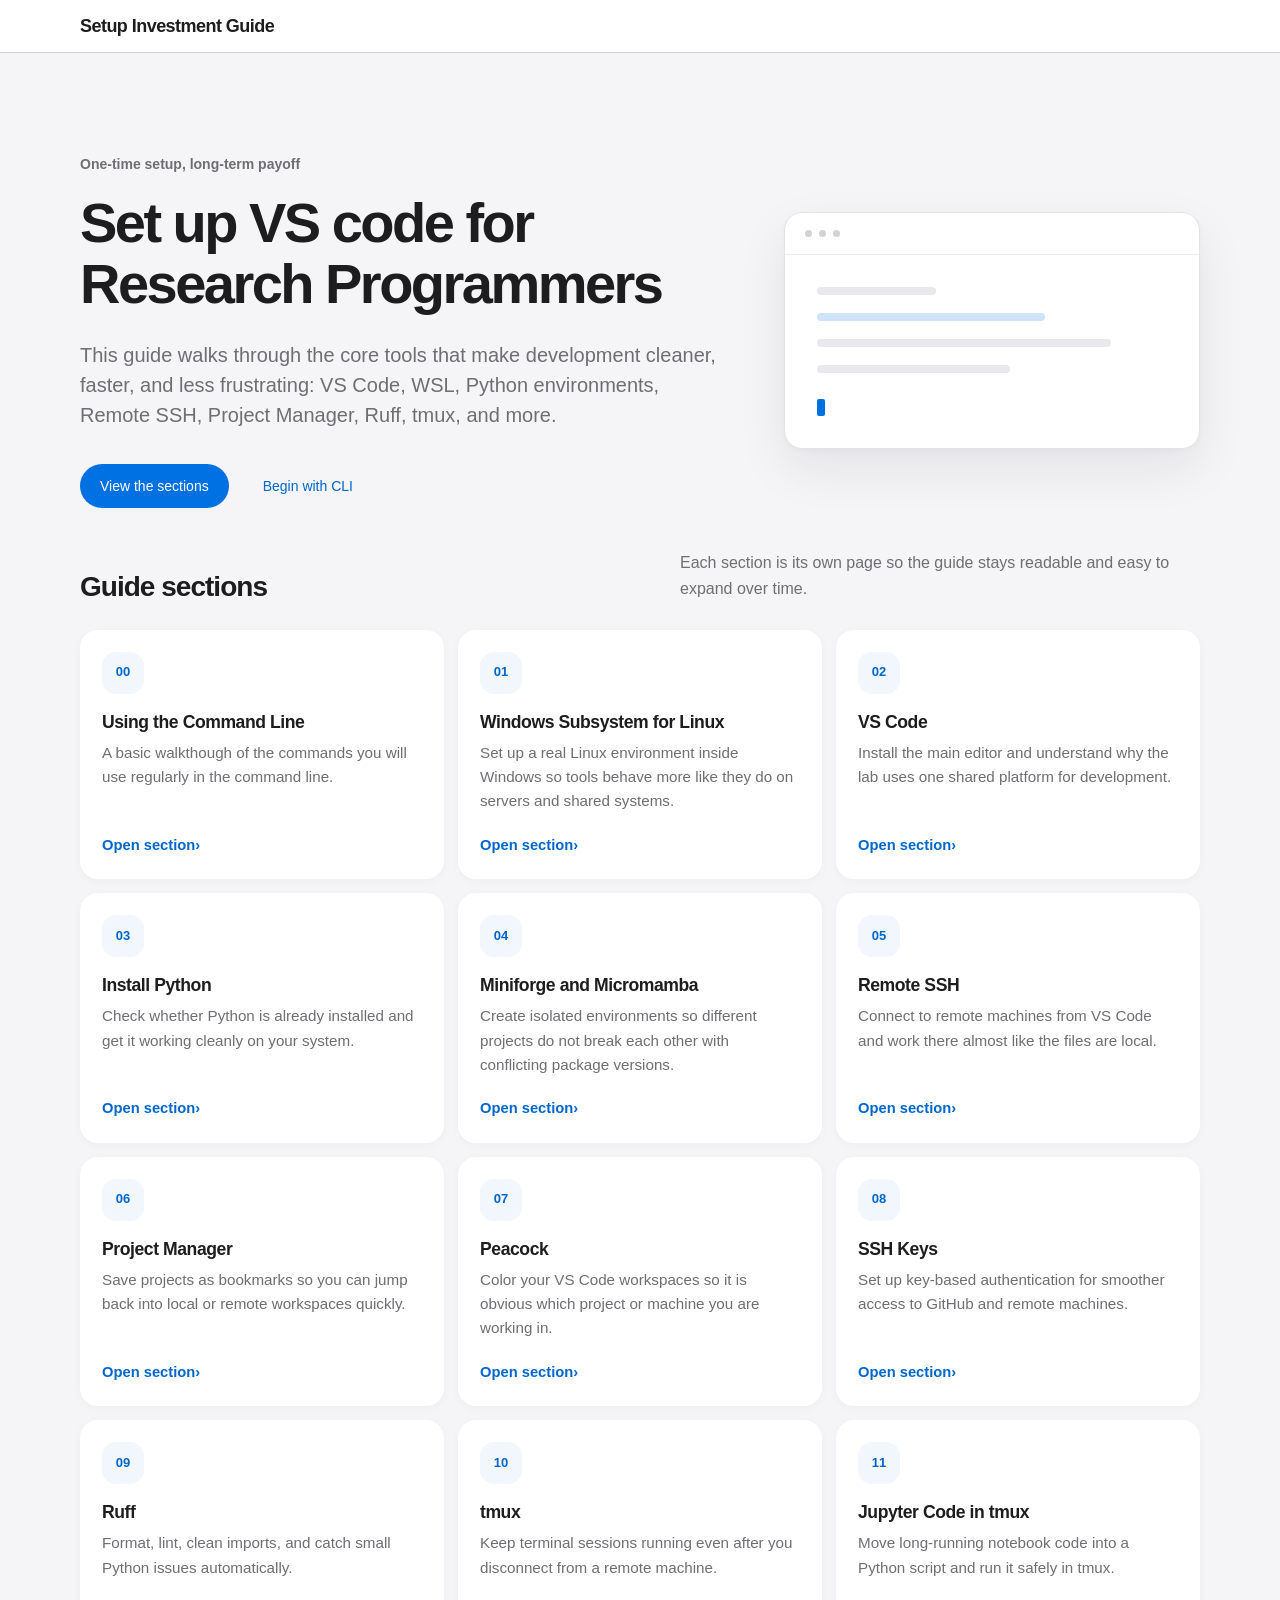
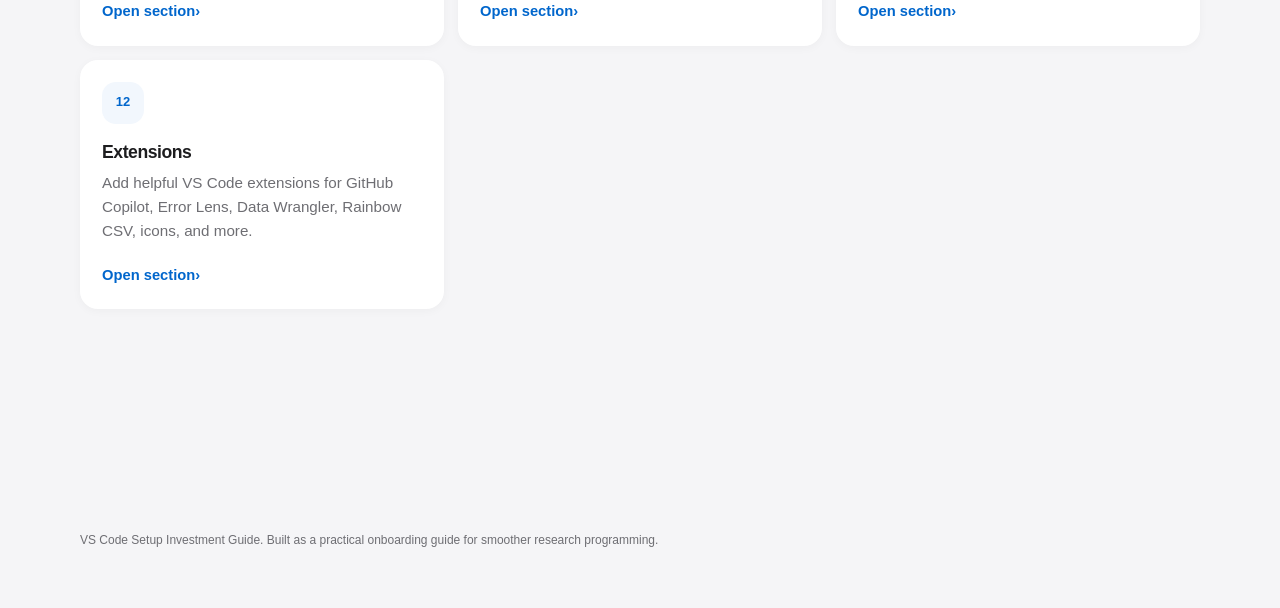
<file: index.html>
<!DOCTYPE html>
<html lang="en">

<head>
  <meta charset="UTF-8" />
  <meta name="viewport" content="width=device-width, initial-scale=1.0" />
  <title>VS Code Setup Investment Guide</title>
  <meta name="description"
    content="A practical setup guide for VS Code, WSL, Python environments, Remote SSH, Ruff, tmux, and other tools that make programming smoother." />

  <style>
    :root {
      --bg: #0f172a;
      --bg-soft: #111827;
      --card: #ffffff;
      --card-soft: #f8fafc;
      --text: #0f172a;
      --muted: #64748b;
      --white: #ffffff;
      --accent: #38bdf8;
      --accent-dark: #0284c7;
      --accent-soft: #e0f2fe;
      --border: #e2e8f0;
      --shadow: 0 20px 50px rgba(15, 23, 42, 0.16);
      --radius: 22px;
      --max-width: 1120px;
    }

    * {
      box-sizing: border-box;
    }

    html {
      scroll-behavior: smooth;
    }

    body {
      margin: 0;
      font-family:
        Inter, ui-sans-serif, system-ui, -apple-system, BlinkMacSystemFont,
        "Segoe UI", sans-serif;
      background: #f8fafc;
      color: var(--text);
      line-height: 1.6;
    }

    a {
      color: inherit;
      text-decoration: none;
    }

    .page {
      min-height: 100vh;
      background:
        radial-gradient(circle at top left, rgba(56, 189, 248, 0.28), transparent 32rem),
        linear-gradient(180deg, #0f172a 0%, #111827 42%, #f8fafc 42%, #f8fafc 100%);
    }

    .container {
      width: min(100% - 32px, var(--max-width));
      margin: 0 auto;
    }

    .site-header {
      padding: 24px 0;
      color: var(--white);
    }

    .nav {
      display: flex;
      align-items: center;
      justify-content: space-between;
      gap: 24px;
    }

    .brand {
      display: flex;
      align-items: center;
      gap: 12px;
      font-weight: 800;
      letter-spacing: -0.03em;
    }

    .brand-mark {
      width: 42px;
      height: 42px;
      display: grid;
      place-items: center;
      border-radius: 14px;
      background: rgba(255, 255, 255, 0.12);
      border: 1px solid rgba(255, 255, 255, 0.22);
      color: var(--accent);
      font-weight: 900;
    }

    .nav-links {
      display: flex;
      align-items: center;
      gap: 18px;
      font-size: 0.95rem;
      color: rgba(255, 255, 255, 0.78);
    }

    .nav-links a:hover {
      color: var(--white);
    }

    .hero {
      color: var(--white);
      padding: 64px 0 84px;
    }

    .hero-grid {
      display: grid;
      grid-template-columns: minmax(0, 1.35fr) minmax(320px, 0.65fr);
      gap: 36px;
      align-items: center;
    }

    .eyebrow {
      display: inline-flex;
      align-items: center;
      gap: 10px;
      padding: 8px 12px;
      margin-bottom: 20px;
      border-radius: 999px;
      color: #bae6fd;
      background: rgba(14, 165, 233, 0.12);
      border: 1px solid rgba(186, 230, 253, 0.22);
      font-size: 0.9rem;
      font-weight: 700;
    }

    .eyebrow-dot {
      width: 9px;
      height: 9px;
      border-radius: 999px;
      background: var(--accent);
      box-shadow: 0 0 18px rgba(56, 189, 248, 0.8);
    }

    h1 {
      margin: 0;
      font-size: clamp(2.6rem, 7vw, 5.6rem);
      line-height: 0.95;
      letter-spacing: -0.075em;
      max-width: 850px;
    }

    .hero p {
      max-width: 720px;
      margin: 26px 0 0;
      color: rgba(255, 255, 255, 0.76);
      font-size: clamp(1.05rem, 2vw, 1.25rem);
    }

    .hero-actions {
      display: flex;
      flex-wrap: wrap;
      gap: 14px;
      margin-top: 34px;
    }

    .button {
      display: inline-flex;
      align-items: center;
      justify-content: center;
      min-height: 48px;
      padding: 0 20px;
      border-radius: 999px;
      font-weight: 800;
      transition:
        transform 160ms ease,
        box-shadow 160ms ease,
        background 160ms ease;
    }

    .button:hover {
      transform: translateY(-2px);
    }

    .button-primary {
      background: var(--accent);
      color: #082f49;
      box-shadow: 0 14px 32px rgba(56, 189, 248, 0.28);
    }

    .button-primary:hover {
      background: #7dd3fc;
    }

    .button-secondary {
      color: var(--white);
      background: rgba(255, 255, 255, 0.08);
      border: 1px solid rgba(255, 255, 255, 0.2);
    }

    .hero-card {
      background: rgba(255, 255, 255, 0.08);
      border: 1px solid rgba(255, 255, 255, 0.16);
      border-radius: var(--radius);
      padding: 24px;
      box-shadow: 0 22px 60px rgba(0, 0, 0, 0.22);
      backdrop-filter: blur(16px);
    }

    .hero-card h2 {
      margin: 0 0 16px;
      color: var(--white);
      font-size: 1.2rem;
      letter-spacing: -0.03em;
    }

    .setup-list {
      display: grid;
      gap: 12px;
      margin: 0;
      padding: 0;
      list-style: none;
    }

    .setup-list li {
      display: flex;
      align-items: center;
      gap: 12px;
      color: rgba(255, 255, 255, 0.78);
      font-size: 0.95rem;
    }

    .check {
      width: 24px;
      height: 24px;
      flex: 0 0 24px;
      display: grid;
      place-items: center;
      border-radius: 999px;
      background: rgba(56, 189, 248, 0.16);
      color: #7dd3fc;
      font-weight: 900;
      font-size: 0.82rem;
    }

    main {
      padding-bottom: 72px;
    }

    .section {
      margin-top: -38px;
      position: relative;
      z-index: 5;
    }

    .panel {
      background: var(--card);
      border: 1px solid var(--border);
      border-radius: var(--radius);
      box-shadow: var(--shadow);
      padding: clamp(24px, 4vw, 42px);
    }

    .section-heading {
      display: flex;
      justify-content: space-between;
      align-items: end;
      gap: 24px;
      margin-bottom: 28px;
    }

    .section-heading h2 {
      margin: 0;
      font-size: clamp(1.7rem, 3vw, 2.4rem);
      letter-spacing: -0.055em;
      line-height: 1.05;
    }

    .section-heading p {
      max-width: 520px;
      margin: 0;
      color: var(--muted);
    }

    .cards {
      display: grid;
      grid-template-columns: repeat(3, minmax(0, 1fr));
      gap: 18px;
    }

    .card {
      display: flex;
      flex-direction: column;
      min-height: 220px;
      padding: 22px;
      border: 1px solid var(--border);
      border-radius: 18px;
      background:
        linear-gradient(180deg, #ffffff 0%, #f8fafc 100%);
      transition:
        transform 160ms ease,
        box-shadow 160ms ease,
        border-color 160ms ease;
    }

    .card:hover {
      transform: translateY(-4px);
      border-color: #bae6fd;
      box-shadow: 0 16px 34px rgba(15, 23, 42, 0.1);
    }

    .card-number {
      width: 42px;
      height: 42px;
      display: grid;
      place-items: center;
      margin-bottom: 18px;
      border-radius: 14px;
      background: var(--accent-soft);
      color: var(--accent-dark);
      font-weight: 900;
    }

    .card h3 {
      margin: 0 0 8px;
      font-size: 1.1rem;
      letter-spacing: -0.025em;
      line-height: 1.2;
    }

    .card p {
      margin: 0;
      color: var(--muted);
      font-size: 0.95rem;
    }

    .card-link {
      margin-top: auto;
      padding-top: 20px;
      color: var(--accent-dark);
      font-weight: 800;
      font-size: 0.92rem;
    }

    .note {
      margin-top: 28px;
      padding: 18px 20px;
      border-radius: 18px;
      background: #ecfeff;
      border: 1px solid #a5f3fc;
      color: #155e75;
    }

    .note strong {
      color: #164e63;
    }

    .why {
      margin-top: 36px;
      display: grid;
      grid-template-columns: repeat(3, minmax(0, 1fr));
      gap: 18px;
    }

    .why-item {
      padding: 22px;
      border-radius: 18px;
      background: var(--card-soft);
      border: 1px solid var(--border);
    }

    .why-item h3 {
      margin: 0 0 8px;
      font-size: 1rem;
      letter-spacing: -0.025em;
    }

    .why-item p {
      margin: 0;
      color: var(--muted);
      font-size: 0.95rem;
    }

    .footer {
      padding: 38px 0 46px;
      color: #64748b;
      text-align: center;
      font-size: 0.95rem;
    }

    @media (max-width: 900px) {
      .hero-grid {
        grid-template-columns: 1fr;
      }

      .cards,
      .why {
        grid-template-columns: repeat(2, minmax(0, 1fr));
      }

      .section-heading {
        align-items: start;
        flex-direction: column;
      }
    }

    @media (max-width: 640px) {
      .nav {
        align-items: flex-start;
        flex-direction: column;
      }

      .nav-links {
        flex-wrap: wrap;
      }

      .hero {
        padding-top: 42px;
      }

      .cards,
      .why {
        grid-template-columns: 1fr;
      }

      .card {
        min-height: auto;
      }
    }
  </style>
  <link rel="stylesheet" href="style.css" />
</head>

<body>
  <div class="page">
    <header class="site-header">
      <div class="container nav">
        <a href="index.html" class="brand" aria-label="VS Code Setup Guide home">
          <span class="brand-mark">VS</span>
          <span>Setup Investment Guide</span>
        </a>

        <nav class="nav-links" aria-label="Main navigation">
          <a href="#sections">Sections</a>
          <a href="sections/01-wsl.html">Start guide</a>
        </nav>
      </div>
    </header>

    <section class="hero">
      <div class="container hero-grid">
        <div>
          <div class="eyebrow">
            <span class="eyebrow-dot"></span>
            One-time setup, long-term payoff
          </div>

          <h1>Set up VS code for Research Programmers</h1>

          <p>
            This guide walks through the core tools that make development cleaner,
            faster, and less frustrating: VS Code, WSL, Python environments,
            Remote SSH, Project Manager, Ruff, tmux, and more.
          </p>

          <div class="hero-actions">
            <a class="button button-primary" href="#sections">View the sections</a>
            <a class="button button-secondary" href="sections/00-command-line.html">Begin with CLI</a>
          </div>
        </div>

        <div class="hero-visual" aria-hidden="true">
          <div class="visual-header"><span></span><span></span><span></span></div>
          <div class="visual-body">
            <div class="visual-line visual-line-short"></div>
            <div class="visual-line visual-line-blue"></div>
            <div class="visual-line visual-line-long"></div>
            <div class="visual-line visual-line-medium"></div>
            <div class="visual-cursor"></div>
          </div>
        </div>
      </div>
    </section>

    <main>
      <section class="section" id="sections">
        <div class="container">
          <div class="panel">
            <div class="section-heading">
              <div>
                <h2>Guide sections</h2>
              </div>
              <p>
                Each section is its own page so the guide stays readable and easy
                to expand over time.
              </p>
            </div>

            <div class="cards">
              <a class="card" href="sections/00-command-line.html">
                <span class="card-number">00</span>
                <h3>Using the Command Line</h3>
                <p>
                  A basic walkthough of the commands you will use regularly in the command line.
                </p>
                <span class="card-link">Open section</span>
              </a>

              <a class="card" href="sections/01-wsl.html">
                <span class="card-number">01</span>
                <h3>Windows Subsystem for Linux</h3>
                <p>
                  Set up a real Linux environment inside Windows so tools behave
                  more like they do on servers and shared systems.
                </p>
                <span class="card-link">Open section</span>
              </a>

              <a class="card" href="sections/02-vscode.html">
                <span class="card-number">02</span>
                <h3>VS Code</h3>
                <p>
                  Install the main editor and understand why the lab uses one
                  shared platform for development.
                </p>
                <span class="card-link">Open section</span>
              </a>

              <a class="card" href="sections/03-python.html">
                <span class="card-number">03</span>
                <h3>Install Python</h3>
                <p>
                  Check whether Python is already installed and get it working
                  cleanly on your system.
                </p>
                <span class="card-link">Open section</span>
              </a>

              <a class="card" href="sections/04-environments.html">
                <span class="card-number">04</span>
                <h3>Miniforge and Micromamba</h3>
                <p>
                  Create isolated environments so different projects do not break
                  each other with conflicting package versions.
                </p>
                <span class="card-link">Open section</span>
              </a>

              <a class="card" href="sections/05-remote-ssh.html">
                <span class="card-number">05</span>
                <h3>Remote SSH</h3>
                <p>
                  Connect to remote machines from VS Code and work there almost
                  like the files are local.
                </p>
                <span class="card-link">Open section</span>
              </a>

              <a class="card" href="sections/06-project-manager.html">
                <span class="card-number">06</span>
                <h3>Project Manager</h3>
                <p>
                  Save projects as bookmarks so you can jump back into local or
                  remote workspaces quickly.
                </p>
                <span class="card-link">Open section</span>
              </a>

              <a class="card" href="sections/07-peacock.html">
                <span class="card-number">07</span>
                <h3>Peacock</h3>
                <p>
                  Color your VS Code workspaces so it is obvious which project or
                  machine you are working in.
                </p>
                <span class="card-link">Open section</span>
              </a>

              <a class="card" href="sections/08-ssh-keys.html">
                <span class="card-number">08</span>
                <h3>SSH Keys</h3>
                <p>
                  Set up key-based authentication for smoother access to GitHub
                  and remote machines.
                </p>
                <span class="card-link">Open section</span>
              </a>

              <a class="card" href="sections/09-ruff.html">
                <span class="card-number">09</span>
                <h3>Ruff</h3>
                <p>
                  Format, lint, clean imports, and catch small Python issues
                  automatically.
                </p>
                <span class="card-link">Open section</span>
              </a>

              <a class="card" href="sections/10-tmux.html">
                <span class="card-number">10</span>
                <h3>tmux</h3>
                <p>
                  Keep terminal sessions running even after you disconnect from a
                  remote machine.
                </p>
                <span class="card-link">Open section</span>
              </a>

              <a class="card" href="sections/11-jupyter-tmux.html">
                <span class="card-number">11</span>
                <h3>Jupyter Code in tmux</h3>
                <p>
                  Move long-running notebook code into a Python script and run it
                  safely in tmux.
                </p>
                <span class="card-link">Open section</span>
              </a>

              <a class="card" href="sections/12-extensions.html">
                <span class="card-number">12</span>
                <h3>Extensions</h3>
                <p>
                  Add helpful VS Code extensions for GitHub Copilot, Error Lens,
                  Data Wrangler, Rainbow CSV, icons, and more.
                </p>
                <span class="card-link">Open section</span>
              </a>
            </div>
          </div>
        </div>
      </section>

    </main>

    <footer class="footer">
      <div class="container">
        <p>
          VS Code Setup Investment Guide. Built as a practical onboarding guide
          for smoother research programming.
        </p>
      </div>
    </footer>
  </div>
</body>

</html>
</file>
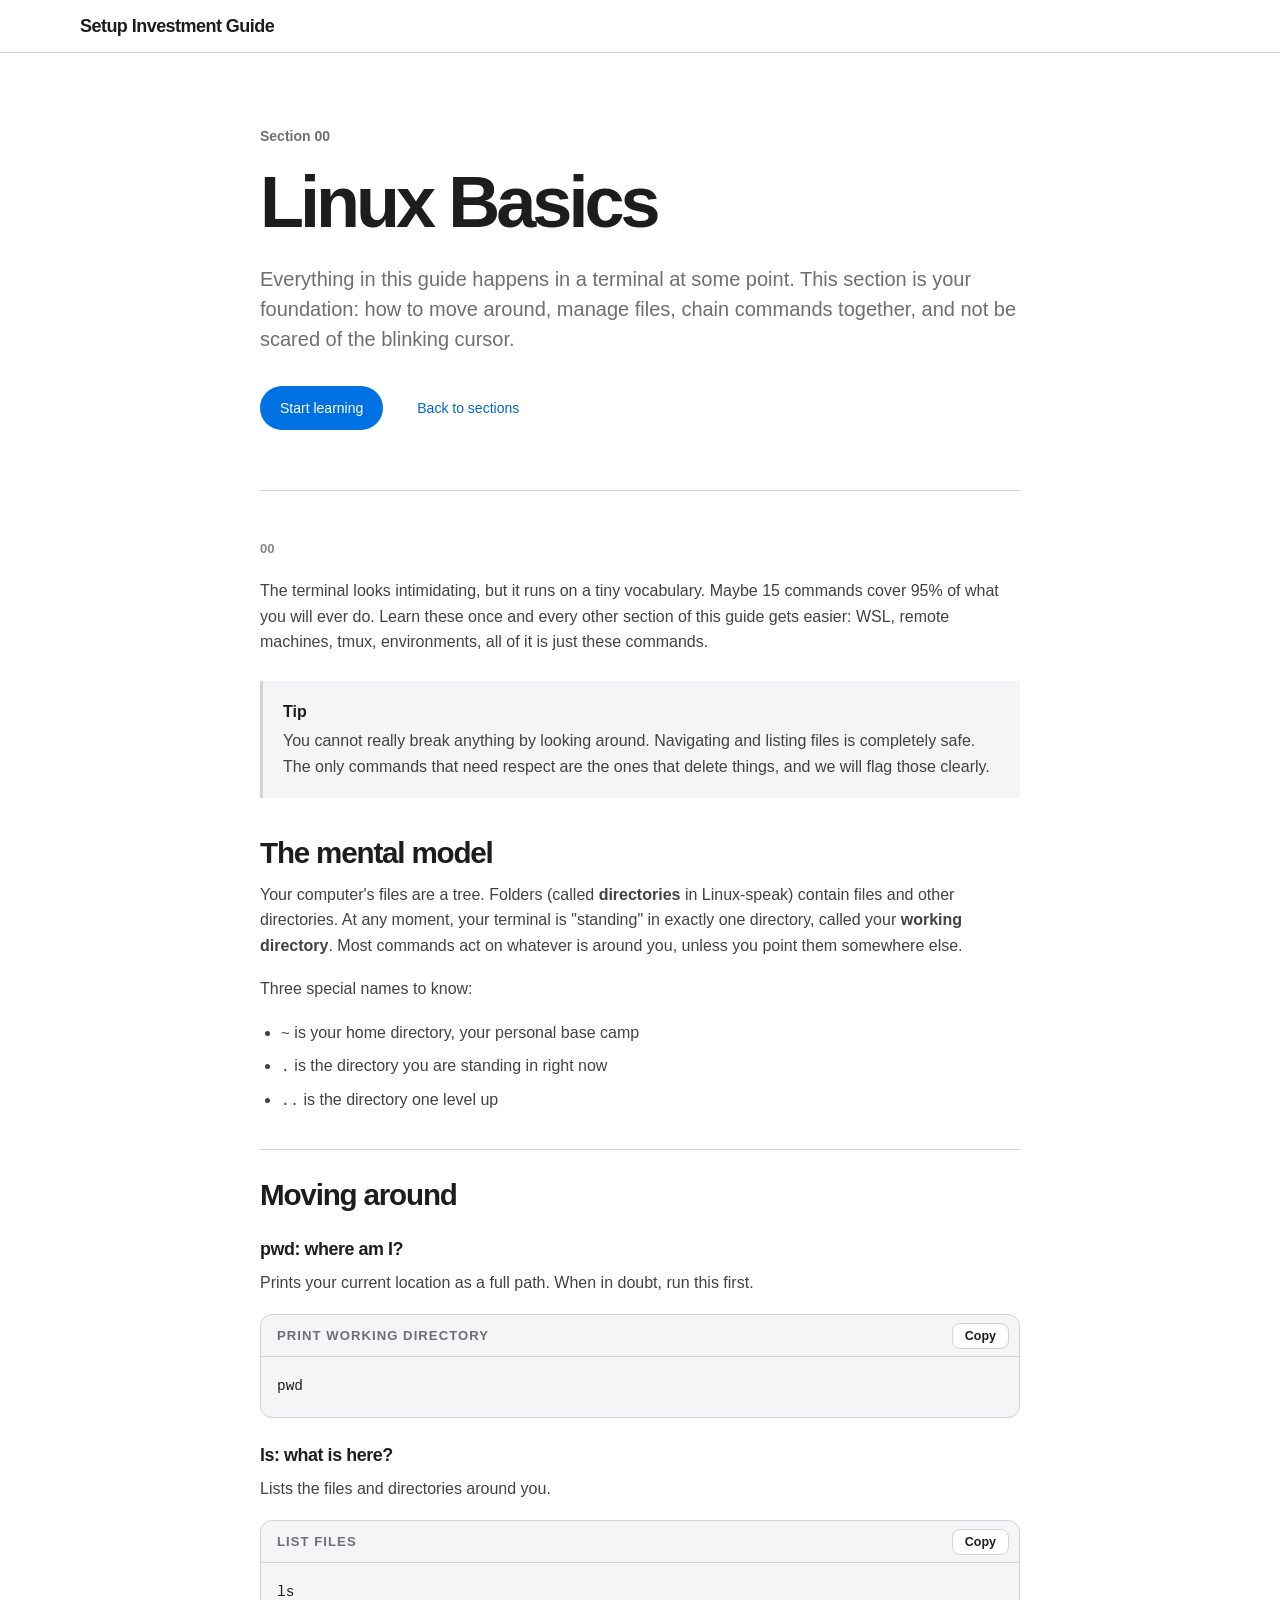
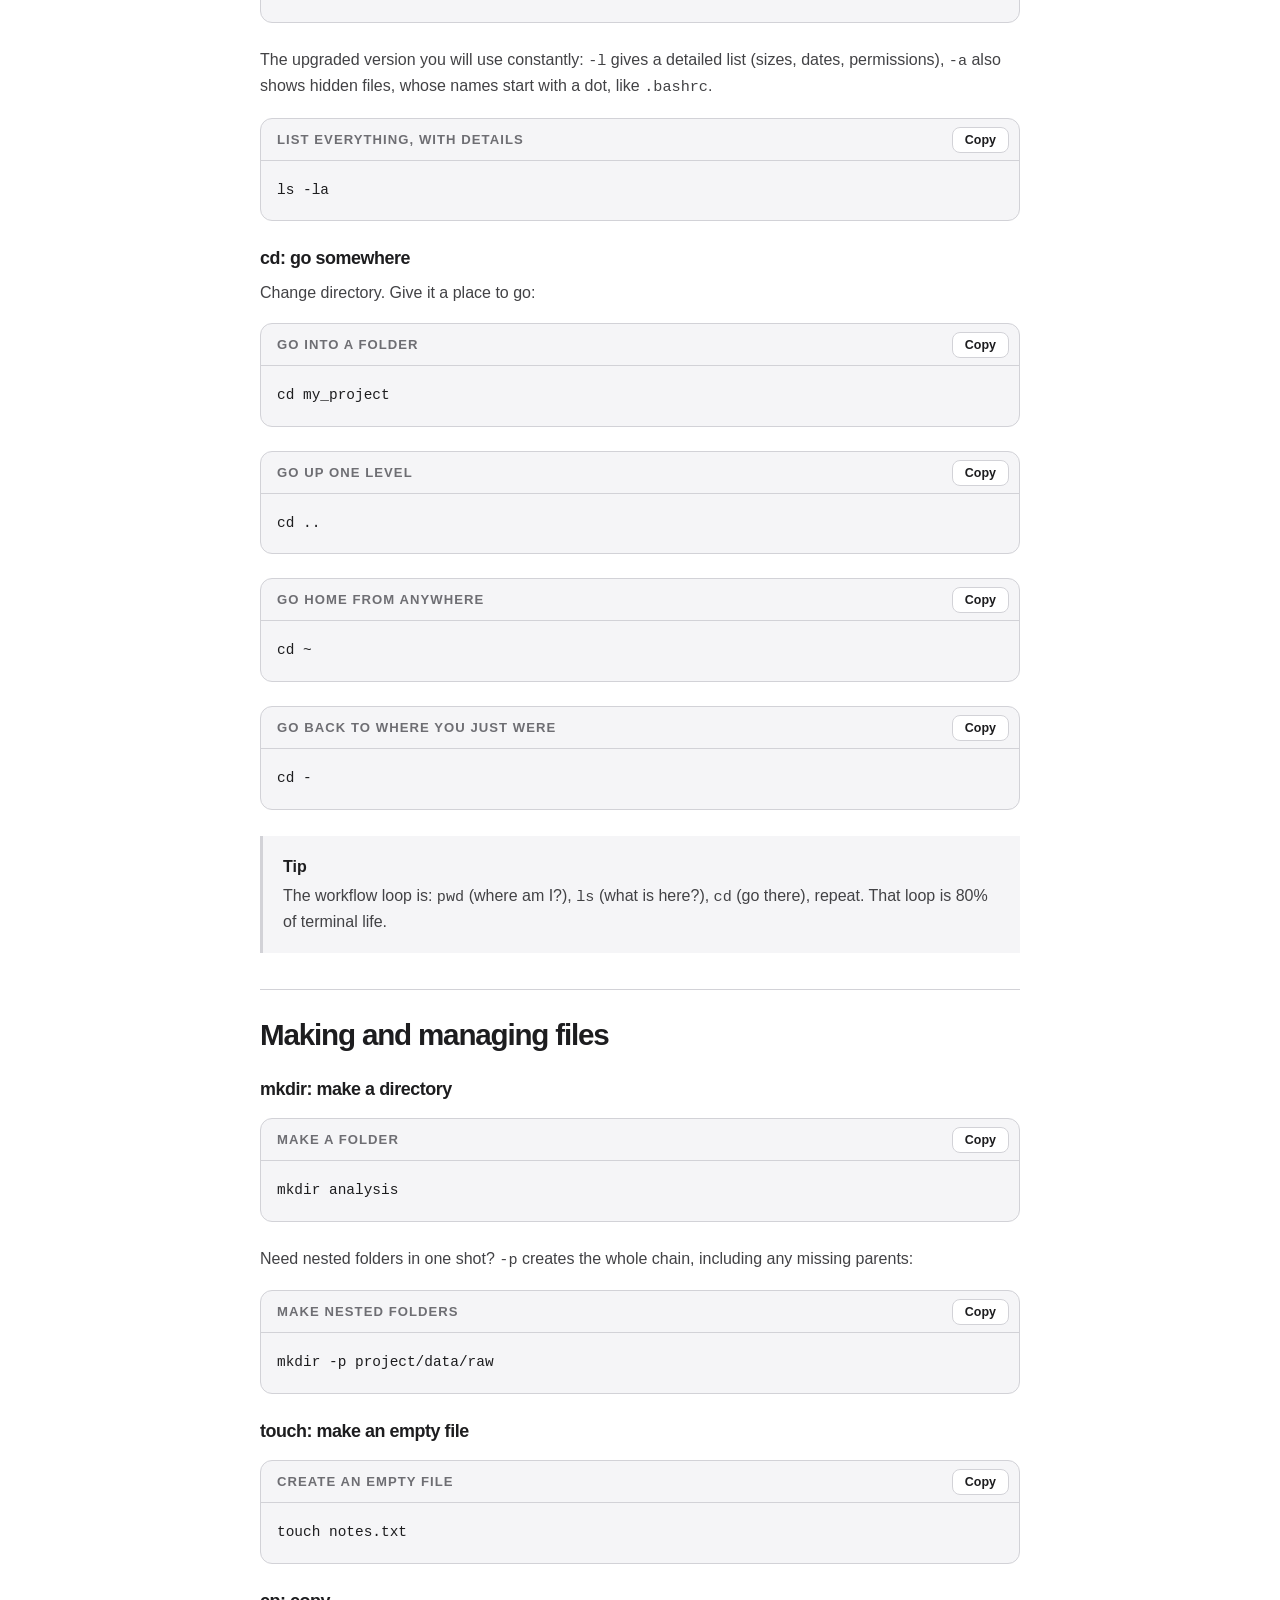
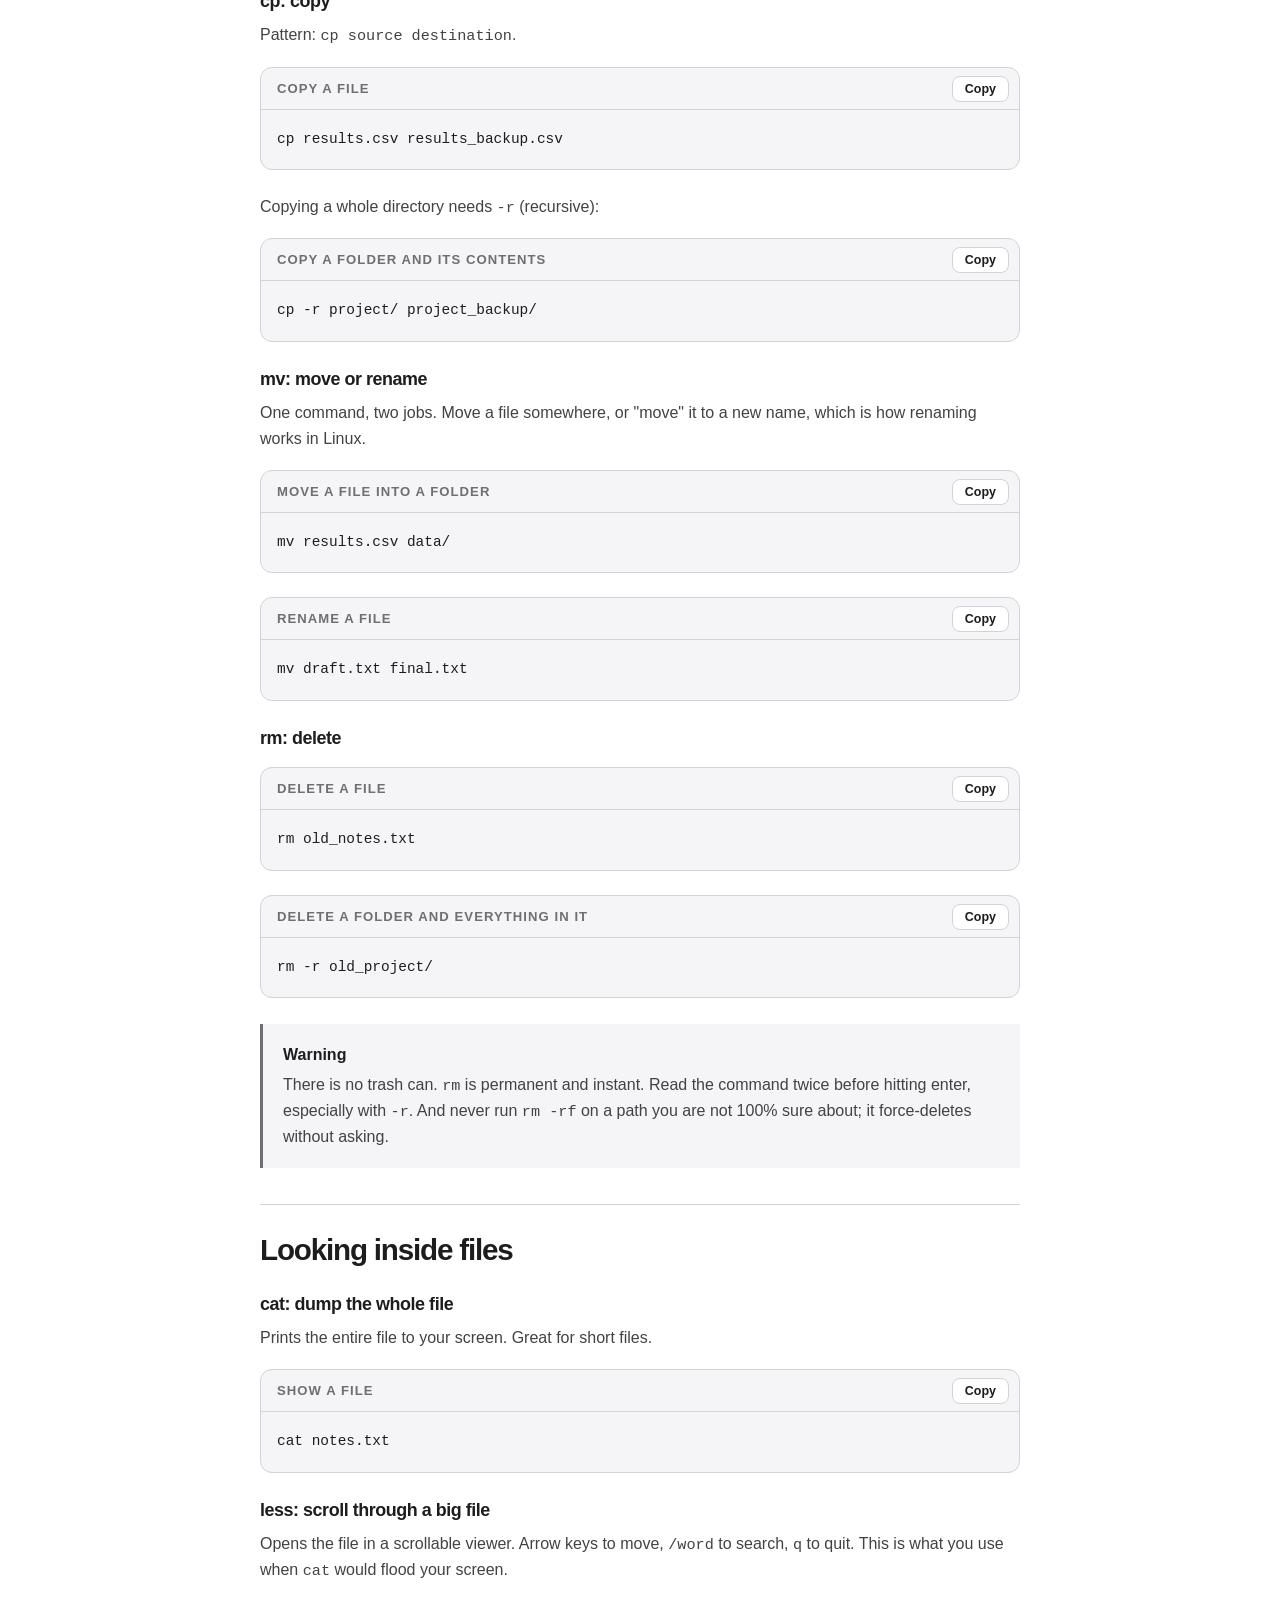
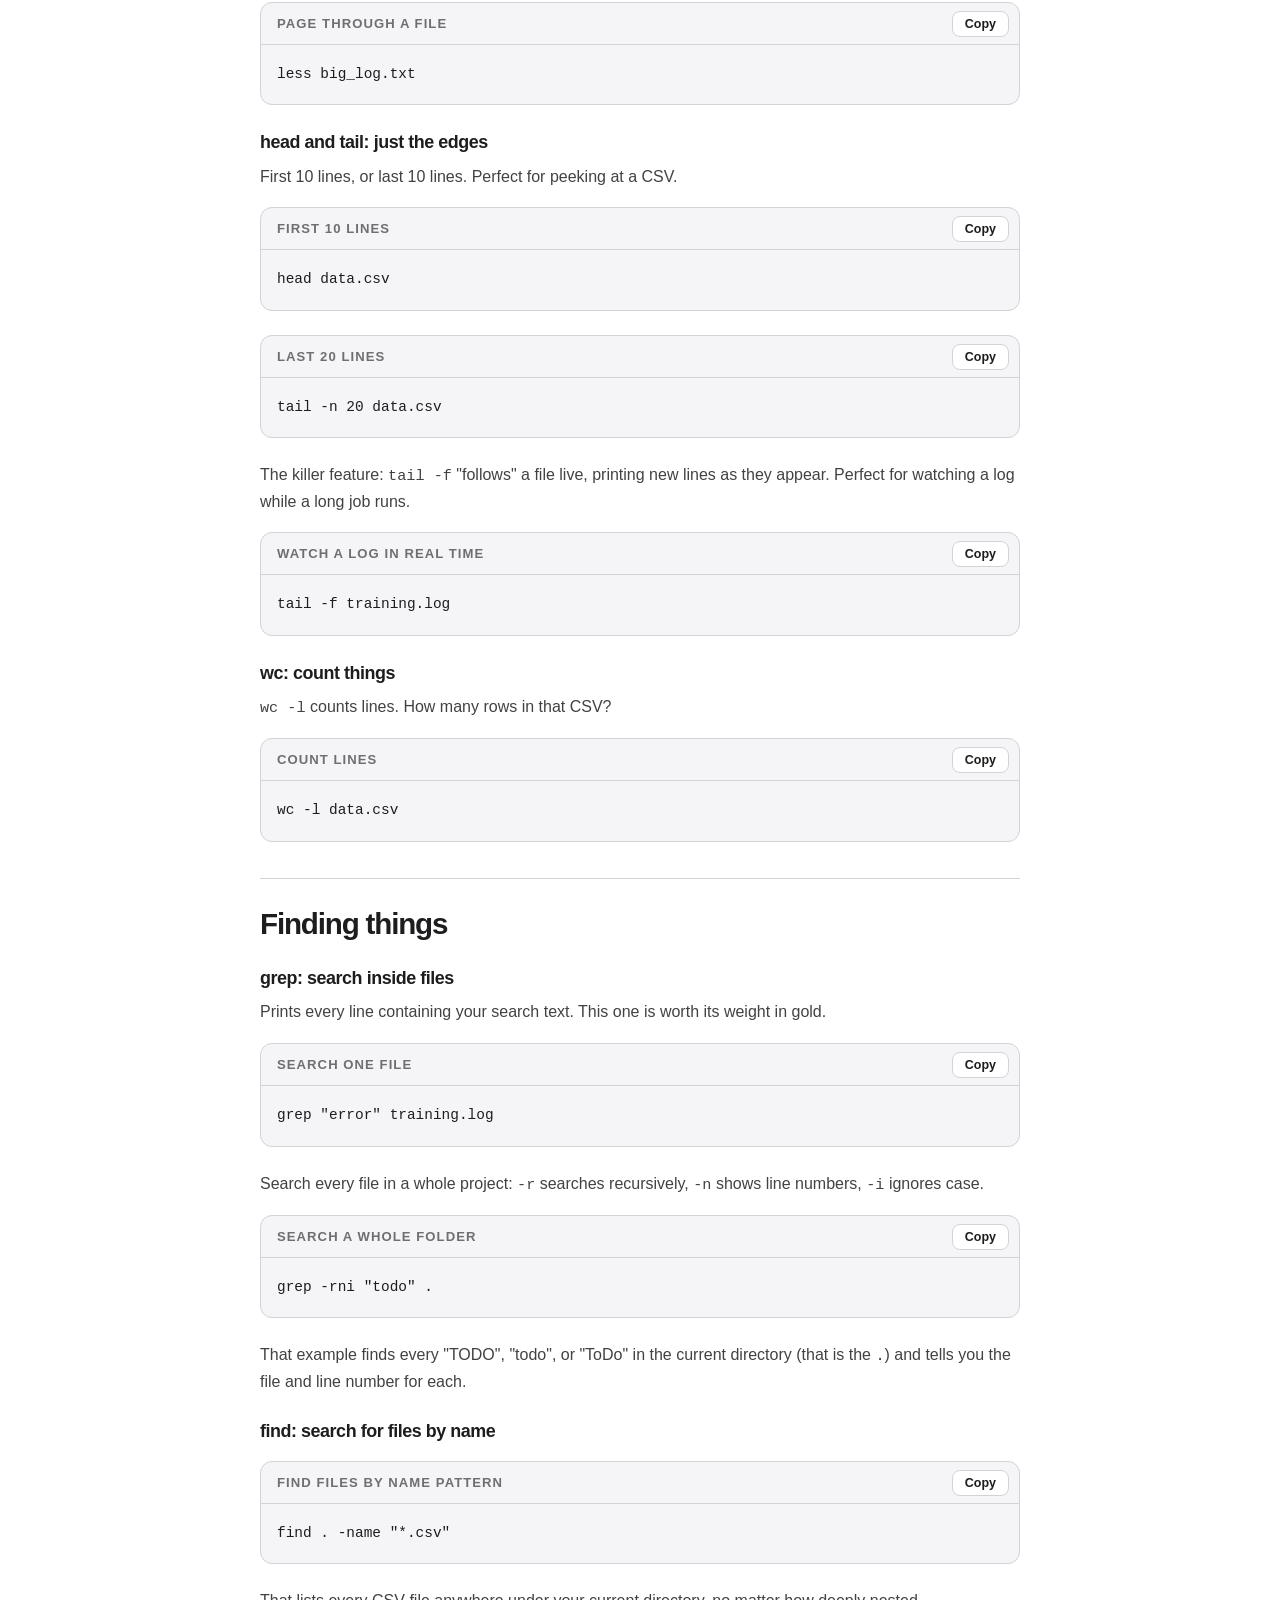
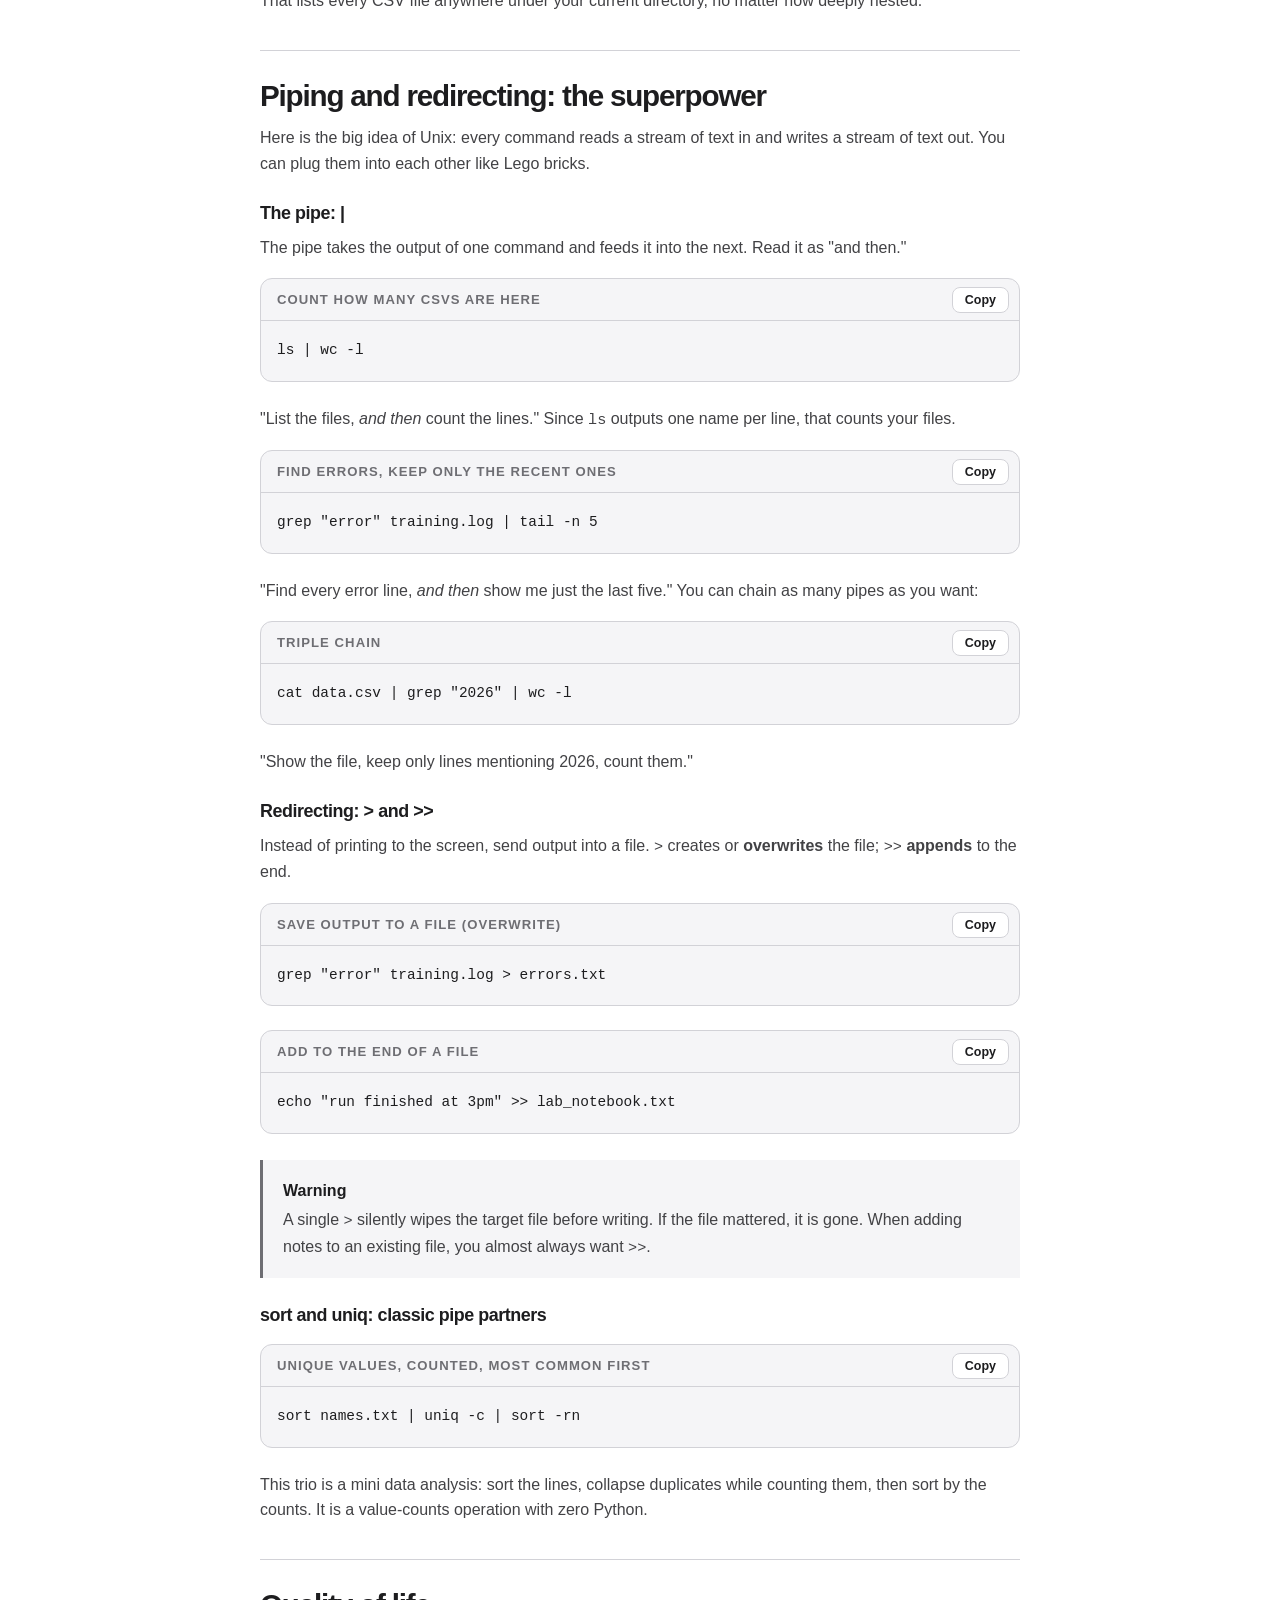
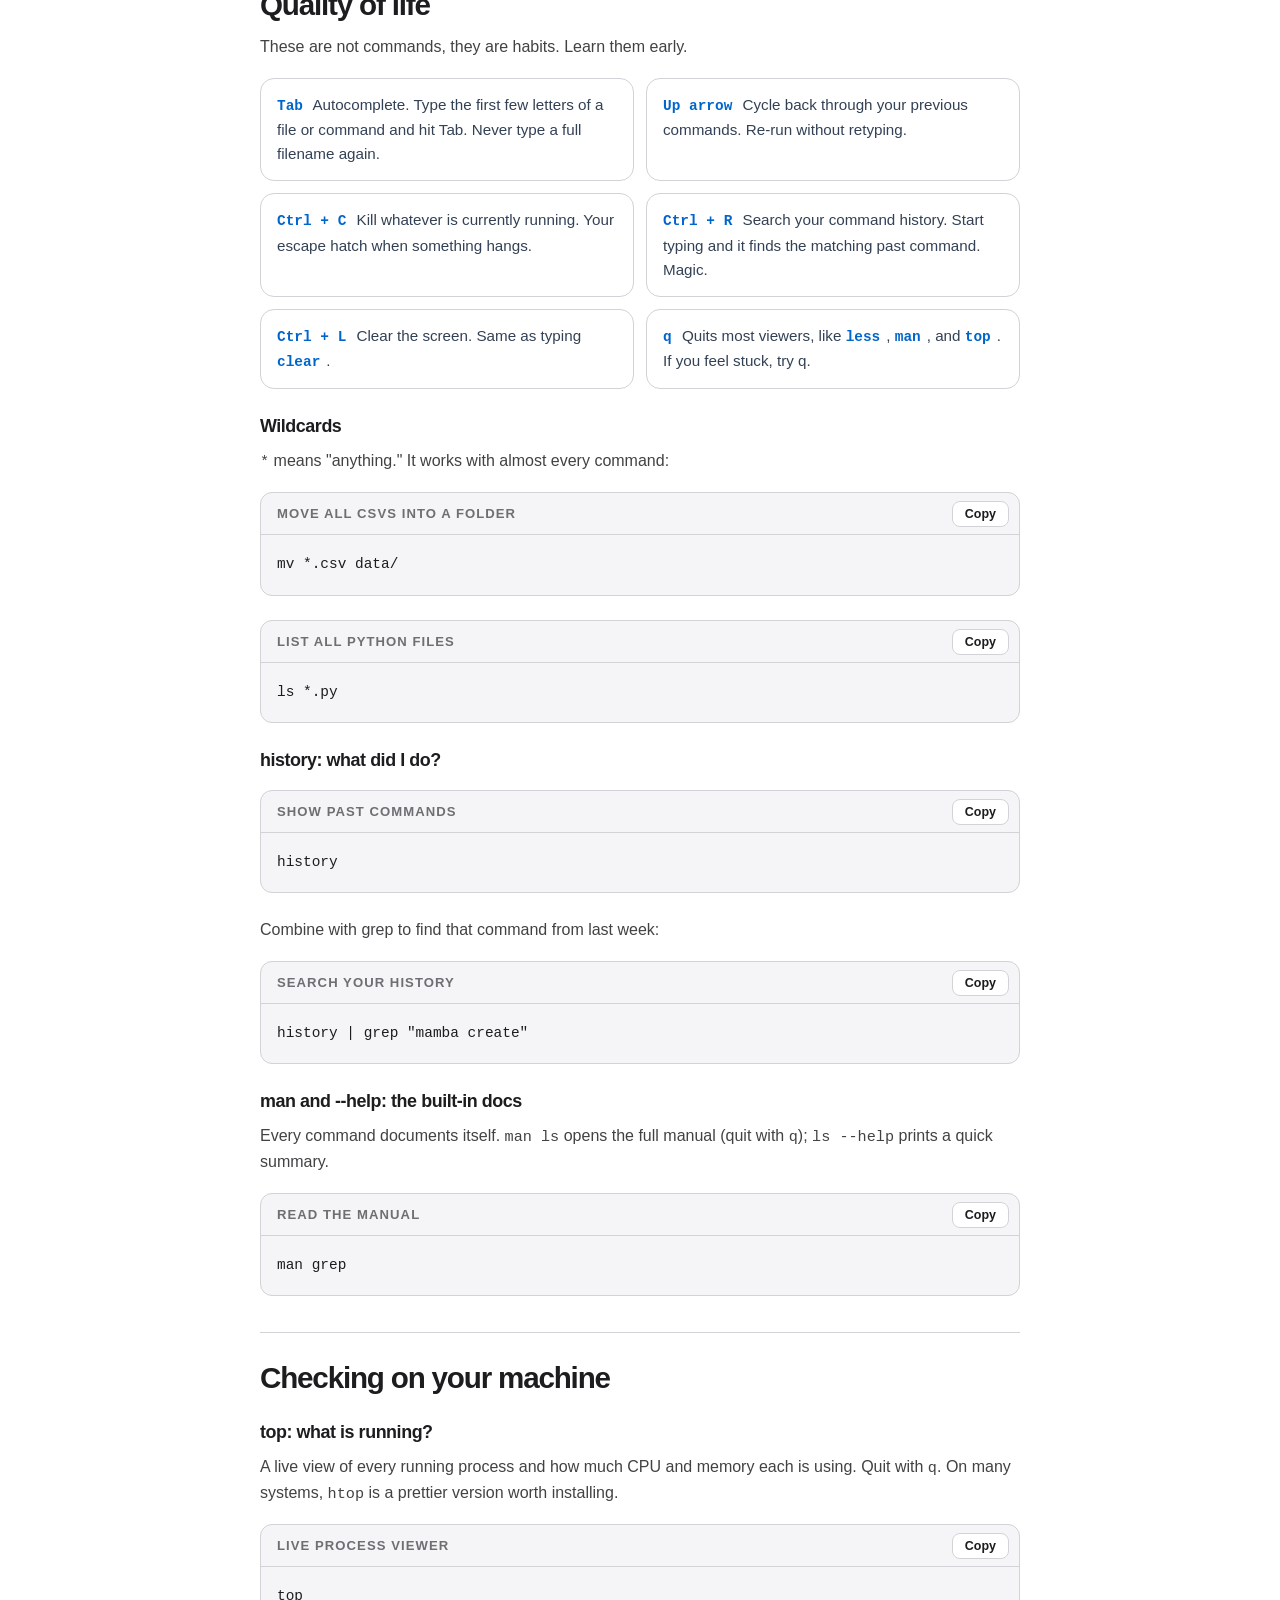
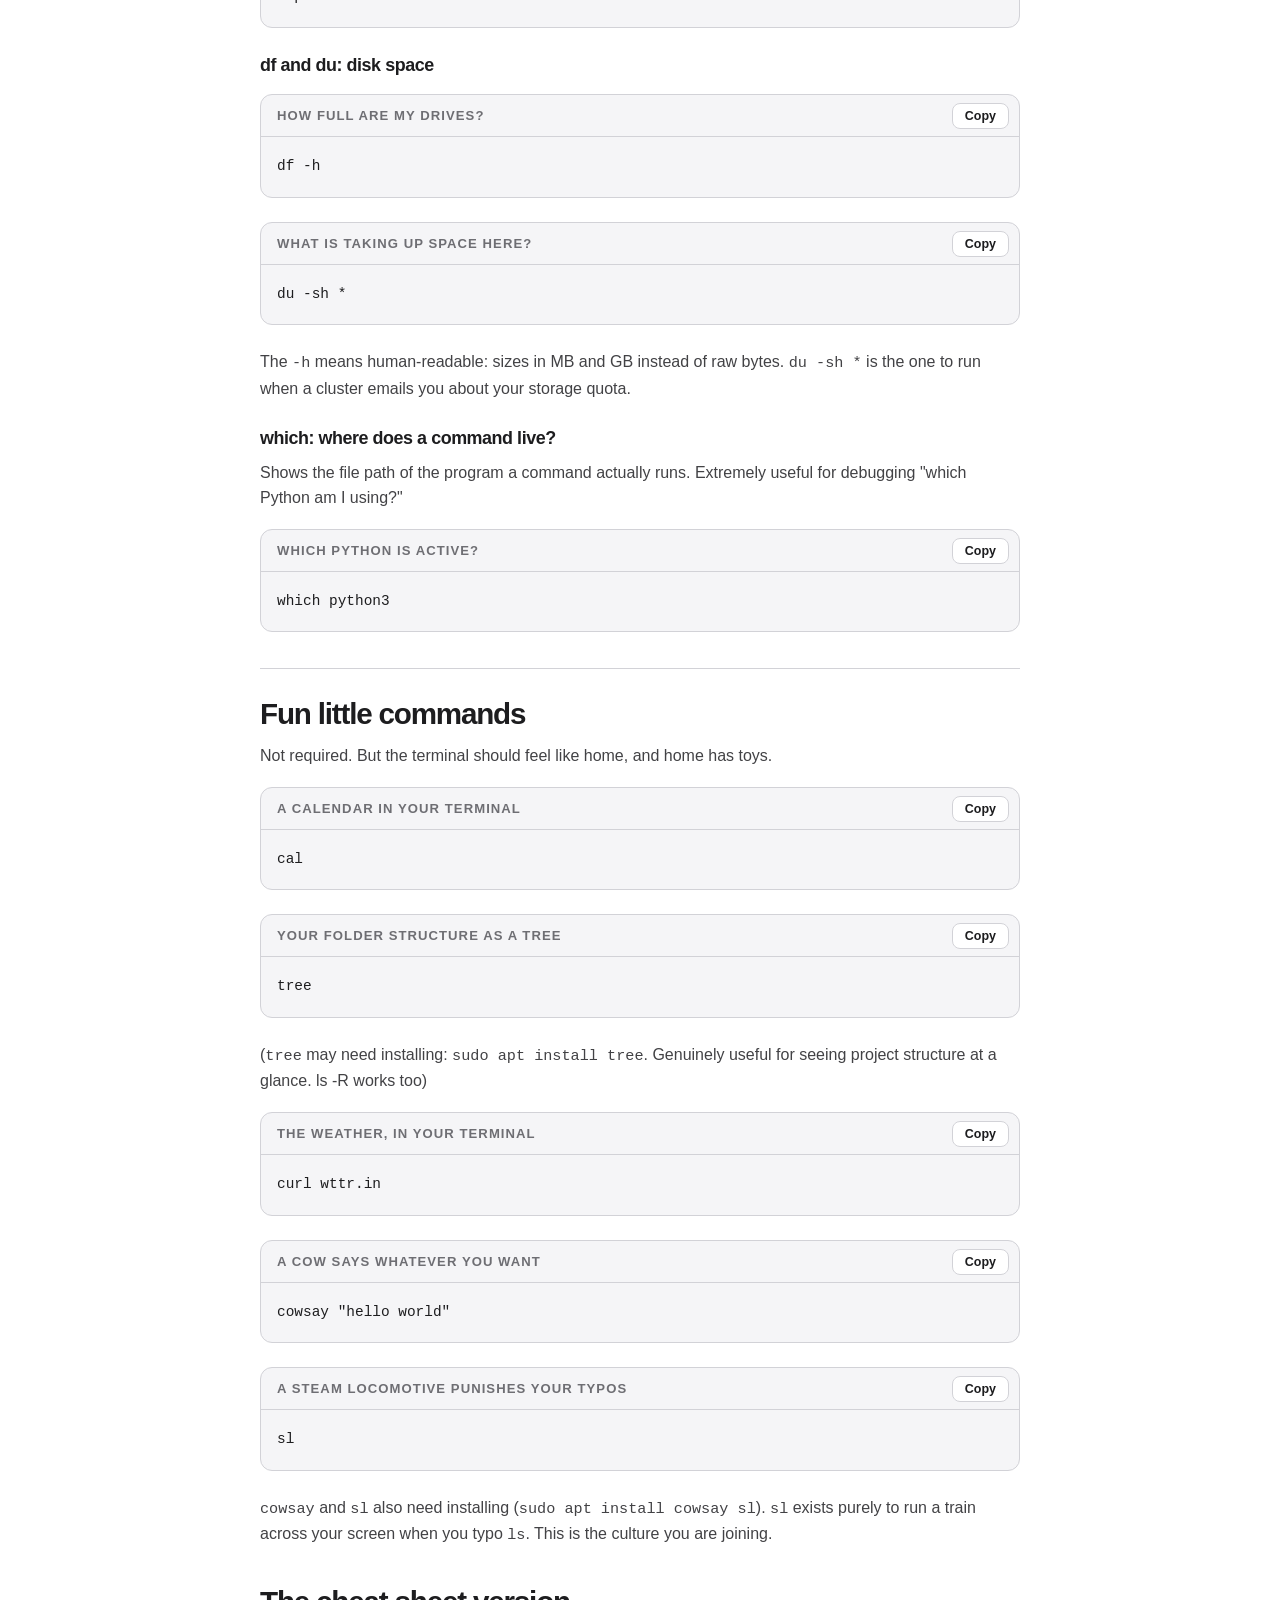
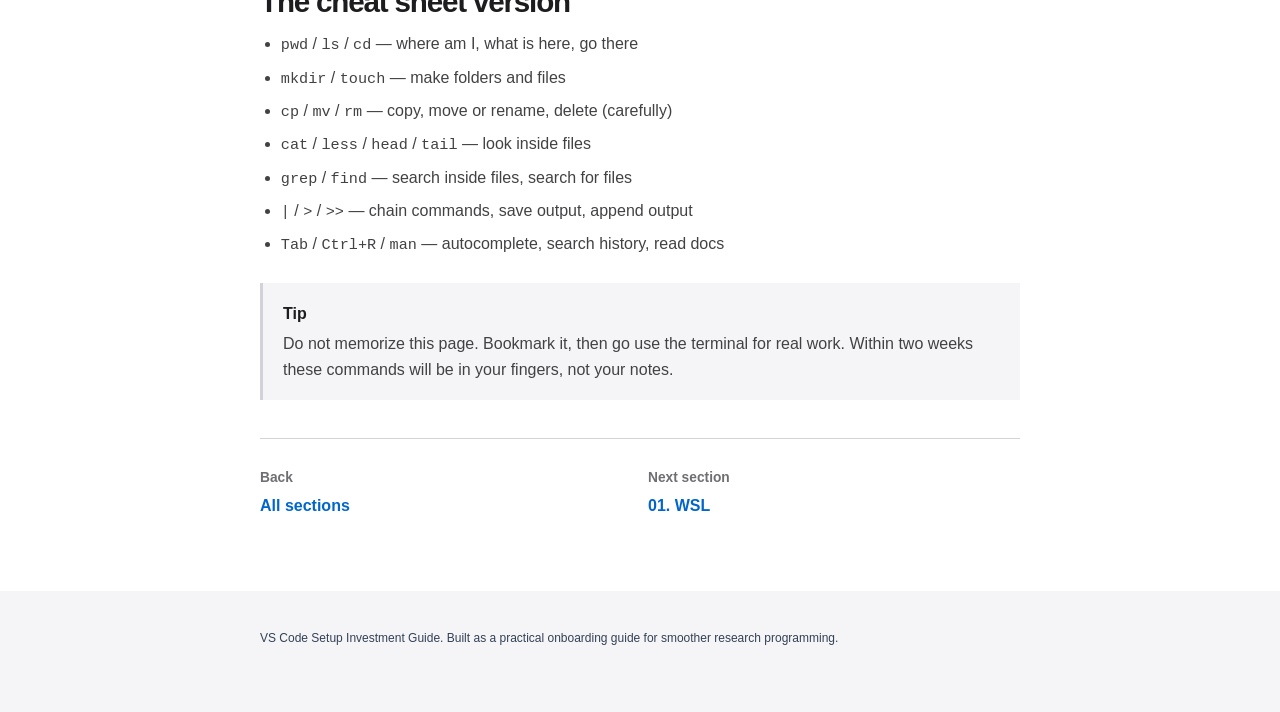
<file: sections/00-command-line.html>
<!DOCTYPE html>
<html lang="en">

<head>
  <meta charset="UTF-8" />
  <meta name="viewport" content="width=device-width, initial-scale=1.0" />
  <title>Linux Basics | VS Code Setup Investment Guide</title>
  <meta name="description"
    content="The essential Linux and Unix terminal commands: navigating, managing files, piping, redirecting, and a few fun ones." />

  <style>
    :root {
      --bg: #0f172a;
      --bg-soft: #111827;
      --card: #ffffff;
      --card-soft: #f8fafc;
      --text: #0f172a;
      --muted: #64748b;
      --white: #ffffff;
      --accent: #38bdf8;
      --accent-dark: #0284c7;
      --accent-soft: #e0f2fe;
      --border: #e2e8f0;
      --tip-bg: #ecfeff;
      --tip-border: #67e8f9;
      --tip-text: #155e75;
      --warning-bg: #fff7ed;
      --warning-border: #fdba74;
      --warning-text: #9a3412;
      --code-bg: #0f172a;
      --code-text: #e2e8f0;
      --shadow: 0 20px 50px rgba(15, 23, 42, 0.14);
      --radius: 22px;
      --max-width: 980px;
    }

    * {
      box-sizing: border-box;
    }

    html {
      scroll-behavior: smooth;
    }

    body {
      margin: 0;
      font-family:
        Inter, ui-sans-serif, system-ui, -apple-system, BlinkMacSystemFont,
        "Segoe UI", sans-serif;
      background: #f8fafc;
      color: var(--text);
      line-height: 1.65;
    }

    a {
      color: inherit;
      text-decoration: none;
    }

    code {
      font-family:
        "SFMono-Regular", Consolas, "Liberation Mono", Menlo, monospace;
      font-size: 0.95em;
    }

    .page {
      min-height: 100vh;
      background:
        radial-gradient(circle at top left, rgba(56, 189, 248, 0.28), transparent 30rem),
        linear-gradient(180deg, #0f172a 0%, #111827 34%, #f8fafc 34%, #f8fafc 100%);
    }

    .container {
      width: min(100% - 32px, var(--max-width));
      margin: 0 auto;
    }

    .site-header {
      padding: 24px 0;
      color: var(--white);
    }

    .nav {
      display: flex;
      align-items: center;
      justify-content: space-between;
      gap: 24px;
    }

    .brand {
      display: flex;
      align-items: center;
      gap: 12px;
      font-weight: 800;
      letter-spacing: -0.03em;
    }

    .brand-mark {
      width: 42px;
      height: 42px;
      display: grid;
      place-items: center;
      border-radius: 14px;
      background: rgba(255, 255, 255, 0.12);
      border: 1px solid rgba(255, 255, 255, 0.22);
      color: var(--accent);
      font-weight: 900;
    }

    .nav-links {
      display: flex;
      align-items: center;
      gap: 18px;
      font-size: 0.95rem;
      color: rgba(255, 255, 255, 0.78);
    }

    .nav-links a:hover {
      color: var(--white);
    }

    .hero {
      color: var(--white);
      padding: 56px 0 72px;
    }

    .eyebrow {
      display: inline-flex;
      align-items: center;
      gap: 10px;
      padding: 8px 12px;
      margin-bottom: 20px;
      border-radius: 999px;
      color: #bae6fd;
      background: rgba(14, 165, 233, 0.12);
      border: 1px solid rgba(186, 230, 253, 0.22);
      font-size: 0.9rem;
      font-weight: 700;
    }

    .eyebrow-dot {
      width: 9px;
      height: 9px;
      border-radius: 999px;
      background: var(--accent);
      box-shadow: 0 0 18px rgba(56, 189, 248, 0.8);
    }

    h1 {
      margin: 0;
      max-width: 860px;
      font-size: clamp(2.4rem, 6vw, 4.8rem);
      line-height: 0.98;
      letter-spacing: -0.07em;
    }

    .hero p {
      max-width: 780px;
      margin: 24px 0 0;
      color: rgba(255, 255, 255, 0.76);
      font-size: clamp(1.05rem, 2vw, 1.22rem);
    }

    .hero-actions {
      display: flex;
      flex-wrap: wrap;
      gap: 14px;
      margin-top: 32px;
    }

    .button {
      display: inline-flex;
      align-items: center;
      justify-content: center;
      min-height: 48px;
      padding: 0 20px;
      border-radius: 999px;
      font-weight: 800;
      transition:
        transform 160ms ease,
        box-shadow 160ms ease,
        background 160ms ease;
    }

    .button:hover {
      transform: translateY(-2px);
    }

    .button-primary {
      background: var(--accent);
      color: #082f49;
      box-shadow: 0 14px 32px rgba(56, 189, 248, 0.28);
    }

    .button-primary:hover {
      background: #7dd3fc;
    }

    .button-secondary {
      color: var(--white);
      background: rgba(255, 255, 255, 0.08);
      border: 1px solid rgba(255, 255, 255, 0.2);
    }

    main {
      padding-bottom: 72px;
    }

    .content-panel {
      margin-top: -38px;
      position: relative;
      z-index: 5;
      background: var(--card);
      border: 1px solid var(--border);
      border-radius: var(--radius);
      box-shadow: var(--shadow);
      padding: clamp(24px, 4vw, 46px);
    }

    .section-number {
      width: 48px;
      height: 48px;
      display: grid;
      place-items: center;
      margin-bottom: 18px;
      border-radius: 16px;
      background: var(--accent-soft);
      color: var(--accent-dark);
      font-weight: 900;
    }

    h2 {
      margin: 38px 0 12px;
      font-size: clamp(1.35rem, 3vw, 1.85rem);
      line-height: 1.15;
      letter-spacing: -0.04em;
    }

    h3 {
      margin: 30px 0 10px;
      font-size: 1.12rem;
      line-height: 1.25;
      letter-spacing: -0.025em;
    }

    p {
      margin: 0 0 18px;
      color: #334155;
    }

    ul {
      margin: 0 0 24px;
      padding-left: 1.3rem;
      color: #334155;
    }

    li {
      margin: 7px 0;
    }

    .tip,
    .warning {
      margin: 26px 0;
      padding: 18px 20px;
      border-radius: 18px;
    }

    .tip {
      background: var(--tip-bg);
      border: 1px solid var(--tip-border);
      color: var(--tip-text);
    }

    .warning {
      background: var(--warning-bg);
      border: 1px solid var(--warning-border);
      color: var(--warning-text);
    }

    .tip strong,
    .warning strong {
      display: block;
      margin-bottom: 4px;
    }

    .tip strong {
      color: #164e63;
    }

    .warning strong {
      color: #7c2d12;
    }

    .code-block {
      position: relative;
      margin: 18px 0 24px;
      border-radius: 18px;
      overflow: hidden;
      background: var(--code-bg);
      border: 1px solid rgba(148, 163, 184, 0.28);
    }

    .code-label {
      padding: 10px 16px;
      color: #94a3b8;
      font-size: 0.82rem;
      font-weight: 800;
      text-transform: uppercase;
      letter-spacing: 0.08em;
      border-bottom: 1px solid rgba(148, 163, 184, 0.18);
    }

    pre {
      margin: 0;
      padding: 18px 16px;
      overflow-x: auto;
      color: var(--code-text);
      font-size: 0.95rem;
      line-height: 1.55;
    }

    .step {
      margin-top: 28px;
      padding: 22px;
      border: 1px solid var(--border);
      border-radius: 20px;
      background: var(--card-soft);
    }

    .step h2,
    .step h3 {
      margin-top: 0;
    }

    .step h3 {
      margin-top: 26px;
    }

    .keys-grid {
      display: grid;
      grid-template-columns: repeat(2, minmax(0, 1fr));
      gap: 12px;
      margin: 18px 0 26px;
    }

    .key-card {
      padding: 14px 16px;
      border-radius: 14px;
      border: 1px solid var(--border);
      background: #ffffff;
      color: #334155;
      font-size: 0.95rem;
    }

    .key-card code {
      display: inline-block;
      margin-right: 6px;
      color: var(--accent-dark);
      font-weight: 800;
    }

    .next-section {
      display: flex;
      justify-content: space-between;
      gap: 16px;
      margin-top: 38px;
      padding-top: 28px;
      border-top: 1px solid var(--border);
    }

    .next-card {
      flex: 1;
      padding: 18px 20px;
      border-radius: 18px;
      border: 1px solid var(--border);
      background: var(--card-soft);
      transition:
        transform 160ms ease,
        box-shadow 160ms ease,
        border-color 160ms ease;
    }

    .next-card:hover {
      transform: translateY(-3px);
      border-color: #bae6fd;
      box-shadow: 0 12px 28px rgba(15, 23, 42, 0.08);
    }

    .next-card span {
      display: block;
      margin-bottom: 4px;
      color: var(--muted);
      font-size: 0.86rem;
      font-weight: 700;
    }

    .next-card strong {
      color: var(--accent-dark);
      font-size: 1rem;
    }

    .footer {
      padding: 38px 0 46px;
      color: #64748b;
      text-align: center;
      font-size: 0.95rem;
    }

    @media (max-width: 700px) {
      .nav {
        align-items: flex-start;
        flex-direction: column;
      }

      .nav-links {
        flex-wrap: wrap;
      }

      .hero {
        padding-top: 42px;
      }

      .keys-grid {
        grid-template-columns: 1fr;
      }

      .next-section {
        flex-direction: column;
      }
    }

    .copy-btn {
      position: absolute;
      top: 8px;
      right: 10px;
      padding: 5px 12px;
      border: 1px solid rgba(148, 163, 184, 0.35);
      border-radius: 8px;
      background: rgba(148, 163, 184, 0.12);
      color: #94a3b8;
      font-size: 0.78rem;
      font-weight: 700;
      cursor: pointer;
      transition: background 120ms ease, color 120ms ease;
    }

    .copy-btn:hover {
      background: rgba(56, 189, 248, 0.18);
      color: #7dd3fc;
    }

    .copy-btn.copied {
      color: #34d399;
      border-color: rgba(52, 211, 153, 0.4);
    }
  </style>
  <link rel="stylesheet" href="../style.css" />
</head>

<body>
  <div class="page">
    <header class="site-header">
      <div class="container nav">
        <a href="../index.html" class="brand" aria-label="VS Code Setup Guide home">
          <span class="brand-mark">VS</span>
          <span>Setup Investment Guide</span>
        </a>

        <nav class="nav-links" aria-label="Main navigation">
          <a href="../index.html">Home</a>
          <a href="../index.html#sections">Sections</a>
          <a href="01-wsl.html">Next</a>
        </nav>
      </div>
    </header>

    <section class="hero">
      <div class="container">
        <div class="eyebrow">
          <span class="eyebrow-dot"></span>
          Section 00
        </div>

        <h1>Linux Basics</h1>

        <p>
          Everything in this guide happens in a terminal at some point. This
          section is your foundation: how to move around, manage files, chain
          commands together, and not be scared of the blinking cursor.
        </p>

        <div class="hero-actions">
          <a class="button button-primary" href="#start">Start learning</a>
          <a class="button button-secondary" href="../index.html#sections">Back to sections</a>
        </div>
      </div>
    </section>

    <main>
      <div class="container">
        <article class="content-panel" id="start">
          <div class="section-number">00</div>

          <p>
            The terminal looks intimidating, but it runs on a tiny vocabulary.
            Maybe 15 commands cover 95% of what you will ever do. Learn these
            once and every other section of this guide gets easier: WSL, remote
            machines, tmux, environments, all of it is just these commands.
          </p>

          <div class="tip">
            <strong>Tip</strong>
            You cannot really break anything by looking around. Navigating and
            listing files is completely safe. The only commands that need
            respect are the ones that delete things, and we will flag those
            clearly.
          </div>

          <h2>The mental model</h2>

          <p>
            Your computer's files are a tree. Folders (called
            <strong>directories</strong> in Linux-speak) contain files and other
            directories. At any moment, your terminal is "standing" in exactly
            one directory, called your <strong>working directory</strong>. Most
            commands act on whatever is around you, unless you point them
            somewhere else.
          </p>

          <p>Three special names to know:</p>

          <ul>
            <li><code>~</code> is your home directory, your personal base camp</li>
            <li><code>.</code> is the directory you are standing in right now</li>
            <li><code>..</code> is the directory one level up</li>
          </ul>

          <section class="step">
            <h2>Moving around</h2>

            <h3>pwd: where am I?</h3>

            <p>
              Prints your current location as a full path. When in doubt, run
              this first.
            </p>

            <div class="code-block">
              <div class="code-label">Print working directory</div>
              <pre><code>pwd</code></pre>
            </div>

            <h3>ls: what is here?</h3>

            <p>Lists the files and directories around you.</p>

            <div class="code-block">
              <div class="code-label">List files</div>
              <pre><code>ls</code></pre>
            </div>

            <p>
              The upgraded version you will use constantly: <code>-l</code>
              gives a detailed list (sizes, dates, permissions),
              <code>-a</code> also shows hidden files, whose names start with a
              dot, like <code>.bashrc</code>.
            </p>

            <div class="code-block">
              <div class="code-label">List everything, with details</div>
              <pre><code>ls -la</code></pre>
            </div>

            <h3>cd: go somewhere</h3>

            <p>Change directory. Give it a place to go:</p>

            <div class="code-block">
              <div class="code-label">Go into a folder</div>
              <pre><code>cd my_project</code></pre>
            </div>

            <div class="code-block">
              <div class="code-label">Go up one level</div>
              <pre><code>cd ..</code></pre>
            </div>

            <div class="code-block">
              <div class="code-label">Go home from anywhere</div>
              <pre><code>cd ~</code></pre>
            </div>

            <div class="code-block">
              <div class="code-label">Go back to where you just were</div>
              <pre><code>cd -</code></pre>
            </div>

            <div class="tip">
              <strong>Tip</strong>
              The workflow loop is: <code>pwd</code> (where am I?),
              <code>ls</code> (what is here?), <code>cd</code> (go there),
              repeat. That loop is 80% of terminal life.
            </div>
          </section>

          <section class="step">
            <h2>Making and managing files</h2>

            <h3>mkdir: make a directory</h3>

            <div class="code-block">
              <div class="code-label">Make a folder</div>
              <pre><code>mkdir analysis</code></pre>
            </div>

            <p>
              Need nested folders in one shot? <code>-p</code> creates the whole
              chain, including any missing parents:
            </p>

            <div class="code-block">
              <div class="code-label">Make nested folders</div>
              <pre><code>mkdir -p project/data/raw</code></pre>
            </div>

            <h3>touch: make an empty file</h3>

            <div class="code-block">
              <div class="code-label">Create an empty file</div>
              <pre><code>touch notes.txt</code></pre>
            </div>

            <h3>cp: copy</h3>

            <p>Pattern: <code>cp source destination</code>.</p>

            <div class="code-block">
              <div class="code-label">Copy a file</div>
              <pre><code>cp results.csv results_backup.csv</code></pre>
            </div>

            <p>Copying a whole directory needs <code>-r</code> (recursive):</p>

            <div class="code-block">
              <div class="code-label">Copy a folder and its contents</div>
              <pre><code>cp -r project/ project_backup/</code></pre>
            </div>

            <h3>mv: move or rename</h3>

            <p>
              One command, two jobs. Move a file somewhere, or "move" it to a
              new name, which is how renaming works in Linux.
            </p>

            <div class="code-block">
              <div class="code-label">Move a file into a folder</div>
              <pre><code>mv results.csv data/</code></pre>
            </div>

            <div class="code-block">
              <div class="code-label">Rename a file</div>
              <pre><code>mv draft.txt final.txt</code></pre>
            </div>

            <h3>rm: delete</h3>

            <div class="code-block">
              <div class="code-label">Delete a file</div>
              <pre><code>rm old_notes.txt</code></pre>
            </div>

            <div class="code-block">
              <div class="code-label">Delete a folder and everything in it</div>
              <pre><code>rm -r old_project/</code></pre>
            </div>

            <div class="warning">
              <strong>Warning</strong>
              There is no trash can. <code>rm</code> is permanent and instant.
              Read the command twice before hitting enter, especially with
              <code>-r</code>. And never run <code>rm -rf</code> on a path you
              are not 100% sure about; it force-deletes without asking.
            </div>
          </section>

          <section class="step">
            <h2>Looking inside files</h2>

            <h3>cat: dump the whole file</h3>

            <p>Prints the entire file to your screen. Great for short files.</p>

            <div class="code-block">
              <div class="code-label">Show a file</div>
              <pre><code>cat notes.txt</code></pre>
            </div>

            <h3>less: scroll through a big file</h3>

            <p>
              Opens the file in a scrollable viewer. Arrow keys to move,
              <code>/word</code> to search, <code>q</code> to quit. This is what
              you use when <code>cat</code> would flood your screen.
            </p>

            <div class="code-block">
              <div class="code-label">Page through a file</div>
              <pre><code>less big_log.txt</code></pre>
            </div>

            <h3>head and tail: just the edges</h3>

            <p>First 10 lines, or last 10 lines. Perfect for peeking at a CSV.</p>

            <div class="code-block">
              <div class="code-label">First 10 lines</div>
              <pre><code>head data.csv</code></pre>
            </div>

            <div class="code-block">
              <div class="code-label">Last 20 lines</div>
              <pre><code>tail -n 20 data.csv</code></pre>
            </div>

            <p>
              The killer feature: <code>tail -f</code> "follows" a file live,
              printing new lines as they appear. Perfect for watching a log
              while a long job runs.
            </p>

            <div class="code-block">
              <div class="code-label">Watch a log in real time</div>
              <pre><code>tail -f training.log</code></pre>
            </div>

            <h3>wc: count things</h3>

            <p><code>wc -l</code> counts lines. How many rows in that CSV?</p>

            <div class="code-block">
              <div class="code-label">Count lines</div>
              <pre><code>wc -l data.csv</code></pre>
            </div>
          </section>

          <section class="step">
            <h2>Finding things</h2>

            <h3>grep: search inside files</h3>

            <p>
              Prints every line containing your search text. This one is worth
              its weight in gold.
            </p>

            <div class="code-block">
              <div class="code-label">Search one file</div>
              <pre><code>grep "error" training.log</code></pre>
            </div>

            <p>
              Search every file in a whole project: <code>-r</code> searches
              recursively, <code>-n</code> shows line numbers, <code>-i</code>
              ignores case.
            </p>

            <div class="code-block">
              <div class="code-label">Search a whole folder</div>
              <pre><code>grep -rni "todo" .</code></pre>
            </div>

            <p>
              That example finds every "TODO", "todo", or "ToDo" in the current
              directory (that is the <code>.</code>) and tells you the file and
              line number for each.
            </p>

            <h3>find: search for files by name</h3>

            <div class="code-block">
              <div class="code-label">Find files by name pattern</div>
              <pre><code>find . -name "*.csv"</code></pre>
            </div>

            <p>
              That lists every CSV file anywhere under your current directory,
              no matter how deeply nested.
            </p>
          </section>

          <section class="step">
            <h2>Piping and redirecting: the superpower</h2>

            <p>
              Here is the big idea of Unix: every command reads a stream of text
              in and writes a stream of text out. You can plug them into each
              other like Lego bricks.
            </p>

            <h3>The pipe: |</h3>

            <p>
              The pipe takes the output of one command and feeds it into the
              next. Read it as "and then."
            </p>

            <div class="code-block">
              <div class="code-label">Count how many CSVs are here</div>
              <pre><code>ls | wc -l</code></pre>
            </div>

            <p>
              "List the files, <em>and then</em> count the lines." Since
              <code>ls</code> outputs one name per line, that counts your files.
            </p>

            <div class="code-block">
              <div class="code-label">Find errors, keep only the recent ones</div>
              <pre><code>grep "error" training.log | tail -n 5</code></pre>
            </div>

            <p>
              "Find every error line, <em>and then</em> show me just the last
              five." You can chain as many pipes as you want:
            </p>

            <div class="code-block">
              <div class="code-label">Triple chain</div>
              <pre><code>cat data.csv | grep "2026" | wc -l</code></pre>
            </div>

            <p>"Show the file, keep only lines mentioning 2026, count them."</p>

            <h3>Redirecting: &gt; and &gt;&gt;</h3>

            <p>
              Instead of printing to the screen, send output into a file.
              <code>&gt;</code> creates or <strong>overwrites</strong> the file;
              <code>&gt;&gt;</code> <strong>appends</strong> to the end.
            </p>

            <div class="code-block">
              <div class="code-label">Save output to a file (overwrite)</div>
              <pre><code>grep "error" training.log &gt; errors.txt</code></pre>
            </div>

            <div class="code-block">
              <div class="code-label">Add to the end of a file</div>
              <pre><code>echo "run finished at 3pm" &gt;&gt; lab_notebook.txt</code></pre>
            </div>

            <div class="warning">
              <strong>Warning</strong>
              A single <code>&gt;</code> silently wipes the target file before
              writing. If the file mattered, it is gone. When adding notes to an
              existing file, you almost always want <code>&gt;&gt;</code>.
            </div>

            <h3>sort and uniq: classic pipe partners</h3>

            <div class="code-block">
              <div class="code-label">Unique values, counted, most common first</div>
              <pre><code>sort names.txt | uniq -c | sort -rn</code></pre>
            </div>

            <p>
              This trio is a mini data analysis: sort the lines, collapse
              duplicates while counting them, then sort by the counts. It is a
              value-counts operation with zero Python.
            </p>
          </section>

          <section class="step">
            <h2>Quality of life</h2>

            <p>These are not commands, they are habits. Learn them early.</p>

            <div class="keys-grid">
              <div class="key-card">
                <code>Tab</code>
                Autocomplete. Type the first few letters of a file or command
                and hit Tab. Never type a full filename again.
              </div>

              <div class="key-card">
                <code>Up arrow</code>
                Cycle back through your previous commands. Re-run without
                retyping.
              </div>

              <div class="key-card">
                <code>Ctrl + C</code>
                Kill whatever is currently running. Your escape hatch when
                something hangs.
              </div>

              <div class="key-card">
                <code>Ctrl + R</code>
                Search your command history. Start typing and it finds the
                matching past command. Magic.
              </div>

              <div class="key-card">
                <code>Ctrl + L</code>
                Clear the screen. Same as typing <code>clear</code>.
              </div>

              <div class="key-card">
                <code>q</code>
                Quits most viewers, like <code>less</code>, <code>man</code>,
                and <code>top</code>. If you feel stuck, try q.
              </div>
            </div>

            <h3>Wildcards</h3>

            <p>
              <code>*</code> means "anything." It works with almost every
              command:
            </p>

            <div class="code-block">
              <div class="code-label">Move all CSVs into a folder</div>
              <pre><code>mv *.csv data/</code></pre>
            </div>

            <div class="code-block">
              <div class="code-label">List all Python files</div>
              <pre><code>ls *.py</code></pre>
            </div>

            <h3>history: what did I do?</h3>

            <div class="code-block">
              <div class="code-label">Show past commands</div>
              <pre><code>history</code></pre>
            </div>

            <p>Combine with grep to find that command from last week:</p>

            <div class="code-block">
              <div class="code-label">Search your history</div>
              <pre><code>history | grep "mamba create"</code></pre>
            </div>

            <h3>man and --help: the built-in docs</h3>

            <p>
              Every command documents itself. <code>man ls</code> opens the full
              manual (quit with <code>q</code>); <code>ls --help</code> prints a
              quick summary.
            </p>

            <div class="code-block">
              <div class="code-label">Read the manual</div>
              <pre><code>man grep</code></pre>
            </div>
          </section>

          <section class="step">
            <h2>Checking on your machine</h2>

            <h3>top: what is running?</h3>

            <p>
              A live view of every running process and how much CPU and memory
              each is using. Quit with <code>q</code>. On many systems,
              <code>htop</code> is a prettier version worth installing.
            </p>

            <div class="code-block">
              <div class="code-label">Live process viewer</div>
              <pre><code>top</code></pre>
            </div>

            <h3>df and du: disk space</h3>

            <div class="code-block">
              <div class="code-label">How full are my drives?</div>
              <pre><code>df -h</code></pre>
            </div>

            <div class="code-block">
              <div class="code-label">What is taking up space here?</div>
              <pre><code>du -sh *</code></pre>
            </div>

            <p>
              The <code>-h</code> means human-readable: sizes in MB and GB
              instead of raw bytes. <code>du -sh *</code> is the one to run when
              a cluster emails you about your storage quota.
            </p>

            <h3>which: where does a command live?</h3>

            <p>
              Shows the file path of the program a command actually runs.
              Extremely useful for debugging "which Python am I using?"
            </p>

            <div class="code-block">
              <div class="code-label">Which python is active?</div>
              <pre><code>which python3</code></pre>
            </div>
          </section>

          <section class="step">
            <h2>Fun little commands</h2>

            <p>
              Not required. But the terminal should feel like home, and home has
              toys.
            </p>

            <div class="code-block">
              <div class="code-label">A calendar in your terminal</div>
              <pre><code>cal</code></pre>
            </div>

            <div class="code-block">
              <div class="code-label">Your folder structure as a tree</div>
              <pre><code>tree</code></pre>
            </div>

            <p>
              (<code>tree</code> may need installing: <code>sudo apt install
              tree</code>. Genuinely useful for seeing project structure at a
              glance. ls -R works too)
            </p>

            <div class="code-block">
              <div class="code-label">The weather, in your terminal</div>
              <pre><code>curl wttr.in</code></pre>
            </div>

            <div class="code-block">
              <div class="code-label">A cow says whatever you want</div>
              <pre><code>cowsay "hello world"</code></pre>
            </div>

            <div class="code-block">
              <div class="code-label">A steam locomotive punishes your typos</div>
              <pre><code>sl</code></pre>
            </div>

            <p>
              <code>cowsay</code> and <code>sl</code> also need installing
              (<code>sudo apt install cowsay sl</code>). <code>sl</code> exists
              purely to run a train across your screen when you typo
              <code>ls</code>. This is the culture you are joining.
            </p>
          </section>

          <h2>The cheat sheet version</h2>

          <ul>
            <li><code>pwd</code> / <code>ls</code> / <code>cd</code> — where am I, what is here, go there</li>
            <li><code>mkdir</code> / <code>touch</code> — make folders and files</li>
            <li><code>cp</code> / <code>mv</code> / <code>rm</code> — copy, move or rename, delete (carefully)</li>
            <li><code>cat</code> / <code>less</code> / <code>head</code> / <code>tail</code> — look inside files</li>
            <li><code>grep</code> / <code>find</code> — search inside files, search for files</li>
            <li><code>|</code> / <code>&gt;</code> / <code>&gt;&gt;</code> — chain commands, save output, append output
            </li>
            <li><code>Tab</code> / <code>Ctrl+R</code> / <code>man</code> — autocomplete, search history, read docs</li>
          </ul>

          <div class="tip">
            <strong>Tip</strong>
            Do not memorize this page. Bookmark it, then go use the terminal for
            real work. Within two weeks these commands will be in your fingers,
            not your notes.
          </div>

          <div class="next-section">
            <a class="next-card" href="../index.html#sections">
              <span>Back</span>
              <strong>All sections</strong>
            </a>

            <a class="next-card" href="01-wsl.html">
              <span>Next section</span>
              <strong>01. WSL</strong>
            </a>
          </div>
        </article>
      </div>
    </main>

    <footer class="footer">
      <div class="container">
        <p>
          VS Code Setup Investment Guide. Built as a practical onboarding guide
          for smoother research programming.
        </p>
      </div>
    </footer>
  </div>

  <script>
    document.querySelectorAll(".code-block").forEach((block) => {
      const btn = document.createElement("button");
      btn.className = "copy-btn";
      btn.textContent = "Copy";
      btn.addEventListener("click", () => {
        const code = block.querySelector("pre").innerText;
        navigator.clipboard.writeText(code).then(() => {
          btn.textContent = "Copied!";
          btn.classList.add("copied");
          setTimeout(() => {
            btn.textContent = "Copy";
            btn.classList.remove("copied");
          }, 1600);
        });
      });
      block.appendChild(btn);
    });
  </script>
</body>

</html>
</file>
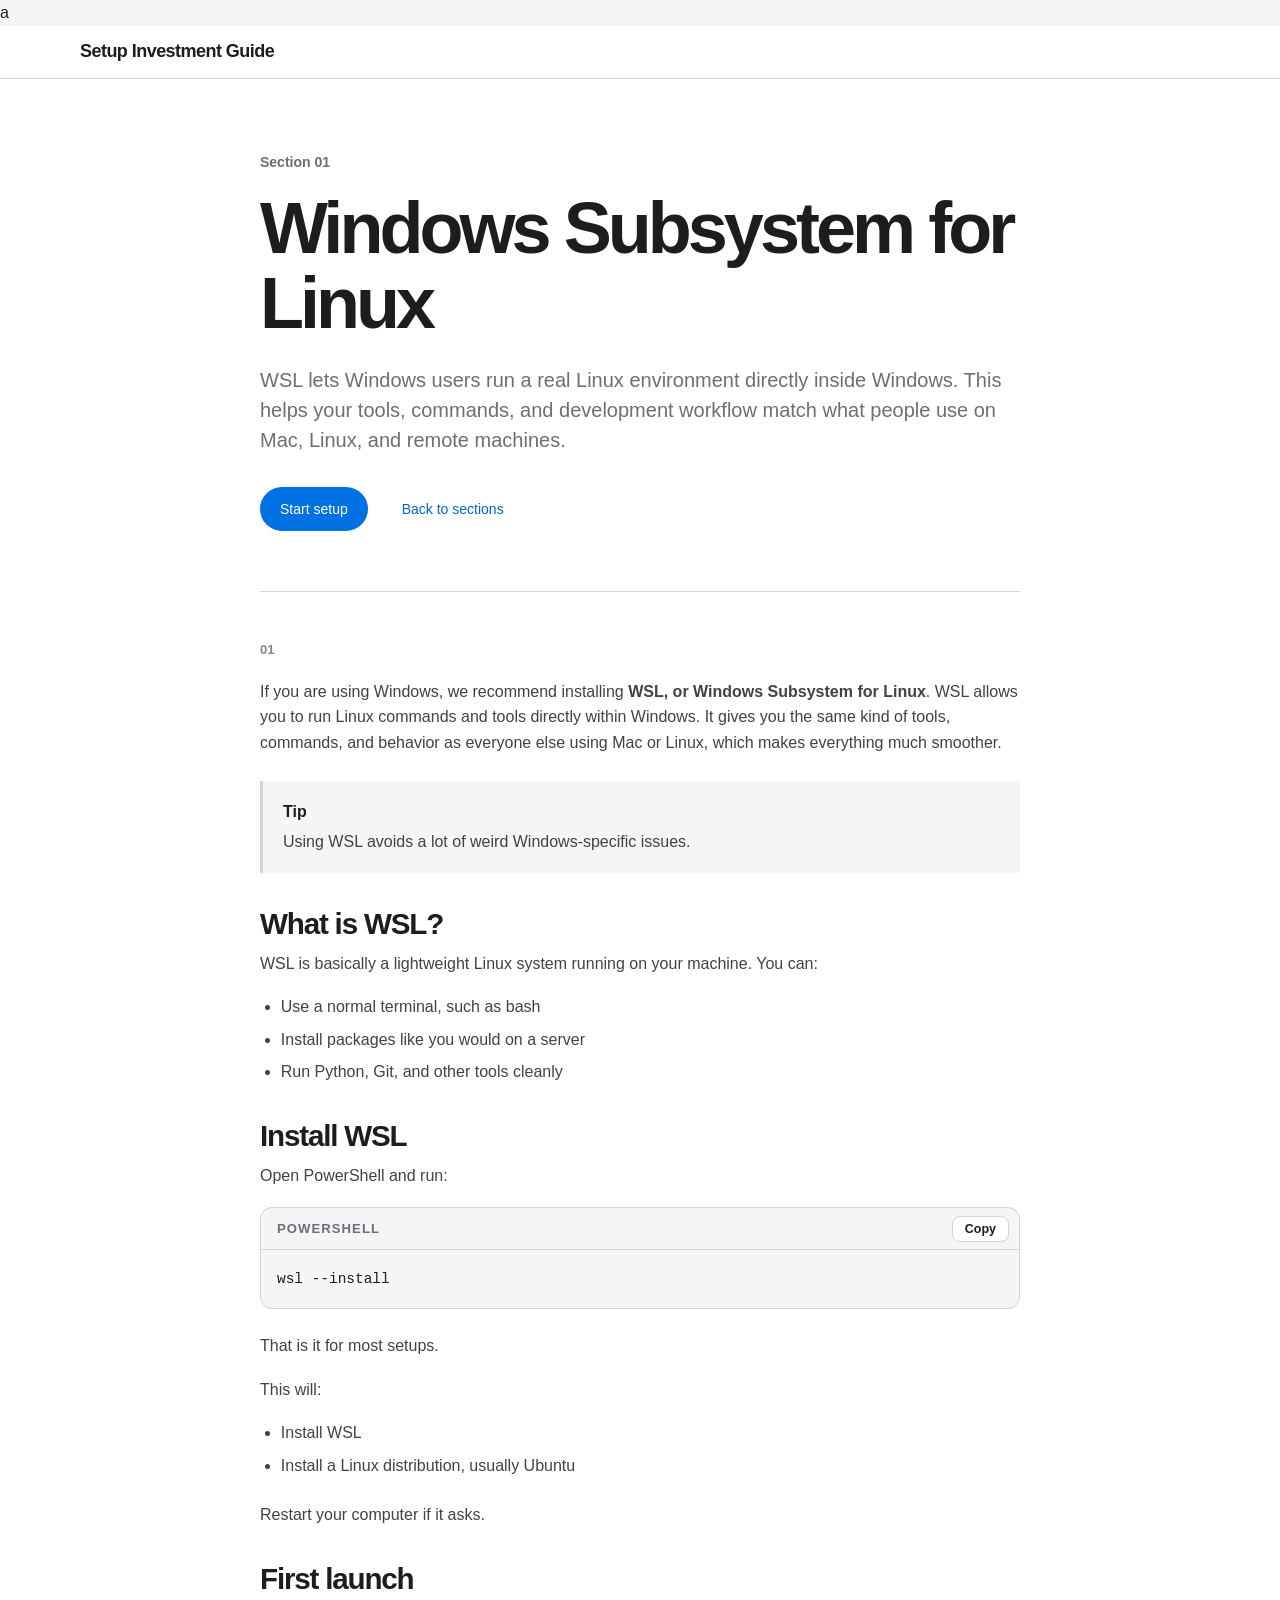
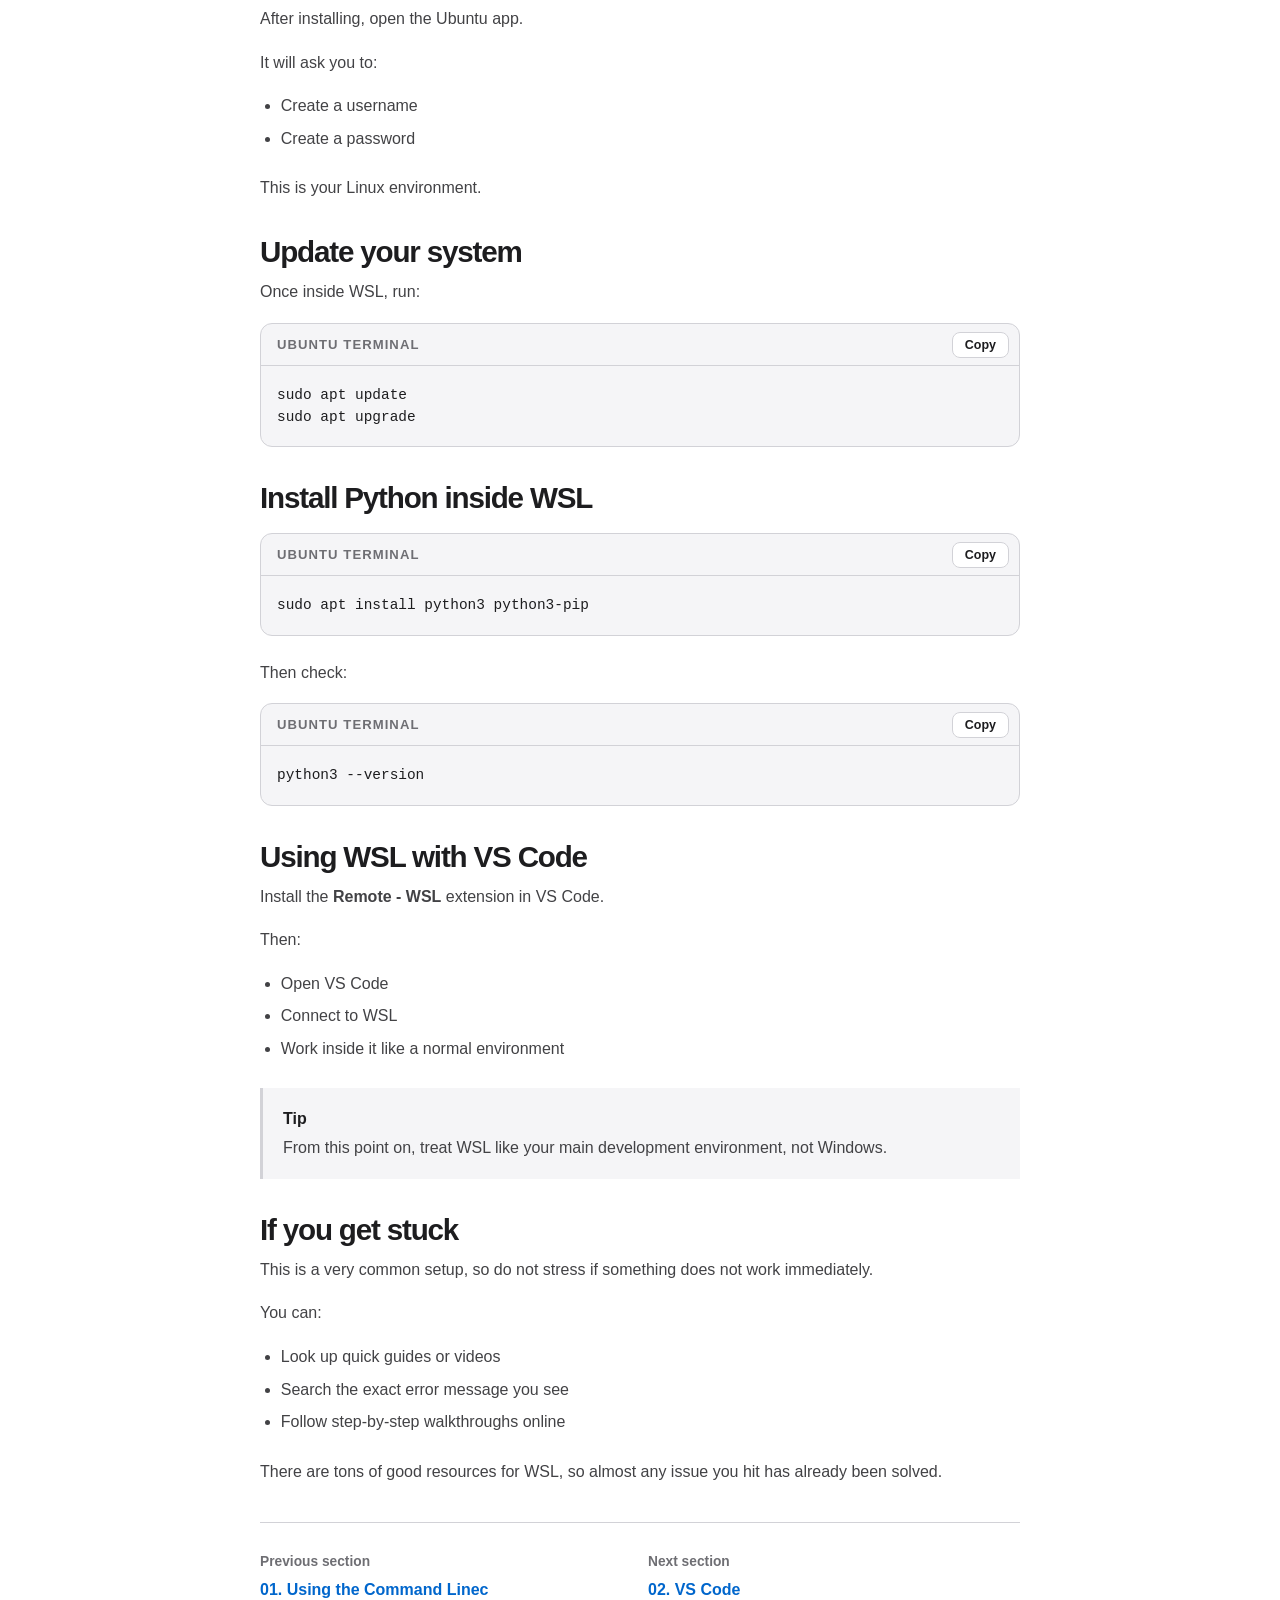
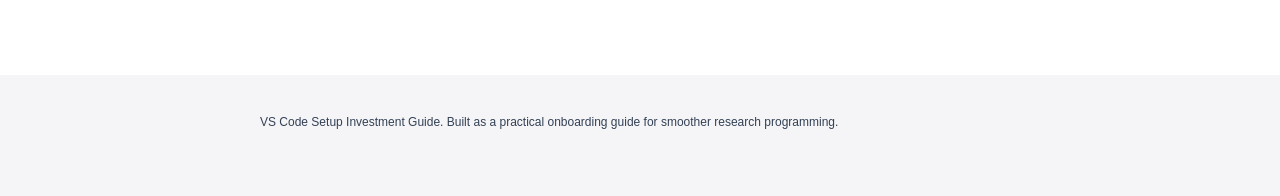
<file: sections/01-wsl.html>
a<!DOCTYPE html>
<html lang="en">
<head>
  <meta charset="UTF-8" />
  <meta name="viewport" content="width=device-width, initial-scale=1.0" />
  <title>WSL | VS Code Setup Investment Guide</title>
  <meta
    name="description"
    content="Install and use Windows Subsystem for Linux as part of a smoother VS Code development setup."
  />

  <style>
    :root {
      --bg: #0f172a;
      --bg-soft: #111827;
      --card: #ffffff;
      --card-soft: #f8fafc;
      --text: #0f172a;
      --muted: #64748b;
      --white: #ffffff;
      --accent: #38bdf8;
      --accent-dark: #0284c7;
      --accent-soft: #e0f2fe;
      --border: #e2e8f0;
      --tip-bg: #ecfeff;
      --tip-border: #67e8f9;
      --tip-text: #155e75;
      --code-bg: #0f172a;
      --code-text: #e2e8f0;
      --shadow: 0 20px 50px rgba(15, 23, 42, 0.14);
      --radius: 22px;
      --max-width: 980px;
    }

    * {
      box-sizing: border-box;
    }

    html {
      scroll-behavior: smooth;
    }

    body {
      margin: 0;
      font-family:
        Inter, ui-sans-serif, system-ui, -apple-system, BlinkMacSystemFont,
        "Segoe UI", sans-serif;
      background: #f8fafc;
      color: var(--text);
      line-height: 1.65;
    }

    a {
      color: inherit;
      text-decoration: none;
    }

    code {
      font-family:
        "SFMono-Regular", Consolas, "Liberation Mono", Menlo, monospace;
      font-size: 0.95em;
    }

    .page {
      min-height: 100vh;
      background:
        radial-gradient(circle at top left, rgba(56, 189, 248, 0.28), transparent 30rem),
        linear-gradient(180deg, #0f172a 0%, #111827 34%, #f8fafc 34%, #f8fafc 100%);
    }

    .container {
      width: min(100% - 32px, var(--max-width));
      margin: 0 auto;
    }

    .site-header {
      padding: 24px 0;
      color: var(--white);
    }

    .nav {
      display: flex;
      align-items: center;
      justify-content: space-between;
      gap: 24px;
    }

    .brand {
      display: flex;
      align-items: center;
      gap: 12px;
      font-weight: 800;
      letter-spacing: -0.03em;
    }

    .brand-mark {
      width: 42px;
      height: 42px;
      display: grid;
      place-items: center;
      border-radius: 14px;
      background: rgba(255, 255, 255, 0.12);
      border: 1px solid rgba(255, 255, 255, 0.22);
      color: var(--accent);
      font-weight: 900;
    }

    .nav-links {
      display: flex;
      align-items: center;
      gap: 18px;
      font-size: 0.95rem;
      color: rgba(255, 255, 255, 0.78);
    }

    .nav-links a:hover {
      color: var(--white);
    }

    .hero {
      color: var(--white);
      padding: 56px 0 72px;
    }

    .eyebrow {
      display: inline-flex;
      align-items: center;
      gap: 10px;
      padding: 8px 12px;
      margin-bottom: 20px;
      border-radius: 999px;
      color: #bae6fd;
      background: rgba(14, 165, 233, 0.12);
      border: 1px solid rgba(186, 230, 253, 0.22);
      font-size: 0.9rem;
      font-weight: 700;
    }

    .eyebrow-dot {
      width: 9px;
      height: 9px;
      border-radius: 999px;
      background: var(--accent);
      box-shadow: 0 0 18px rgba(56, 189, 248, 0.8);
    }

    h1 {
      margin: 0;
      max-width: 820px;
      font-size: clamp(2.4rem, 6vw, 4.8rem);
      line-height: 0.98;
      letter-spacing: -0.07em;
    }

    .hero p {
      max-width: 760px;
      margin: 24px 0 0;
      color: rgba(255, 255, 255, 0.76);
      font-size: clamp(1.05rem, 2vw, 1.22rem);
    }

    .hero-actions {
      display: flex;
      flex-wrap: wrap;
      gap: 14px;
      margin-top: 32px;
    }

    .button {
      display: inline-flex;
      align-items: center;
      justify-content: center;
      min-height: 48px;
      padding: 0 20px;
      border-radius: 999px;
      font-weight: 800;
      transition:
        transform 160ms ease,
        box-shadow 160ms ease,
        background 160ms ease;
    }

    .button:hover {
      transform: translateY(-2px);
    }

    .button-primary {
      background: var(--accent);
      color: #082f49;
      box-shadow: 0 14px 32px rgba(56, 189, 248, 0.28);
    }

    .button-primary:hover {
      background: #7dd3fc;
    }

    .button-secondary {
      color: var(--white);
      background: rgba(255, 255, 255, 0.08);
      border: 1px solid rgba(255, 255, 255, 0.2);
    }

    main {
      padding-bottom: 72px;
    }

    .content-panel {
      margin-top: -38px;
      position: relative;
      z-index: 5;
      background: var(--card);
      border: 1px solid var(--border);
      border-radius: var(--radius);
      box-shadow: var(--shadow);
      padding: clamp(24px, 4vw, 46px);
    }

    .section-number {
      width: 48px;
      height: 48px;
      display: grid;
      place-items: center;
      margin-bottom: 18px;
      border-radius: 16px;
      background: var(--accent-soft);
      color: var(--accent-dark);
      font-weight: 900;
    }

    h2 {
      margin: 34px 0 10px;
      font-size: clamp(1.35rem, 3vw, 1.85rem);
      line-height: 1.15;
      letter-spacing: -0.04em;
    }

    p {
      margin: 0 0 18px;
      color: #334155;
    }

    ul {
      margin: 0 0 24px;
      padding-left: 1.3rem;
      color: #334155;
    }

    li {
      margin: 7px 0;
    }

    .tip {
      margin: 26px 0;
      padding: 18px 20px;
      border-radius: 18px;
      background: var(--tip-bg);
      border: 1px solid var(--tip-border);
      color: var(--tip-text);
    }

    .tip strong {
      display: block;
      margin-bottom: 4px;
      color: #164e63;
    }

    .code-block {
      position: relative;
      margin: 18px 0 24px;
      border-radius: 18px;
      overflow: hidden;
      background: var(--code-bg);
      border: 1px solid rgba(148, 163, 184, 0.28);
    }

    .code-label {
      padding: 10px 16px;
      color: #94a3b8;
      font-size: 0.82rem;
      font-weight: 800;
      text-transform: uppercase;
      letter-spacing: 0.08em;
      border-bottom: 1px solid rgba(148, 163, 184, 0.18);
    }

    pre {
      margin: 0;
      padding: 18px 16px;
      overflow-x: auto;
      color: var(--code-text);
      font-size: 0.95rem;
      line-height: 1.55;
    }

    .next-section {
      display: flex;
      justify-content: space-between;
      gap: 16px;
      margin-top: 38px;
      padding-top: 28px;
      border-top: 1px solid var(--border);
    }

    .next-card {
      flex: 1;
      padding: 18px 20px;
      border-radius: 18px;
      border: 1px solid var(--border);
      background: var(--card-soft);
      transition:
        transform 160ms ease,
        box-shadow 160ms ease,
        border-color 160ms ease;
    }

    .next-card:hover {
      transform: translateY(-3px);
      border-color: #bae6fd;
      box-shadow: 0 12px 28px rgba(15, 23, 42, 0.08);
    }

    .next-card span {
      display: block;
      margin-bottom: 4px;
      color: var(--muted);
      font-size: 0.86rem;
      font-weight: 700;
    }

    .next-card strong {
      color: var(--accent-dark);
      font-size: 1rem;
    }

    .footer {
      padding: 38px 0 46px;
      color: #64748b;
      text-align: center;
      font-size: 0.95rem;
    }

    @media (max-width: 700px) {
      .nav {
        align-items: flex-start;
        flex-direction: column;
      }

      .nav-links {
        flex-wrap: wrap;
      }

      .hero {
        padding-top: 42px;
      }

      .next-section {
        flex-direction: column;
      }
    }
    .copy-btn {
    position: absolute;
    top: 8px;
    right: 10px;
    padding: 5px 12px;
    border: 1px solid rgba(148, 163, 184, 0.35);
    border-radius: 8px;
    background: rgba(148, 163, 184, 0.12);
    color: #94a3b8;
    font-size: 0.78rem;
    font-weight: 700;
    cursor: pointer;
    transition: background 120ms ease, color 120ms ease;
  }

  .copy-btn:hover {
    background: rgba(56, 189, 248, 0.18);
    color: #7dd3fc;
  }

  .copy-btn.copied {
    color: #34d399;
    border-color: rgba(52, 211, 153, 0.4);
  }
  </style>
  <link rel="stylesheet" href="../style.css" />
</head>

<body>
  <div class="page">
    <header class="site-header">
      <div class="container nav">
        <a href="../index.html" class="brand" aria-label="VS Code Setup Guide home">
          <span class="brand-mark">VS</span>
          <span>Setup Investment Guide</span>
        </a>

        <nav class="nav-links" aria-label="Main navigation">
          <a href="../index.html">Home</a>
          <a href="../index.html#sections">Sections</a>
          <a href="02-vscode.html">Next</a>
        </nav>
      </div>
    </header>

    <section class="hero">
      <div class="container">
        <div class="eyebrow">
          <span class="eyebrow-dot"></span>
          Section 01
        </div>

        <h1>Windows Subsystem for Linux</h1>

        <p>
          WSL lets Windows users run a real Linux environment directly inside
          Windows. This helps your tools, commands, and development workflow
          match what people use on Mac, Linux, and remote machines.
        </p>

        <div class="hero-actions">
          <a class="button button-primary" href="#start">Start setup</a>
          <a class="button button-secondary" href="../index.html#sections">Back to sections</a>
        </div>
      </div>
    </section>

    <main>
      <div class="container">
        <article class="content-panel" id="start">
          <div class="section-number">01</div>

          <p>
            If you are using Windows, we recommend installing
            <strong>WSL, or Windows Subsystem for Linux</strong>. WSL allows you
            to run Linux commands and tools directly within Windows. It gives
            you the same kind of tools, commands, and behavior as everyone else
            using Mac or Linux, which makes everything much smoother.
          </p>

          <div class="tip">
            <strong>Tip</strong>
            Using WSL avoids a lot of weird Windows-specific issues.
          </div>

          <h2>What is WSL?</h2>

          <p>
            WSL is basically a lightweight Linux system running on your machine.
            You can:
          </p>

          <ul>
            <li>Use a normal terminal, such as bash</li>
            <li>Install packages like you would on a server</li>
            <li>Run Python, Git, and other tools cleanly</li>
          </ul>

          <h2>Install WSL</h2>

          <p>Open PowerShell and run:</p>

          <div class="code-block">
            <div class="code-label">PowerShell</div>
            <pre><code>wsl --install</code></pre>
          </div>

          <p>That is it for most setups.</p>

          <p>This will:</p>

          <ul>
            <li>Install WSL</li>
            <li>Install a Linux distribution, usually Ubuntu</li>
          </ul>

          <p>Restart your computer if it asks.</p>

          <h2>First launch</h2>

          <p>After installing, open the Ubuntu app.</p>

          <p>It will ask you to:</p>

          <ul>
            <li>Create a username</li>
            <li>Create a password</li>
          </ul>

          <p>This is your Linux environment.</p>

          <h2>Update your system</h2>

          <p>Once inside WSL, run:</p>

          <div class="code-block">
            <div class="code-label">Ubuntu terminal</div>
            <pre><code>sudo apt update
sudo apt upgrade</code></pre>
          </div>

          <h2>Install Python inside WSL</h2>

          <div class="code-block">
            <div class="code-label">Ubuntu terminal</div>
            <pre><code>sudo apt install python3 python3-pip</code></pre>
          </div>

          <p>Then check:</p>

          <div class="code-block">
            <div class="code-label">Ubuntu terminal</div>
            <pre><code>python3 --version</code></pre>
          </div>

          <h2>Using WSL with VS Code</h2>

          <p>
            Install the <strong>Remote - WSL</strong> extension in VS Code.
          </p>

          <p>Then:</p>

          <ul>
            <li>Open VS Code</li>
            <li>Connect to WSL</li>
            <li>Work inside it like a normal environment</li>
          </ul>

          <div class="tip">
            <strong>Tip</strong>
            From this point on, treat WSL like your main development environment,
            not Windows.
          </div>

          <h2>If you get stuck</h2>

          <p>
            This is a very common setup, so do not stress if something does not
            work immediately.
          </p>

          <p>You can:</p>

          <ul>
            <li>Look up quick guides or videos</li>
            <li>Search the exact error message you see</li>
            <li>Follow step-by-step walkthroughs online</li>
          </ul>

          <p>
            There are tons of good resources for WSL, so almost any issue you
            hit has already been solved.
          </p>

          <div class="next-section">
            <a class="next-card" href="00-command-line.html">
              <span>Previous section</span>
              <strong>01. Using the Command Linec</strong>
            </a>

            <a class="next-card" href="02-vscode.html">
              <span>Next section</span>
              <strong>02. VS Code</strong>
            </a>
          </div>
        </article>
      </div>
    </main>

    <footer class="footer">
      <div class="container">
        <p>
          VS Code Setup Investment Guide. Built as a practical onboarding guide
          for smoother research programming.
        </p>
      </div>
    </footer>
  </div>

<script>
  document.querySelectorAll(".code-block").forEach((block) => {
    const btn = document.createElement("button");
    btn.className = "copy-btn";
    btn.textContent = "Copy";
    btn.addEventListener("click", () => {
      const code = block.querySelector("pre").innerText;
      navigator.clipboard.writeText(code).then(() => {
        btn.textContent = "Copied!";
        btn.classList.add("copied");
        setTimeout(() => {
          btn.textContent = "Copy";
          btn.classList.remove("copied");
        }, 1600);
      });
    });
    block.appendChild(btn);
  });
</script>
</body>
</html>
</file>
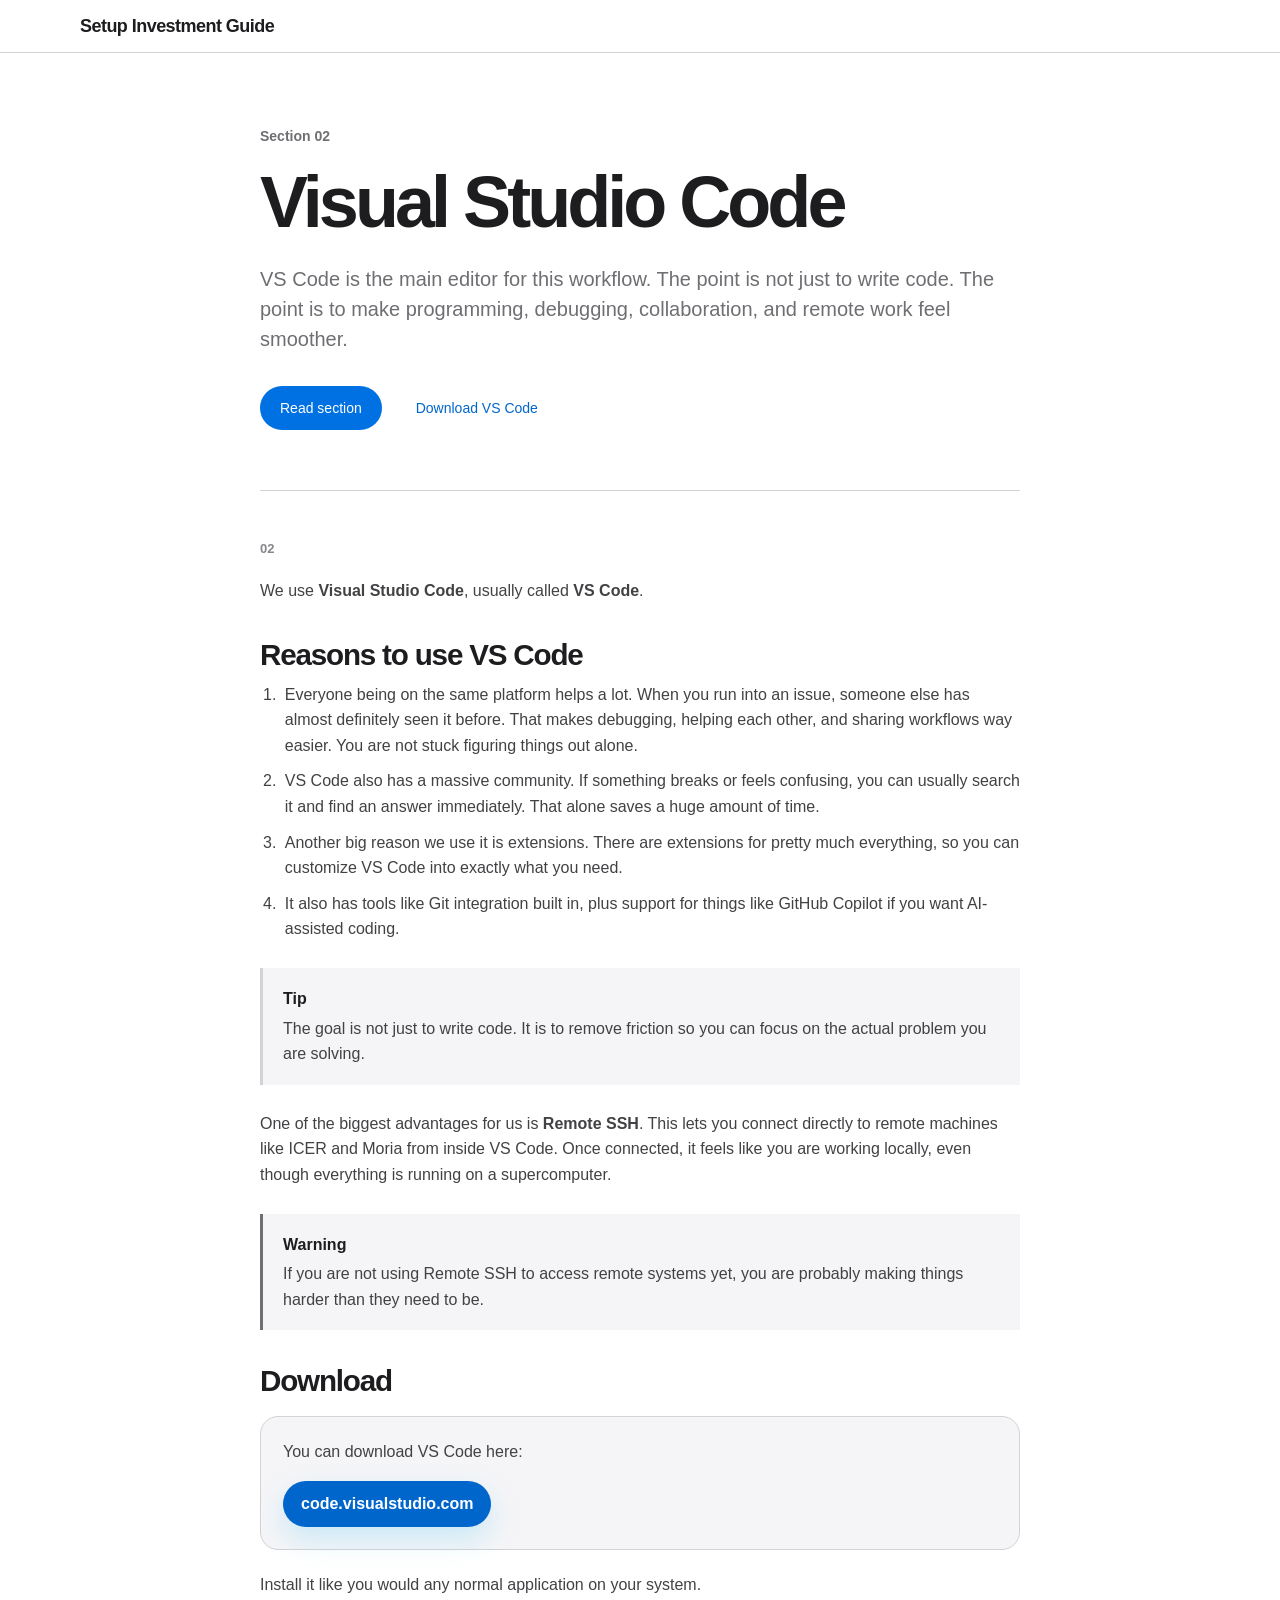
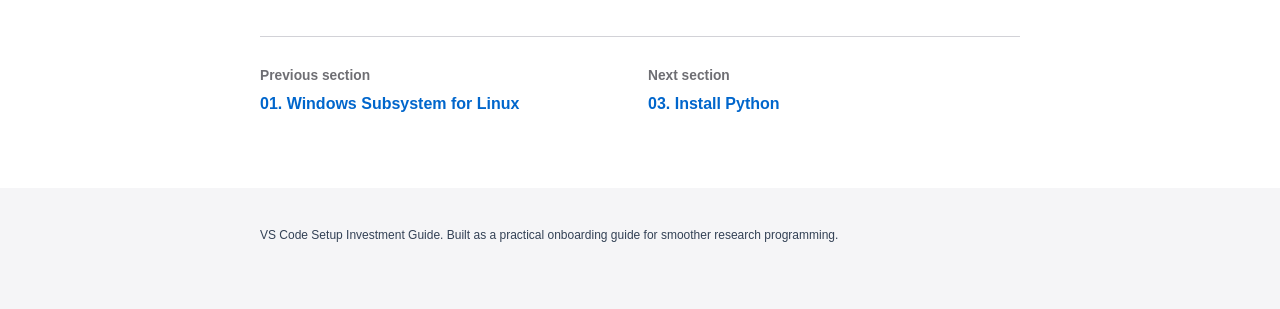
<file: sections/02-vscode.html>
<!DOCTYPE html>
<html lang="en">
<head>
  <meta charset="UTF-8" />
  <meta name="viewport" content="width=device-width, initial-scale=1.0" />
  <title>VS Code | VS Code Setup Investment Guide</title>
  <meta
    name="description"
    content="Why we use Visual Studio Code as the main editor and how to install it."
  />

  <style>
    :root {
      --bg: #0f172a;
      --bg-soft: #111827;
      --card: #ffffff;
      --card-soft: #f8fafc;
      --text: #0f172a;
      --muted: #64748b;
      --white: #ffffff;
      --accent: #38bdf8;
      --accent-dark: #0284c7;
      --accent-soft: #e0f2fe;
      --border: #e2e8f0;
      --tip-bg: #ecfeff;
      --tip-border: #67e8f9;
      --tip-text: #155e75;
      --warning-bg: #fff7ed;
      --warning-border: #fdba74;
      --warning-text: #9a3412;
      --shadow: 0 20px 50px rgba(15, 23, 42, 0.14);
      --radius: 22px;
      --max-width: 980px;
    }

    * {
      box-sizing: border-box;
    }

    html {
      scroll-behavior: smooth;
    }

    body {
      margin: 0;
      font-family:
        Inter, ui-sans-serif, system-ui, -apple-system, BlinkMacSystemFont,
        "Segoe UI", sans-serif;
      background: #f8fafc;
      color: var(--text);
      line-height: 1.65;
    }

    a {
      color: inherit;
      text-decoration: none;
    }

    .page {
      min-height: 100vh;
      background:
        radial-gradient(circle at top left, rgba(56, 189, 248, 0.28), transparent 30rem),
        linear-gradient(180deg, #0f172a 0%, #111827 34%, #f8fafc 34%, #f8fafc 100%);
    }

    .container {
      width: min(100% - 32px, var(--max-width));
      margin: 0 auto;
    }

    .site-header {
      padding: 24px 0;
      color: var(--white);
    }

    .nav {
      display: flex;
      align-items: center;
      justify-content: space-between;
      gap: 24px;
    }

    .brand {
      display: flex;
      align-items: center;
      gap: 12px;
      font-weight: 800;
      letter-spacing: -0.03em;
    }

    .brand-mark {
      width: 42px;
      height: 42px;
      display: grid;
      place-items: center;
      border-radius: 14px;
      background: rgba(255, 255, 255, 0.12);
      border: 1px solid rgba(255, 255, 255, 0.22);
      color: var(--accent);
      font-weight: 900;
    }

    .nav-links {
      display: flex;
      align-items: center;
      gap: 18px;
      font-size: 0.95rem;
      color: rgba(255, 255, 255, 0.78);
    }

    .nav-links a:hover {
      color: var(--white);
    }

    .hero {
      color: var(--white);
      padding: 56px 0 72px;
    }

    .eyebrow {
      display: inline-flex;
      align-items: center;
      gap: 10px;
      padding: 8px 12px;
      margin-bottom: 20px;
      border-radius: 999px;
      color: #bae6fd;
      background: rgba(14, 165, 233, 0.12);
      border: 1px solid rgba(186, 230, 253, 0.22);
      font-size: 0.9rem;
      font-weight: 700;
    }

    .eyebrow-dot {
      width: 9px;
      height: 9px;
      border-radius: 999px;
      background: var(--accent);
      box-shadow: 0 0 18px rgba(56, 189, 248, 0.8);
    }

    h1 {
      margin: 0;
      max-width: 820px;
      font-size: clamp(2.4rem, 6vw, 4.8rem);
      line-height: 0.98;
      letter-spacing: -0.07em;
    }

    .hero p {
      max-width: 760px;
      margin: 24px 0 0;
      color: rgba(255, 255, 255, 0.76);
      font-size: clamp(1.05rem, 2vw, 1.22rem);
    }

    .hero-actions {
      display: flex;
      flex-wrap: wrap;
      gap: 14px;
      margin-top: 32px;
    }

    .button {
      display: inline-flex;
      align-items: center;
      justify-content: center;
      min-height: 48px;
      padding: 0 20px;
      border-radius: 999px;
      font-weight: 800;
      transition:
        transform 160ms ease,
        box-shadow 160ms ease,
        background 160ms ease;
    }

    .button:hover {
      transform: translateY(-2px);
    }

    .button-primary {
      background: var(--accent);
      color: #082f49;
      box-shadow: 0 14px 32px rgba(56, 189, 248, 0.28);
    }

    .button-primary:hover {
      background: #7dd3fc;
    }

    .button-secondary {
      color: var(--white);
      background: rgba(255, 255, 255, 0.08);
      border: 1px solid rgba(255, 255, 255, 0.2);
    }

    main {
      padding-bottom: 72px;
    }

    .content-panel {
      margin-top: -38px;
      position: relative;
      z-index: 5;
      background: var(--card);
      border: 1px solid var(--border);
      border-radius: var(--radius);
      box-shadow: var(--shadow);
      padding: clamp(24px, 4vw, 46px);
    }

    .section-number {
      width: 48px;
      height: 48px;
      display: grid;
      place-items: center;
      margin-bottom: 18px;
      border-radius: 16px;
      background: var(--accent-soft);
      color: var(--accent-dark);
      font-weight: 900;
    }

    h2 {
      margin: 34px 0 10px;
      font-size: clamp(1.35rem, 3vw, 1.85rem);
      line-height: 1.15;
      letter-spacing: -0.04em;
    }

    p {
      margin: 0 0 18px;
      color: #334155;
    }

    ol {
      margin: 0 0 24px;
      padding-left: 1.3rem;
      color: #334155;
    }

    li {
      margin: 10px 0;
      padding-left: 4px;
    }

    .tip,
    .warning {
      margin: 26px 0;
      padding: 18px 20px;
      border-radius: 18px;
    }

    .tip {
      background: var(--tip-bg);
      border: 1px solid var(--tip-border);
      color: var(--tip-text);
    }

    .warning {
      background: var(--warning-bg);
      border: 1px solid var(--warning-border);
      color: var(--warning-text);
    }

    .tip strong,
    .warning strong {
      display: block;
      margin-bottom: 4px;
    }

    .tip strong {
      color: #164e63;
    }

    .warning strong {
      color: #7c2d12;
    }

    .download-card {
      margin-top: 18px;
      padding: 22px;
      border-radius: 18px;
      border: 1px solid var(--border);
      background: var(--card-soft);
    }

    .download-card p {
      margin-bottom: 16px;
    }

    .download-link {
      display: inline-flex;
      align-items: center;
      justify-content: center;
      min-height: 46px;
      padding: 0 18px;
      border-radius: 999px;
      background: var(--accent);
      color: #082f49;
      font-weight: 900;
      box-shadow: 0 12px 28px rgba(56, 189, 248, 0.22);
      transition:
        transform 160ms ease,
        background 160ms ease;
    }

    .download-link:hover {
      transform: translateY(-2px);
      background: #7dd3fc;
    }

    .next-section {
      display: flex;
      justify-content: space-between;
      gap: 16px;
      margin-top: 38px;
      padding-top: 28px;
      border-top: 1px solid var(--border);
    }

    .next-card {
      flex: 1;
      padding: 18px 20px;
      border-radius: 18px;
      border: 1px solid var(--border);
      background: var(--card-soft);
      transition:
        transform 160ms ease,
        box-shadow 160ms ease,
        border-color 160ms ease;
    }

    .next-card:hover {
      transform: translateY(-3px);
      border-color: #bae6fd;
      box-shadow: 0 12px 28px rgba(15, 23, 42, 0.08);
    }

    .next-card span {
      display: block;
      margin-bottom: 4px;
      color: var(--muted);
      font-size: 0.86rem;
      font-weight: 700;
    }

    .next-card strong {
      color: var(--accent-dark);
      font-size: 1rem;
    }

    .footer {
      padding: 38px 0 46px;
      color: #64748b;
      text-align: center;
      font-size: 0.95rem;
    }

    @media (max-width: 700px) {
      .nav {
        align-items: flex-start;
        flex-direction: column;
      }

      .nav-links {
        flex-wrap: wrap;
      }

      .hero {
        padding-top: 42px;
      }

      .next-section {
        flex-direction: column;
      }
    }
  </style>
  <link rel="stylesheet" href="../style.css" />
</head>

<body>
  <div class="page">
    <header class="site-header">
      <div class="container nav">
        <a href="../index.html" class="brand" aria-label="VS Code Setup Guide home">
          <span class="brand-mark">VS</span>
          <span>Setup Investment Guide</span>
        </a>

        <nav class="nav-links" aria-label="Main navigation">
          <a href="../index.html">Home</a>
          <a href="../index.html#sections">Sections</a>
          <a href="01-wsl.html">Previous</a>
          <a href="03-python.html">Next</a>
        </nav>
      </div>
    </header>

    <section class="hero">
      <div class="container">
        <div class="eyebrow">
          <span class="eyebrow-dot"></span>
          Section 02
        </div>

        <h1>Visual Studio Code</h1>

        <p>
          VS Code is the main editor for this workflow. The point is not just to
          write code. The point is to make programming, debugging, collaboration,
          and remote work feel smoother.
        </p>

        <div class="hero-actions">
          <a class="button button-primary" href="#start">Read section</a>
          <a class="button button-secondary" href="https://code.visualstudio.com/" target="_blank" rel="noreferrer">
            Download VS Code
          </a>
        </div>
      </div>
    </section>

    <main>
      <div class="container">
        <article class="content-panel" id="start">
          <div class="section-number">02</div>

          <p>
            We use <strong>Visual Studio Code</strong>, usually called
            <strong>VS Code</strong>.
          </p>

          <h2>Reasons to use VS Code</h2>

          <ol>
            <li>
              Everyone being on the same platform helps a lot. When you run into
              an issue, someone else has almost definitely seen it before. That
              makes debugging, helping each other, and sharing workflows way
              easier. You are not stuck figuring things out alone.
            </li>

            <li>
              VS Code also has a massive community. If something breaks or feels
              confusing, you can usually search it and find an answer immediately.
              That alone saves a huge amount of time.
            </li>

            <li>
              Another big reason we use it is extensions. There are extensions
              for pretty much everything, so you can customize VS Code into
              exactly what you need.
            </li>

            <li>
              It also has tools like Git integration built in, plus support for
              things like GitHub Copilot if you want AI-assisted coding.
            </li>
          </ol>

          <div class="tip">
            <strong>Tip</strong>
            The goal is not just to write code. It is to remove friction so you
            can focus on the actual problem you are solving.
          </div>

          <p>
            One of the biggest advantages for us is <strong>Remote SSH</strong>.
            This lets you connect directly to remote machines like ICER and
            Moria from inside VS Code. Once connected, it feels like you are
            working locally, even though everything is running on a supercomputer.
          </p>

          <div class="warning">
            <strong>Warning</strong>
            If you are not using Remote SSH to access remote systems yet, you are
            probably making things harder than they need to be.
          </div>

          <h2>Download</h2>

          <div class="download-card">
            <p>You can download VS Code here:</p>

            <a
              class="download-link"
              href="https://code.visualstudio.com/"
              target="_blank"
              rel="noreferrer"
            >
              code.visualstudio.com
            </a>
          </div>

          <p style="margin-top: 22px;">
            Install it like you would any normal application on your system.
          </p>

          <div class="next-section">
            <a class="next-card" href="01-wsl.html">
              <span>Previous section</span>
              <strong>01. Windows Subsystem for Linux</strong>
            </a>

            <a class="next-card" href="03-python.html">
              <span>Next section</span>
              <strong>03. Install Python</strong>
            </a>
          </div>
        </article>
      </div>
    </main>

    <footer class="footer">
      <div class="container">
        <p>
          VS Code Setup Investment Guide. Built as a practical onboarding guide
          for smoother research programming.
        </p>
      </div>
    </footer>
  </div>
</body>
</html>
</file>
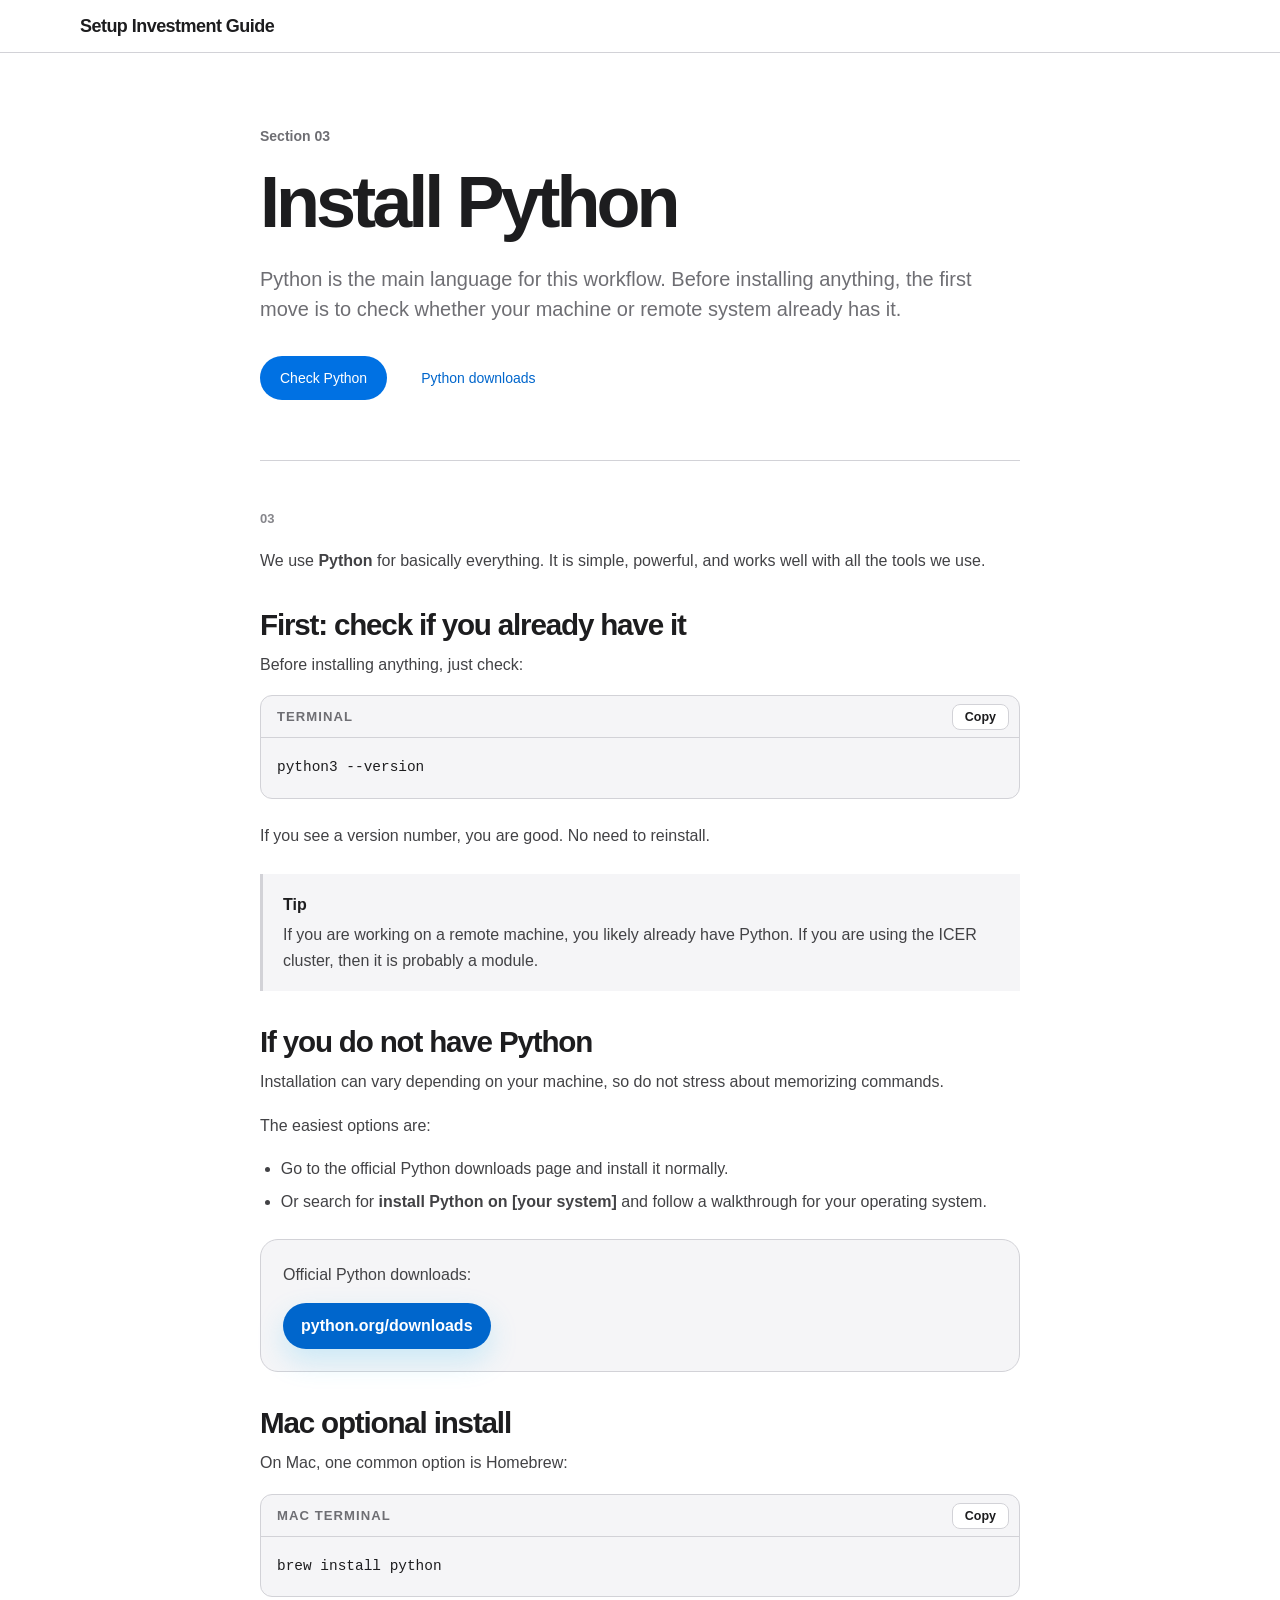
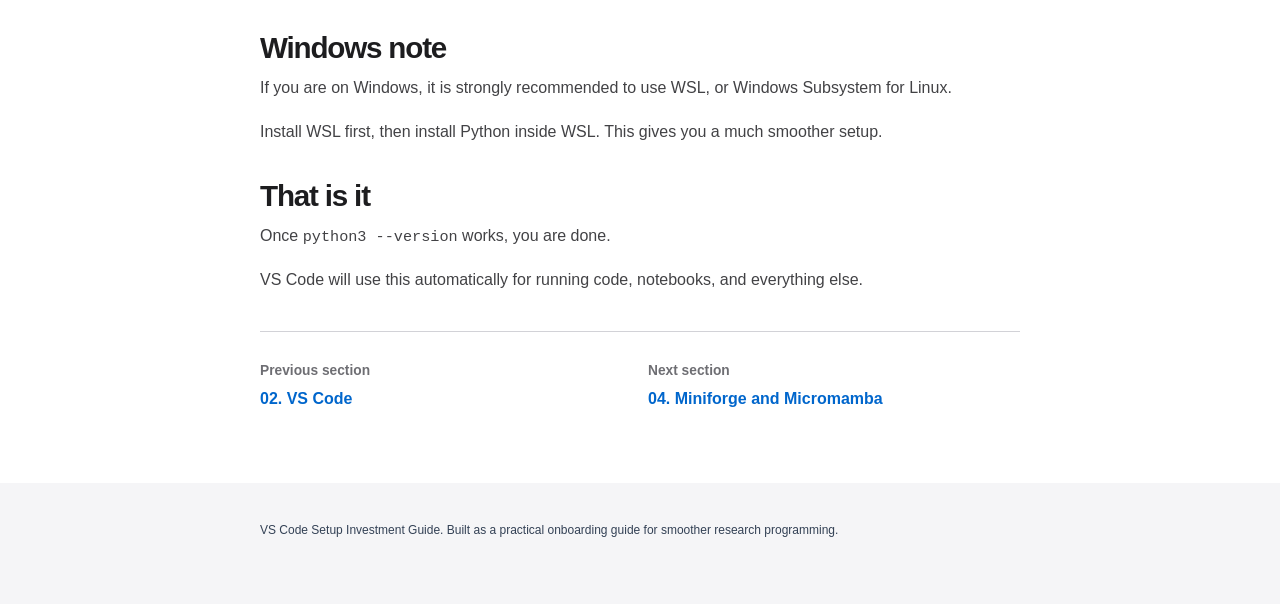
<file: sections/03-python.html>
<!DOCTYPE html>
<html lang="en">
<head>
  <meta charset="UTF-8" />
  <meta name="viewport" content="width=device-width, initial-scale=1.0" />
  <title>Install Python | VS Code Setup Investment Guide</title>
  <meta
    name="description"
    content="Check whether Python is installed and get it working cleanly for VS Code, WSL, remote machines, and notebooks."
  />

  <style>
    :root {
      --bg: #0f172a;
      --bg-soft: #111827;
      --card: #ffffff;
      --card-soft: #f8fafc;
      --text: #0f172a;
      --muted: #64748b;
      --white: #ffffff;
      --accent: #38bdf8;
      --accent-dark: #0284c7;
      --accent-soft: #e0f2fe;
      --border: #e2e8f0;
      --tip-bg: #ecfeff;
      --tip-border: #67e8f9;
      --tip-text: #155e75;
      --code-bg: #0f172a;
      --code-text: #e2e8f0;
      --shadow: 0 20px 50px rgba(15, 23, 42, 0.14);
      --radius: 22px;
      --max-width: 980px;
    }

    * {
      box-sizing: border-box;
    }

    html {
      scroll-behavior: smooth;
    }

    body {
      margin: 0;
      font-family:
        Inter, ui-sans-serif, system-ui, -apple-system, BlinkMacSystemFont,
        "Segoe UI", sans-serif;
      background: #f8fafc;
      color: var(--text);
      line-height: 1.65;
    }

    a {
      color: inherit;
      text-decoration: none;
    }

    code {
      font-family:
        "SFMono-Regular", Consolas, "Liberation Mono", Menlo, monospace;
      font-size: 0.95em;
    }

    .page {
      min-height: 100vh;
      background:
        radial-gradient(circle at top left, rgba(56, 189, 248, 0.28), transparent 30rem),
        linear-gradient(180deg, #0f172a 0%, #111827 34%, #f8fafc 34%, #f8fafc 100%);
    }

    .container {
      width: min(100% - 32px, var(--max-width));
      margin: 0 auto;
    }

    .site-header {
      padding: 24px 0;
      color: var(--white);
    }

    .nav {
      display: flex;
      align-items: center;
      justify-content: space-between;
      gap: 24px;
    }

    .brand {
      display: flex;
      align-items: center;
      gap: 12px;
      font-weight: 800;
      letter-spacing: -0.03em;
    }

    .brand-mark {
      width: 42px;
      height: 42px;
      display: grid;
      place-items: center;
      border-radius: 14px;
      background: rgba(255, 255, 255, 0.12);
      border: 1px solid rgba(255, 255, 255, 0.22);
      color: var(--accent);
      font-weight: 900;
    }

    .nav-links {
      display: flex;
      align-items: center;
      gap: 18px;
      font-size: 0.95rem;
      color: rgba(255, 255, 255, 0.78);
    }

    .nav-links a:hover {
      color: var(--white);
    }

    .hero {
      color: var(--white);
      padding: 56px 0 72px;
    }

    .eyebrow {
      display: inline-flex;
      align-items: center;
      gap: 10px;
      padding: 8px 12px;
      margin-bottom: 20px;
      border-radius: 999px;
      color: #bae6fd;
      background: rgba(14, 165, 233, 0.12);
      border: 1px solid rgba(186, 230, 253, 0.22);
      font-size: 0.9rem;
      font-weight: 700;
    }

    .eyebrow-dot {
      width: 9px;
      height: 9px;
      border-radius: 999px;
      background: var(--accent);
      box-shadow: 0 0 18px rgba(56, 189, 248, 0.8);
    }

    h1 {
      margin: 0;
      max-width: 820px;
      font-size: clamp(2.4rem, 6vw, 4.8rem);
      line-height: 0.98;
      letter-spacing: -0.07em;
    }

    .hero p {
      max-width: 760px;
      margin: 24px 0 0;
      color: rgba(255, 255, 255, 0.76);
      font-size: clamp(1.05rem, 2vw, 1.22rem);
    }

    .hero-actions {
      display: flex;
      flex-wrap: wrap;
      gap: 14px;
      margin-top: 32px;
    }

    .button {
      display: inline-flex;
      align-items: center;
      justify-content: center;
      min-height: 48px;
      padding: 0 20px;
      border-radius: 999px;
      font-weight: 800;
      transition:
        transform 160ms ease,
        box-shadow 160ms ease,
        background 160ms ease;
    }

    .button:hover {
      transform: translateY(-2px);
    }

    .button-primary {
      background: var(--accent);
      color: #082f49;
      box-shadow: 0 14px 32px rgba(56, 189, 248, 0.28);
    }

    .button-primary:hover {
      background: #7dd3fc;
    }

    .button-secondary {
      color: var(--white);
      background: rgba(255, 255, 255, 0.08);
      border: 1px solid rgba(255, 255, 255, 0.2);
    }

    main {
      padding-bottom: 72px;
    }

    .content-panel {
      margin-top: -38px;
      position: relative;
      z-index: 5;
      background: var(--card);
      border: 1px solid var(--border);
      border-radius: var(--radius);
      box-shadow: var(--shadow);
      padding: clamp(24px, 4vw, 46px);
    }

    .section-number {
      width: 48px;
      height: 48px;
      display: grid;
      place-items: center;
      margin-bottom: 18px;
      border-radius: 16px;
      background: var(--accent-soft);
      color: var(--accent-dark);
      font-weight: 900;
    }

    h2 {
      margin: 34px 0 10px;
      font-size: clamp(1.35rem, 3vw, 1.85rem);
      line-height: 1.15;
      letter-spacing: -0.04em;
    }

    p {
      margin: 0 0 18px;
      color: #334155;
    }

    ul {
      margin: 0 0 24px;
      padding-left: 1.3rem;
      color: #334155;
    }

    li {
      margin: 7px 0;
    }

    .tip {
      margin: 26px 0;
      padding: 18px 20px;
      border-radius: 18px;
      background: var(--tip-bg);
      border: 1px solid var(--tip-border);
      color: var(--tip-text);
    }

    .tip strong {
      display: block;
      margin-bottom: 4px;
      color: #164e63;
    }

    .code-block {
      position: relative;
      margin: 18px 0 24px;
      border-radius: 18px;
      overflow: hidden;
      background: var(--code-bg);
      border: 1px solid rgba(148, 163, 184, 0.28);
    }

    .code-label {
      padding: 10px 16px;
      color: #94a3b8;
      font-size: 0.82rem;
      font-weight: 800;
      text-transform: uppercase;
      letter-spacing: 0.08em;
      border-bottom: 1px solid rgba(148, 163, 184, 0.18);
    }

    pre {
      margin: 0;
      padding: 18px 16px;
      overflow-x: auto;
      color: var(--code-text);
      font-size: 0.95rem;
      line-height: 1.55;
    }

    .download-card {
      margin-top: 18px;
      padding: 22px;
      border-radius: 18px;
      border: 1px solid var(--border);
      background: var(--card-soft);
    }

    .download-card p {
      margin-bottom: 16px;
    }

    .download-link {
      display: inline-flex;
      align-items: center;
      justify-content: center;
      min-height: 46px;
      padding: 0 18px;
      border-radius: 999px;
      background: var(--accent);
      color: #082f49;
      font-weight: 900;
      box-shadow: 0 12px 28px rgba(56, 189, 248, 0.22);
      transition:
        transform 160ms ease,
        background 160ms ease;
    }

    .download-link:hover {
      transform: translateY(-2px);
      background: #7dd3fc;
    }

    .next-section {
      display: flex;
      justify-content: space-between;
      gap: 16px;
      margin-top: 38px;
      padding-top: 28px;
      border-top: 1px solid var(--border);
    }

    .next-card {
      flex: 1;
      padding: 18px 20px;
      border-radius: 18px;
      border: 1px solid var(--border);
      background: var(--card-soft);
      transition:
        transform 160ms ease,
        box-shadow 160ms ease,
        border-color 160ms ease;
    }

    .next-card:hover {
      transform: translateY(-3px);
      border-color: #bae6fd;
      box-shadow: 0 12px 28px rgba(15, 23, 42, 0.08);
    }

    .next-card span {
      display: block;
      margin-bottom: 4px;
      color: var(--muted);
      font-size: 0.86rem;
      font-weight: 700;
    }

    .next-card strong {
      color: var(--accent-dark);
      font-size: 1rem;
    }

    .footer {
      padding: 38px 0 46px;
      color: #64748b;
      text-align: center;
      font-size: 0.95rem;
    }

    @media (max-width: 700px) {
      .nav {
        align-items: flex-start;
        flex-direction: column;
      }

      .nav-links {
        flex-wrap: wrap;
      }

      .hero {
        padding-top: 42px;
      }

      .next-section {
        flex-direction: column;
      }
    }
    .copy-btn {
  position: absolute;
  top: 8px;
  right: 10px;
  padding: 5px 12px;
  border: 1px solid rgba(148, 163, 184, 0.35);
  border-radius: 8px;
  background: rgba(148, 163, 184, 0.12);
  color: #94a3b8;
  font-size: 0.78rem;
  font-weight: 700;
  cursor: pointer;
  transition: background 120ms ease, color 120ms ease;
}

.copy-btn:hover {
  background: rgba(56, 189, 248, 0.18);
  color: #7dd3fc;
}

.copy-btn.copied {
  color: #34d399;
  border-color: rgba(52, 211, 153, 0.4);
}
  </style>
  <link rel="stylesheet" href="../style.css" />
</head>

<body>
  <div class="page">
    <header class="site-header">
      <div class="container nav">
        <a href="../index.html" class="brand" aria-label="VS Code Setup Guide home">
          <span class="brand-mark">VS</span>
          <span>Setup Investment Guide</span>
        </a>

        <nav class="nav-links" aria-label="Main navigation">
          <a href="../index.html">Home</a>
          <a href="../index.html#sections">Sections</a>
          <a href="02-vscode.html">Previous</a>
          <a href="04-environments.html">Next</a>
        </nav>
      </div>
    </header>

    <section class="hero">
      <div class="container">
        <div class="eyebrow">
          <span class="eyebrow-dot"></span>
          Section 03
        </div>

        <h1>Install Python</h1>

        <p>
          Python is the main language for this workflow. Before installing
          anything, the first move is to check whether your machine or remote
          system already has it.
        </p>

        <div class="hero-actions">
          <a class="button button-primary" href="#start">Check Python</a>
          <a class="button button-secondary" href="https://www.python.org/downloads/" target="_blank" rel="noreferrer">
            Python downloads
          </a>
        </div>
      </div>
    </section>

    <main>
      <div class="container">
        <article class="content-panel" id="start">
          <div class="section-number">03</div>

          <p>
            We use <strong>Python</strong> for basically everything. It is
            simple, powerful, and works well with all the tools we use.
          </p>

          <h2>First: check if you already have it</h2>

          <p>Before installing anything, just check:</p>

          <div class="code-block">
            <div class="code-label">Terminal</div>
            <pre><code>python3 --version</code></pre>
          </div>

          <p>
            If you see a version number, you are good. No need to reinstall.
          </p>

          <div class="tip">
            <strong>Tip</strong>
            If you are working on a remote machine, you likely already have
            Python. If you are using the ICER cluster, then it is probably a
            module.
          </div>

          <h2>If you do not have Python</h2>

          <p>
            Installation can vary depending on your machine, so do not stress
            about memorizing commands.
          </p>

          <p>The easiest options are:</p>

          <ul>
            <li>
              Go to the official Python downloads page and install it normally.
            </li>
            <li>
              Or search for <strong>install Python on [your system]</strong> and
              follow a walkthrough for your operating system.
            </li>
          </ul>

          <div class="download-card">
            <p>Official Python downloads:</p>

            <a
              class="download-link"
              href="https://www.python.org/downloads/"
              target="_blank"
              rel="noreferrer"
            >
              python.org/downloads
            </a>
          </div>

          <h2>Mac optional install</h2>

          <p>
            On Mac, one common option is Homebrew:
          </p>

          <div class="code-block">
            <div class="code-label">Mac terminal</div>
            <pre><code>brew install python</code></pre>
          </div>

          <h2>Windows note</h2>

          <p>
            If you are on Windows, it is strongly recommended to use WSL,
            or Windows Subsystem for Linux.
          </p>

          <p>
            Install WSL first, then install Python inside WSL. This gives you a
            much smoother setup.
          </p>

          <h2>That is it</h2>

          <p>
            Once <code>python3 --version</code> works, you are done.
          </p>

          <p>
            VS Code will use this automatically for running code, notebooks, and
            everything else.
          </p>

          <div class="next-section">
            <a class="next-card" href="02-vscode.html">
              <span>Previous section</span>
              <strong>02. VS Code</strong>
            </a>

            <a class="next-card" href="04-environments.html">
              <span>Next section</span>
              <strong>04. Miniforge and Micromamba</strong>
            </a>
          </div>
        </article>
      </div>
    </main>

    <footer class="footer">
      <div class="container">
        <p>
          VS Code Setup Investment Guide. Built as a practical onboarding guide
          for smoother research programming.
        </p>
      </div>
    </footer>
  </div>

<script>
  document.querySelectorAll(".code-block").forEach((block) => {
    const btn = document.createElement("button");
    btn.className = "copy-btn";
    btn.textContent = "Copy";
    btn.addEventListener("click", () => {
      const code = block.querySelector("pre").innerText;
      navigator.clipboard.writeText(code).then(() => {
        btn.textContent = "Copied!";
        btn.classList.add("copied");
        setTimeout(() => {
          btn.textContent = "Copy";
          btn.classList.remove("copied");
        }, 1600);
      });
    });
    block.appendChild(btn);
  });
</script>
</body>
</html>
</file>
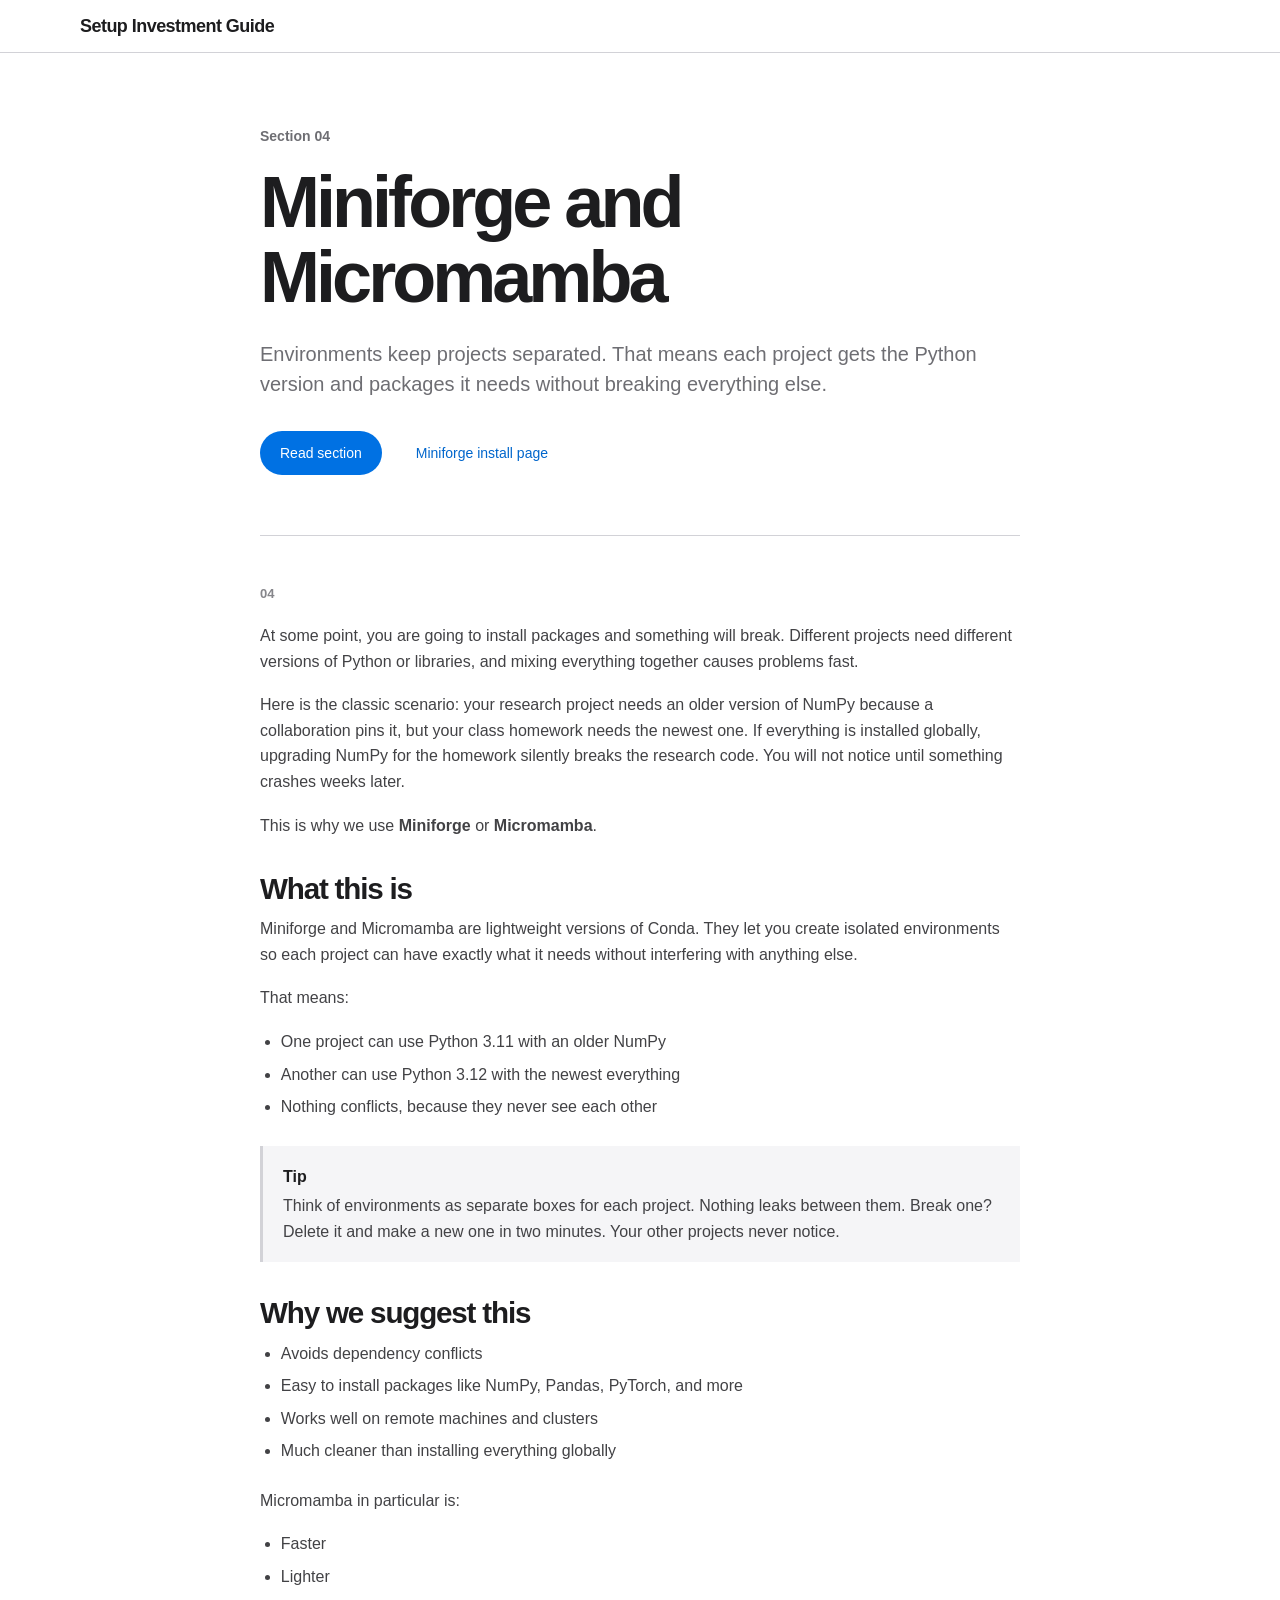
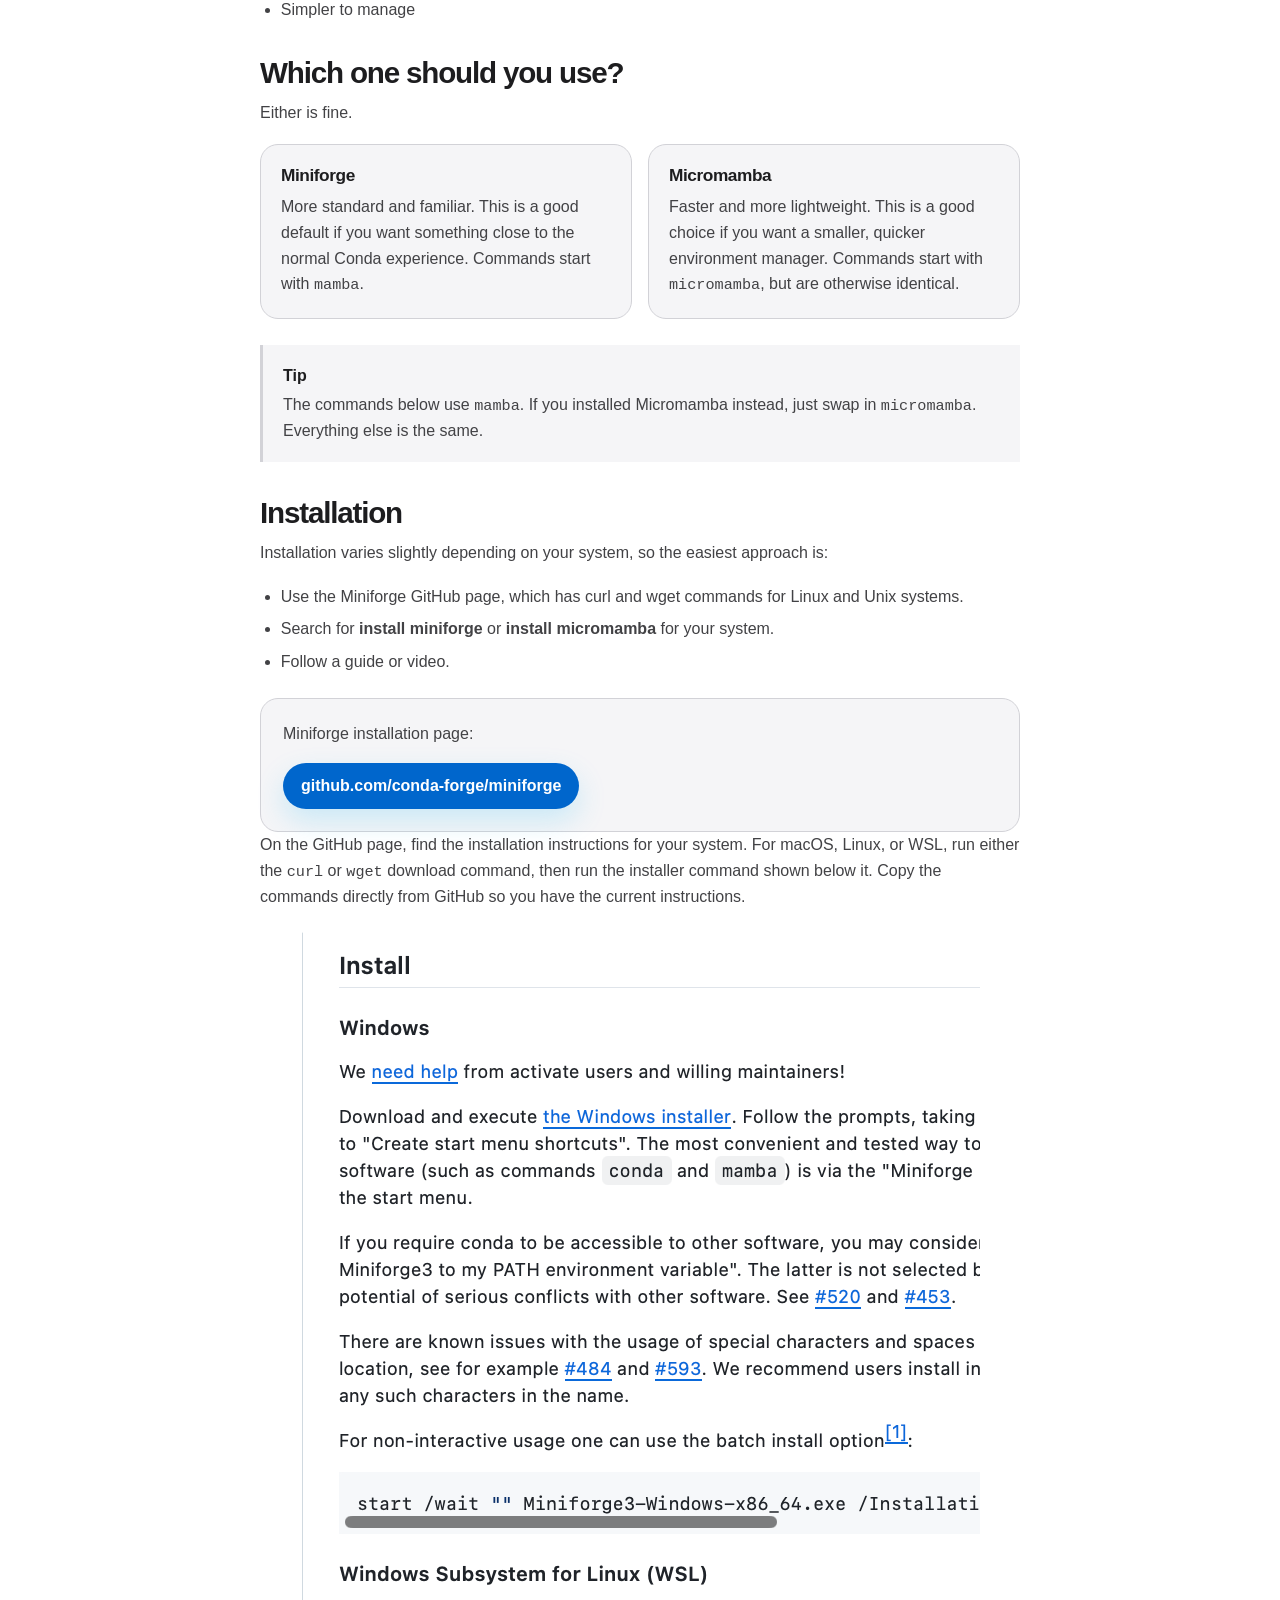
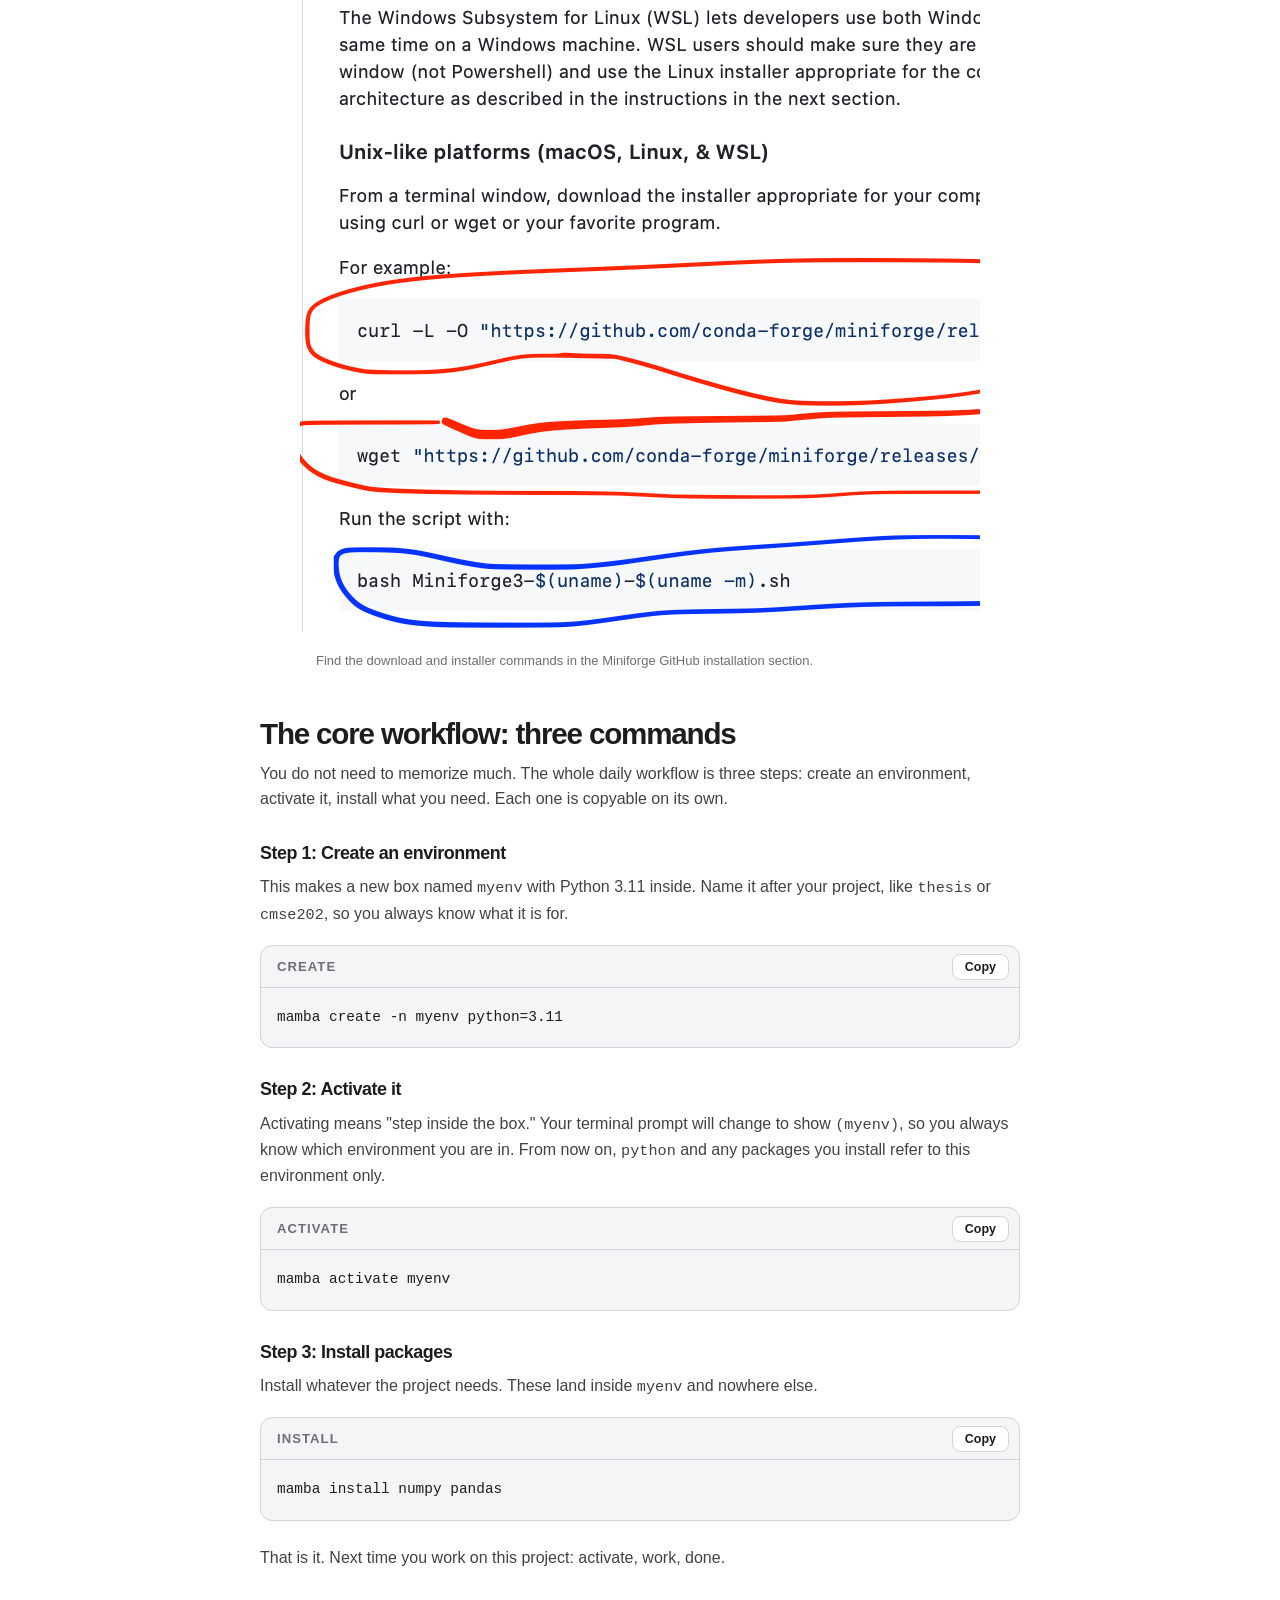
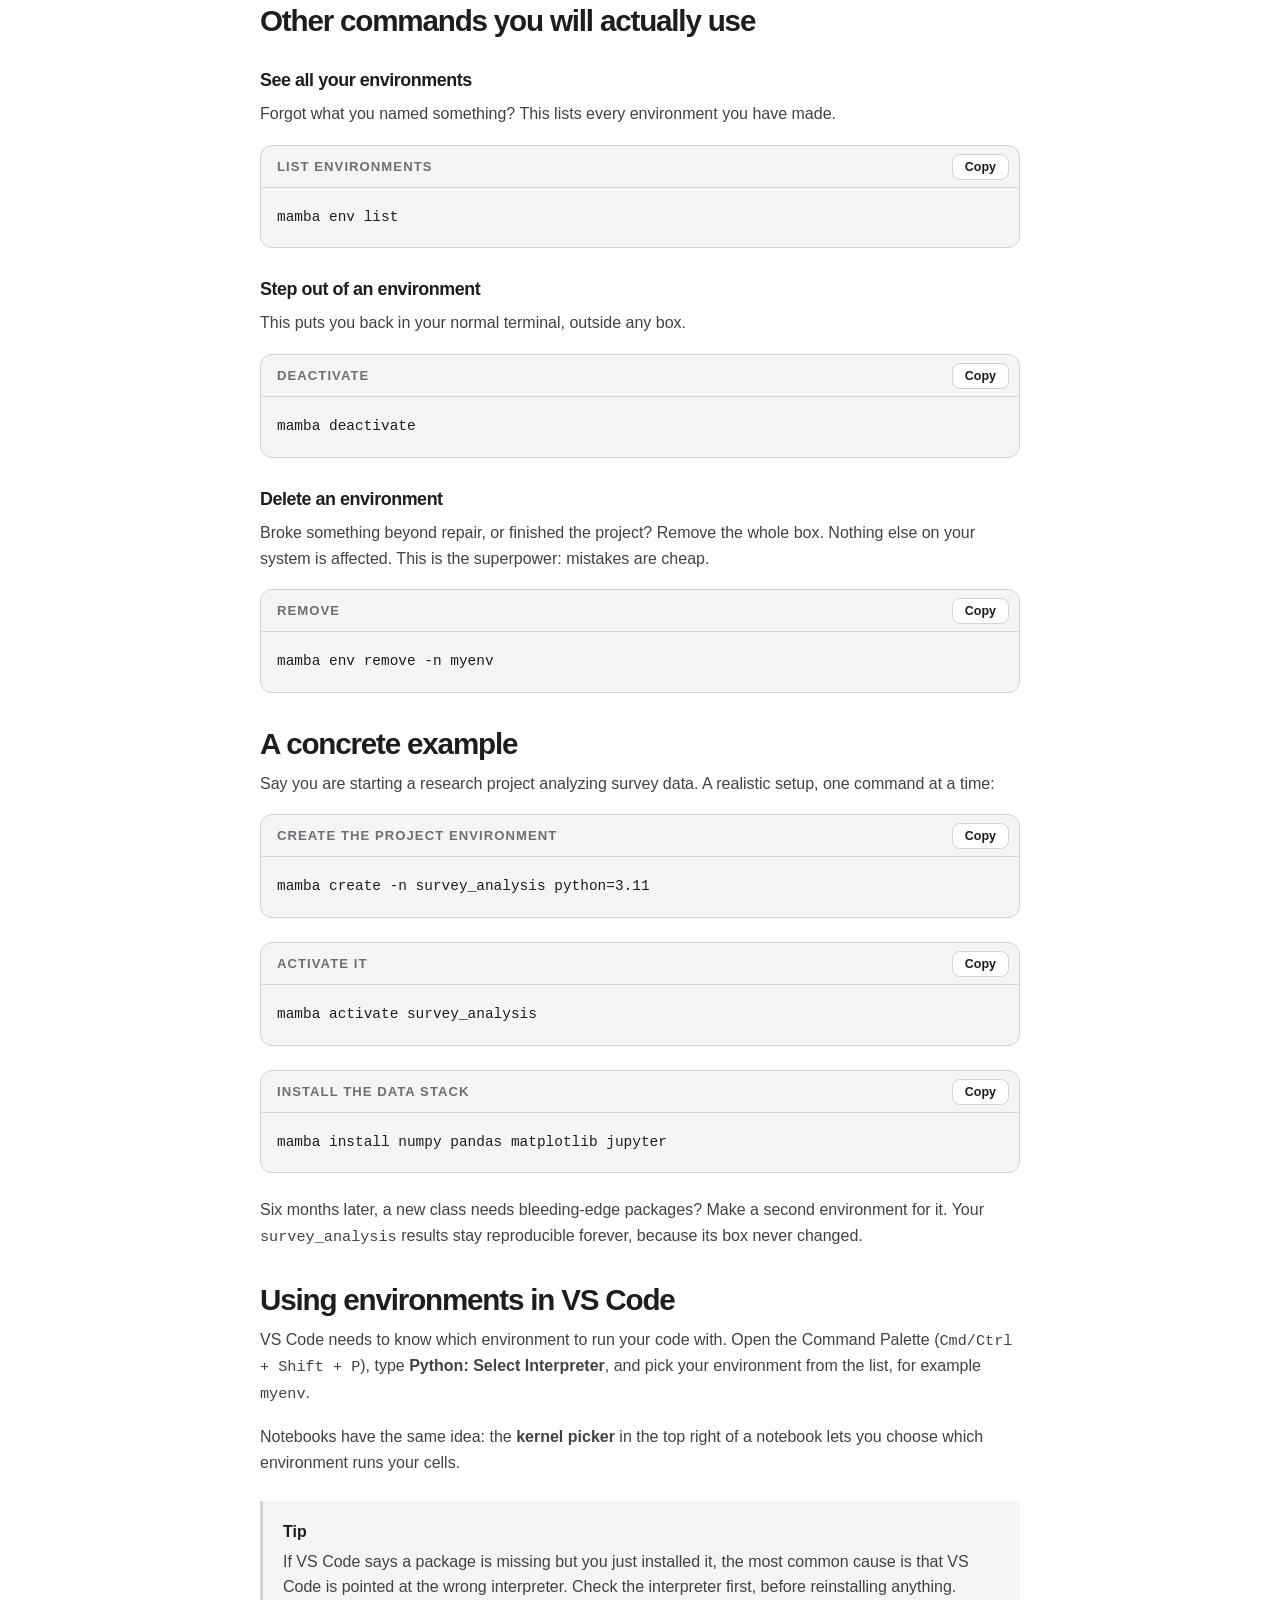
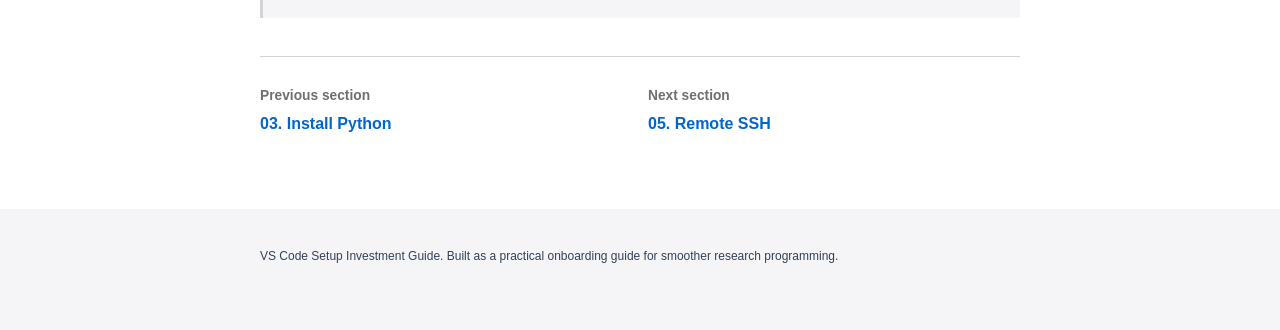
<file: sections/04-environments.html>
<!DOCTYPE html>
<html lang="en">
<head>
  <meta charset="UTF-8" />
  <meta name="viewport" content="width=device-width, initial-scale=1.0" />
  <title>Miniforge and Micromamba | VS Code Setup Investment Guide</title>
  <meta
    name="description"
    content="Use Miniforge or Micromamba to create isolated Python environments for cleaner project setup."
  />

  <style>
    :root {
      --bg: #0f172a;
      --bg-soft: #111827;
      --card: #ffffff;
      --card-soft: #f8fafc;
      --text: #0f172a;
      --muted: #64748b;
      --white: #ffffff;
      --accent: #38bdf8;
      --accent-dark: #0284c7;
      --accent-soft: #e0f2fe;
      --border: #e2e8f0;
      --tip-bg: #ecfeff;
      --tip-border: #67e8f9;
      --tip-text: #155e75;
      --code-bg: #0f172a;
      --code-text: #e2e8f0;
      --shadow: 0 20px 50px rgba(15, 23, 42, 0.14);
      --radius: 22px;
      --max-width: 980px;
    }

    * {
      box-sizing: border-box;
    }

    html {
      scroll-behavior: smooth;
    }

    body {
      margin: 0;
      font-family:
        Inter, ui-sans-serif, system-ui, -apple-system, BlinkMacSystemFont,
        "Segoe UI", sans-serif;
      background: #f8fafc;
      color: var(--text);
      line-height: 1.65;
    }

    a {
      color: inherit;
      text-decoration: none;
    }

    code {
      font-family:
        "SFMono-Regular", Consolas, "Liberation Mono", Menlo, monospace;
      font-size: 0.95em;
    }

    .page {
      min-height: 100vh;
      background:
        radial-gradient(circle at top left, rgba(56, 189, 248, 0.28), transparent 30rem),
        linear-gradient(180deg, #0f172a 0%, #111827 34%, #f8fafc 34%, #f8fafc 100%);
    }

    .container {
      width: min(100% - 32px, var(--max-width));
      margin: 0 auto;
    }

    .site-header {
      padding: 24px 0;
      color: var(--white);
    }

    .nav {
      display: flex;
      align-items: center;
      justify-content: space-between;
      gap: 24px;
    }

    .brand {
      display: flex;
      align-items: center;
      gap: 12px;
      font-weight: 800;
      letter-spacing: -0.03em;
    }

    .brand-mark {
      width: 42px;
      height: 42px;
      display: grid;
      place-items: center;
      border-radius: 14px;
      background: rgba(255, 255, 255, 0.12);
      border: 1px solid rgba(255, 255, 255, 0.22);
      color: var(--accent);
      font-weight: 900;
    }

    .nav-links {
      display: flex;
      align-items: center;
      gap: 18px;
      font-size: 0.95rem;
      color: rgba(255, 255, 255, 0.78);
    }

    .nav-links a:hover {
      color: var(--white);
    }

    .hero {
      color: var(--white);
      padding: 56px 0 72px;
    }

    .eyebrow {
      display: inline-flex;
      align-items: center;
      gap: 10px;
      padding: 8px 12px;
      margin-bottom: 20px;
      border-radius: 999px;
      color: #bae6fd;
      background: rgba(14, 165, 233, 0.12);
      border: 1px solid rgba(186, 230, 253, 0.22);
      font-size: 0.9rem;
      font-weight: 700;
    }

    .eyebrow-dot {
      width: 9px;
      height: 9px;
      border-radius: 999px;
      background: var(--accent);
      box-shadow: 0 0 18px rgba(56, 189, 248, 0.8);
    }

    h1 {
      margin: 0;
      max-width: 820px;
      font-size: clamp(2.4rem, 6vw, 4.8rem);
      line-height: 0.98;
      letter-spacing: -0.07em;
    }

    .hero p {
      max-width: 760px;
      margin: 24px 0 0;
      color: rgba(255, 255, 255, 0.76);
      font-size: clamp(1.05rem, 2vw, 1.22rem);
    }

    .hero-actions {
      display: flex;
      flex-wrap: wrap;
      gap: 14px;
      margin-top: 32px;
    }

    .button {
      display: inline-flex;
      align-items: center;
      justify-content: center;
      min-height: 48px;
      padding: 0 20px;
      border-radius: 999px;
      font-weight: 800;
      transition:
        transform 160ms ease,
        box-shadow 160ms ease,
        background 160ms ease;
    }

    .button:hover {
      transform: translateY(-2px);
    }

    .button-primary {
      background: var(--accent);
      color: #082f49;
      box-shadow: 0 14px 32px rgba(56, 189, 248, 0.28);
    }

    .button-primary:hover {
      background: #7dd3fc;
    }

    .button-secondary {
      color: var(--white);
      background: rgba(255, 255, 255, 0.08);
      border: 1px solid rgba(255, 255, 255, 0.2);
    }

    main {
      padding-bottom: 72px;
    }

    .content-panel {
      margin-top: -38px;
      position: relative;
      z-index: 5;
      background: var(--card);
      border: 1px solid var(--border);
      border-radius: var(--radius);
      box-shadow: var(--shadow);
      padding: clamp(24px, 4vw, 46px);
    }

    .section-number {
      width: 48px;
      height: 48px;
      display: grid;
      place-items: center;
      margin-bottom: 18px;
      border-radius: 16px;
      background: var(--accent-soft);
      color: var(--accent-dark);
      font-weight: 900;
    }

    h2 {
      margin: 34px 0 10px;
      font-size: clamp(1.35rem, 3vw, 1.85rem);
      line-height: 1.15;
      letter-spacing: -0.04em;
    }

    h3 {
      margin: 30px 0 10px;
      font-size: 1.12rem;
      line-height: 1.25;
      letter-spacing: -0.025em;
    }

    p {
      margin: 0 0 18px;
      color: #334155;
    }

    ul {
      margin: 0 0 24px;
      padding-left: 1.3rem;
      color: #334155;
    }

    li {
      margin: 7px 0;
    }

    .tip {
      margin: 26px 0;
      padding: 18px 20px;
      border-radius: 18px;
      background: var(--tip-bg);
      border: 1px solid var(--tip-border);
      color: var(--tip-text);
    }

    .tip strong {
      display: block;
      margin-bottom: 4px;
      color: #164e63;
    }

    .choice-grid {
      display: grid;
      grid-template-columns: repeat(2, minmax(0, 1fr));
      gap: 16px;
      margin: 18px 0 26px;
    }

    .choice-card {
      padding: 20px;
      border-radius: 18px;
      border: 1px solid var(--border);
      background: var(--card-soft);
    }

    .choice-card h3 {
      margin: 0 0 8px;
      font-size: 1.08rem;
      letter-spacing: -0.025em;
    }

    .choice-card p {
      margin: 0;
      color: var(--muted);
    }

    .code-block {
      position: relative;
      margin: 18px 0 24px;
      border-radius: 18px;
      overflow: hidden;
      background: var(--code-bg);
      border: 1px solid rgba(148, 163, 184, 0.28);
    }

    .code-label {
      padding: 10px 16px;
      color: #94a3b8;
      font-size: 0.82rem;
      font-weight: 800;
      text-transform: uppercase;
      letter-spacing: 0.08em;
      border-bottom: 1px solid rgba(148, 163, 184, 0.18);
    }

    pre {
      margin: 0;
      padding: 18px 16px;
      overflow-x: auto;
      color: var(--code-text);
      font-size: 0.95rem;
      line-height: 1.55;
    }

    .download-card {
      margin-top: 18px;
      padding: 22px;
      border-radius: 18px;
      border: 1px solid var(--border);
      background: var(--card-soft);
    }

    .download-card p {
      margin-bottom: 16px;
    }

    .download-link {
      display: inline-flex;
      align-items: center;
      justify-content: center;
      min-height: 46px;
      padding: 0 18px;
      border-radius: 999px;
      background: var(--accent);
      color: #082f49;
      font-weight: 900;
      box-shadow: 0 12px 28px rgba(56, 189, 248, 0.22);
      transition:
        transform 160ms ease,
        background 160ms ease;
    }

    .download-link:hover {
      transform: translateY(-2px);
      background: #7dd3fc;
    }

    .next-section {
      display: flex;
      justify-content: space-between;
      gap: 16px;
      margin-top: 38px;
      padding-top: 28px;
      border-top: 1px solid var(--border);
    }

    .next-card {
      flex: 1;
      padding: 18px 20px;
      border-radius: 18px;
      border: 1px solid var(--border);
      background: var(--card-soft);
      transition:
        transform 160ms ease,
        box-shadow 160ms ease,
        border-color 160ms ease;
    }

    .next-card:hover {
      transform: translateY(-3px);
      border-color: #bae6fd;
      box-shadow: 0 12px 28px rgba(15, 23, 42, 0.08);
    }

    .next-card span {
      display: block;
      margin-bottom: 4px;
      color: var(--muted);
      font-size: 0.86rem;
      font-weight: 700;
    }

    .next-card strong {
      color: var(--accent-dark);
      font-size: 1rem;
    }

    .footer {
      padding: 38px 0 46px;
      color: #64748b;
      text-align: center;
      font-size: 0.95rem;
    }

    @media (max-width: 700px) {
      .nav {
        align-items: flex-start;
        flex-direction: column;
      }

      .nav-links {
        flex-wrap: wrap;
      }

      .hero {
        padding-top: 42px;
      }

      .choice-grid,
      .next-section {
        grid-template-columns: 1fr;
        flex-direction: column;
      }
    }

    .copy-btn {
      position: absolute;
      top: 8px;
      right: 10px;
      padding: 5px 12px;
      border: 1px solid rgba(148, 163, 184, 0.35);
      border-radius: 8px;
      background: rgba(148, 163, 184, 0.12);
      color: #94a3b8;
      font-size: 0.78rem;
      font-weight: 700;
      cursor: pointer;
      transition: background 120ms ease, color 120ms ease;
    }

    .copy-btn:hover {
      background: rgba(56, 189, 248, 0.18);
      color: #7dd3fc;
    }

    .copy-btn.copied {
      color: #34d399;
      border-color: rgba(52, 211, 153, 0.4);
    }
  </style>
  <link rel="stylesheet" href="../style.css" />
</head>

<body>
  <div class="page">
    <header class="site-header">
      <div class="container nav">
        <a href="../index.html" class="brand" aria-label="VS Code Setup Guide home">
          <span class="brand-mark">VS</span>
          <span>Setup Investment Guide</span>
        </a>

        <nav class="nav-links" aria-label="Main navigation">
          <a href="../index.html">Home</a>
          <a href="../index.html#sections">Sections</a>
          <a href="03-python.html">Previous</a>
          <a href="05-remote-ssh.html">Next</a>
        </nav>
      </div>
    </header>

    <section class="hero">
      <div class="container">
        <div class="eyebrow">
          <span class="eyebrow-dot"></span>
          Section 04
        </div>

        <h1>Miniforge and Micromamba</h1>

        <p>
          Environments keep projects separated. That means each project gets the
          Python version and packages it needs without breaking everything else.
        </p>

        <div class="hero-actions">
          <a class="button button-primary" href="#start">Read section</a>
          <a
            class="button button-secondary"
            href="https://github.com/conda-forge/miniforge"
            target="_blank"
            rel="noreferrer"
          >
            Miniforge install page
          </a>
        </div>
      </div>
    </section>

    <main>
      <div class="container">
        <article class="content-panel" id="start">
          <div class="section-number">04</div>

          <p>
            At some point, you are going to install packages and something will
            break. Different projects need different versions of Python or
            libraries, and mixing everything together causes problems fast.
          </p>

          <p>
            Here is the classic scenario: your research project needs an older
            version of NumPy because a collaboration pins it, but your class
            homework needs the newest one. If everything is installed globally,
            upgrading NumPy for the homework silently breaks the research code.
            You will not notice until something crashes weeks later.
          </p>

          <p>
            This is why we use <strong>Miniforge</strong> or
            <strong>Micromamba</strong>.
          </p>

          <h2>What this is</h2>

          <p>
            Miniforge and Micromamba are lightweight versions of Conda. They let
            you create isolated environments so each project can have exactly
            what it needs without interfering with anything else.
          </p>

          <p>That means:</p>

          <ul>
            <li>One project can use Python 3.11 with an older NumPy</li>
            <li>Another can use Python 3.12 with the newest everything</li>
            <li>Nothing conflicts, because they never see each other</li>
          </ul>

          <div class="tip">
            <strong>Tip</strong>
            Think of environments as separate boxes for each project. Nothing
            leaks between them. Break one? Delete it and make a new one in two
            minutes. Your other projects never notice.
          </div>

          <h2>Why we suggest this</h2>

          <ul>
            <li>Avoids dependency conflicts</li>
            <li>Easy to install packages like NumPy, Pandas, PyTorch, and more</li>
            <li>Works well on remote machines and clusters</li>
            <li>Much cleaner than installing everything globally</li>
          </ul>

          <p>Micromamba in particular is:</p>

          <ul>
            <li>Faster</li>
            <li>Lighter</li>
            <li>Simpler to manage</li>
          </ul>

          <h2>Which one should you use?</h2>

          <p>Either is fine.</p>

          <div class="choice-grid">
            <div class="choice-card">
              <h3>Miniforge</h3>
              <p>
                More standard and familiar. This is a good default if you want
                something close to the normal Conda experience. Commands start
                with <code>mamba</code>.
              </p>
            </div>

            <div class="choice-card">
              <h3>Micromamba</h3>
              <p>
                Faster and more lightweight. This is a good choice if you want a
                smaller, quicker environment manager. Commands start with
                <code>micromamba</code>, but are otherwise identical.
              </p>
            </div>
          </div>

          <div class="tip">
            <strong>Tip</strong>
            The commands below use <code>mamba</code>. If you installed
            Micromamba instead, just swap in <code>micromamba</code>. Everything
            else is the same.
          </div>

          <h2>Installation</h2>

          <p>
            Installation varies slightly depending on your system, so the
            easiest approach is:
          </p>

          <ul>
            <li>
              Use the Miniforge GitHub page, which has curl and wget commands
              for Linux and Unix systems.
            </li>
            <li>
              Search for <strong>install miniforge</strong> or
              <strong>install micromamba</strong> for your system.
            </li>
            <li>Follow a guide or video.</li>
          </ul>

          <div class="download-card">
            <p>Miniforge installation page:</p>

            <a
              class="download-link"
              href="https://github.com/conda-forge/miniforge"
              target="_blank"
              rel="noreferrer"
            >
              github.com/conda-forge/miniforge
            </a>
          </div>

          <p>
            On the GitHub page, find the installation instructions for your system.
            For macOS, Linux, or WSL, run either the <code>curl</code> or
            <code>wget</code> download command, then run the installer command
            shown below it. Copy the commands directly from GitHub so you have
            the current instructions.
          </p>
          <figure class="screenshot">
            <img src="mamba_images/mamba_image0.png" alt="Miniforge GitHub installation instructions with the curl and wget download commands and the installer command highlighted" />
            <figcaption>Find the download and installer commands in the Miniforge GitHub installation section.</figcaption>
          </figure>

          <h2>The core workflow: three commands</h2>

          <p>
            You do not need to memorize much. The whole daily workflow is three
            steps: create an environment, activate it, install what you need.
            Each one is copyable on its own.
          </p>

          <h3>Step 1: Create an environment</h3>

          <p>
            This makes a new box named <code>myenv</code> with Python 3.11
            inside. Name it after your project, like <code>thesis</code> or
            <code>cmse202</code>, so you always know what it is for.
          </p>

          <div class="code-block">
            <div class="code-label">Create</div>
            <pre><code>mamba create -n myenv python=3.11</code></pre>
          </div>

          <h3>Step 2: Activate it</h3>

          <p>
            Activating means "step inside the box." Your terminal prompt will
            change to show <code>(myenv)</code>, so you always know which
            environment you are in. From now on, <code>python</code> and any
            packages you install refer to this environment only.
          </p>

          <div class="code-block">
            <div class="code-label">Activate</div>
            <pre><code>mamba activate myenv</code></pre>
          </div>

          <h3>Step 3: Install packages</h3>

          <p>
            Install whatever the project needs. These land inside
            <code>myenv</code> and nowhere else.
          </p>

          <div class="code-block">
            <div class="code-label">Install</div>
            <pre><code>mamba install numpy pandas</code></pre>
          </div>

          <p>
            That is it. Next time you work on this project: activate, work,
            done.
          </p>

          <h2>Other commands you will actually use</h2>

          <h3>See all your environments</h3>

          <p>
            Forgot what you named something? This lists every environment you
            have made.
          </p>

          <div class="code-block">
            <div class="code-label">List environments</div>
            <pre><code>mamba env list</code></pre>
          </div>

          <h3>Step out of an environment</h3>

          <p>
            This puts you back in your normal terminal, outside any box.
          </p>

          <div class="code-block">
            <div class="code-label">Deactivate</div>
            <pre><code>mamba deactivate</code></pre>
          </div>

          <h3>Delete an environment</h3>

          <p>
            Broke something beyond repair, or finished the project? Remove the
            whole box. Nothing else on your system is affected. This is the
            superpower: mistakes are cheap.
          </p>

          <div class="code-block">
            <div class="code-label">Remove</div>
            <pre><code>mamba env remove -n myenv</code></pre>
          </div>

          <h2>A concrete example</h2>

          <p>
            Say you are starting a research project analyzing survey data. A
            realistic setup, one command at a time:
          </p>

          <div class="code-block">
            <div class="code-label">Create the project environment</div>
            <pre><code>mamba create -n survey_analysis python=3.11</code></pre>
          </div>

          <div class="code-block">
            <div class="code-label">Activate it</div>
            <pre><code>mamba activate survey_analysis</code></pre>
          </div>

          <div class="code-block">
            <div class="code-label">Install the data stack</div>
            <pre><code>mamba install numpy pandas matplotlib jupyter</code></pre>
          </div>

          <p>
            Six months later, a new class needs bleeding-edge packages? Make a
            second environment for it. Your <code>survey_analysis</code> results
            stay reproducible forever, because its box never changed.
          </p>

          <h2>Using environments in VS Code</h2>

          <p>
            VS Code needs to know which environment to run your code with. Open
            the Command Palette (<code>Cmd/Ctrl + Shift + P</code>), type
            <strong>Python: Select Interpreter</strong>, and pick your
            environment from the list, for example
            <code>myenv</code>.
          </p>

          <p>
            Notebooks have the same idea: the <strong>kernel picker</strong> in
            the top right of a notebook lets you choose which environment runs
            your cells.
          </p>

          <div class="tip">
            <strong>Tip</strong>
            If VS Code says a package is missing but you just installed it, the
            most common cause is that VS Code is pointed at the wrong
            interpreter. Check the interpreter first, before reinstalling
            anything.
          </div>

          <div class="next-section">
            <a class="next-card" href="03-python.html">
              <span>Previous section</span>
              <strong>03. Install Python</strong>
            </a>

            <a class="next-card" href="05-remote-ssh.html">
              <span>Next section</span>
              <strong>05. Remote SSH</strong>
            </a>
          </div>
        </article>
      </div>
    </main>

    <footer class="footer">
      <div class="container">
        <p>
          VS Code Setup Investment Guide. Built as a practical onboarding guide
          for smoother research programming.
        </p>
      </div>
    </footer>
  </div>

  <script>
    document.querySelectorAll(".code-block").forEach((block) => {
      const btn = document.createElement("button");
      btn.className = "copy-btn";
      btn.textContent = "Copy";
      btn.addEventListener("click", () => {
        const code = block.querySelector("pre").innerText;
        navigator.clipboard.writeText(code).then(() => {
          btn.textContent = "Copied!";
          btn.classList.add("copied");
          setTimeout(() => {
            btn.textContent = "Copy";
            btn.classList.remove("copied");
          }, 1600);
        });
      });
      block.appendChild(btn);
    });
  </script>
</body>
</html>
</file>
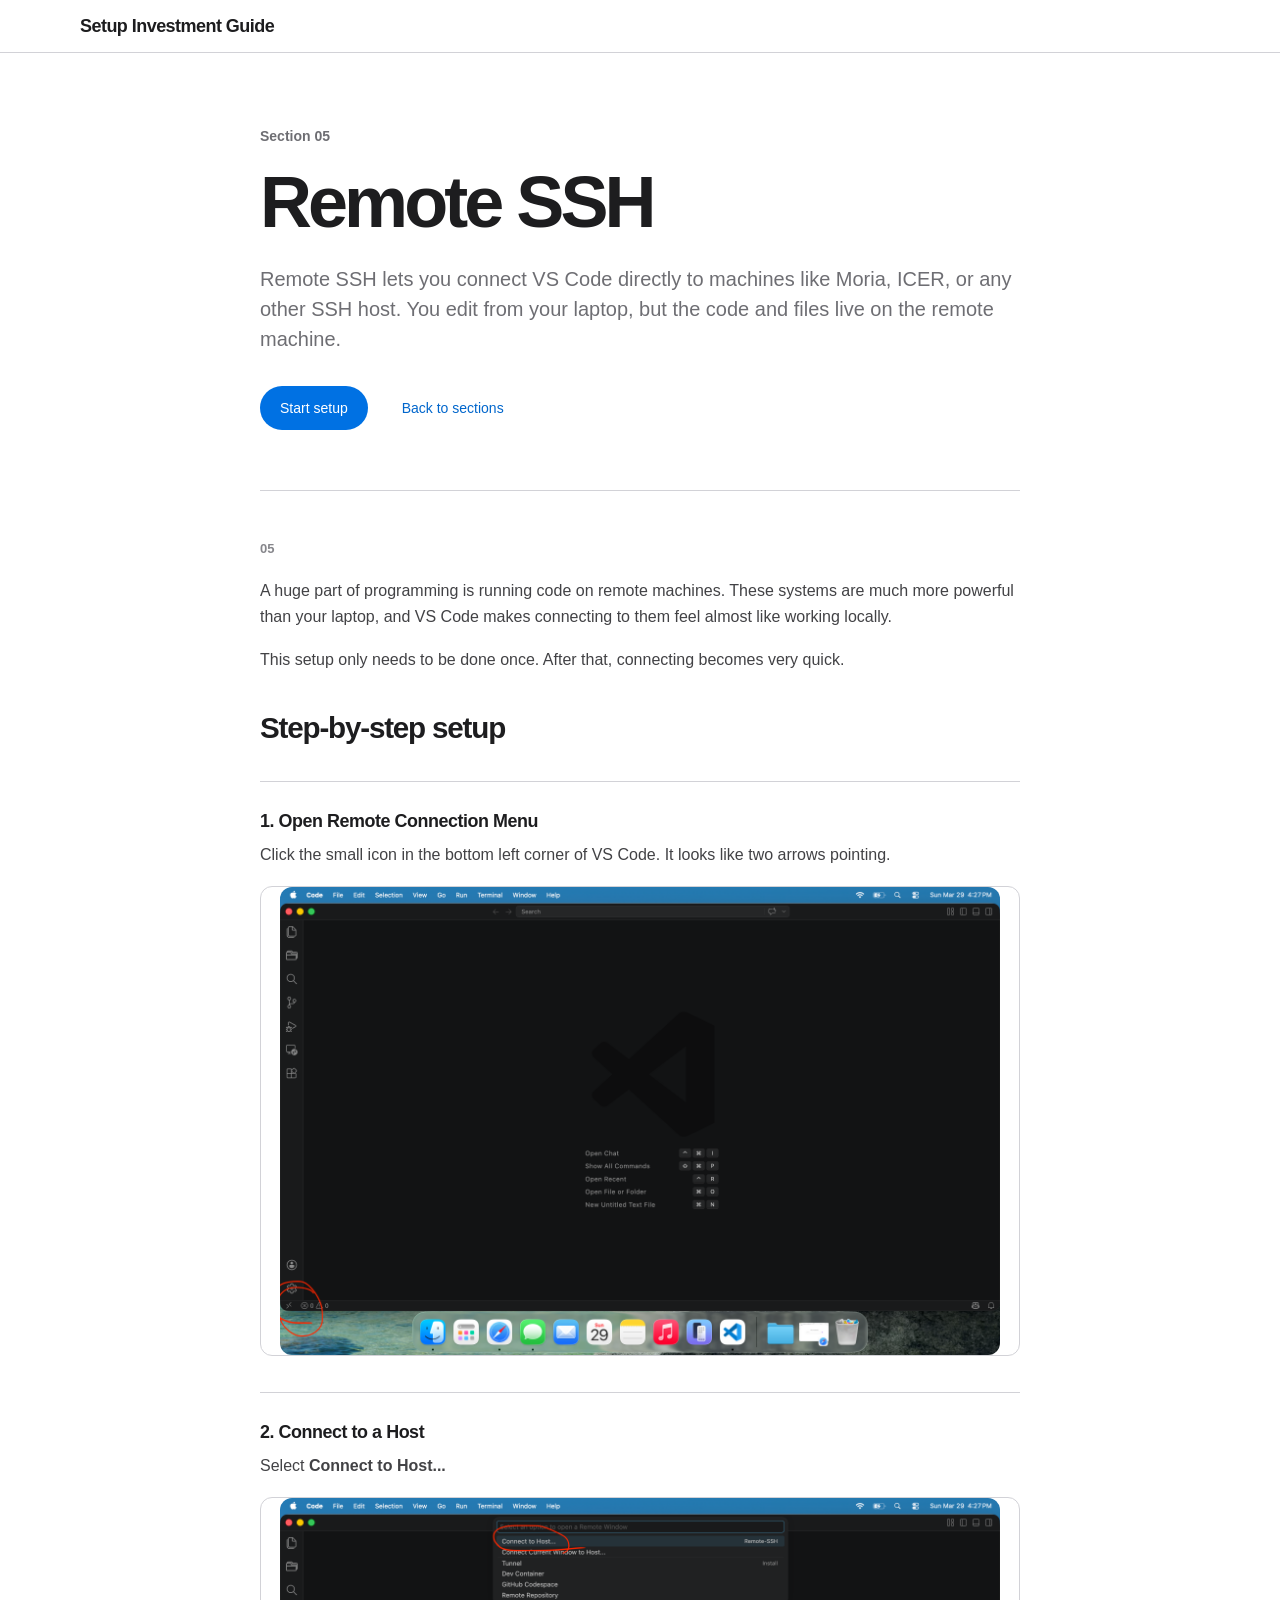
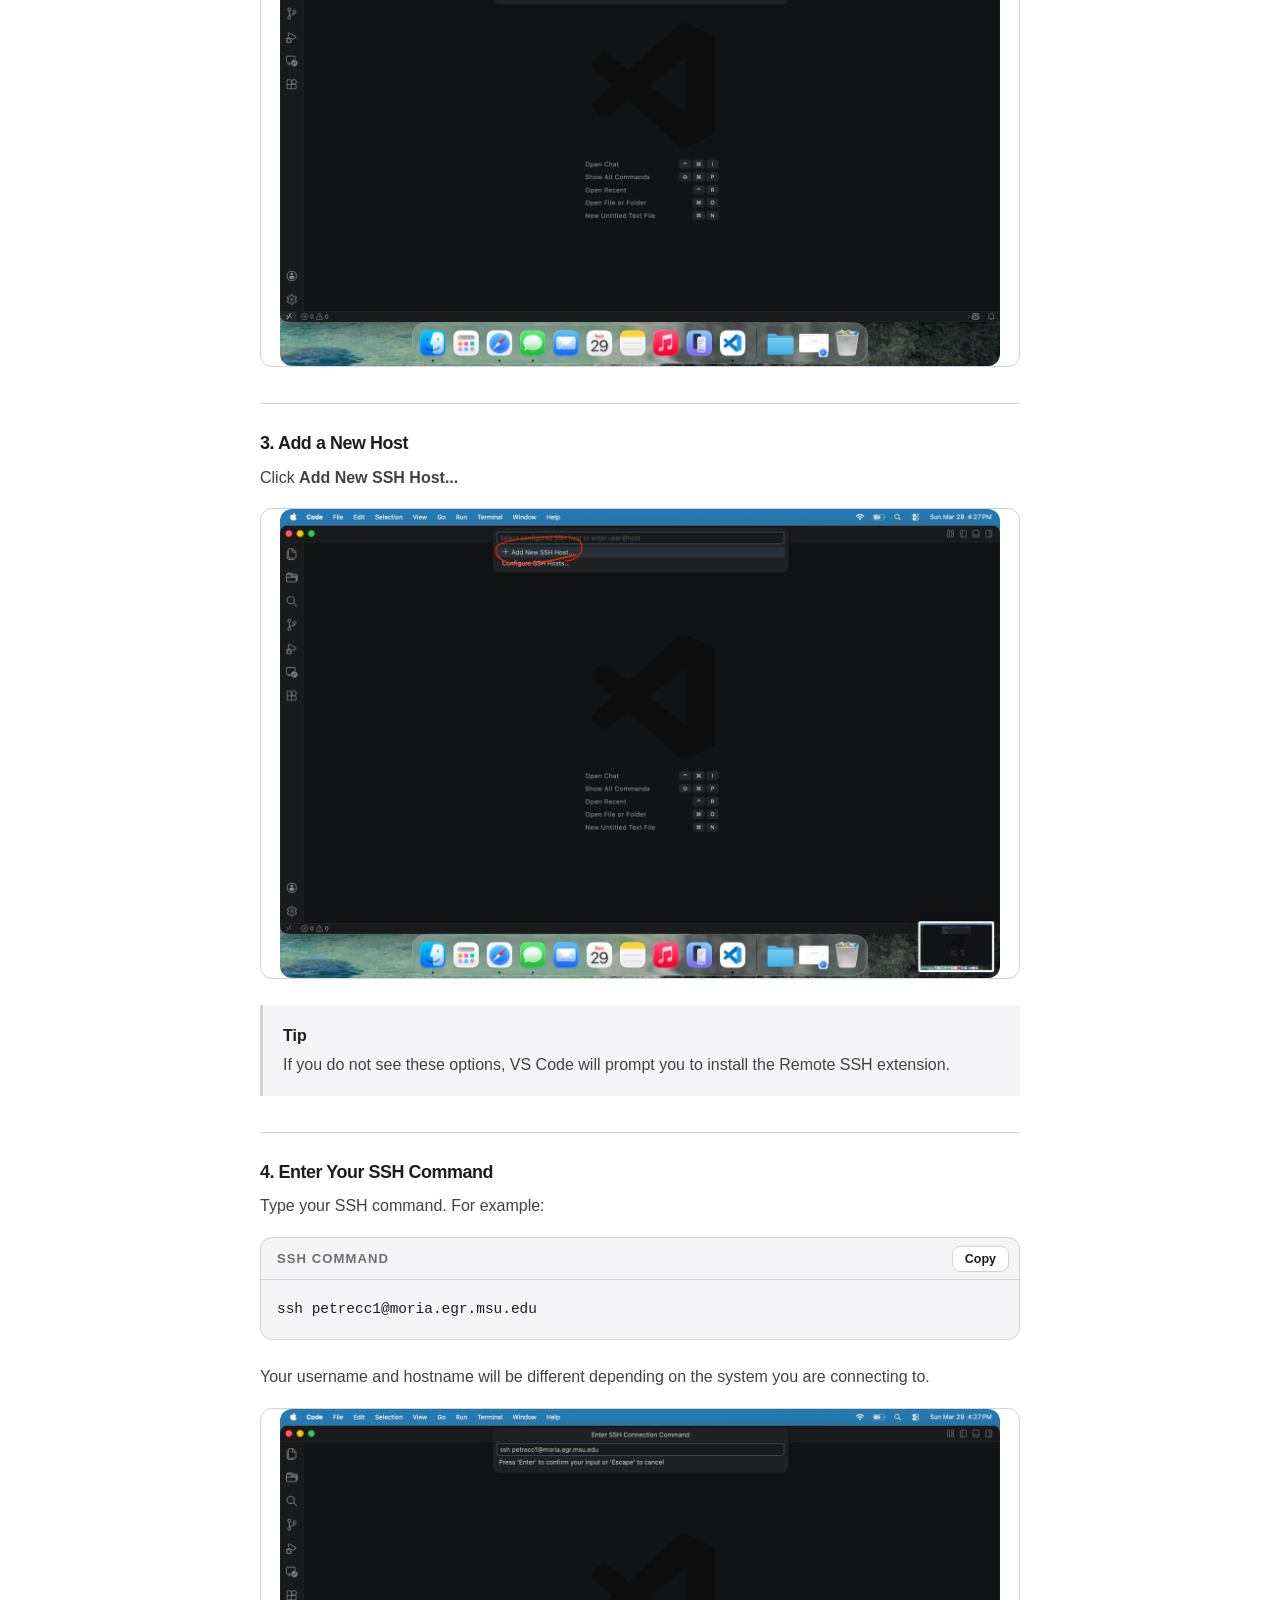
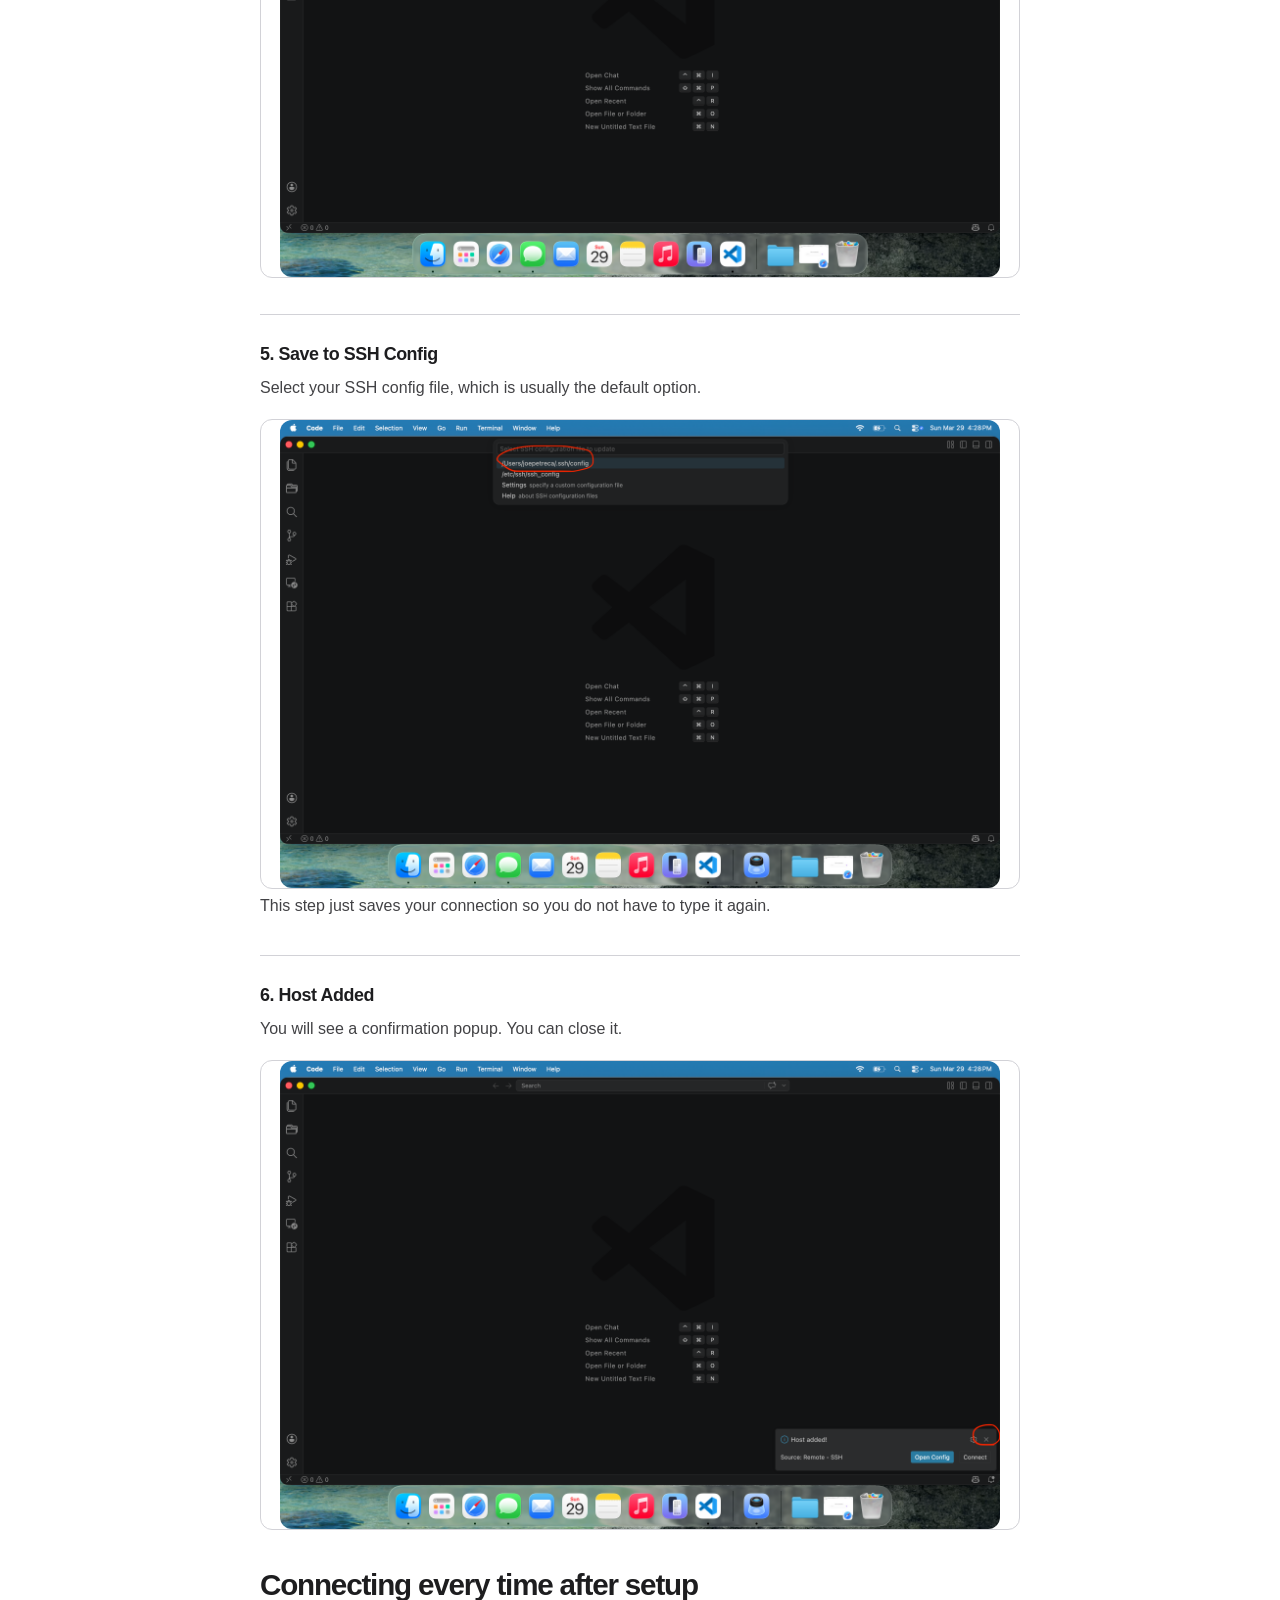
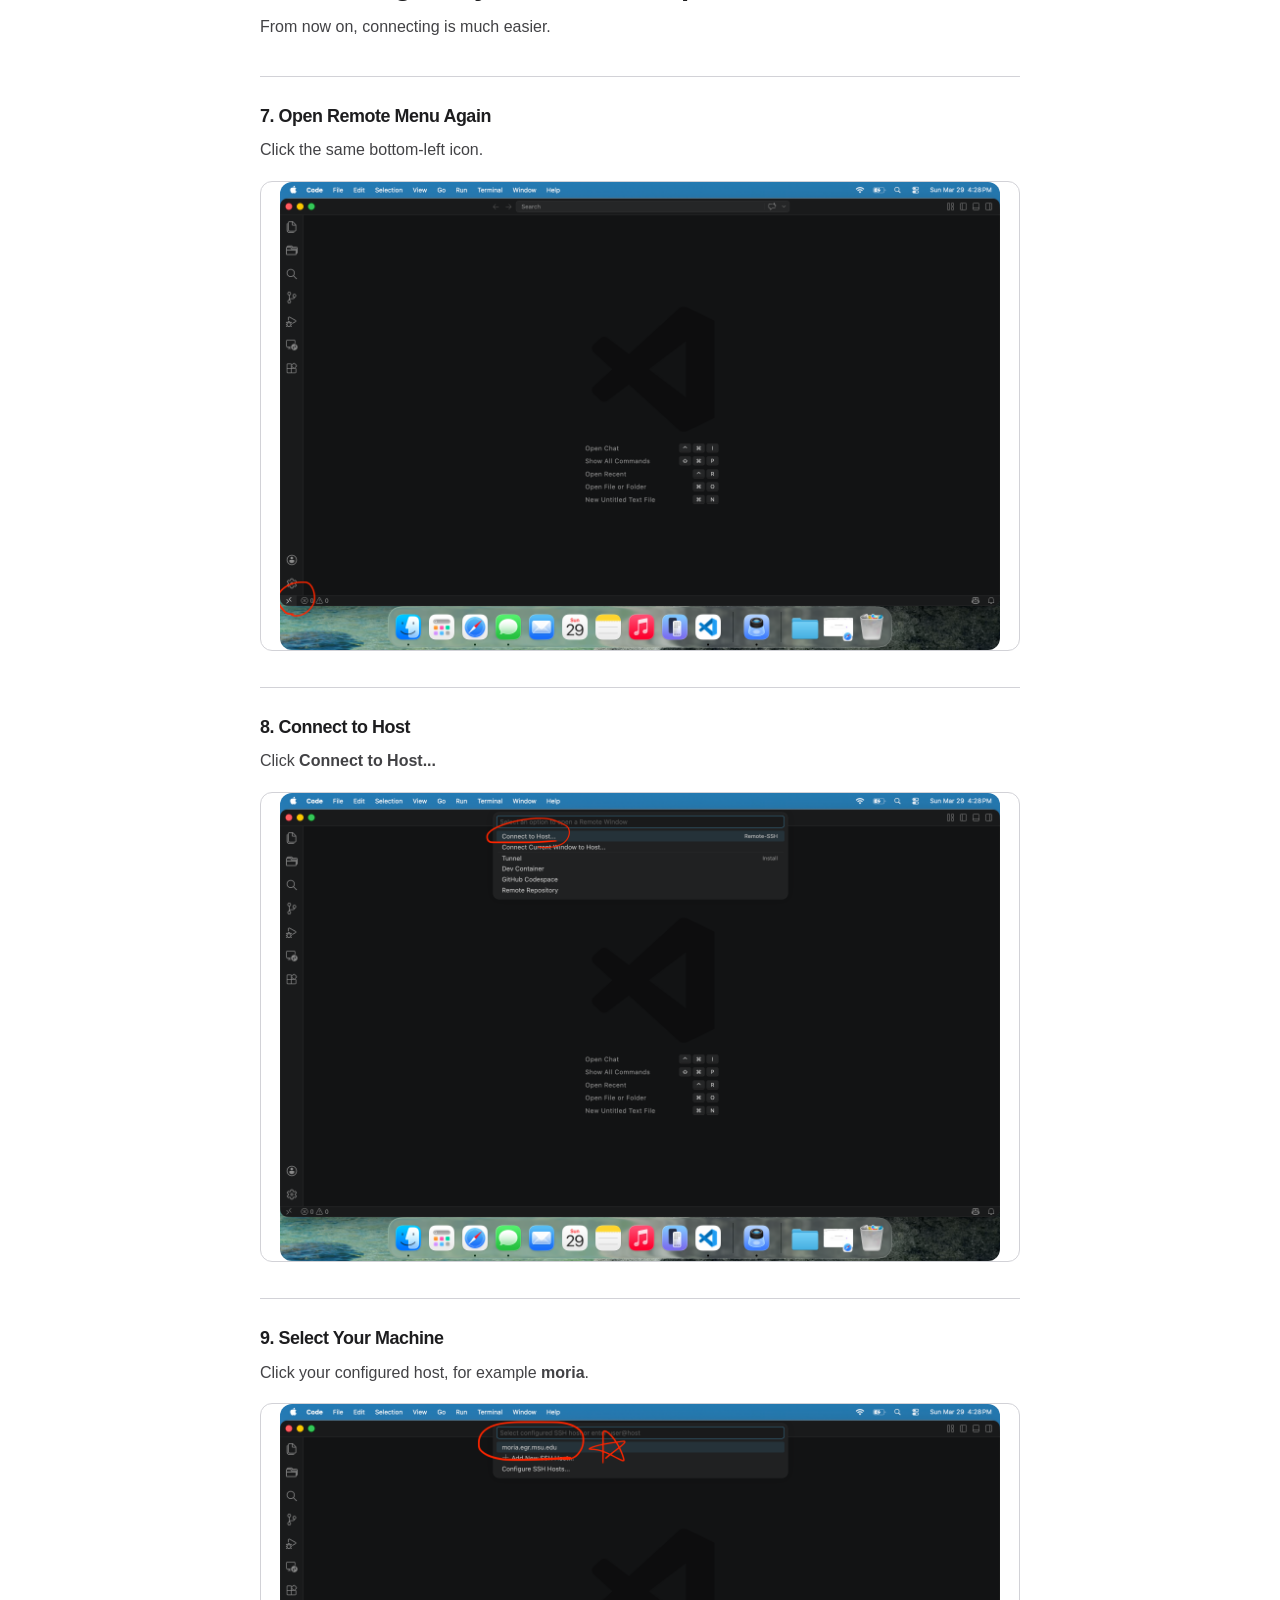
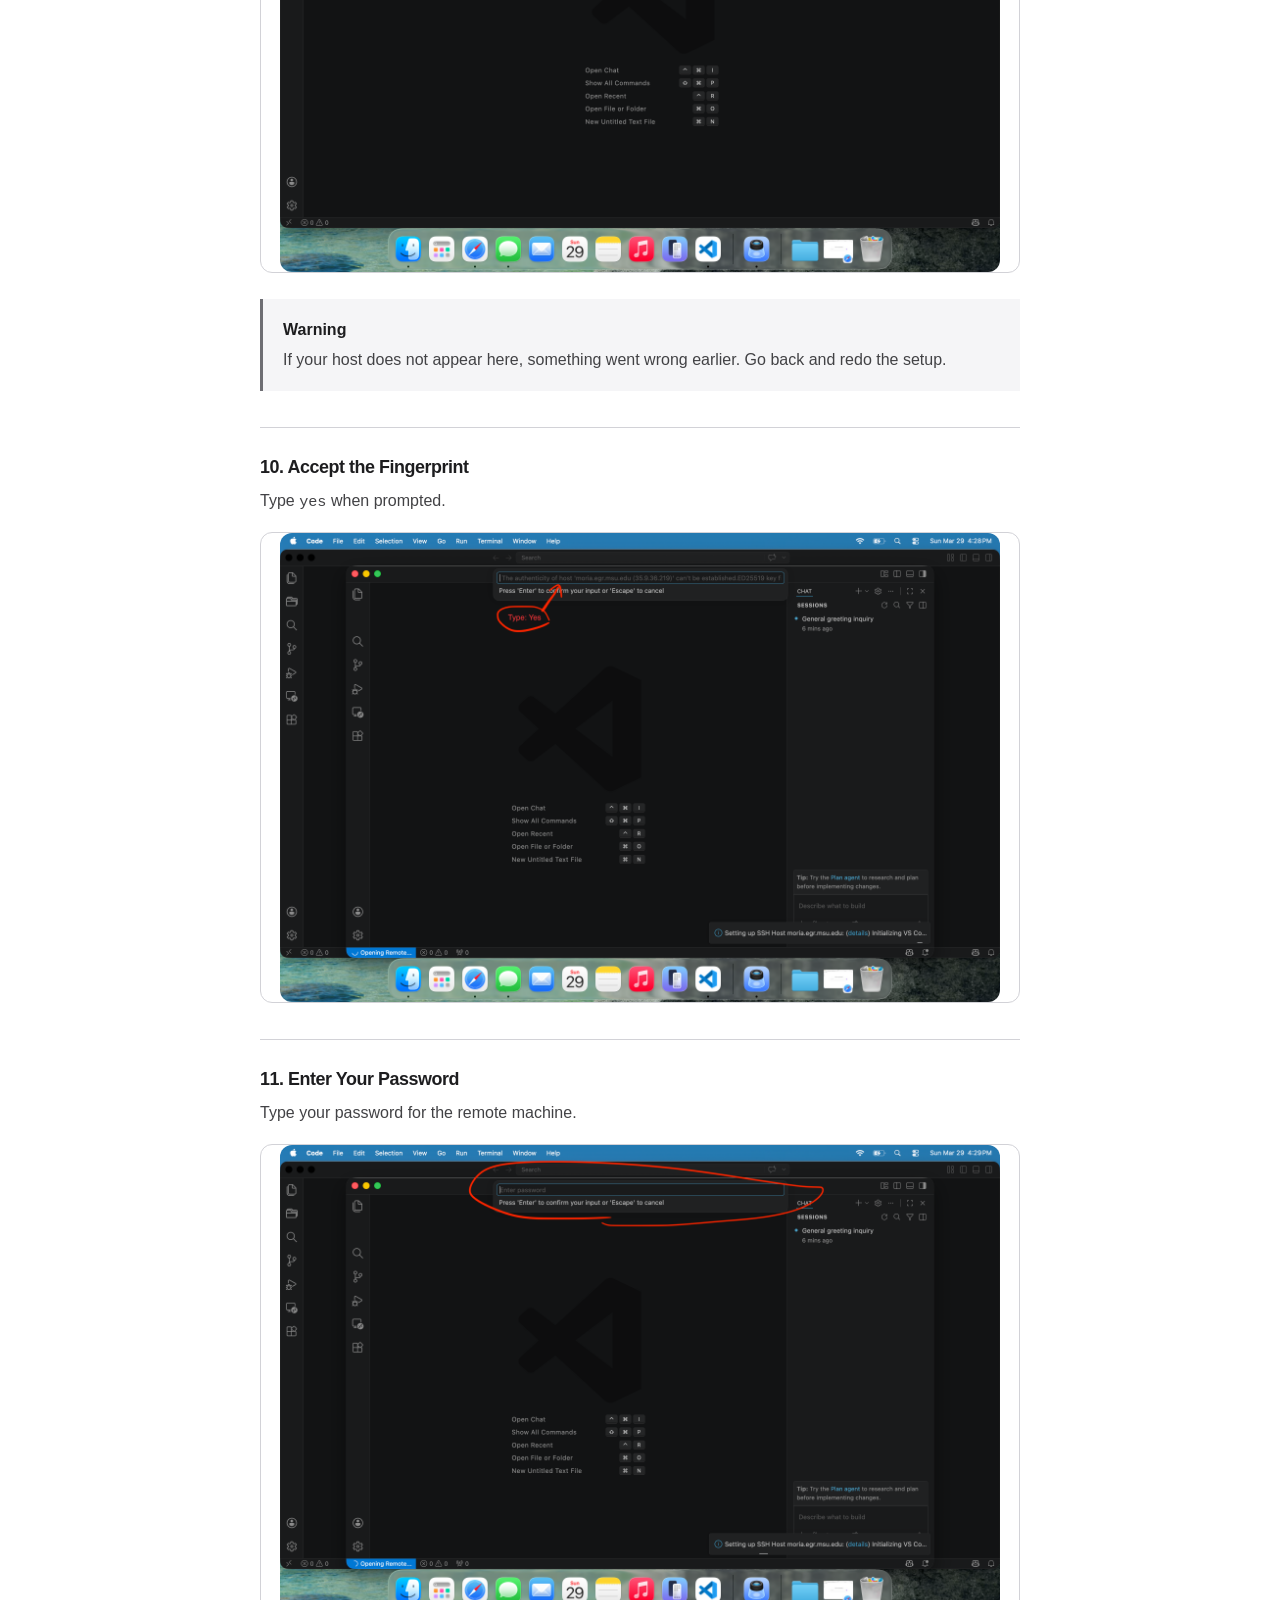
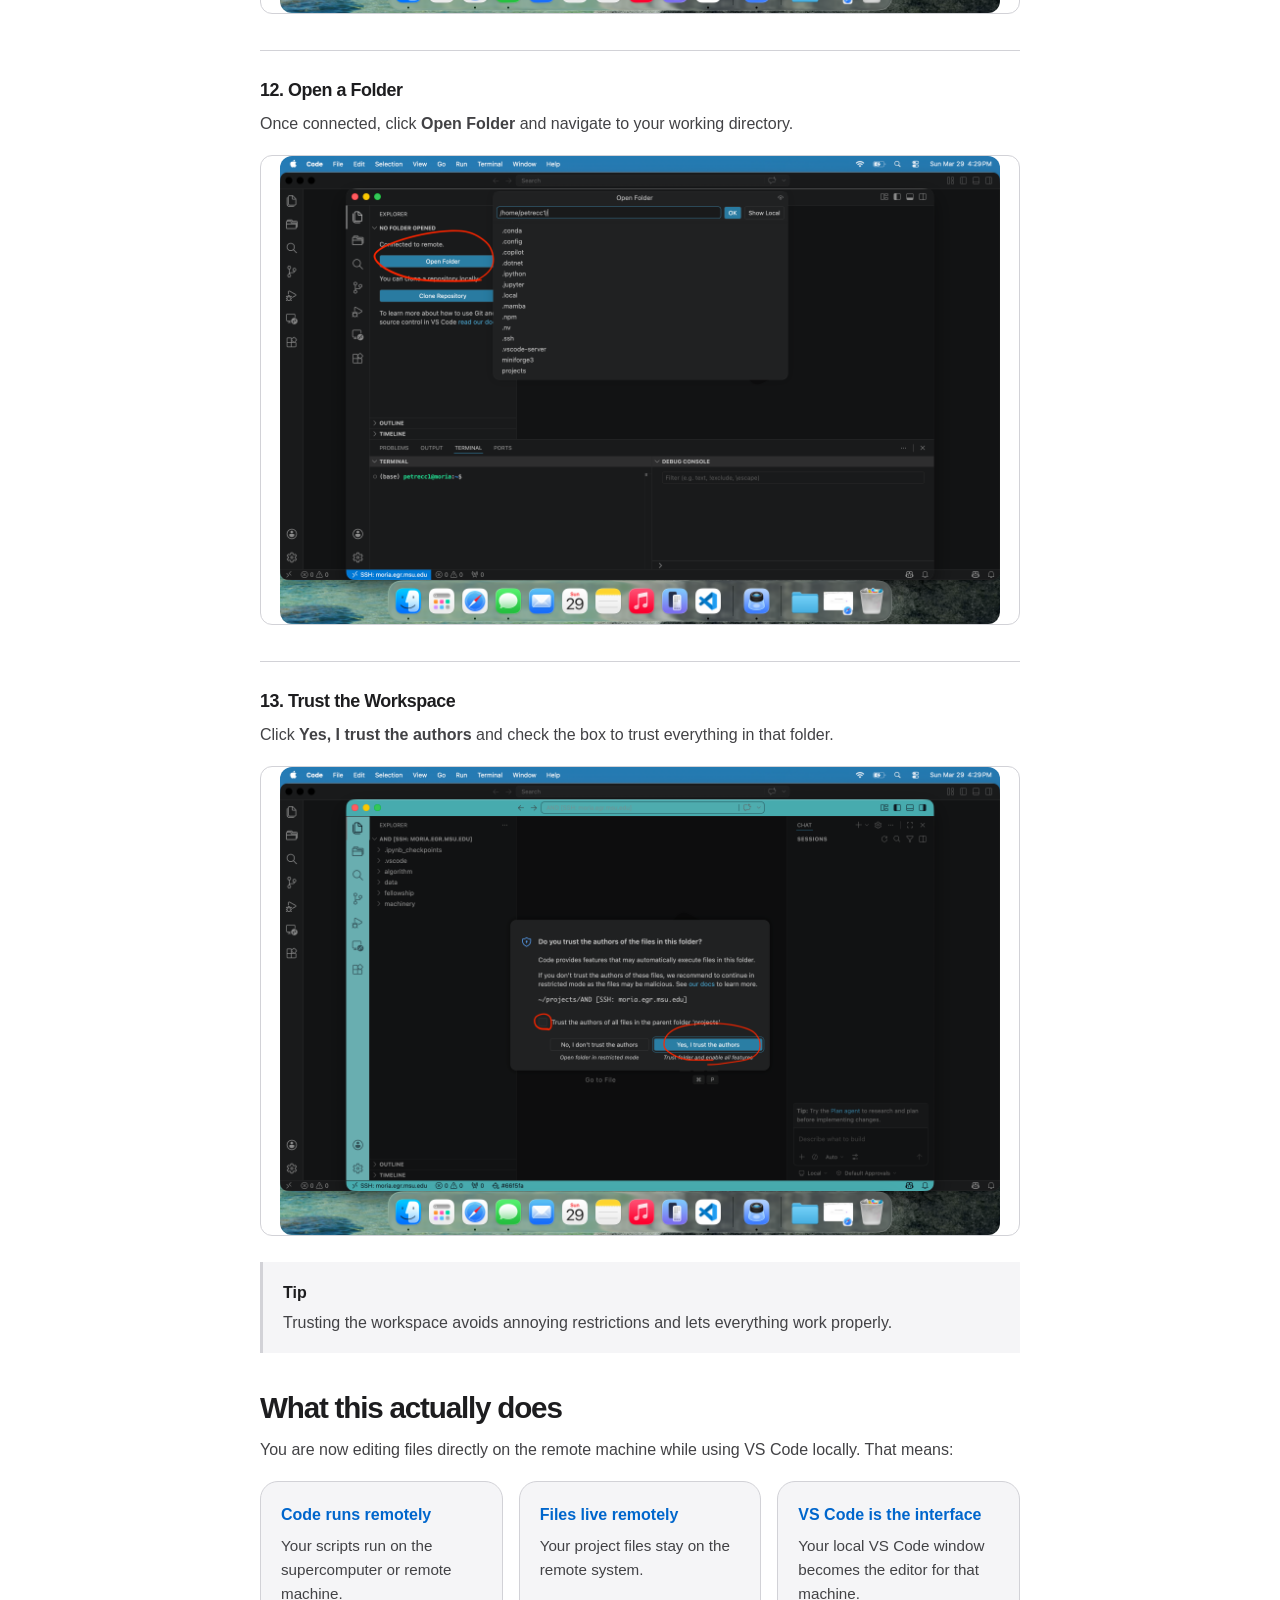
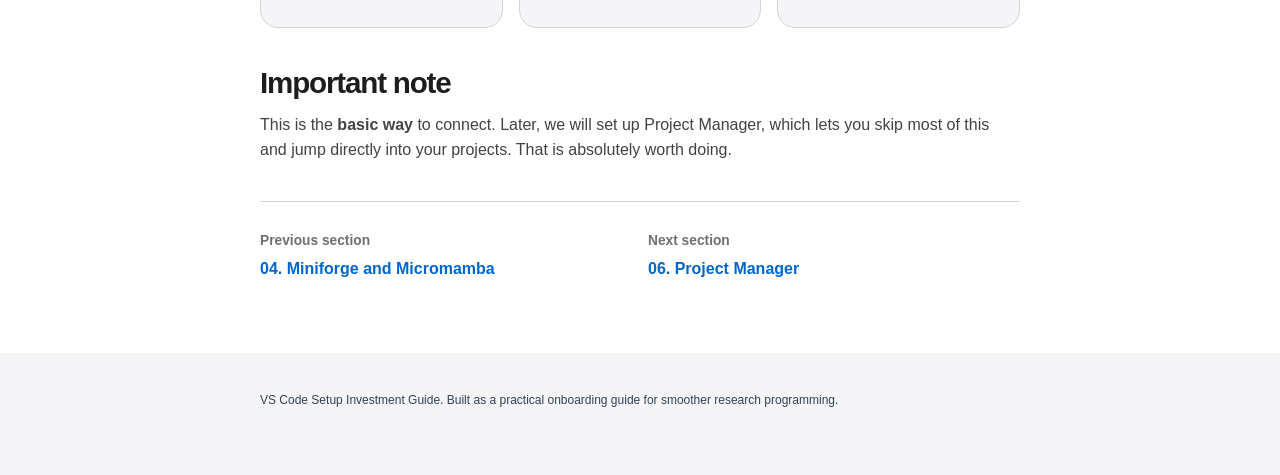
<file: sections/05-remote-ssh.html>
<!DOCTYPE html>
<html lang="en">
<head>
  <meta charset="UTF-8" />
  <meta name="viewport" content="width=device-width, initial-scale=1.0" />
  <title>Remote SSH | VS Code Setup Investment Guide</title>
  <meta
    name="description"
    content="Connect VS Code to remote machines like Moria, ICER, or any SSH host."
  />

  <style>
    :root {
      --bg: #0f172a;
      --bg-soft: #111827;
      --card: #ffffff;
      --card-soft: #f8fafc;
      --text: #0f172a;
      --muted: #64748b;
      --white: #ffffff;
      --accent: #38bdf8;
      --accent-dark: #0284c7;
      --accent-soft: #e0f2fe;
      --border: #e2e8f0;
      --tip-bg: #ecfeff;
      --tip-border: #67e8f9;
      --tip-text: #155e75;
      --warning-bg: #fff7ed;
      --warning-border: #fdba74;
      --warning-text: #9a3412;
      --code-bg: #0f172a;
      --code-text: #e2e8f0;
      --shadow: 0 20px 50px rgba(15, 23, 42, 0.14);
      --radius: 22px;
      --max-width: 980px;
    }

    * {
      box-sizing: border-box;
    }

    html {
      scroll-behavior: smooth;
    }

    body {
      margin: 0;
      font-family:
        Inter, ui-sans-serif, system-ui, -apple-system, BlinkMacSystemFont,
        "Segoe UI", sans-serif;
      background: #f8fafc;
      color: var(--text);
      line-height: 1.65;
    }

    a {
      color: inherit;
      text-decoration: none;
    }

    code {
      font-family:
        "SFMono-Regular", Consolas, "Liberation Mono", Menlo, monospace;
      font-size: 0.95em;
    }

    .page {
      min-height: 100vh;
      background:
        radial-gradient(circle at top left, rgba(56, 189, 248, 0.28), transparent 30rem),
        linear-gradient(180deg, #0f172a 0%, #111827 34%, #f8fafc 34%, #f8fafc 100%);
    }

    .container {
      width: min(100% - 32px, var(--max-width));
      margin: 0 auto;
    }

    .site-header {
      padding: 24px 0;
      color: var(--white);
    }

    .nav {
      display: flex;
      align-items: center;
      justify-content: space-between;
      gap: 24px;
    }

    .brand {
      display: flex;
      align-items: center;
      gap: 12px;
      font-weight: 800;
      letter-spacing: -0.03em;
    }

    .brand-mark {
      width: 42px;
      height: 42px;
      display: grid;
      place-items: center;
      border-radius: 14px;
      background: rgba(255, 255, 255, 0.12);
      border: 1px solid rgba(255, 255, 255, 0.22);
      color: var(--accent);
      font-weight: 900;
    }

    .nav-links {
      display: flex;
      align-items: center;
      gap: 18px;
      font-size: 0.95rem;
      color: rgba(255, 255, 255, 0.78);
    }

    .nav-links a:hover {
      color: var(--white);
    }

    .hero {
      color: var(--white);
      padding: 56px 0 72px;
    }

    .eyebrow {
      display: inline-flex;
      align-items: center;
      gap: 10px;
      padding: 8px 12px;
      margin-bottom: 20px;
      border-radius: 999px;
      color: #bae6fd;
      background: rgba(14, 165, 233, 0.12);
      border: 1px solid rgba(186, 230, 253, 0.22);
      font-size: 0.9rem;
      font-weight: 700;
    }

    .eyebrow-dot {
      width: 9px;
      height: 9px;
      border-radius: 999px;
      background: var(--accent);
      box-shadow: 0 0 18px rgba(56, 189, 248, 0.8);
    }

    h1 {
      margin: 0;
      max-width: 860px;
      font-size: clamp(2.4rem, 6vw, 4.8rem);
      line-height: 0.98;
      letter-spacing: -0.07em;
    }

    .hero p {
      max-width: 780px;
      margin: 24px 0 0;
      color: rgba(255, 255, 255, 0.76);
      font-size: clamp(1.05rem, 2vw, 1.22rem);
    }

    .hero-actions {
      display: flex;
      flex-wrap: wrap;
      gap: 14px;
      margin-top: 32px;
    }

    .button {
      display: inline-flex;
      align-items: center;
      justify-content: center;
      min-height: 48px;
      padding: 0 20px;
      border-radius: 999px;
      font-weight: 800;
      transition:
        transform 160ms ease,
        box-shadow 160ms ease,
        background 160ms ease;
    }

    .button:hover {
      transform: translateY(-2px);
    }

    .button-primary {
      background: var(--accent);
      color: #082f49;
      box-shadow: 0 14px 32px rgba(56, 189, 248, 0.28);
    }

    .button-primary:hover {
      background: #7dd3fc;
    }

    .button-secondary {
      color: var(--white);
      background: rgba(255, 255, 255, 0.08);
      border: 1px solid rgba(255, 255, 255, 0.2);
    }

    main {
      padding-bottom: 72px;
    }

    .content-panel {
      margin-top: -38px;
      position: relative;
      z-index: 5;
      background: var(--card);
      border: 1px solid var(--border);
      border-radius: var(--radius);
      box-shadow: var(--shadow);
      padding: clamp(24px, 4vw, 46px);
    }

    .section-number {
      width: 48px;
      height: 48px;
      display: grid;
      place-items: center;
      margin-bottom: 18px;
      border-radius: 16px;
      background: var(--accent-soft);
      color: var(--accent-dark);
      font-weight: 900;
    }

    h2 {
      margin: 38px 0 12px;
      font-size: clamp(1.35rem, 3vw, 1.85rem);
      line-height: 1.15;
      letter-spacing: -0.04em;
    }

    h3 {
      margin: 30px 0 10px;
      font-size: 1.12rem;
      line-height: 1.25;
      letter-spacing: -0.025em;
    }

    p {
      margin: 0 0 18px;
      color: #334155;
    }

    ul {
      margin: 0 0 24px;
      padding-left: 1.3rem;
      color: #334155;
    }

    li {
      margin: 7px 0;
    }

    .tip,
    .warning {
      margin: 26px 0;
      padding: 18px 20px;
      border-radius: 18px;
    }

    .tip {
      background: var(--tip-bg);
      border: 1px solid var(--tip-border);
      color: var(--tip-text);
    }

    .warning {
      background: var(--warning-bg);
      border: 1px solid var(--warning-border);
      color: var(--warning-text);
    }

    .tip strong,
    .warning strong {
      display: block;
      margin-bottom: 4px;
    }

    .tip strong {
      color: #164e63;
    }

    .warning strong {
      color: #7c2d12;
    }

    .code-block {
      position: relative;
      margin: 18px 0 24px;
      border-radius: 18px;
      overflow: hidden;
      background: var(--code-bg);
      border: 1px solid rgba(148, 163, 184, 0.28);
    }

    .code-label {
      padding: 10px 16px;
      color: #94a3b8;
      font-size: 0.82rem;
      font-weight: 800;
      text-transform: uppercase;
      letter-spacing: 0.08em;
      border-bottom: 1px solid rgba(148, 163, 184, 0.18);
    }

    pre {
      margin: 0;
      padding: 18px 16px;
      overflow-x: auto;
      color: var(--code-text);
      font-size: 0.95rem;
      line-height: 1.55;
    }

    .step {
      margin-top: 28px;
      padding: 22px;
      border: 1px solid var(--border);
      border-radius: 20px;
      background: var(--card-soft);
    }

    .step h3 {
      margin-top: 0;
    }

    .screenshot {
      margin: 18px auto 4px;
      padding: 10px;
      border-radius: 18px;
      background: #ffffff;
      border: 1px solid var(--border);
      box-shadow: 0 12px 28px rgba(15, 23, 42, 0.08);
    }

    .screenshot img {
      display: block;
      width: 100%;
      max-width: 720px;
      margin: 0 auto;
      border-radius: 12px;
    }

    .summary-grid {
      display: grid;
      grid-template-columns: repeat(3, minmax(0, 1fr));
      gap: 16px;
      margin: 18px 0 28px;
    }

    .summary-card {
      padding: 20px;
      border-radius: 18px;
      border: 1px solid var(--border);
      background: var(--card-soft);
    }

    .summary-card strong {
      display: block;
      margin-bottom: 6px;
      color: var(--accent-dark);
    }

    .summary-card p {
      margin: 0;
      color: var(--muted);
      font-size: 0.95rem;
    }

    .next-section {
      display: flex;
      justify-content: space-between;
      gap: 16px;
      margin-top: 38px;
      padding-top: 28px;
      border-top: 1px solid var(--border);
    }

    .next-card {
      flex: 1;
      padding: 18px 20px;
      border-radius: 18px;
      border: 1px solid var(--border);
      background: var(--card-soft);
      transition:
        transform 160ms ease,
        box-shadow 160ms ease,
        border-color 160ms ease;
    }

    .next-card:hover {
      transform: translateY(-3px);
      border-color: #bae6fd;
      box-shadow: 0 12px 28px rgba(15, 23, 42, 0.08);
    }

    .next-card span {
      display: block;
      margin-bottom: 4px;
      color: var(--muted);
      font-size: 0.86rem;
      font-weight: 700;
    }

    .next-card strong {
      color: var(--accent-dark);
      font-size: 1rem;
    }

    .footer {
      padding: 38px 0 46px;
      color: #64748b;
      text-align: center;
      font-size: 0.95rem;
    }

    @media (max-width: 700px) {
      .nav {
        align-items: flex-start;
        flex-direction: column;
      }

      .nav-links {
        flex-wrap: wrap;
      }

      .hero {
        padding-top: 42px;
      }

      .summary-grid {
        grid-template-columns: 1fr;
      }

      .next-section {
        flex-direction: column;
      }
    }
  .copy-btn {
  position: absolute;
  top: 8px;
  right: 10px;
  padding: 5px 12px;
  border: 1px solid rgba(148, 163, 184, 0.35);
  border-radius: 8px;
  background: rgba(148, 163, 184, 0.12);
  color: #94a3b8;
  font-size: 0.78rem;
  font-weight: 700;
  cursor: pointer;
  transition: background 120ms ease, color 120ms ease;
}

.copy-btn:hover {
  background: rgba(56, 189, 248, 0.18);
  color: #7dd3fc;
}

.copy-btn.copied {
  color: #34d399;
  border-color: rgba(52, 211, 153, 0.4);
}
  </style>
  <link rel="stylesheet" href="../style.css" />
</head>

<body>
  <div class="page">
    <header class="site-header">
      <div class="container nav">
        <a href="../index.html" class="brand" aria-label="VS Code Setup Guide home">
          <span class="brand-mark">VS</span>
          <span>Setup Investment Guide</span>
        </a>

        <nav class="nav-links" aria-label="Main navigation">
          <a href="../index.html">Home</a>
          <a href="../index.html#sections">Sections</a>
          <a href="04-environments.html">Previous</a>
          <a href="06-project-manager.html">Next</a>
        </nav>
      </div>
    </header>

    <section class="hero">
      <div class="container">
        <div class="eyebrow">
          <span class="eyebrow-dot"></span>
          Section 05
        </div>

        <h1>Remote SSH</h1>

        <p>
          Remote SSH lets you connect VS Code directly to machines like Moria,
          ICER, or any other SSH host. You edit from your laptop, but the code
          and files live on the remote machine.
        </p>

        <div class="hero-actions">
          <a class="button button-primary" href="#start">Start setup</a>
          <a class="button button-secondary" href="../index.html#sections">Back to sections</a>
        </div>
      </div>
    </section>

    <main>
      <div class="container">
        <article class="content-panel" id="start">
          <div class="section-number">05</div>

          <p>
            A huge part of programming is running code on remote machines. These
            systems are much more powerful than your laptop, and VS Code makes
            connecting to them feel almost like working locally.
          </p>

          <p>
            This setup only needs to be done once. After that, connecting becomes
            very quick.
          </p>

          <h2>Step-by-step setup</h2>

          <section class="step">
            <h3>1. Open Remote Connection Menu</h3>
            <p>
              Click the small icon in the bottom left corner of VS Code. It looks
              like two arrows pointing.
            </p>

            <figure class="screenshot">
              <img
                src="SSH_Set_up_images/SSH_Set_up1.png"
                alt="VS Code Remote Connection icon in the bottom left corner"
              />
            </figure>
          </section>

          <section class="step">
            <h3>2. Connect to a Host</h3>
            <p>Select <strong>Connect to Host...</strong></p>

            <figure class="screenshot">
              <img
                src="SSH_Set_up_images/SSH_Set_up2.png"
                alt="VS Code menu showing Connect to Host option"
              />
            </figure>
          </section>

          <section class="step">
            <h3>3. Add a New Host</h3>
            <p>Click <strong>Add New SSH Host...</strong></p>

            <figure class="screenshot">
              <img
                src="SSH_Set_up_images/SSH_Set_up3.png"
                alt="VS Code menu showing Add New SSH Host option"
              />
            </figure>

            <div class="tip">
              <strong>Tip</strong>
              If you do not see these options, VS Code will prompt you to install
              the Remote SSH extension.
            </div>
          </section>

          <section class="step">
            <h3>4. Enter Your SSH Command</h3>

            <p>Type your SSH command. For example:</p>

            <div class="code-block">
              <div class="code-label">SSH command</div>
              <pre><code>ssh petrecc1@moria.egr.msu.edu</code></pre>
            </div>

            <p>
              Your username and hostname will be different depending on the
              system you are connecting to.
            </p>

            <figure class="screenshot">
              <img
                src="SSH_Set_up_images/SSH_Set_up4.png"
                alt="VS Code prompt for entering an SSH command"
              />
            </figure>
          </section>

          <section class="step">
            <h3>5. Save to SSH Config</h3>

            <p>
              Select your SSH config file, which is usually the default option.
            </p>

            <figure class="screenshot">
              <img
                src="SSH_Set_up_images/SSH_Set_up5.png"
                alt="VS Code prompt for selecting an SSH config file"
              />
            </figure>

            <p>
              This step just saves your connection so you do not have to type it
              again.
            </p>
          </section>

          <section class="step">
            <h3>6. Host Added</h3>

            <p>You will see a confirmation popup. You can close it.</p>

            <figure class="screenshot">
              <img
                src="SSH_Set_up_images/SSH_Set_up6.png"
                alt="VS Code confirmation that the SSH host was added"
              />
            </figure>
          </section>

          <h2>Connecting every time after setup</h2>

          <p>From now on, connecting is much easier.</p>

          <section class="step">
            <h3>7. Open Remote Menu Again</h3>

            <p>Click the same bottom-left icon.</p>

            <figure class="screenshot">
              <img
                src="SSH_Set_up_images/SSH_Set_up7.png"
                alt="VS Code Remote Connection icon used again"
              />
            </figure>
          </section>

          <section class="step">
            <h3>8. Connect to Host</h3>

            <p>Click <strong>Connect to Host...</strong></p>

            <figure class="screenshot">
              <img
                src="SSH_Set_up_images/SSH_Set_up8.png"
                alt="VS Code menu showing Connect to Host after setup"
              />
            </figure>
          </section>

          <section class="step">
            <h3>9. Select Your Machine</h3>

            <p>
              Click your configured host, for example <strong>moria</strong>.
            </p>

            <figure class="screenshot">
              <img
                src="SSH_Set_up_images/SSH_Set_up9.png"
                alt="VS Code list of configured SSH hosts"
              />
            </figure>

            <div class="warning">
              <strong>Warning</strong>
              If your host does not appear here, something went wrong earlier.
              Go back and redo the setup.
            </div>
          </section>

          <section class="step">
            <h3>10. Accept the Fingerprint</h3>

            <p>Type <code>yes</code> when prompted.</p>

            <figure class="screenshot">
              <img
                src="SSH_Set_up_images/SSH_Set_up10.png"
                alt="Terminal prompt asking whether to accept the SSH fingerprint"
              />
            </figure>
          </section>

          <section class="step">
            <h3>11. Enter Your Password</h3>

            <p>Type your password for the remote machine.</p>

            <figure class="screenshot">
              <img
                src="SSH_Set_up_images/SSH_Set_up11.png"
                alt="VS Code password prompt for the remote SSH machine"
              />
            </figure>
          </section>

          <section class="step">
            <h3>12. Open a Folder</h3>

            <p>
              Once connected, click <strong>Open Folder</strong> and navigate to
              your working directory.
            </p>

            <figure class="screenshot">
              <img
                src="SSH_Set_up_images/SSH_Set_up12.png"
                alt="VS Code Open Folder button while connected to a remote machine"
              />
            </figure>
          </section>

          <section class="step">
            <h3>13. Trust the Workspace</h3>

            <p>
              Click <strong>Yes, I trust the authors</strong> and check the box
              to trust everything in that folder.
            </p>

            <figure class="screenshot">
              <img
                src="SSH_Set_up_images/SSH_Set_up13.png"
                alt="VS Code workspace trust prompt"
              />
            </figure>

            <div class="tip">
              <strong>Tip</strong>
              Trusting the workspace avoids annoying restrictions and lets
              everything work properly.
            </div>
          </section>

          <h2>What this actually does</h2>

          <p>
            You are now editing files directly on the remote machine while using
            VS Code locally. That means:
          </p>

          <div class="summary-grid">
            <div class="summary-card">
              <strong>Code runs remotely</strong>
              <p>Your scripts run on the supercomputer or remote machine.</p>
            </div>

            <div class="summary-card">
              <strong>Files live remotely</strong>
              <p>Your project files stay on the remote system.</p>
            </div>

            <div class="summary-card">
              <strong>VS Code is the interface</strong>
              <p>Your local VS Code window becomes the editor for that machine.</p>
            </div>
          </div>

          <h2>Important note</h2>

          <p>
            This is the <strong>basic way</strong> to connect. Later, we will set
            up Project Manager, which lets you skip most of this and jump
            directly into your projects. That is absolutely worth doing.
          </p>

          <div class="next-section">
            <a class="next-card" href="04-environments.html">
              <span>Previous section</span>
              <strong>04. Miniforge and Micromamba</strong>
            </a>

            <a class="next-card" href="06-project-manager.html">
              <span>Next section</span>
              <strong>06. Project Manager</strong>
            </a>
          </div>
        </article>
      </div>
    </main>

    <footer class="footer">
      <div class="container">
        <p>
          VS Code Setup Investment Guide. Built as a practical onboarding guide
          for smoother research programming.
        </p>
      </div>
    </footer>
  </div>
<script>
  document.querySelectorAll(".code-block").forEach((block) => {
    const btn = document.createElement("button");
    btn.className = "copy-btn";
    btn.textContent = "Copy";
    btn.addEventListener("click", () => {
      const code = block.querySelector("pre").innerText;
      navigator.clipboard.writeText(code).then(() => {
        btn.textContent = "Copied!";
        btn.classList.add("copied");
        setTimeout(() => {
          btn.textContent = "Copy";
          btn.classList.remove("copied");
        }, 1600);
      });
    });
    block.appendChild(btn);
  });
</script>
</body>
</html>
</file>
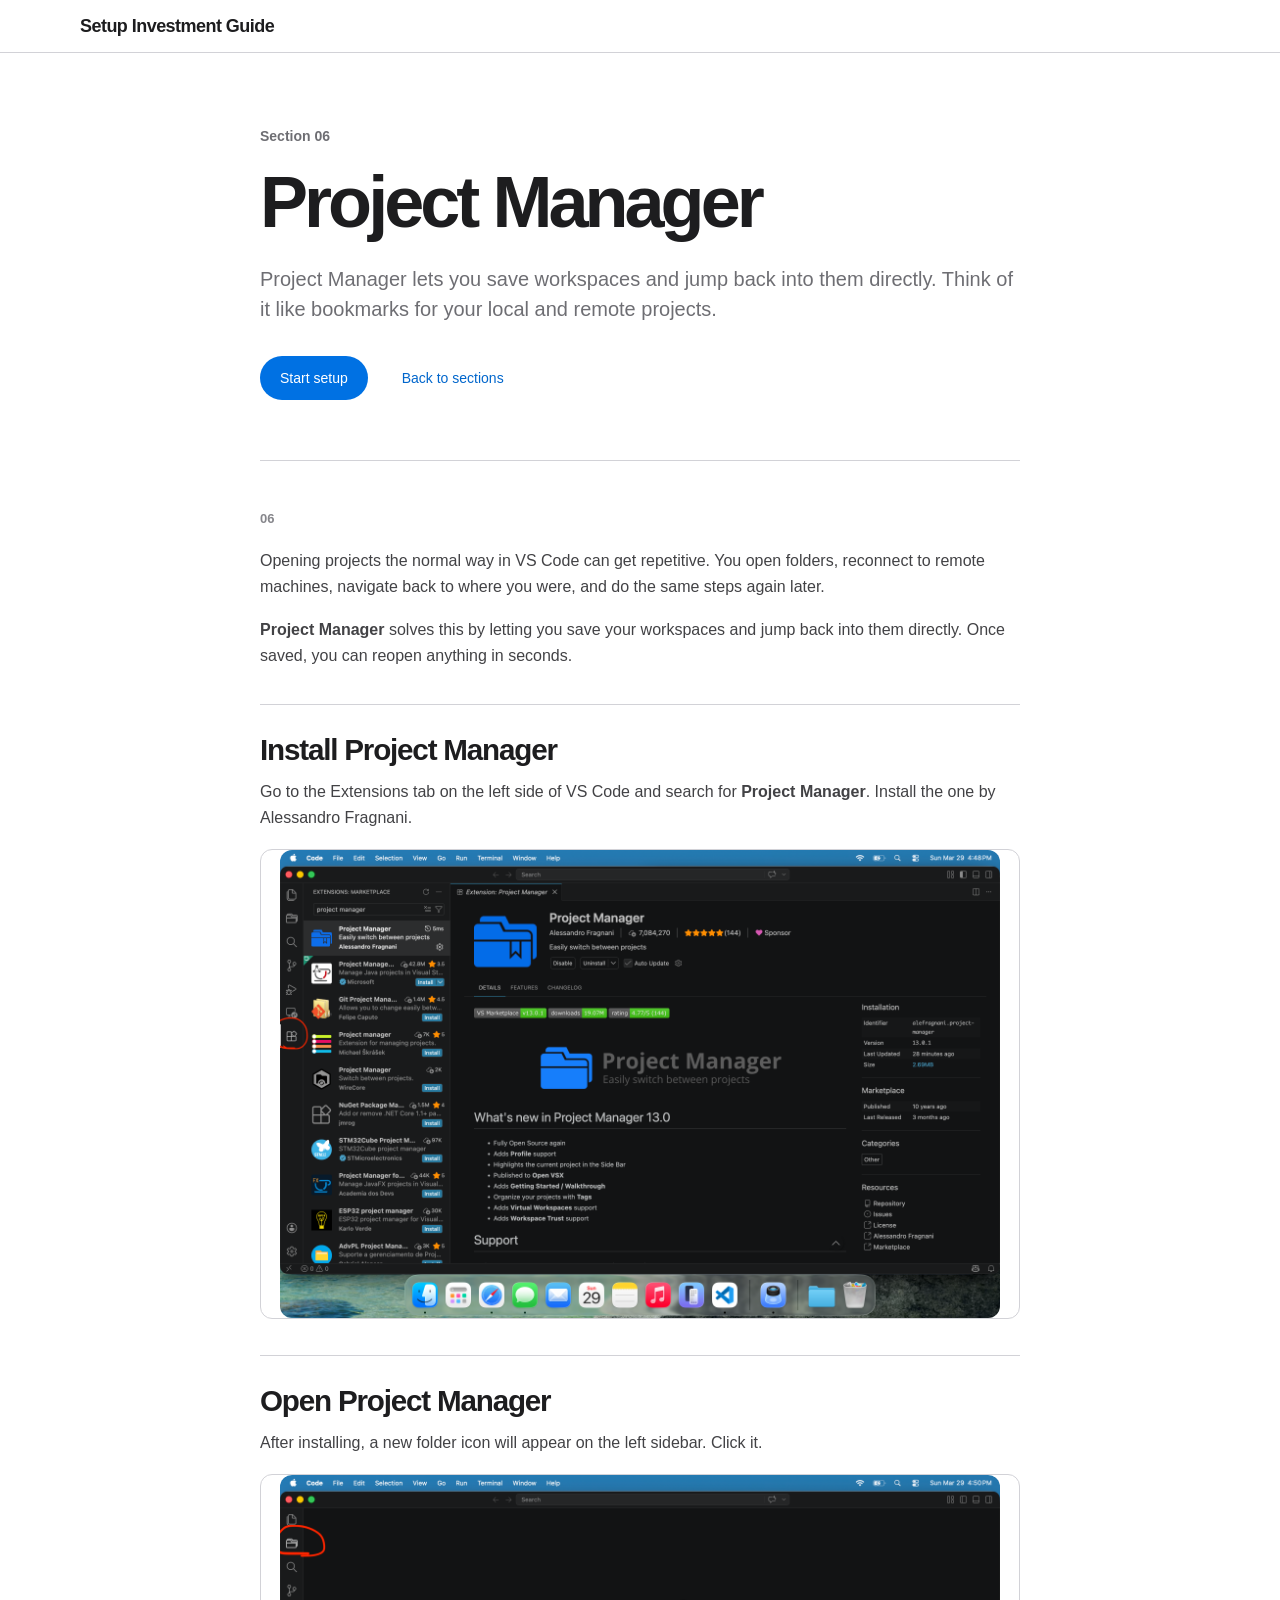
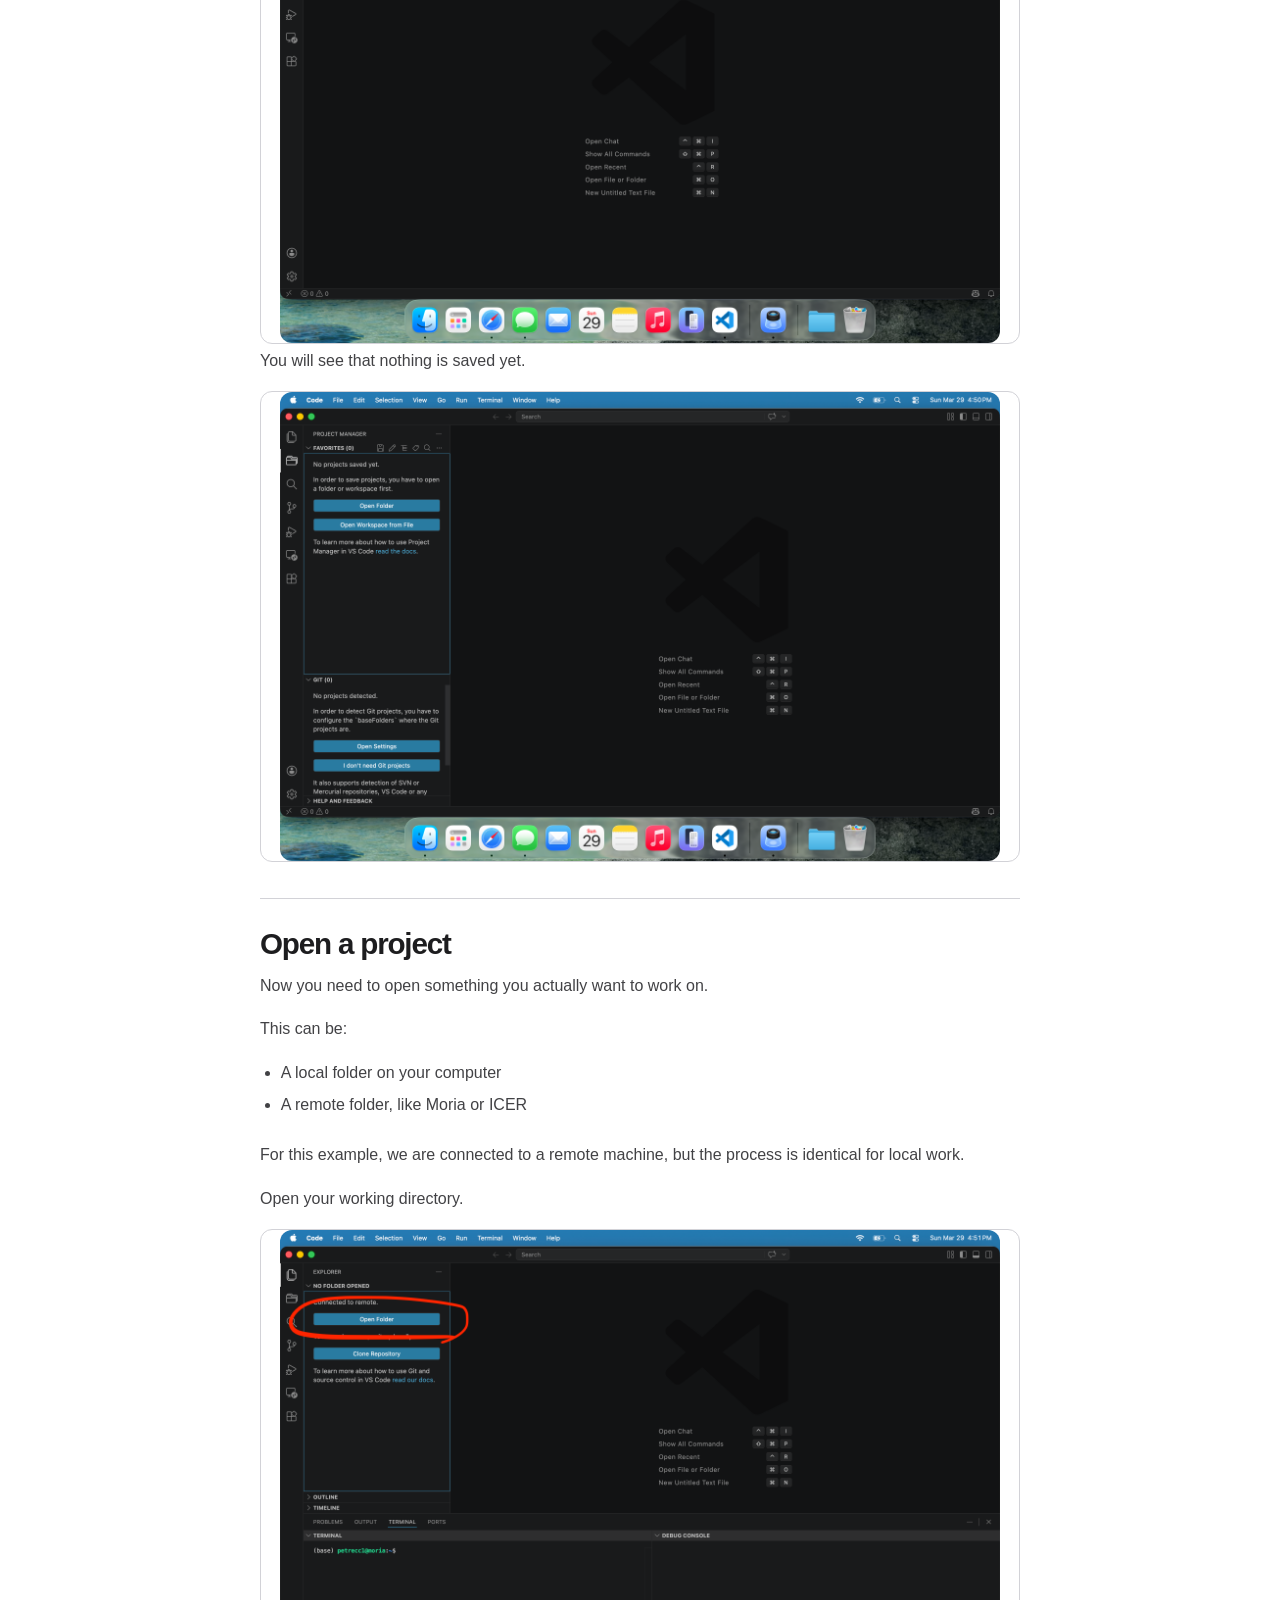
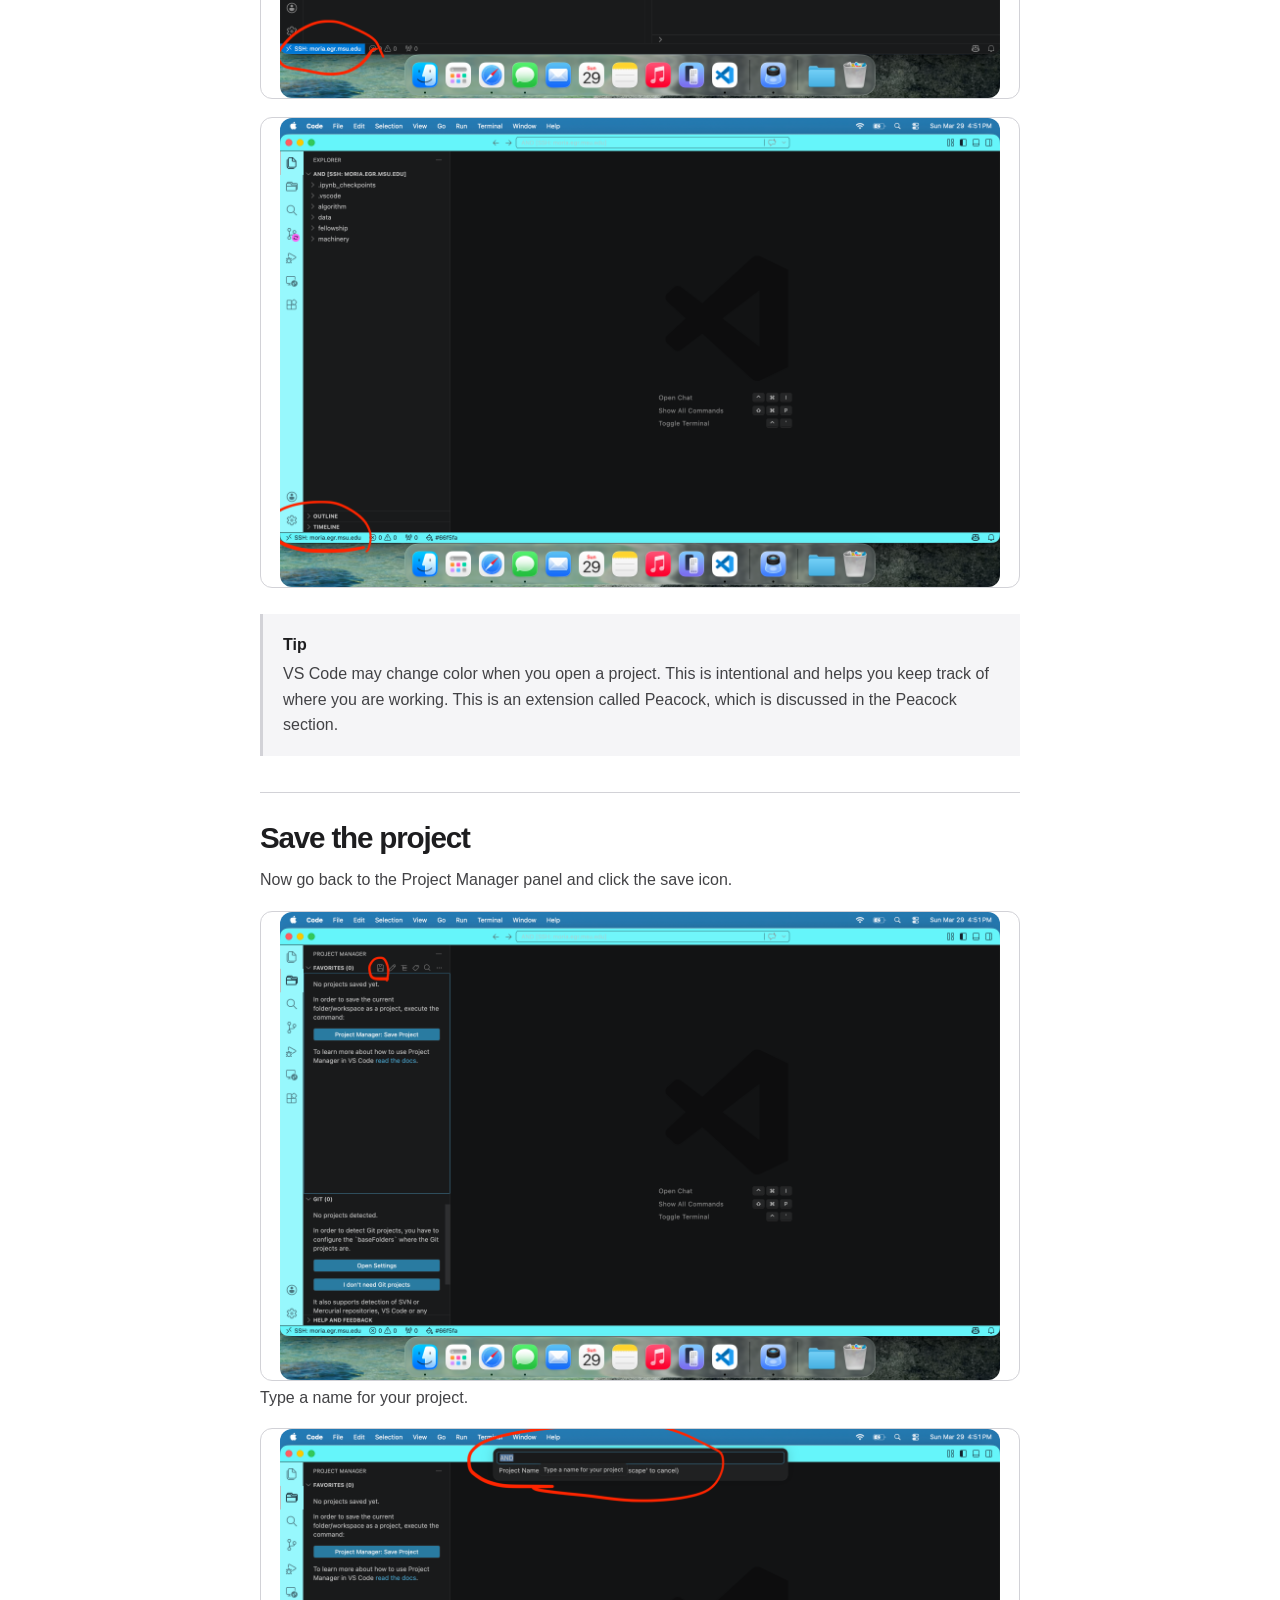
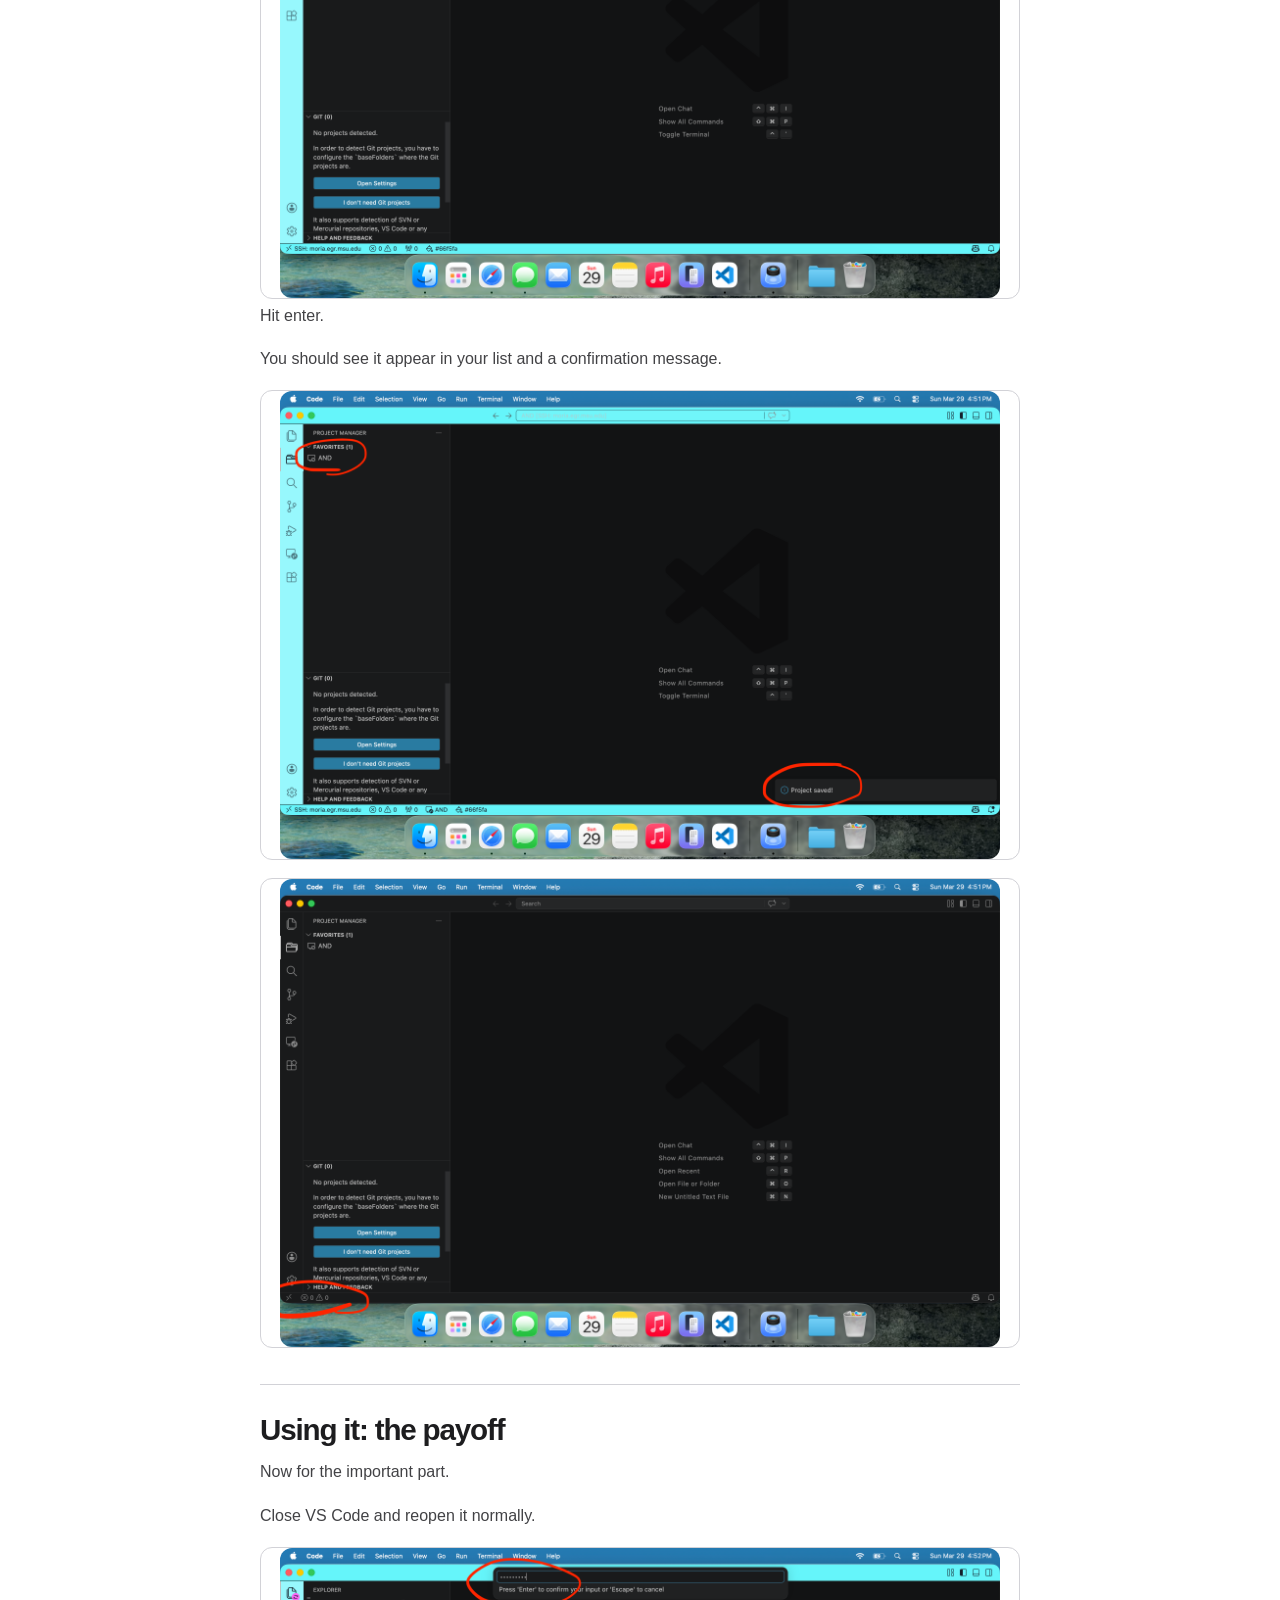
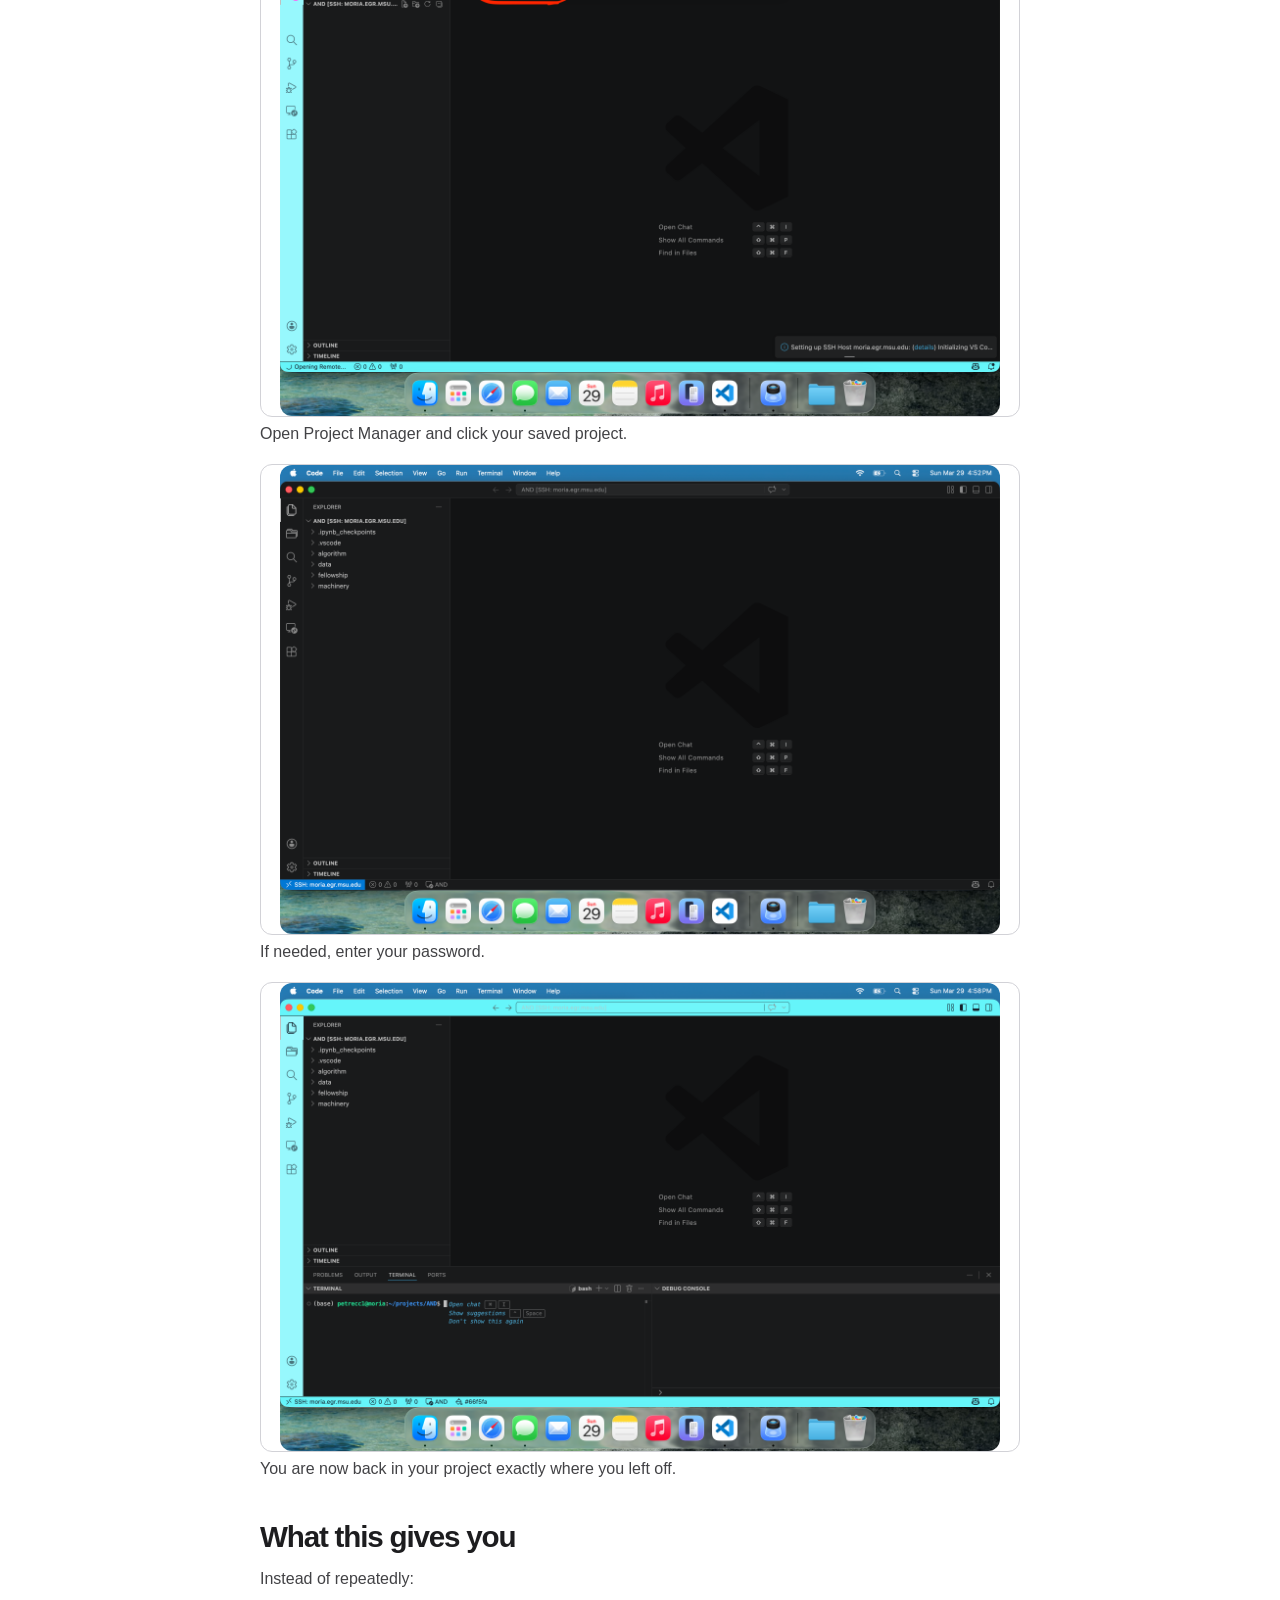
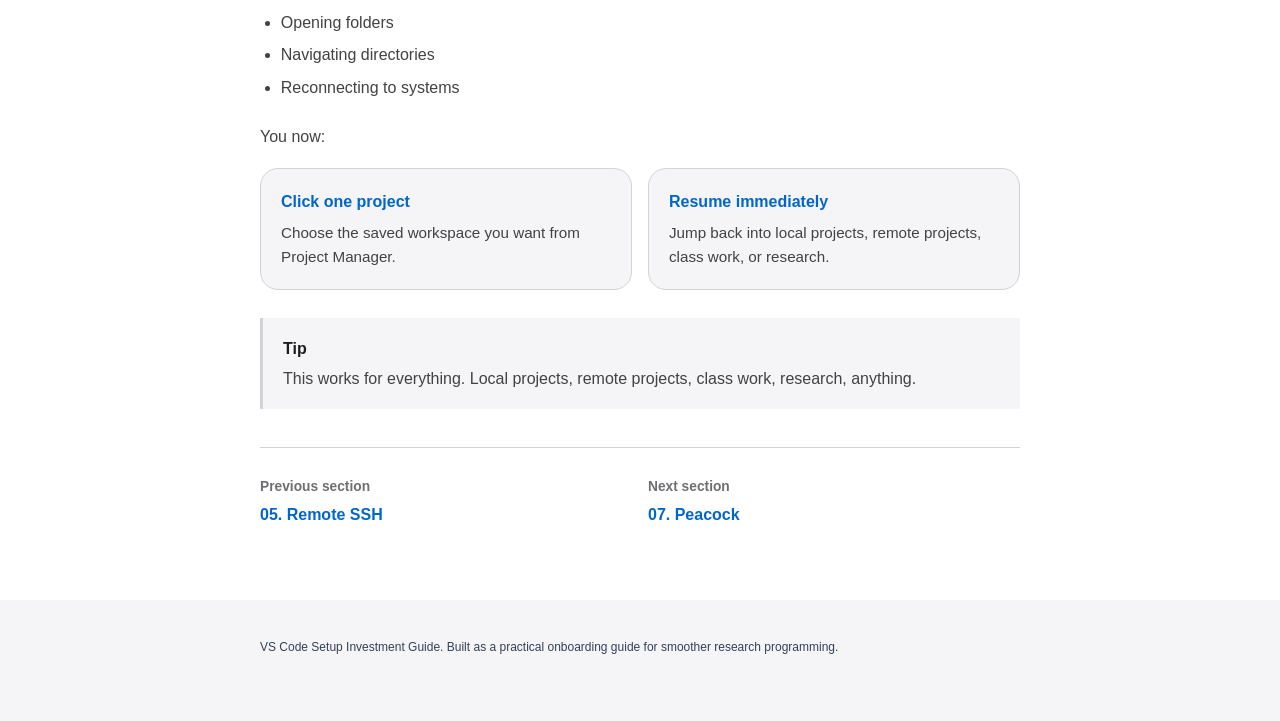
<file: sections/06-project-manager.html>
<!DOCTYPE html>
<html lang="en">
<head>
  <meta charset="UTF-8" />
  <meta name="viewport" content="width=device-width, initial-scale=1.0" />
  <title>Project Manager | VS Code Setup Investment Guide</title>
  <meta
    name="description"
    content="Use the Project Manager extension in VS Code to save and quickly reopen local and remote projects."
  />

  <style>
    :root {
      --bg: #0f172a;
      --bg-soft: #111827;
      --card: #ffffff;
      --card-soft: #f8fafc;
      --text: #0f172a;
      --muted: #64748b;
      --white: #ffffff;
      --accent: #38bdf8;
      --accent-dark: #0284c7;
      --accent-soft: #e0f2fe;
      --border: #e2e8f0;
      --tip-bg: #ecfeff;
      --tip-border: #67e8f9;
      --tip-text: #155e75;
      --shadow: 0 20px 50px rgba(15, 23, 42, 0.14);
      --radius: 22px;
      --max-width: 980px;
    }

    * {
      box-sizing: border-box;
    }

    html {
      scroll-behavior: smooth;
    }

    body {
      margin: 0;
      font-family:
        Inter, ui-sans-serif, system-ui, -apple-system, BlinkMacSystemFont,
        "Segoe UI", sans-serif;
      background: #f8fafc;
      color: var(--text);
      line-height: 1.65;
    }

    a {
      color: inherit;
      text-decoration: none;
    }

    .page {
      min-height: 100vh;
      background:
        radial-gradient(circle at top left, rgba(56, 189, 248, 0.28), transparent 30rem),
        linear-gradient(180deg, #0f172a 0%, #111827 34%, #f8fafc 34%, #f8fafc 100%);
    }

    .container {
      width: min(100% - 32px, var(--max-width));
      margin: 0 auto;
    }

    .site-header {
      padding: 24px 0;
      color: var(--white);
    }

    .nav {
      display: flex;
      align-items: center;
      justify-content: space-between;
      gap: 24px;
    }

    .brand {
      display: flex;
      align-items: center;
      gap: 12px;
      font-weight: 800;
      letter-spacing: -0.03em;
    }

    .brand-mark {
      width: 42px;
      height: 42px;
      display: grid;
      place-items: center;
      border-radius: 14px;
      background: rgba(255, 255, 255, 0.12);
      border: 1px solid rgba(255, 255, 255, 0.22);
      color: var(--accent);
      font-weight: 900;
    }

    .nav-links {
      display: flex;
      align-items: center;
      gap: 18px;
      font-size: 0.95rem;
      color: rgba(255, 255, 255, 0.78);
    }

    .nav-links a:hover {
      color: var(--white);
    }

    .hero {
      color: var(--white);
      padding: 56px 0 72px;
    }

    .eyebrow {
      display: inline-flex;
      align-items: center;
      gap: 10px;
      padding: 8px 12px;
      margin-bottom: 20px;
      border-radius: 999px;
      color: #bae6fd;
      background: rgba(14, 165, 233, 0.12);
      border: 1px solid rgba(186, 230, 253, 0.22);
      font-size: 0.9rem;
      font-weight: 700;
    }

    .eyebrow-dot {
      width: 9px;
      height: 9px;
      border-radius: 999px;
      background: var(--accent);
      box-shadow: 0 0 18px rgba(56, 189, 248, 0.8);
    }

    h1 {
      margin: 0;
      max-width: 860px;
      font-size: clamp(2.4rem, 6vw, 4.8rem);
      line-height: 0.98;
      letter-spacing: -0.07em;
    }

    .hero p {
      max-width: 780px;
      margin: 24px 0 0;
      color: rgba(255, 255, 255, 0.76);
      font-size: clamp(1.05rem, 2vw, 1.22rem);
    }

    .hero-actions {
      display: flex;
      flex-wrap: wrap;
      gap: 14px;
      margin-top: 32px;
    }

    .button {
      display: inline-flex;
      align-items: center;
      justify-content: center;
      min-height: 48px;
      padding: 0 20px;
      border-radius: 999px;
      font-weight: 800;
      transition:
        transform 160ms ease,
        box-shadow 160ms ease,
        background 160ms ease;
    }

    .button:hover {
      transform: translateY(-2px);
    }

    .button-primary {
      background: var(--accent);
      color: #082f49;
      box-shadow: 0 14px 32px rgba(56, 189, 248, 0.28);
    }

    .button-primary:hover {
      background: #7dd3fc;
    }

    .button-secondary {
      color: var(--white);
      background: rgba(255, 255, 255, 0.08);
      border: 1px solid rgba(255, 255, 255, 0.2);
    }

    main {
      padding-bottom: 72px;
    }

    .content-panel {
      margin-top: -38px;
      position: relative;
      z-index: 5;
      background: var(--card);
      border: 1px solid var(--border);
      border-radius: var(--radius);
      box-shadow: var(--shadow);
      padding: clamp(24px, 4vw, 46px);
    }

    .section-number {
      width: 48px;
      height: 48px;
      display: grid;
      place-items: center;
      margin-bottom: 18px;
      border-radius: 16px;
      background: var(--accent-soft);
      color: var(--accent-dark);
      font-weight: 900;
    }

    h2 {
      margin: 38px 0 12px;
      font-size: clamp(1.35rem, 3vw, 1.85rem);
      line-height: 1.15;
      letter-spacing: -0.04em;
    }

    p {
      margin: 0 0 18px;
      color: #334155;
    }

    ul {
      margin: 0 0 24px;
      padding-left: 1.3rem;
      color: #334155;
    }

    li {
      margin: 7px 0;
    }

    .tip {
      margin: 26px 0;
      padding: 18px 20px;
      border-radius: 18px;
      background: var(--tip-bg);
      border: 1px solid var(--tip-border);
      color: var(--tip-text);
    }

    .tip strong {
      display: block;
      margin-bottom: 4px;
      color: #164e63;
    }

    .step {
      margin-top: 28px;
      padding: 22px;
      border: 1px solid var(--border);
      border-radius: 20px;
      background: var(--card-soft);
    }

    .step h2 {
      margin-top: 0;
    }

    .screenshot {
      margin: 18px auto 4px;
      padding: 10px;
      border-radius: 18px;
      background: #ffffff;
      border: 1px solid var(--border);
      box-shadow: 0 12px 28px rgba(15, 23, 42, 0.08);
    }

    .screenshot img {
      display: block;
      width: 100%;
      max-width: 720px;
      margin: 0 auto;
      border-radius: 12px;
    }

    .payoff-grid {
      display: grid;
      grid-template-columns: repeat(2, minmax(0, 1fr));
      gap: 16px;
      margin: 18px 0 28px;
    }

    .payoff-card {
      padding: 20px;
      border-radius: 18px;
      border: 1px solid var(--border);
      background: var(--card-soft);
    }

    .payoff-card strong {
      display: block;
      margin-bottom: 6px;
      color: var(--accent-dark);
    }

    .payoff-card p {
      margin: 0;
      color: var(--muted);
      font-size: 0.95rem;
    }

    .next-section {
      display: flex;
      justify-content: space-between;
      gap: 16px;
      margin-top: 38px;
      padding-top: 28px;
      border-top: 1px solid var(--border);
    }

    .next-card {
      flex: 1;
      padding: 18px 20px;
      border-radius: 18px;
      border: 1px solid var(--border);
      background: var(--card-soft);
      transition:
        transform 160ms ease,
        box-shadow 160ms ease,
        border-color 160ms ease;
    }

    .next-card:hover {
      transform: translateY(-3px);
      border-color: #bae6fd;
      box-shadow: 0 12px 28px rgba(15, 23, 42, 0.08);
    }

    .next-card span {
      display: block;
      margin-bottom: 4px;
      color: var(--muted);
      font-size: 0.86rem;
      font-weight: 700;
    }

    .next-card strong {
      color: var(--accent-dark);
      font-size: 1rem;
    }

    .footer {
      padding: 38px 0 46px;
      color: #64748b;
      text-align: center;
      font-size: 0.95rem;
    }

    @media (max-width: 700px) {
      .nav {
        align-items: flex-start;
        flex-direction: column;
      }

      .nav-links {
        flex-wrap: wrap;
      }

      .hero {
        padding-top: 42px;
      }

      .payoff-grid {
        grid-template-columns: 1fr;
      }

      .next-section {
        flex-direction: column;
      }
    }
  </style>
  <link rel="stylesheet" href="../style.css" />
</head>

<body>
  <div class="page">
    <header class="site-header">
      <div class="container nav">
        <a href="../index.html" class="brand" aria-label="VS Code Setup Guide home">
          <span class="brand-mark">VS</span>
          <span>Setup Investment Guide</span>
        </a>

        <nav class="nav-links" aria-label="Main navigation">
          <a href="../index.html">Home</a>
          <a href="../index.html#sections">Sections</a>
          <a href="05-remote-ssh.html">Previous</a>
          <a href="07-peacock.html">Next</a>
        </nav>
      </div>
    </header>

    <section class="hero">
      <div class="container">
        <div class="eyebrow">
          <span class="eyebrow-dot"></span>
          Section 06
        </div>

        <h1>Project Manager</h1>

        <p>
          Project Manager lets you save workspaces and jump back into them
          directly. Think of it like bookmarks for your local and remote
          projects.
        </p>

        <div class="hero-actions">
          <a class="button button-primary" href="#start">Start setup</a>
          <a class="button button-secondary" href="../index.html#sections">Back to sections</a>
        </div>
      </div>
    </section>

    <main>
      <div class="container">
        <article class="content-panel" id="start">
          <div class="section-number">06</div>

          <p>
            Opening projects the normal way in VS Code can get repetitive. You
            open folders, reconnect to remote machines, navigate back to where
            you were, and do the same steps again later.
          </p>

          <p>
            <strong>Project Manager</strong> solves this by letting you save your
            workspaces and jump back into them directly. Once saved, you can
            reopen anything in seconds.
          </p>

          <section class="step">
            <h2>Install Project Manager</h2>

            <p>
              Go to the Extensions tab on the left side of VS Code and search
              for <strong>Project Manager</strong>. Install the one by
              Alessandro Fragnani.
            </p>

            <figure class="screenshot">
              <img
                src="Project_manager_images/Project_manager1.png"
                alt="VS Code extension search for Project Manager by Alessandro Fragnani"
              />
            </figure>
          </section>

          <section class="step">
            <h2>Open Project Manager</h2>

            <p>
              After installing, a new folder icon will appear on the left
              sidebar. Click it.
            </p>

            <figure class="screenshot">
              <img
                src="Project_manager_images/Project_manager2.png"
                alt="Project Manager folder icon in the VS Code sidebar"
              />
            </figure>

            <p>You will see that nothing is saved yet.</p>

            <figure class="screenshot">
              <img
                src="Project_manager_images/Project_manager3.png"
                alt="Empty Project Manager panel in VS Code"
              />
            </figure>
          </section>

          <section class="step">
            <h2>Open a project</h2>

            <p>
              Now you need to open something you actually want to work on.
            </p>

            <p>This can be:</p>

            <ul>
              <li>A local folder on your computer</li>
              <li>A remote folder, like Moria or ICER</li>
            </ul>

            <p>
              For this example, we are connected to a remote machine, but the
              process is identical for local work.
            </p>

            <p>Open your working directory.</p>

            <figure class="screenshot">
              <img
                src="Project_manager_images/Project_manager4.png"
                alt="VS Code showing a remote directory being opened"
              />
            </figure>

            <figure class="screenshot">
              <img
                src="Project_manager_images/Project_manager5.png"
                alt="VS Code project folder open in the editor"
              />
            </figure>

            <div class="tip">
              <strong>Tip</strong>
              VS Code may change color when you open a project. This is
              intentional and helps you keep track of where you are working.
              This is an extension called Peacock, which is discussed in the
              Peacock section.
            </div>
          </section>

          <section class="step">
            <h2>Save the project</h2>

            <p>
              Now go back to the Project Manager panel and click the save icon.
            </p>

            <figure class="screenshot">
              <img
                src="Project_manager_images/Project_manager6.png"
                alt="Project Manager save icon in VS Code"
              />
            </figure>

            <p>Type a name for your project.</p>

            <figure class="screenshot">
              <img
                src="Project_manager_images/Project_manager7.png"
                alt="VS Code prompt for naming a saved project"
              />
            </figure>

            <p>Hit enter.</p>

            <p>
              You should see it appear in your list and a confirmation message.
            </p>

            <figure class="screenshot">
              <img
                src="Project_manager_images/Project_manager8.png"
                alt="Saved project appearing in the Project Manager list"
              />
            </figure>

            <figure class="screenshot">
              <img
                src="Project_manager_images/Project_manager9.png"
                alt="Confirmation message that the project was saved"
              />
            </figure>
          </section>

          <section class="step">
            <h2>Using it: the payoff</h2>

            <p>Now for the important part.</p>

            <p>Close VS Code and reopen it normally.</p>

            <figure class="screenshot">
              <img
                src="Project_manager_images/Project_manager10.png"
                alt="VS Code reopened normally"
              />
            </figure>

            <p>Open Project Manager and click your saved project.</p>

            <figure class="screenshot">
              <img
                src="Project_manager_images/Project_manager11.png"
                alt="Clicking a saved project in Project Manager"
              />
            </figure>

            <p>If needed, enter your password.</p>

            <figure class="screenshot">
              <img
                src="Project_manager_images/Project_manager12.png"
                alt="Password prompt when reopening a remote saved project"
              />
            </figure>

            <p>
              You are now back in your project exactly where you left off.
            </p>
          </section>

          <h2>What this gives you</h2>

          <p>Instead of repeatedly:</p>

          <ul>
            <li>Opening folders</li>
            <li>Navigating directories</li>
            <li>Reconnecting to systems</li>
          </ul>

          <p>You now:</p>

          <div class="payoff-grid">
            <div class="payoff-card">
              <strong>Click one project</strong>
              <p>Choose the saved workspace you want from Project Manager.</p>
            </div>

            <div class="payoff-card">
              <strong>Resume immediately</strong>
              <p>Jump back into local projects, remote projects, class work, or research.</p>
            </div>
          </div>

          <div class="tip">
            <strong>Tip</strong>
            This works for everything. Local projects, remote projects, class
            work, research, anything.
          </div>

          <div class="next-section">
            <a class="next-card" href="05-remote-ssh.html">
              <span>Previous section</span>
              <strong>05. Remote SSH</strong>
            </a>

            <a class="next-card" href="07-peacock.html">
              <span>Next section</span>
              <strong>07. Peacock</strong>
            </a>
          </div>
        </article>
      </div>
    </main>

    <footer class="footer">
      <div class="container">
        <p>
          VS Code Setup Investment Guide. Built as a practical onboarding guide
          for smoother research programming.
        </p>
      </div>
    </footer>
  </div>
</body>
</html>
</file>
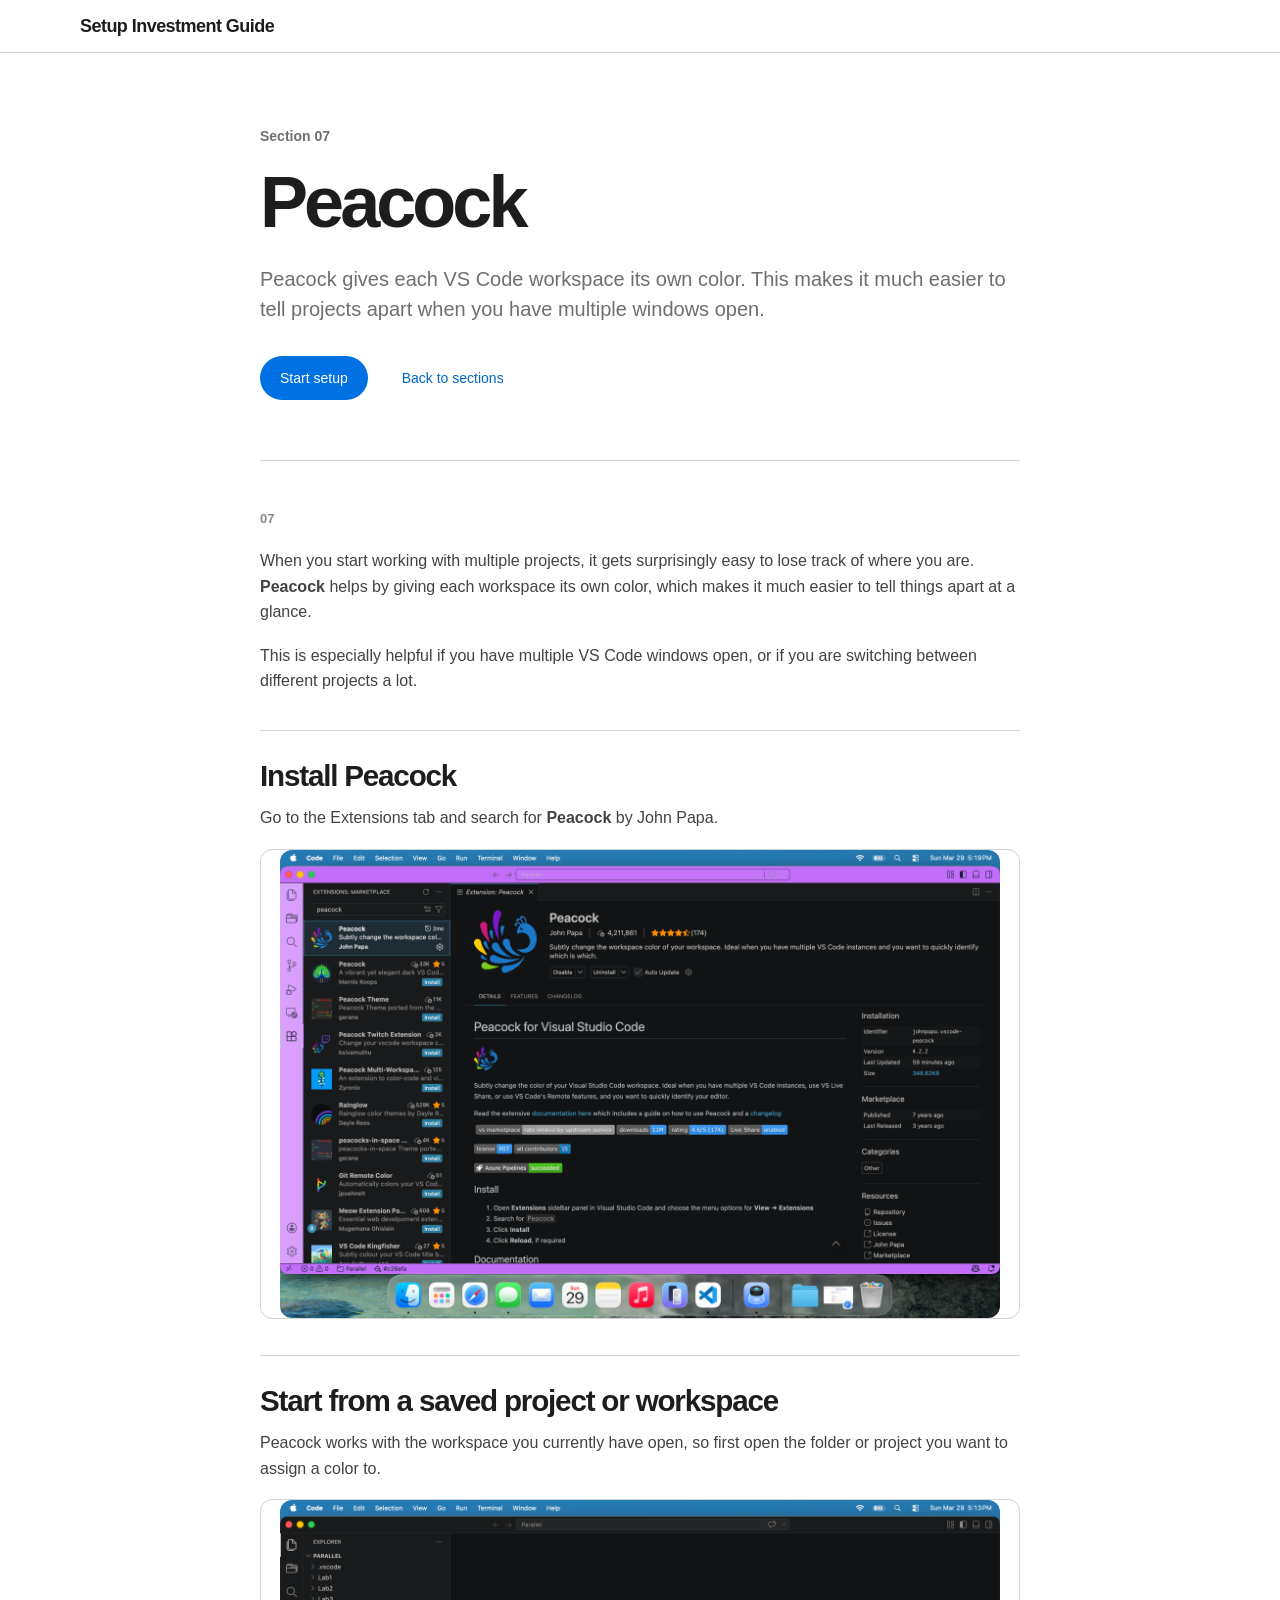
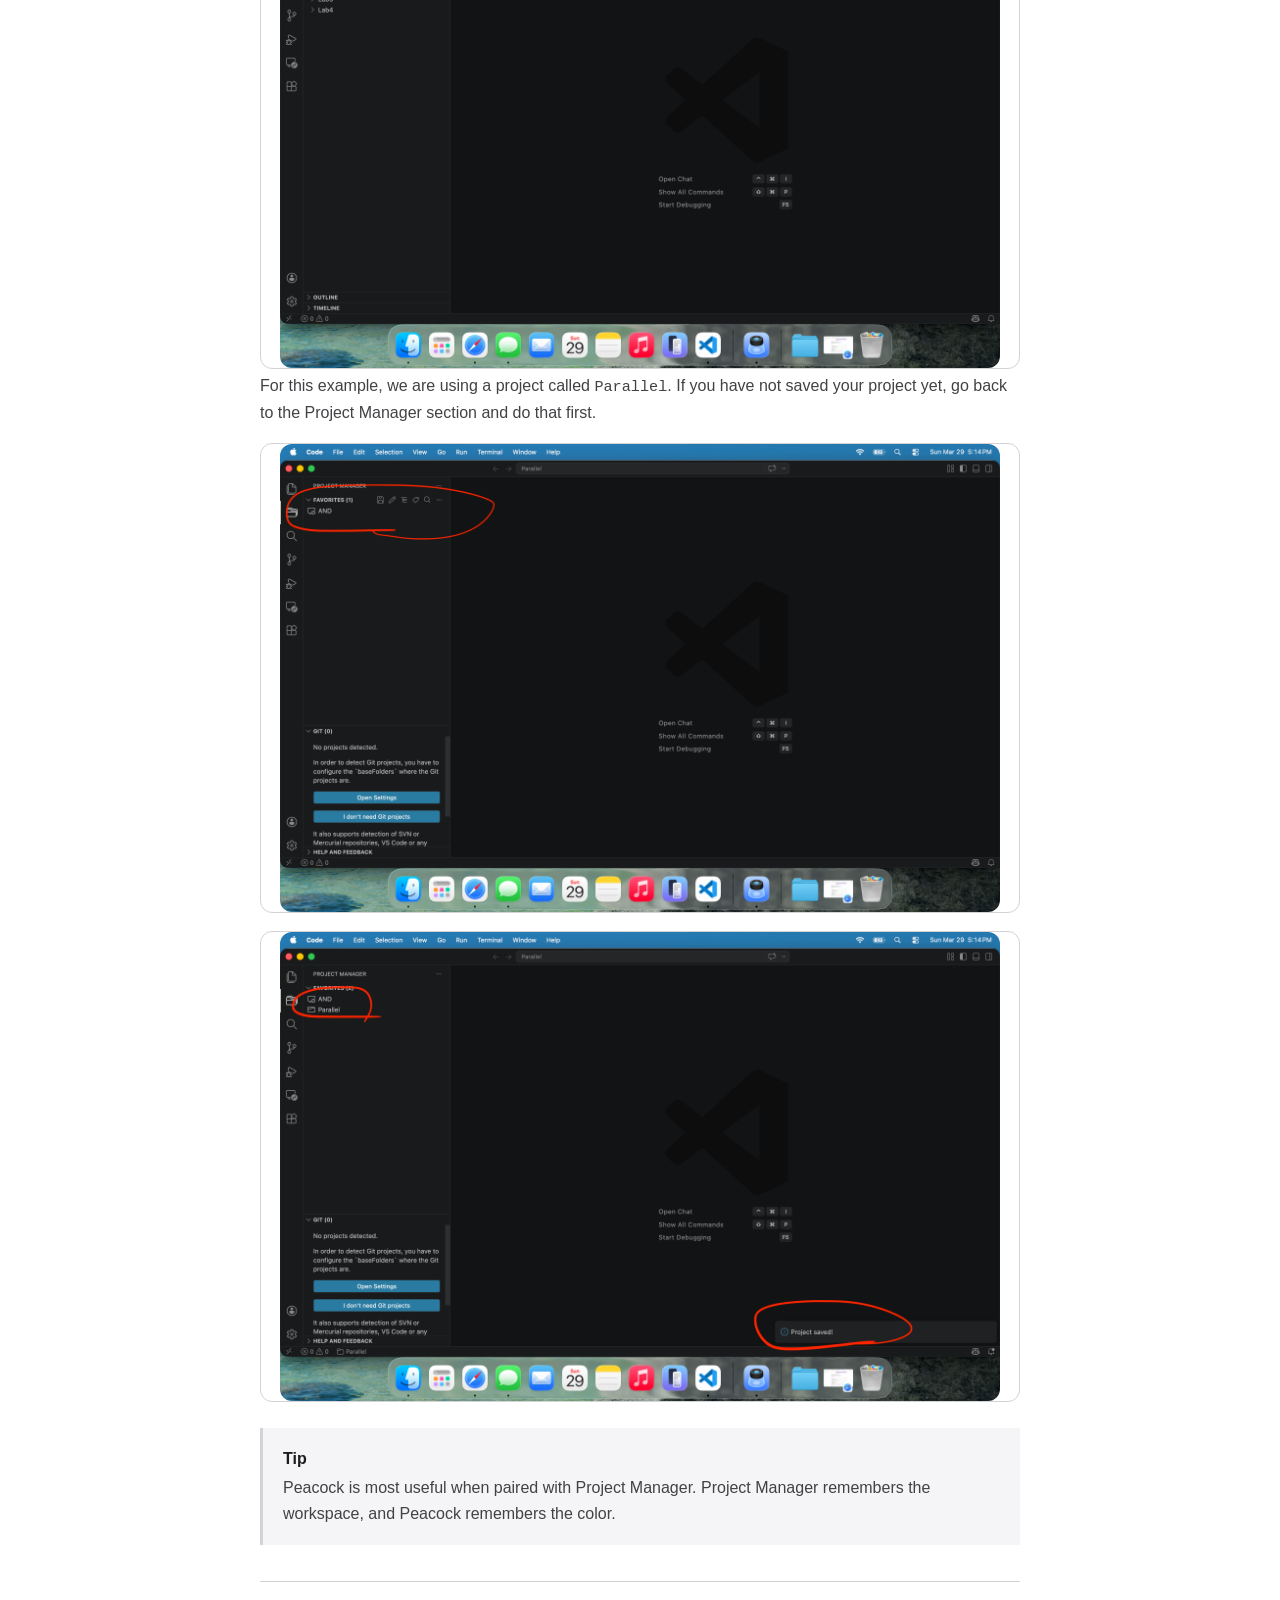
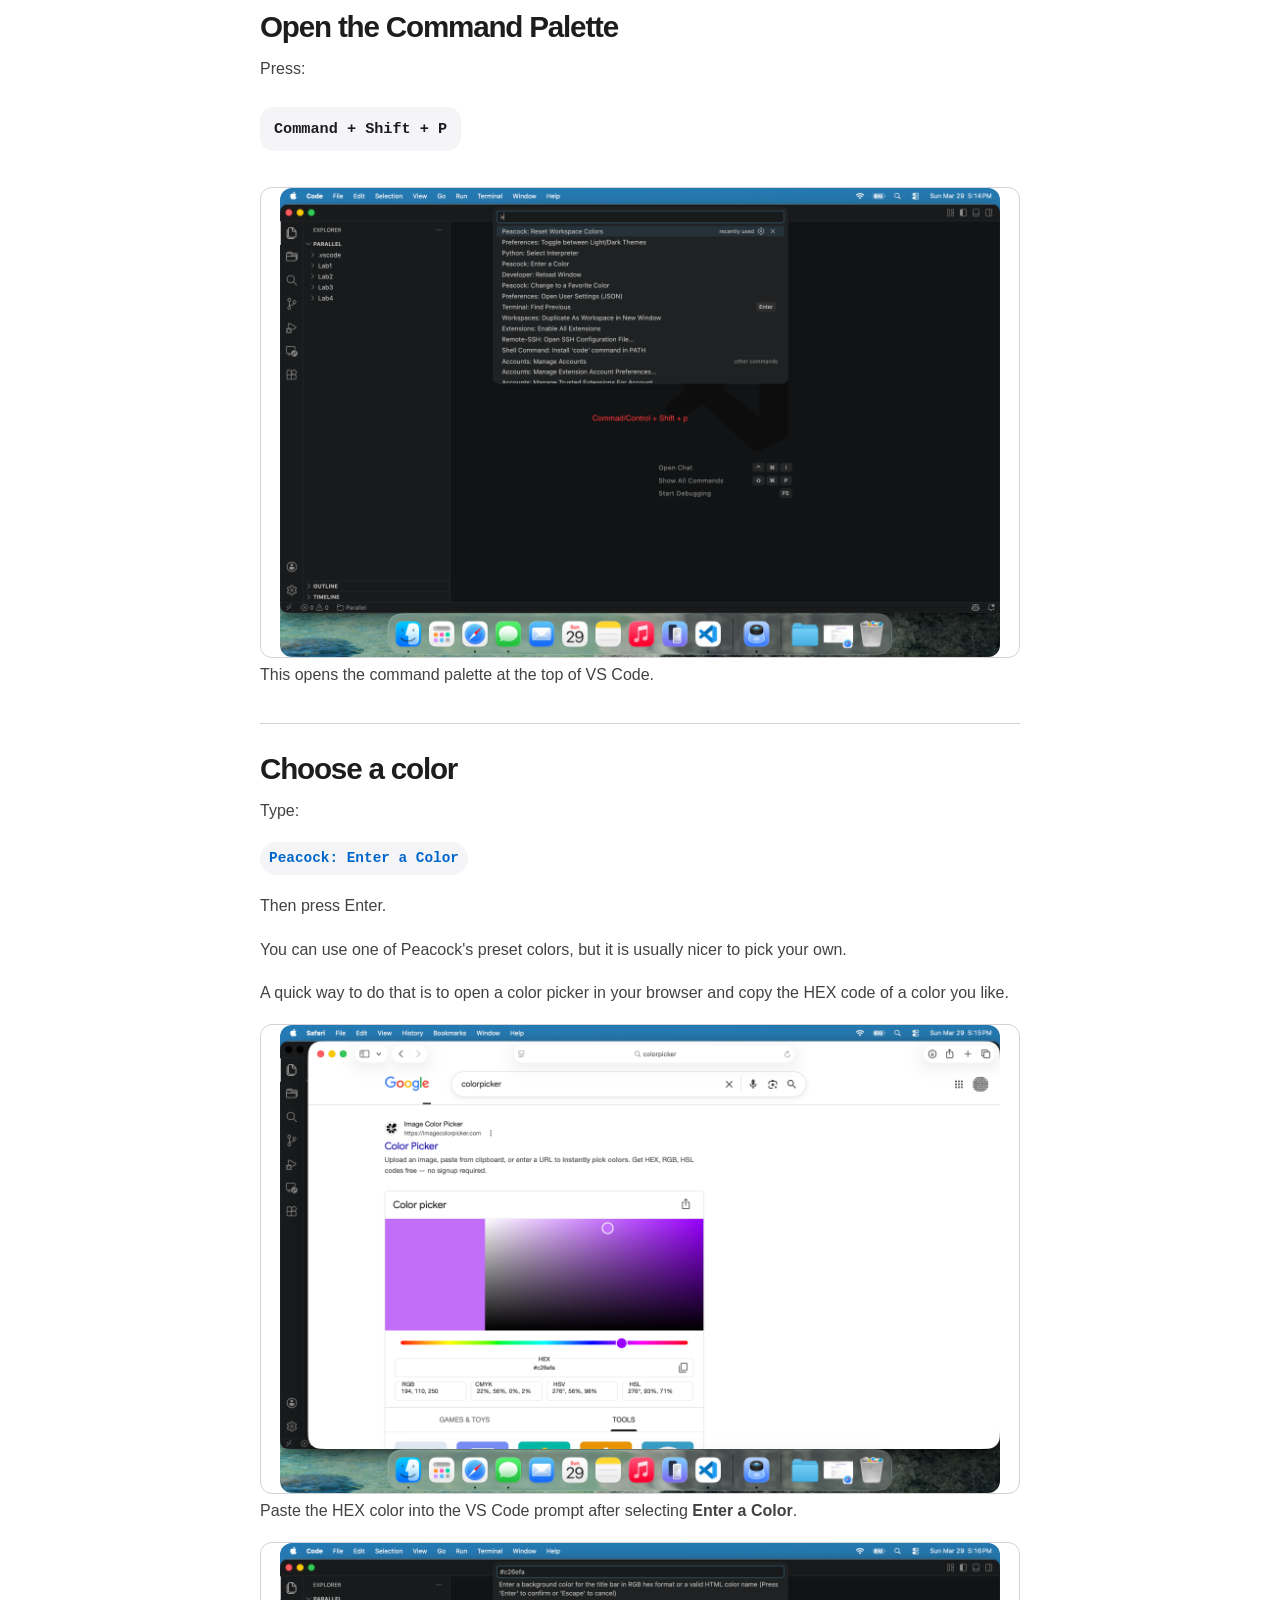
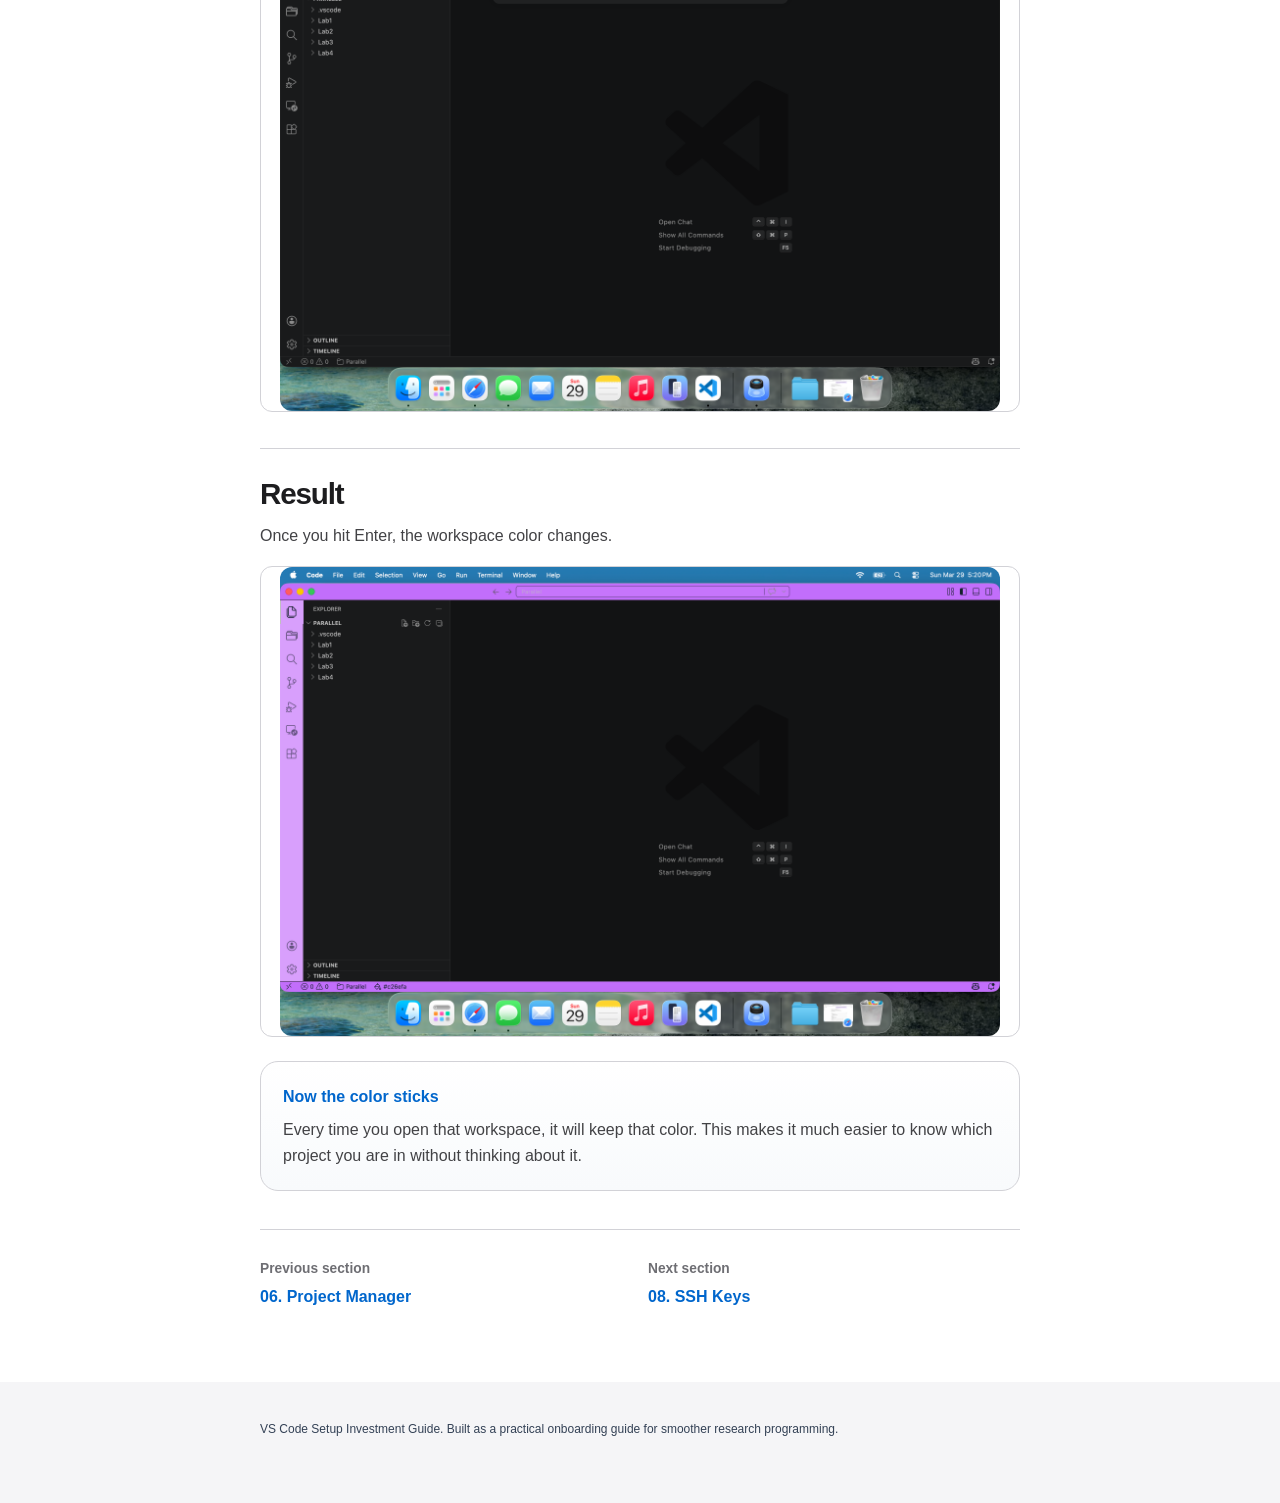
<file: sections/07-peacock.html>
<!DOCTYPE html>
<html lang="en">
<head>
  <meta charset="UTF-8" />
  <meta name="viewport" content="width=device-width, initial-scale=1.0" />
  <title>Peacock | VS Code Setup Investment Guide</title>
  <meta
    name="description"
    content="Use the Peacock extension in VS Code to color workspaces and make projects easier to tell apart."
  />

  <style>
    :root {
      --bg: #0f172a;
      --bg-soft: #111827;
      --card: #ffffff;
      --card-soft: #f8fafc;
      --text: #0f172a;
      --muted: #64748b;
      --white: #ffffff;
      --accent: #38bdf8;
      --accent-dark: #0284c7;
      --accent-soft: #e0f2fe;
      --border: #e2e8f0;
      --tip-bg: #ecfeff;
      --tip-border: #67e8f9;
      --tip-text: #155e75;
      --code-bg: #0f172a;
      --code-text: #e2e8f0;
      --shadow: 0 20px 50px rgba(15, 23, 42, 0.14);
      --radius: 22px;
      --max-width: 980px;
    }

    * {
      box-sizing: border-box;
    }

    html {
      scroll-behavior: smooth;
    }

    body {
      margin: 0;
      font-family:
        Inter, ui-sans-serif, system-ui, -apple-system, BlinkMacSystemFont,
        "Segoe UI", sans-serif;
      background: #f8fafc;
      color: var(--text);
      line-height: 1.65;
    }

    a {
      color: inherit;
      text-decoration: none;
    }

    code {
      font-family:
        "SFMono-Regular", Consolas, "Liberation Mono", Menlo, monospace;
      font-size: 0.95em;
    }

    .page {
      min-height: 100vh;
      background:
        radial-gradient(circle at top left, rgba(56, 189, 248, 0.28), transparent 30rem),
        linear-gradient(180deg, #0f172a 0%, #111827 34%, #f8fafc 34%, #f8fafc 100%);
    }

    .container {
      width: min(100% - 32px, var(--max-width));
      margin: 0 auto;
    }

    .site-header {
      padding: 24px 0;
      color: var(--white);
    }

    .nav {
      display: flex;
      align-items: center;
      justify-content: space-between;
      gap: 24px;
    }

    .brand {
      display: flex;
      align-items: center;
      gap: 12px;
      font-weight: 800;
      letter-spacing: -0.03em;
    }

    .brand-mark {
      width: 42px;
      height: 42px;
      display: grid;
      place-items: center;
      border-radius: 14px;
      background: rgba(255, 255, 255, 0.12);
      border: 1px solid rgba(255, 255, 255, 0.22);
      color: var(--accent);
      font-weight: 900;
    }

    .nav-links {
      display: flex;
      align-items: center;
      gap: 18px;
      font-size: 0.95rem;
      color: rgba(255, 255, 255, 0.78);
    }

    .nav-links a:hover {
      color: var(--white);
    }

    .hero {
      color: var(--white);
      padding: 56px 0 72px;
    }

    .eyebrow {
      display: inline-flex;
      align-items: center;
      gap: 10px;
      padding: 8px 12px;
      margin-bottom: 20px;
      border-radius: 999px;
      color: #bae6fd;
      background: rgba(14, 165, 233, 0.12);
      border: 1px solid rgba(186, 230, 253, 0.22);
      font-size: 0.9rem;
      font-weight: 700;
    }

    .eyebrow-dot {
      width: 9px;
      height: 9px;
      border-radius: 999px;
      background: var(--accent);
      box-shadow: 0 0 18px rgba(56, 189, 248, 0.8);
    }

    h1 {
      margin: 0;
      max-width: 860px;
      font-size: clamp(2.4rem, 6vw, 4.8rem);
      line-height: 0.98;
      letter-spacing: -0.07em;
    }

    .hero p {
      max-width: 780px;
      margin: 24px 0 0;
      color: rgba(255, 255, 255, 0.76);
      font-size: clamp(1.05rem, 2vw, 1.22rem);
    }

    .hero-actions {
      display: flex;
      flex-wrap: wrap;
      gap: 14px;
      margin-top: 32px;
    }

    .button {
      display: inline-flex;
      align-items: center;
      justify-content: center;
      min-height: 48px;
      padding: 0 20px;
      border-radius: 999px;
      font-weight: 800;
      transition:
        transform 160ms ease,
        box-shadow 160ms ease,
        background 160ms ease;
    }

    .button:hover {
      transform: translateY(-2px);
    }

    .button-primary {
      background: var(--accent);
      color: #082f49;
      box-shadow: 0 14px 32px rgba(56, 189, 248, 0.28);
    }

    .button-primary:hover {
      background: #7dd3fc;
    }

    .button-secondary {
      color: var(--white);
      background: rgba(255, 255, 255, 0.08);
      border: 1px solid rgba(255, 255, 255, 0.2);
    }

    main {
      padding-bottom: 72px;
    }

    .content-panel {
      margin-top: -38px;
      position: relative;
      z-index: 5;
      background: var(--card);
      border: 1px solid var(--border);
      border-radius: var(--radius);
      box-shadow: var(--shadow);
      padding: clamp(24px, 4vw, 46px);
    }

    .section-number {
      width: 48px;
      height: 48px;
      display: grid;
      place-items: center;
      margin-bottom: 18px;
      border-radius: 16px;
      background: var(--accent-soft);
      color: var(--accent-dark);
      font-weight: 900;
    }

    h2 {
      margin: 38px 0 12px;
      font-size: clamp(1.35rem, 3vw, 1.85rem);
      line-height: 1.15;
      letter-spacing: -0.04em;
    }

    p {
      margin: 0 0 18px;
      color: #334155;
    }

    .tip {
      margin: 26px 0;
      padding: 18px 20px;
      border-radius: 18px;
      background: var(--tip-bg);
      border: 1px solid var(--tip-border);
      color: var(--tip-text);
    }

    .tip strong {
      display: block;
      margin-bottom: 4px;
      color: #164e63;
    }

    .step {
      margin-top: 28px;
      padding: 22px;
      border: 1px solid var(--border);
      border-radius: 20px;
      background: var(--card-soft);
    }

    .step h2 {
      margin-top: 0;
    }

    .screenshot {
      margin: 18px auto 4px;
      padding: 10px;
      border-radius: 18px;
      background: #ffffff;
      border: 1px solid var(--border);
      box-shadow: 0 12px 28px rgba(15, 23, 42, 0.08);
    }

    .screenshot img {
      display: block;
      width: 100%;
      max-width: 720px;
      margin: 0 auto;
      border-radius: 12px;
    }

    .keyboard {
      display: inline-flex;
      align-items: center;
      justify-content: center;
      margin: 8px 0 18px;
      padding: 10px 14px;
      border-radius: 14px;
      background: var(--code-bg);
      color: var(--code-text);
      font-family:
        "SFMono-Regular", Consolas, "Liberation Mono", Menlo, monospace;
      font-size: 0.95rem;
      font-weight: 700;
    }

    .code-pill {
      display: inline-flex;
      align-items: center;
      padding: 5px 9px;
      border-radius: 999px;
      background: var(--accent-soft);
      color: var(--accent-dark);
      font-family:
        "SFMono-Regular", Consolas, "Liberation Mono", Menlo, monospace;
      font-size: 0.9rem;
      font-weight: 700;
    }

    .result-card {
      margin-top: 24px;
      padding: 22px;
      border-radius: 18px;
      border: 1px solid var(--border);
      background: linear-gradient(180deg, #ffffff 0%, #f8fafc 100%);
    }

    .result-card strong {
      display: block;
      margin-bottom: 8px;
      color: var(--accent-dark);
    }

    .result-card p {
      margin: 0;
      color: var(--muted);
    }

    .next-section {
      display: flex;
      justify-content: space-between;
      gap: 16px;
      margin-top: 38px;
      padding-top: 28px;
      border-top: 1px solid var(--border);
    }

    .next-card {
      flex: 1;
      padding: 18px 20px;
      border-radius: 18px;
      border: 1px solid var(--border);
      background: var(--card-soft);
      transition:
        transform 160ms ease,
        box-shadow 160ms ease,
        border-color 160ms ease;
    }

    .next-card:hover {
      transform: translateY(-3px);
      border-color: #bae6fd;
      box-shadow: 0 12px 28px rgba(15, 23, 42, 0.08);
    }

    .next-card span {
      display: block;
      margin-bottom: 4px;
      color: var(--muted);
      font-size: 0.86rem;
      font-weight: 700;
    }

    .next-card strong {
      color: var(--accent-dark);
      font-size: 1rem;
    }

    .footer {
      padding: 38px 0 46px;
      color: #64748b;
      text-align: center;
      font-size: 0.95rem;
    }

    @media (max-width: 700px) {
      .nav {
        align-items: flex-start;
        flex-direction: column;
      }

      .nav-links {
        flex-wrap: wrap;
      }

      .hero {
        padding-top: 42px;
      }

      .next-section {
        flex-direction: column;
      }
    }
  </style>
  <link rel="stylesheet" href="../style.css" />
</head>

<body>
  <div class="page">
    <header class="site-header">
      <div class="container nav">
        <a href="../index.html" class="brand" aria-label="VS Code Setup Guide home">
          <span class="brand-mark">VS</span>
          <span>Setup Investment Guide</span>
        </a>

        <nav class="nav-links" aria-label="Main navigation">
          <a href="../index.html">Home</a>
          <a href="../index.html#sections">Sections</a>
          <a href="06-project-manager.html">Previous</a>
          <a href="08-ssh-keys.html">Next</a>
        </nav>
      </div>
    </header>

    <section class="hero">
      <div class="container">
        <div class="eyebrow">
          <span class="eyebrow-dot"></span>
          Section 07
        </div>

        <h1>Peacock</h1>

        <p>
          Peacock gives each VS Code workspace its own color. This makes it much
          easier to tell projects apart when you have multiple windows open.
        </p>

        <div class="hero-actions">
          <a class="button button-primary" href="#start">Start setup</a>
          <a class="button button-secondary" href="../index.html#sections">Back to sections</a>
        </div>
      </div>
    </section>

    <main>
      <div class="container">
        <article class="content-panel" id="start">
          <div class="section-number">07</div>

          <p>
            When you start working with multiple projects, it gets surprisingly
            easy to lose track of where you are. <strong>Peacock</strong> helps
            by giving each workspace its own color, which makes it much easier
            to tell things apart at a glance.
          </p>

          <p>
            This is especially helpful if you have multiple VS Code windows open,
            or if you are switching between different projects a lot.
          </p>

          <section class="step">
            <h2>Install Peacock</h2>

            <p>
              Go to the Extensions tab and search for <strong>Peacock</strong>
              by John Papa.
            </p>

            <figure class="screenshot">
              <img
                src="peacock_images/peacock0.png"
                alt="VS Code extension search for Peacock by John Papa"
              />
            </figure>
          </section>

          <section class="step">
            <h2>Start from a saved project or workspace</h2>

            <p>
              Peacock works with the workspace you currently have open, so first
              open the folder or project you want to assign a color to.
            </p>

            <figure class="screenshot">
              <img
                src="peacock_images/peacock1.png"
                alt="VS Code workspace opened before setting a Peacock color"
              />
            </figure>

            <p>
              For this example, we are using a project called
              <code>Parallel</code>. If you have not saved your project yet, go
              back to the Project Manager section and do that first.
            </p>

            <figure class="screenshot">
              <img
                src="peacock_images/peacock2.png"
                alt="Project called Parallel selected in VS Code"
              />
            </figure>

            <figure class="screenshot">
              <img
                src="peacock_images/peacock3.png"
                alt="VS Code workspace ready for Peacock color selection"
              />
            </figure>

            <div class="tip">
              <strong>Tip</strong>
              Peacock is most useful when paired with Project Manager. Project
              Manager remembers the workspace, and Peacock remembers the color.
            </div>
          </section>

          <section class="step">
            <h2>Open the Command Palette</h2>

            <p>Press:</p>

            <div class="keyboard">Command + Shift + P</div>

            <figure class="screenshot">
              <img
                src="peacock_images/peacock4.png"
                alt="VS Code Command Palette opened"
              />
            </figure>

            <p>This opens the command palette at the top of VS Code.</p>
          </section>

          <section class="step">
            <h2>Choose a color</h2>

            <p>Type:</p>

            <p>
              <span class="code-pill">Peacock: Enter a Color</span>
            </p>

            <p>Then press Enter.</p>

            <p>
              You can use one of Peacock's preset colors, but it is usually nicer
              to pick your own.
            </p>

            <p>
              A quick way to do that is to open a color picker in your browser
              and copy the HEX code of a color you like.
            </p>

            <figure class="screenshot">
              <img
                src="peacock_images/peacock5.png"
                alt="Browser color picker showing a HEX color"
              />
            </figure>

            <p>
              Paste the HEX color into the VS Code prompt after selecting
              <strong>Enter a Color</strong>.
            </p>

            <figure class="screenshot">
              <img
                src="peacock_images/peacock6.png"
                alt="VS Code prompt where a Peacock HEX color is pasted"
              />
            </figure>
          </section>

          <section class="step">
            <h2>Result</h2>

            <p>
              Once you hit Enter, the workspace color changes.
            </p>

            <figure class="screenshot">
              <img
                src="peacock_images/peacock7.png"
                alt="VS Code workspace after Peacock color has been applied"
              />
            </figure>

            <div class="result-card">
              <strong>Now the color sticks</strong>
              <p>
                Every time you open that workspace, it will keep that color.
                This makes it much easier to know which project you are in
                without thinking about it.
              </p>
            </div>
          </section>

          <div class="next-section">
            <a class="next-card" href="06-project-manager.html">
              <span>Previous section</span>
              <strong>06. Project Manager</strong>
            </a>

            <a class="next-card" href="08-ssh-keys.html">
              <span>Next section</span>
              <strong>08. SSH Keys</strong>
            </a>
          </div>
        </article>
      </div>
    </main>

    <footer class="footer">
      <div class="container">
        <p>
          VS Code Setup Investment Guide. Built as a practical onboarding guide
          for smoother research programming.
        </p>
      </div>
    </footer>
  </div>
</body>
</html>
</file>
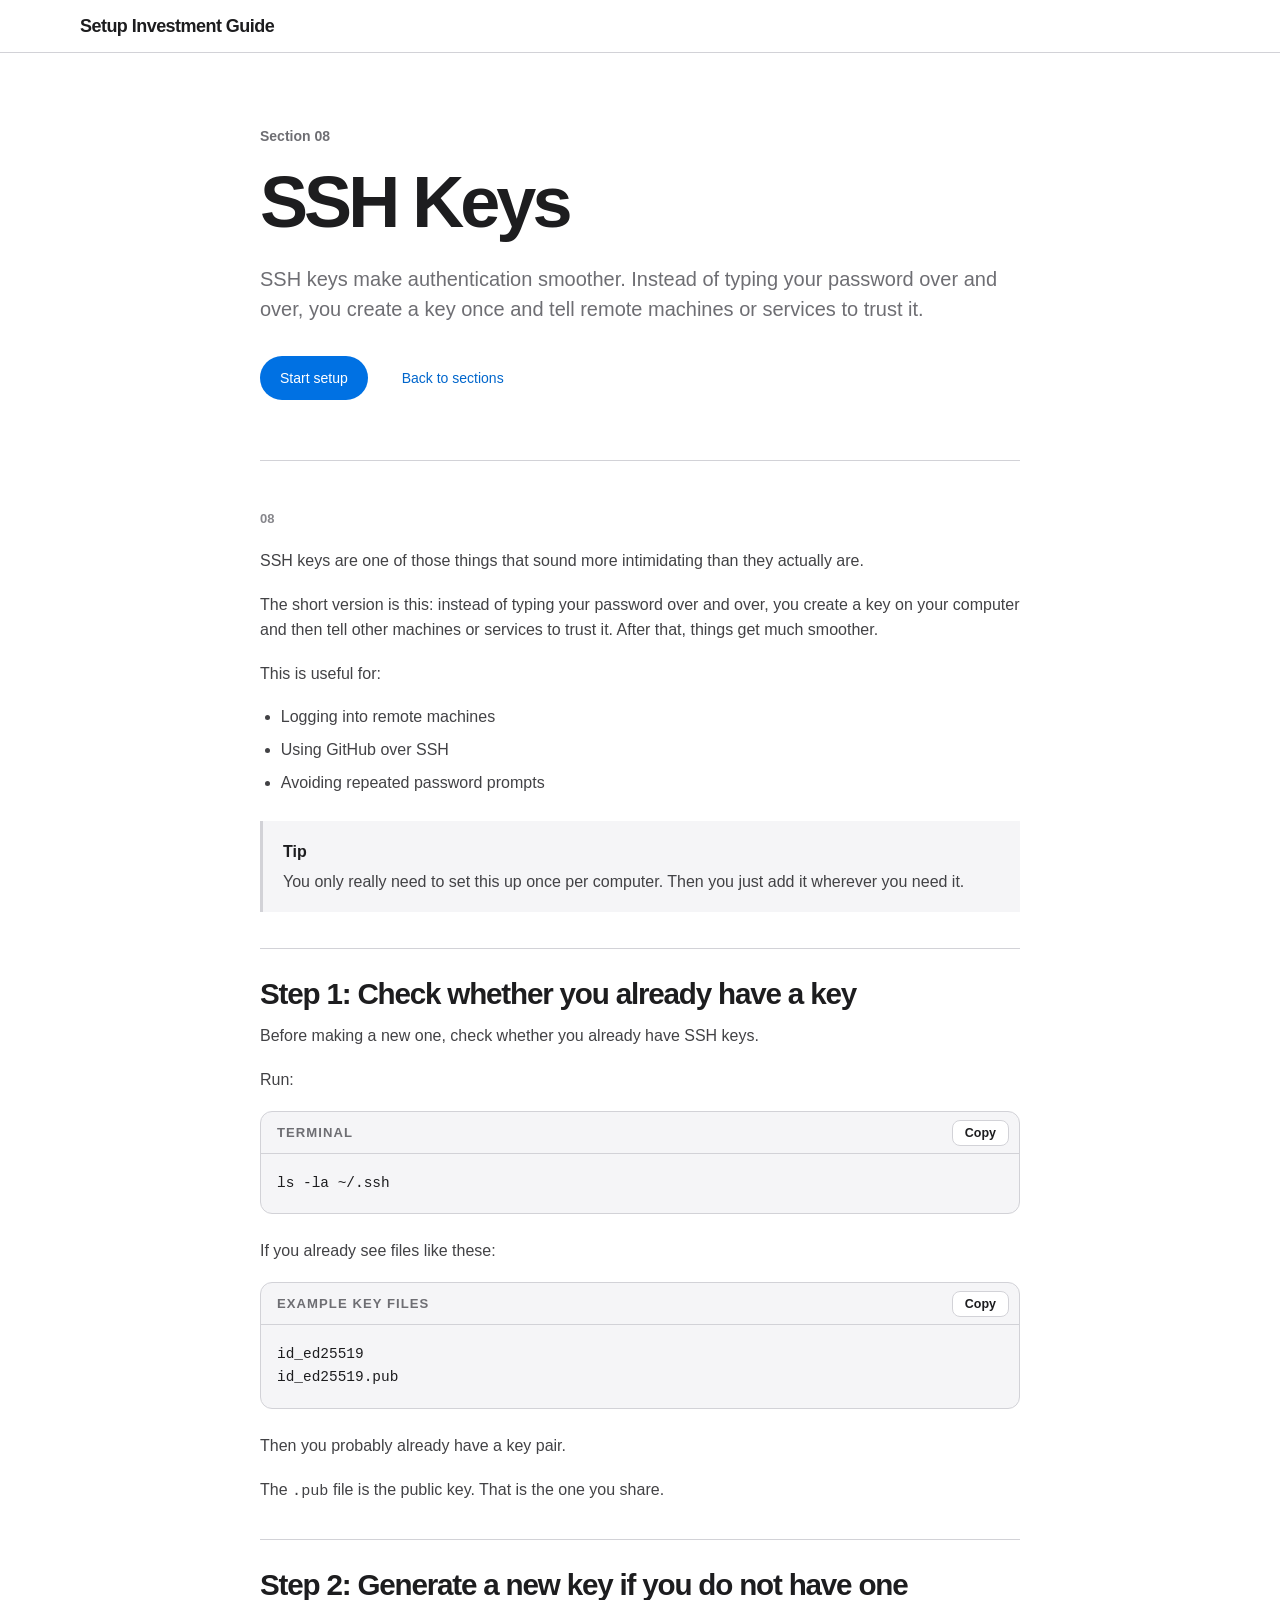
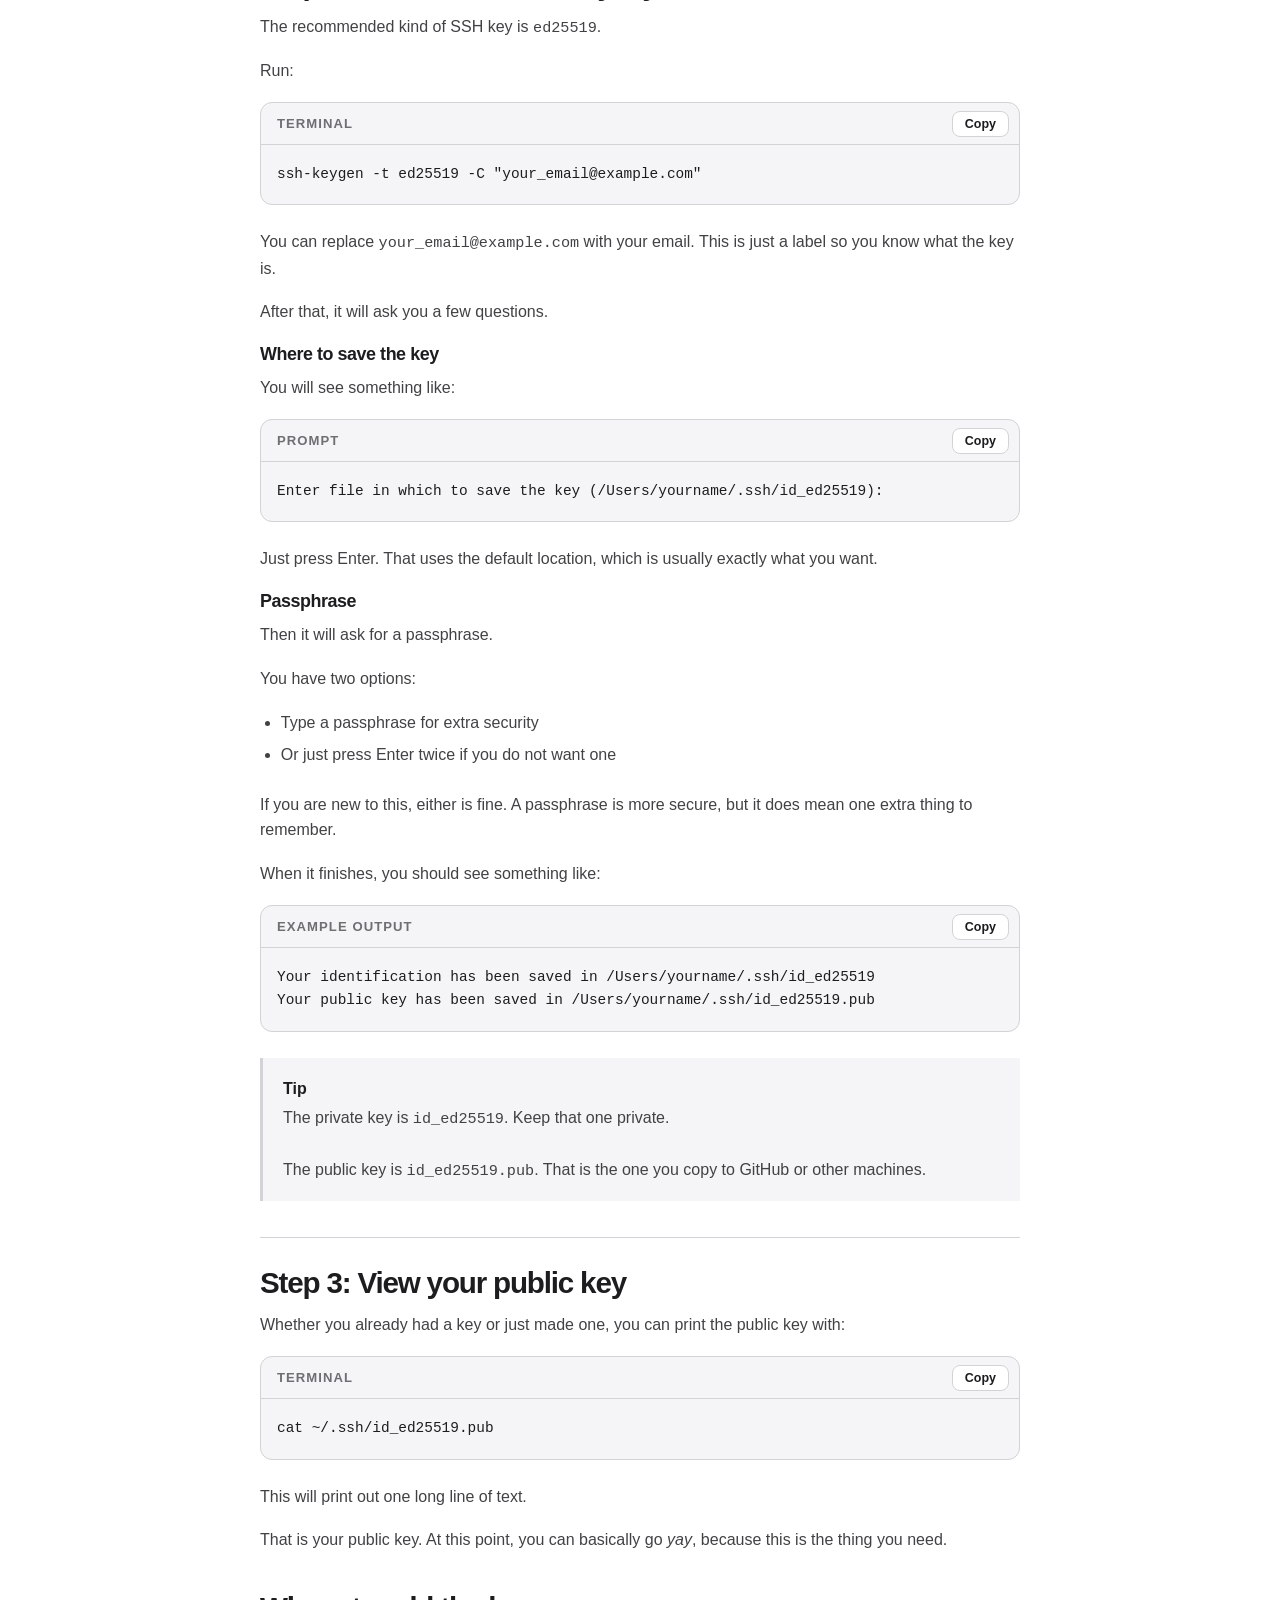
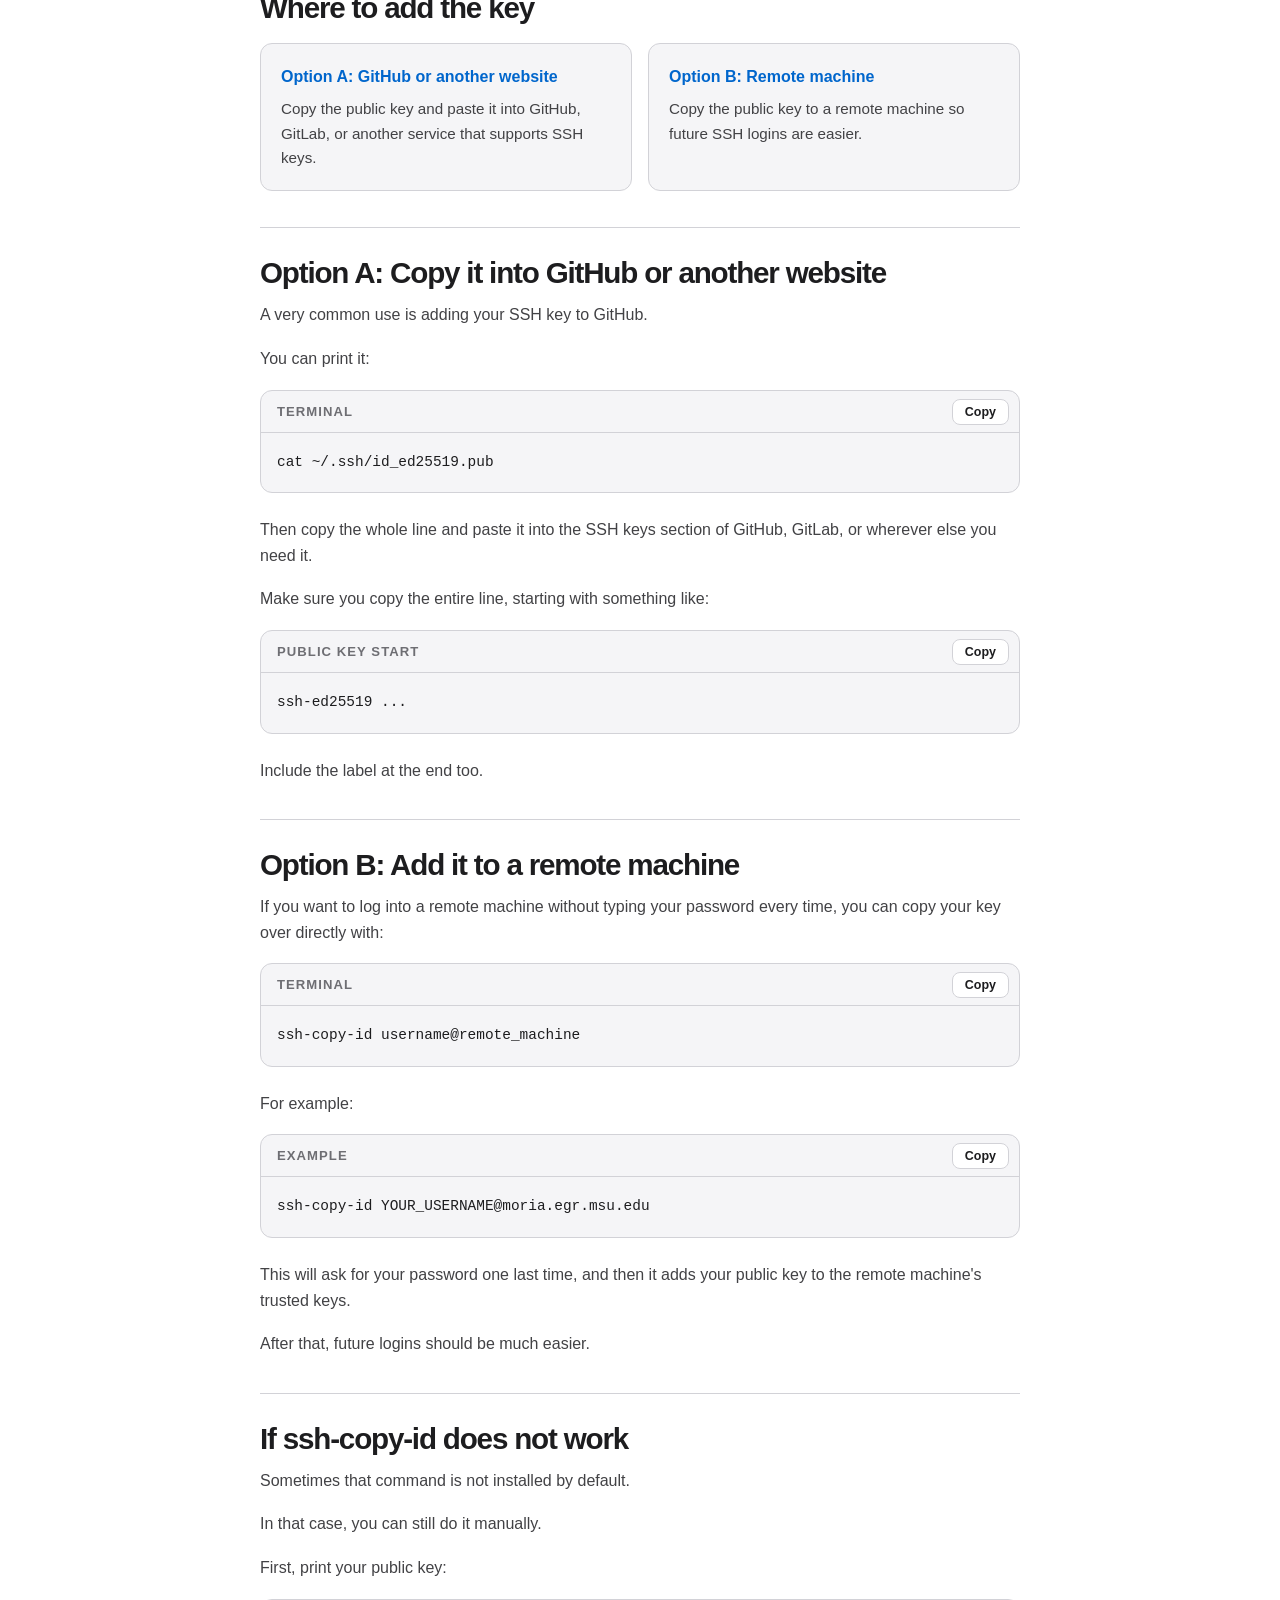
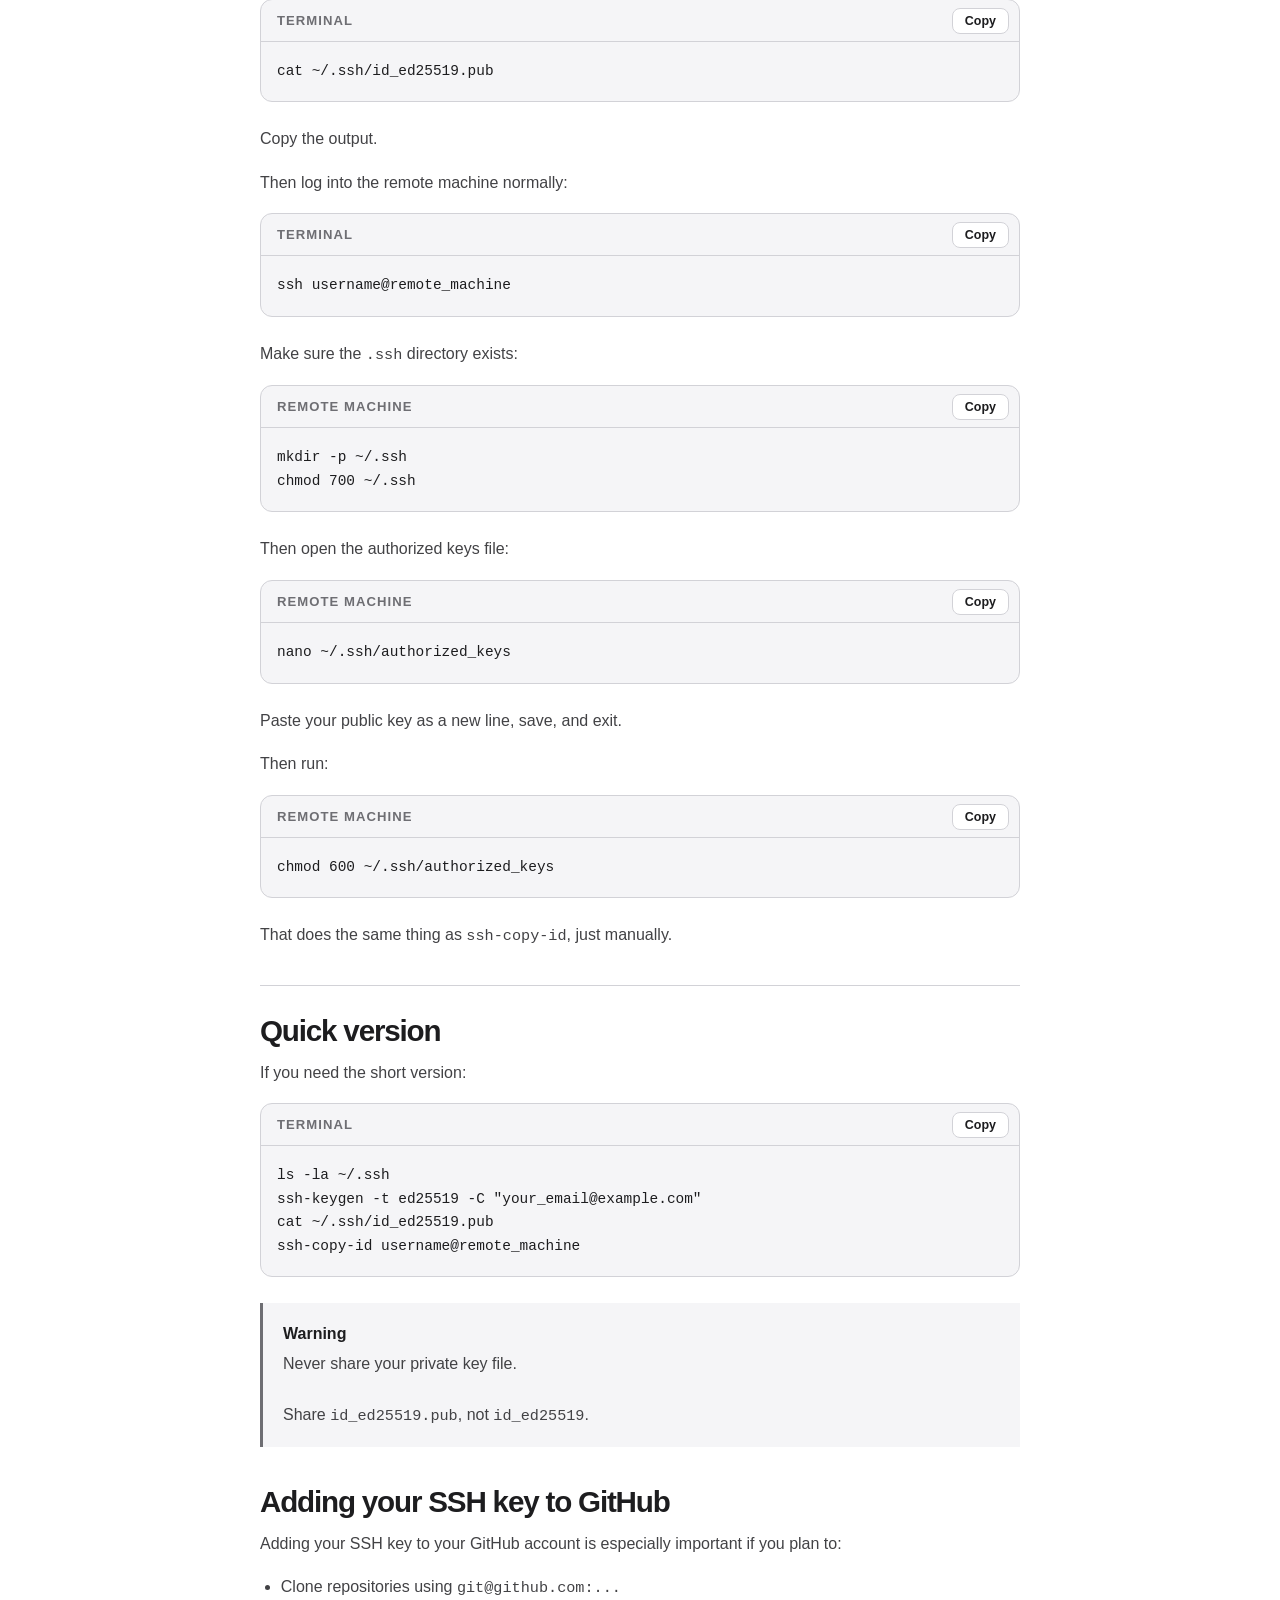
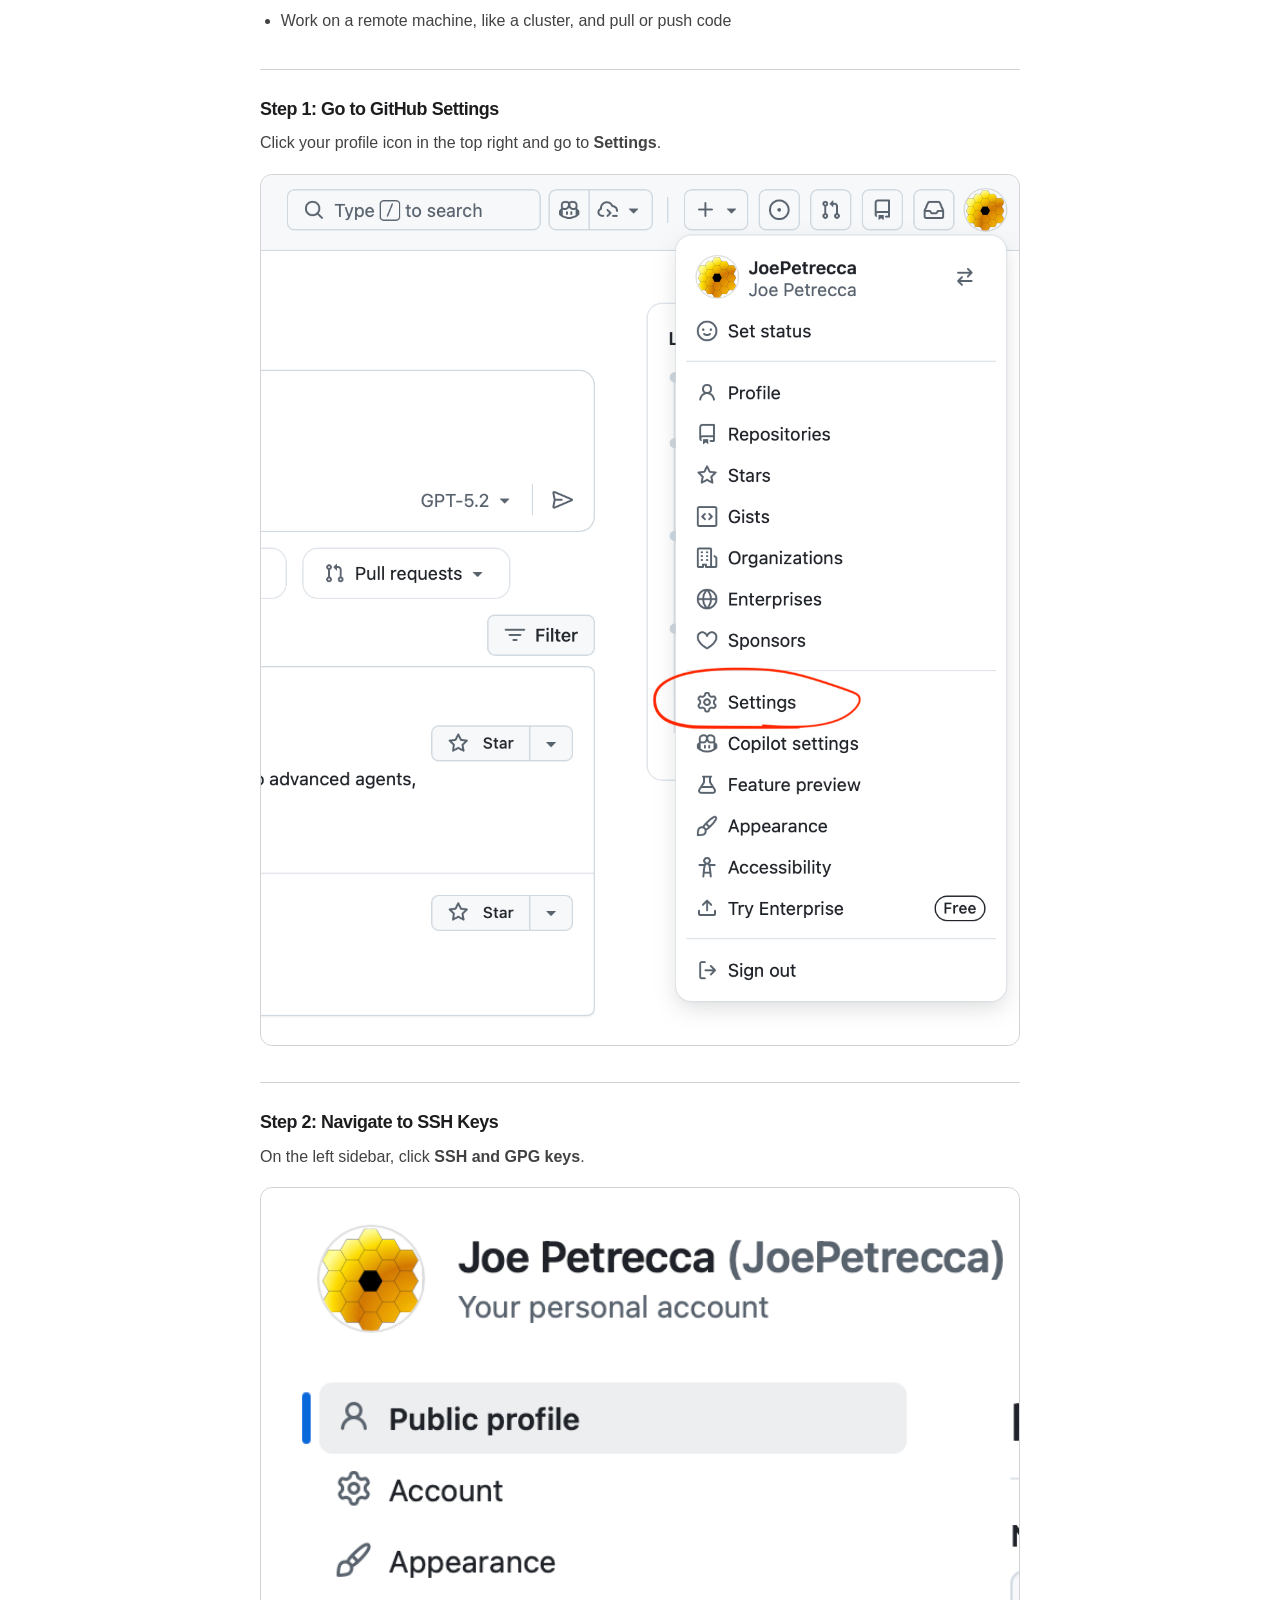
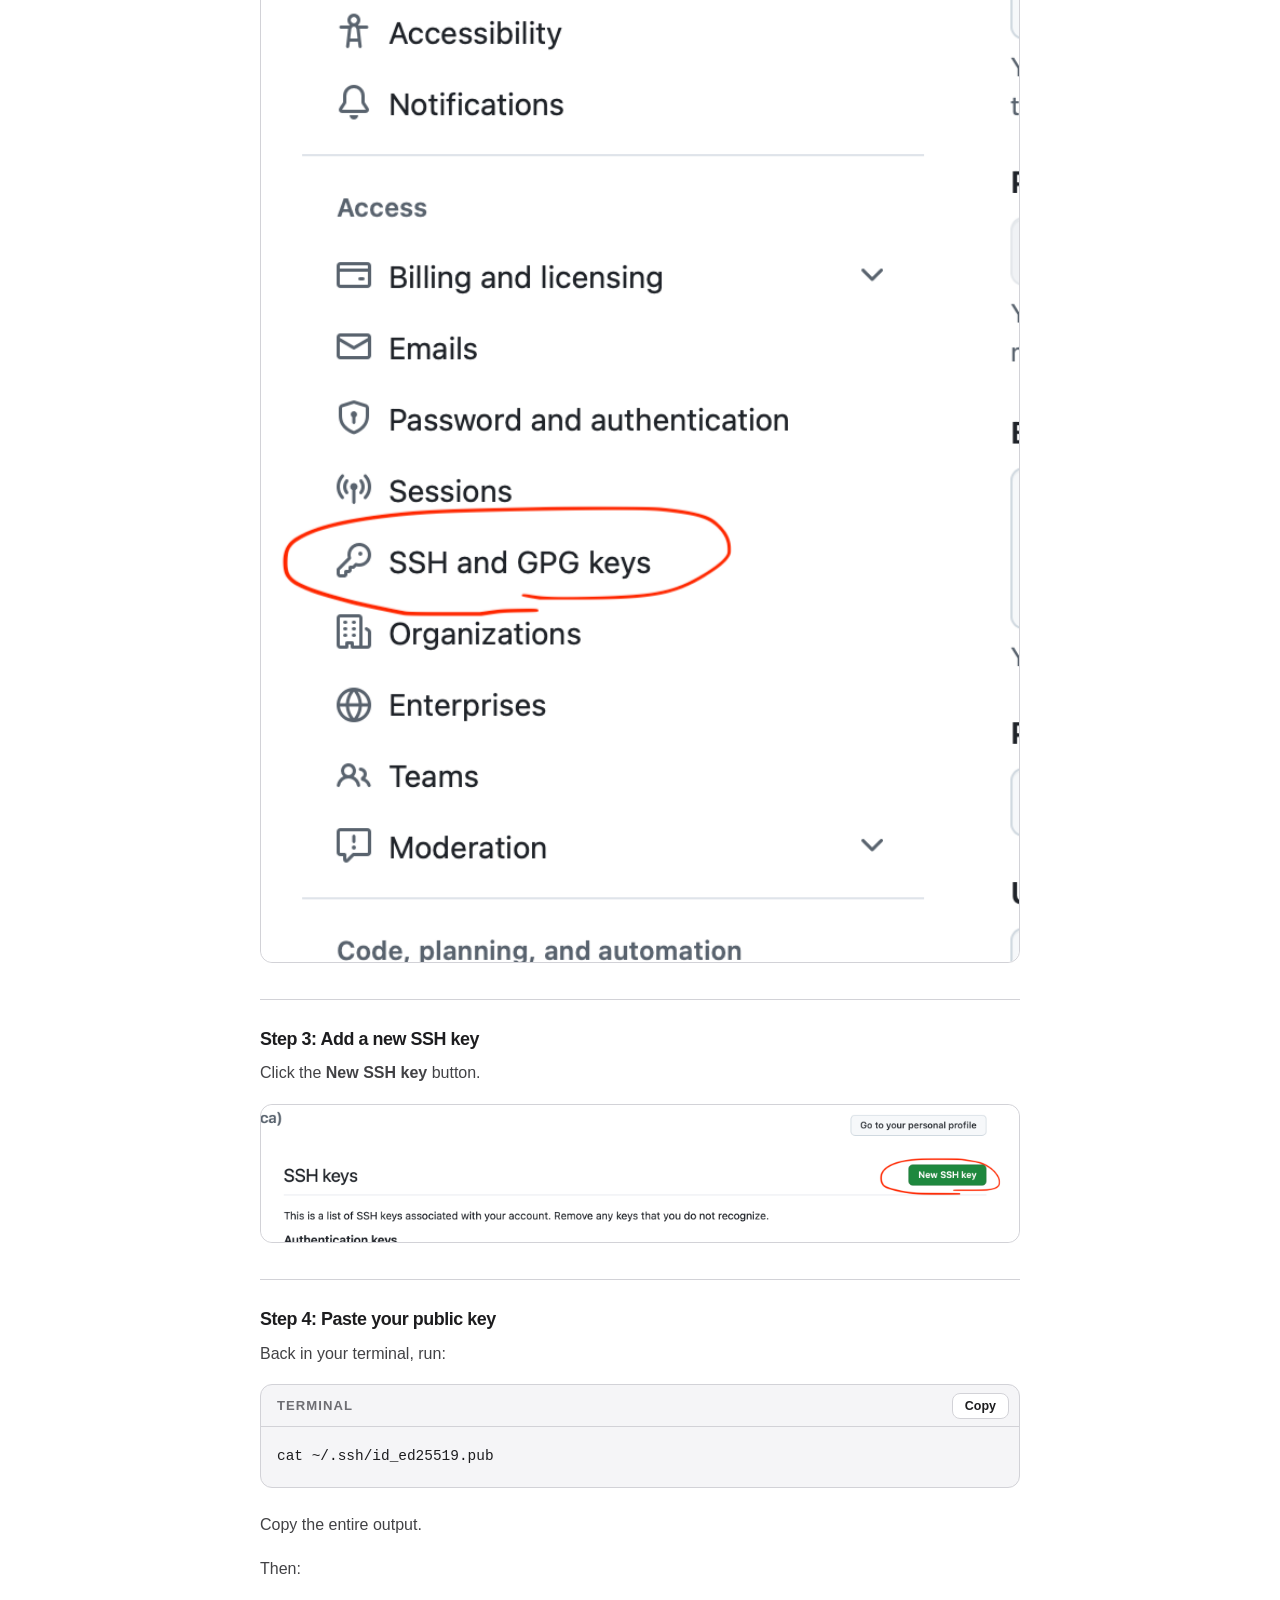
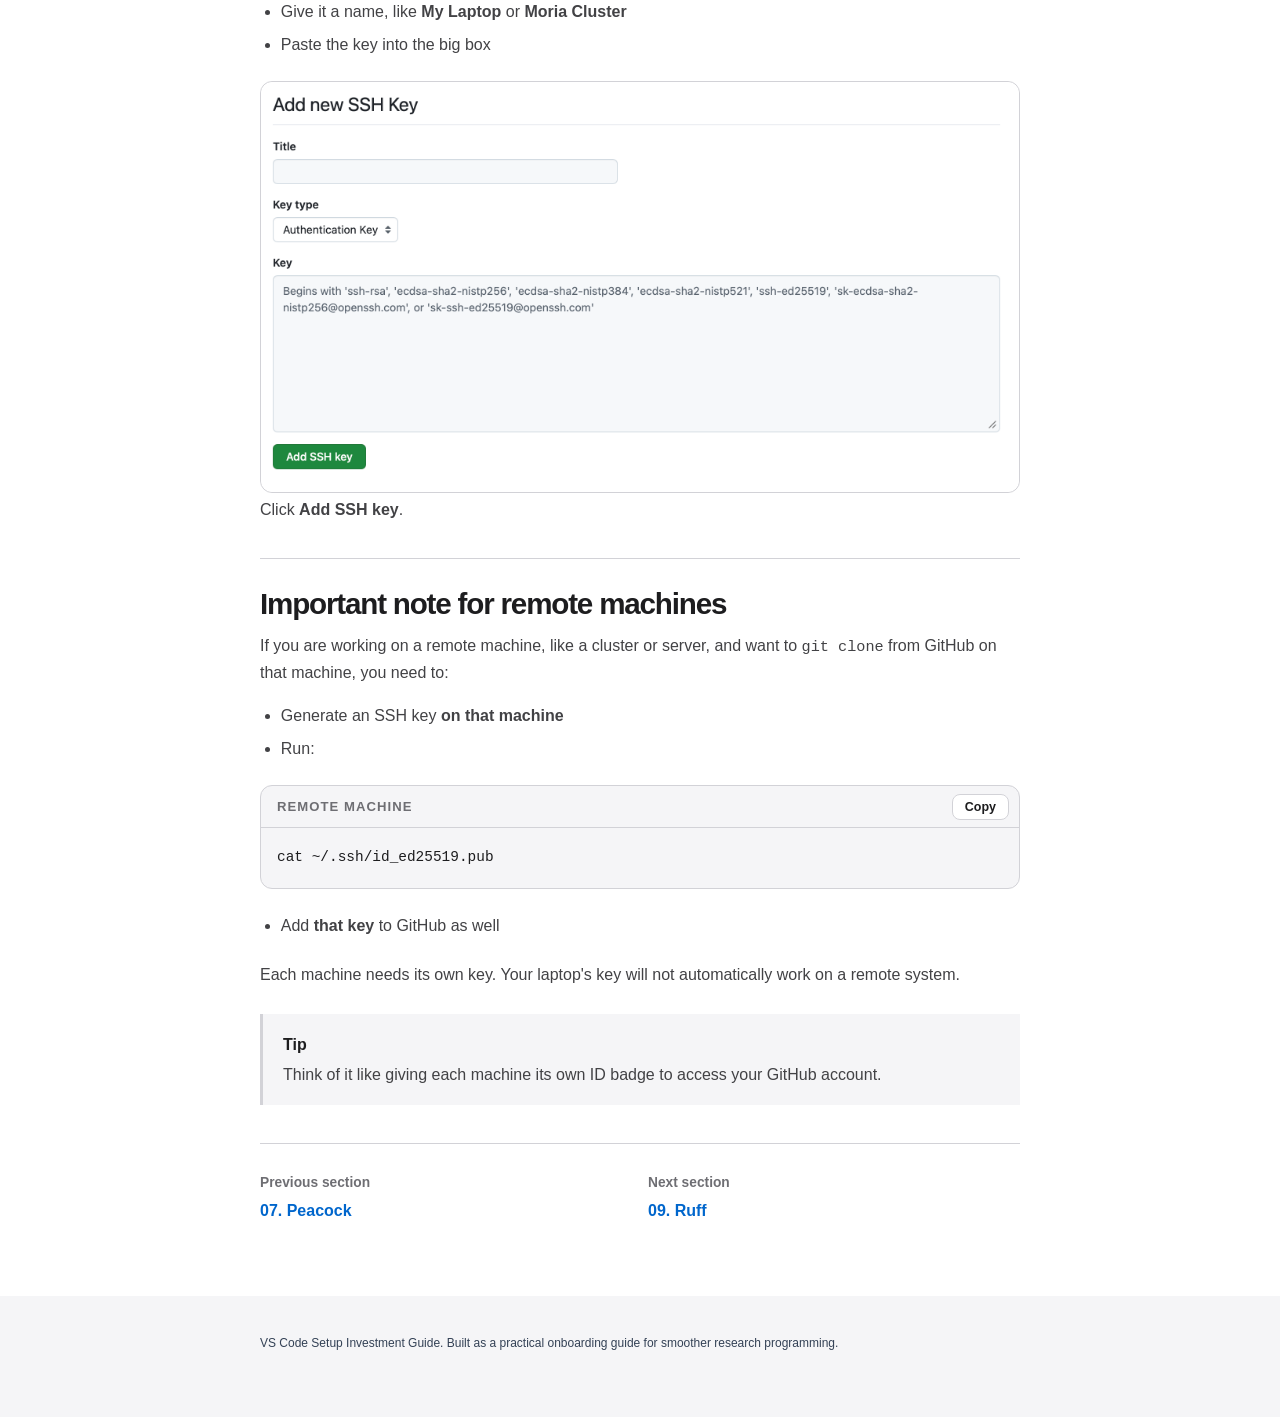
<file: sections/08-ssh-keys.html>
<!DOCTYPE html>
<html lang="en">
<head>
  <meta charset="UTF-8" />
  <meta name="viewport" content="width=device-width, initial-scale=1.0" />
  <title>SSH Keys | VS Code Setup Investment Guide</title>
  <meta
    name="description"
    content="Set up SSH keys for faster authentication with remote machines, GitHub, and other development tools."
  />

  <style>
    :root {
      --bg: #0f172a;
      --bg-soft: #111827;
      --card: #ffffff;
      --card-soft: #f8fafc;
      --text: #0f172a;
      --muted: #64748b;
      --white: #ffffff;
      --accent: #38bdf8;
      --accent-dark: #0284c7;
      --accent-soft: #e0f2fe;
      --border: #e2e8f0;
      --tip-bg: #ecfeff;
      --tip-border: #67e8f9;
      --tip-text: #155e75;
      --warning-bg: #fff7ed;
      --warning-border: #fdba74;
      --warning-text: #9a3412;
      --code-bg: #0f172a;
      --code-text: #e2e8f0;
      --shadow: 0 20px 50px rgba(15, 23, 42, 0.14);
      --radius: 22px;
      --max-width: 980px;
    }

    * {
      box-sizing: border-box;
    }

    html {
      scroll-behavior: smooth;
    }

    body {
      margin: 0;
      font-family:
        Inter, ui-sans-serif, system-ui, -apple-system, BlinkMacSystemFont,
        "Segoe UI", sans-serif;
      background: #f8fafc;
      color: var(--text);
      line-height: 1.65;
    }

    a {
      color: inherit;
      text-decoration: none;
    }

    code {
      font-family:
        "SFMono-Regular", Consolas, "Liberation Mono", Menlo, monospace;
      font-size: 0.95em;
    }

    .page {
      min-height: 100vh;
      background:
        radial-gradient(circle at top left, rgba(56, 189, 248, 0.28), transparent 30rem),
        linear-gradient(180deg, #0f172a 0%, #111827 34%, #f8fafc 34%, #f8fafc 100%);
    }

    .container {
      width: min(100% - 32px, var(--max-width));
      margin: 0 auto;
    }

    .site-header {
      padding: 24px 0;
      color: var(--white);
    }

    .nav {
      display: flex;
      align-items: center;
      justify-content: space-between;
      gap: 24px;
    }

    .brand {
      display: flex;
      align-items: center;
      gap: 12px;
      font-weight: 800;
      letter-spacing: -0.03em;
    }

    .brand-mark {
      width: 42px;
      height: 42px;
      display: grid;
      place-items: center;
      border-radius: 14px;
      background: rgba(255, 255, 255, 0.12);
      border: 1px solid rgba(255, 255, 255, 0.22);
      color: var(--accent);
      font-weight: 900;
    }

    .nav-links {
      display: flex;
      align-items: center;
      gap: 18px;
      font-size: 0.95rem;
      color: rgba(255, 255, 255, 0.78);
    }

    .nav-links a:hover {
      color: var(--white);
    }

    .hero {
      color: var(--white);
      padding: 56px 0 72px;
    }

    .eyebrow {
      display: inline-flex;
      align-items: center;
      gap: 10px;
      padding: 8px 12px;
      margin-bottom: 20px;
      border-radius: 999px;
      color: #bae6fd;
      background: rgba(14, 165, 233, 0.12);
      border: 1px solid rgba(186, 230, 253, 0.22);
      font-size: 0.9rem;
      font-weight: 700;
    }

    .eyebrow-dot {
      width: 9px;
      height: 9px;
      border-radius: 999px;
      background: var(--accent);
      box-shadow: 0 0 18px rgba(56, 189, 248, 0.8);
    }

    h1 {
      margin: 0;
      max-width: 860px;
      font-size: clamp(2.4rem, 6vw, 4.8rem);
      line-height: 0.98;
      letter-spacing: -0.07em;
    }

    .hero p {
      max-width: 780px;
      margin: 24px 0 0;
      color: rgba(255, 255, 255, 0.76);
      font-size: clamp(1.05rem, 2vw, 1.22rem);
    }

    .hero-actions {
      display: flex;
      flex-wrap: wrap;
      gap: 14px;
      margin-top: 32px;
    }

    .button {
      display: inline-flex;
      align-items: center;
      justify-content: center;
      min-height: 48px;
      padding: 0 20px;
      border-radius: 999px;
      font-weight: 800;
      transition:
        transform 160ms ease,
        box-shadow 160ms ease,
        background 160ms ease;
    }

    .button:hover {
      transform: translateY(-2px);
    }

    .button-primary {
      background: var(--accent);
      color: #082f49;
      box-shadow: 0 14px 32px rgba(56, 189, 248, 0.28);
    }

    .button-primary:hover {
      background: #7dd3fc;
    }

    .button-secondary {
      color: var(--white);
      background: rgba(255, 255, 255, 0.08);
      border: 1px solid rgba(255, 255, 255, 0.2);
    }

    main {
      padding-bottom: 72px;
    }

    .content-panel {
      margin-top: -38px;
      position: relative;
      z-index: 5;
      background: var(--card);
      border: 1px solid var(--border);
      border-radius: var(--radius);
      box-shadow: var(--shadow);
      padding: clamp(24px, 4vw, 46px);
    }

    .section-number {
      width: 48px;
      height: 48px;
      display: grid;
      place-items: center;
      margin-bottom: 18px;
      border-radius: 16px;
      background: var(--accent-soft);
      color: var(--accent-dark);
      font-weight: 900;
    }

    h2 {
      margin: 38px 0 12px;
      font-size: clamp(1.35rem, 3vw, 1.85rem);
      line-height: 1.15;
      letter-spacing: -0.04em;
    }

    h3 {
      margin: 30px 0 10px;
      font-size: 1.12rem;
      line-height: 1.25;
      letter-spacing: -0.025em;
    }

    p {
      margin: 0 0 18px;
      color: #334155;
    }

    ul {
      margin: 0 0 24px;
      padding-left: 1.3rem;
      color: #334155;
    }

    li {
      margin: 7px 0;
    }

    .tip,
    .warning {
      margin: 26px 0;
      padding: 18px 20px;
      border-radius: 18px;
    }

    .tip {
      background: var(--tip-bg);
      border: 1px solid var(--tip-border);
      color: var(--tip-text);
    }

    .warning {
      background: var(--warning-bg);
      border: 1px solid var(--warning-border);
      color: var(--warning-text);
    }

    .tip strong,
    .warning strong {
      display: block;
      margin-bottom: 4px;
    }

    .tip strong {
      color: #164e63;
    }

    .warning strong {
      color: #7c2d12;
    }

    .code-block {
      position: relative;
      margin: 18px 0 24px;
      border-radius: 18px;
      overflow: hidden;
      background: var(--code-bg);
      border: 1px solid rgba(148, 163, 184, 0.28);
    }

    .code-label {
      padding: 10px 16px;
      color: #94a3b8;
      font-size: 0.82rem;
      font-weight: 800;
      text-transform: uppercase;
      letter-spacing: 0.08em;
      border-bottom: 1px solid rgba(148, 163, 184, 0.18);
    }

    pre {
      margin: 0;
      padding: 18px 16px;
      overflow-x: auto;
      color: var(--code-text);
      font-size: 0.95rem;
      line-height: 1.55;
    }

    .step {
      margin-top: 28px;
      padding: 22px;
      border: 1px solid var(--border);
      border-radius: 20px;
      background: var(--card-soft);
    }

    .step h2,
    .step h3 {
      margin-top: 0;
    }

    .option-grid {
      display: grid;
      grid-template-columns: repeat(2, minmax(0, 1fr));
      gap: 16px;
      margin: 18px 0 28px;
    }

    .option-card {
      padding: 20px;
      border-radius: 18px;
      border: 1px solid var(--border);
      background: var(--card-soft);
    }

    .option-card strong {
      display: block;
      margin-bottom: 8px;
      color: var(--accent-dark);
    }

    .option-card p {
      margin: 0;
      color: var(--muted);
      font-size: 0.95rem;
    }

    .screenshot {
      margin: 18px auto 4px;
      padding: 10px;
      border-radius: 18px;
      background: #ffffff;
      border: 1px solid var(--border);
      box-shadow: 0 12px 28px rgba(15, 23, 42, 0.08);
    }

    .screenshot img {
      display: block;
      width: 100%;
      max-width: 780px;
      margin: 0 auto;
      border-radius: 12px;
    }

    .next-section {
      display: flex;
      justify-content: space-between;
      gap: 16px;
      margin-top: 38px;
      padding-top: 28px;
      border-top: 1px solid var(--border);
    }

    .next-card {
      flex: 1;
      padding: 18px 20px;
      border-radius: 18px;
      border: 1px solid var(--border);
      background: var(--card-soft);
      transition:
        transform 160ms ease,
        box-shadow 160ms ease,
        border-color 160ms ease;
    }

    .next-card:hover {
      transform: translateY(-3px);
      border-color: #bae6fd;
      box-shadow: 0 12px 28px rgba(15, 23, 42, 0.08);
    }

    .next-card span {
      display: block;
      margin-bottom: 4px;
      color: var(--muted);
      font-size: 0.86rem;
      font-weight: 700;
    }

    .next-card strong {
      color: var(--accent-dark);
      font-size: 1rem;
    }

    .footer {
      padding: 38px 0 46px;
      color: #64748b;
      text-align: center;
      font-size: 0.95rem;
    }

    @media (max-width: 700px) {
      .nav {
        align-items: flex-start;
        flex-direction: column;
      }

      .nav-links {
        flex-wrap: wrap;
      }

      .hero {
        padding-top: 42px;
      }

      .option-grid {
        grid-template-columns: 1fr;
      }

      .next-section {
        flex-direction: column;
      }
    }
  .copy-btn {
  position: absolute;
  top: 8px;
  right: 10px;
  padding: 5px 12px;
  border: 1px solid rgba(148, 163, 184, 0.35);
  border-radius: 8px;
  background: rgba(148, 163, 184, 0.12);
  color: #94a3b8;
  font-size: 0.78rem;
  font-weight: 700;
  cursor: pointer;
  transition: background 120ms ease, color 120ms ease;
}

.copy-btn:hover {
  background: rgba(56, 189, 248, 0.18);
  color: #7dd3fc;
}

.copy-btn.copied {
  color: #34d399;
  border-color: rgba(52, 211, 153, 0.4);
}
  </style>
  <link rel="stylesheet" href="../style.css" />
</head>

<body>
  <div class="page">
    <header class="site-header">
      <div class="container nav">
        <a href="../index.html" class="brand" aria-label="VS Code Setup Guide home">
          <span class="brand-mark">VS</span>
          <span>Setup Investment Guide</span>
        </a>

        <nav class="nav-links" aria-label="Main navigation">
          <a href="../index.html">Home</a>
          <a href="../index.html#sections">Sections</a>
          <a href="07-peacock.html">Previous</a>
          <a href="09-ruff.html">Next</a>
        </nav>
      </div>
    </header>

    <section class="hero">
      <div class="container">
        <div class="eyebrow">
          <span class="eyebrow-dot"></span>
          Section 08
        </div>

        <h1>SSH Keys</h1>

        <p>
          SSH keys make authentication smoother. Instead of typing your password
          over and over, you create a key once and tell remote machines or
          services to trust it.
        </p>

        <div class="hero-actions">
          <a class="button button-primary" href="#start">Start setup</a>
          <a class="button button-secondary" href="../index.html#sections">Back to sections</a>
        </div>
      </div>
    </section>

    <main>
      <div class="container">
        <article class="content-panel" id="start">
          <div class="section-number">08</div>

          <p>
            SSH keys are one of those things that sound more intimidating than
            they actually are.
          </p>

          <p>
            The short version is this: instead of typing your password over and
            over, you create a key on your computer and then tell other machines
            or services to trust it. After that, things get much smoother.
          </p>

          <p>This is useful for:</p>

          <ul>
            <li>Logging into remote machines</li>
            <li>Using GitHub over SSH</li>
            <li>Avoiding repeated password prompts</li>
          </ul>

          <div class="tip">
            <strong>Tip</strong>
            You only really need to set this up once per computer. Then you just
            add it wherever you need it.
          </div>

          <section class="step">
            <h2>Step 1: Check whether you already have a key</h2>

            <p>
              Before making a new one, check whether you already have SSH keys.
            </p>

            <p>Run:</p>

            <div class="code-block">
              <div class="code-label">Terminal</div>
              <pre><code>ls -la ~/.ssh</code></pre>
            </div>

            <p>If you already see files like these:</p>

            <div class="code-block">
              <div class="code-label">Example key files</div>
              <pre><code>id_ed25519
id_ed25519.pub</code></pre>
            </div>

            <p>
              Then you probably already have a key pair.
            </p>

            <p>
              The <code>.pub</code> file is the public key. That is the one you
              share.
            </p>
          </section>

          <section class="step">
            <h2>Step 2: Generate a new key if you do not have one</h2>

            <p>
              The recommended kind of SSH key is <code>ed25519</code>.
            </p>

            <p>Run:</p>

            <div class="code-block">
              <div class="code-label">Terminal</div>
              <pre><code>ssh-keygen -t ed25519 -C "your_email@example.com"</code></pre>
            </div>

            <p>
              You can replace <code>your_email@example.com</code> with your
              email. This is just a label so you know what the key is.
            </p>

            <p>
              After that, it will ask you a few questions.
            </p>

            <h3>Where to save the key</h3>

            <p>You will see something like:</p>

            <div class="code-block">
              <div class="code-label">Prompt</div>
              <pre><code>Enter file in which to save the key (/Users/yourname/.ssh/id_ed25519):</code></pre>
            </div>

            <p>
              Just press Enter. That uses the default location, which is usually
              exactly what you want.
            </p>

            <h3>Passphrase</h3>

            <p>Then it will ask for a passphrase.</p>

            <p>You have two options:</p>

            <ul>
              <li>Type a passphrase for extra security</li>
              <li>Or just press Enter twice if you do not want one</li>
            </ul>

            <p>
              If you are new to this, either is fine. A passphrase is more
              secure, but it does mean one extra thing to remember.
            </p>

            <p>When it finishes, you should see something like:</p>

            <div class="code-block">
              <div class="code-label">Example output</div>
              <pre><code>Your identification has been saved in /Users/yourname/.ssh/id_ed25519
Your public key has been saved in /Users/yourname/.ssh/id_ed25519.pub</code></pre>
            </div>

            <div class="tip">
              <strong>Tip</strong>
              The private key is <code>id_ed25519</code>. Keep that one private.
              <br /><br />
              The public key is <code>id_ed25519.pub</code>. That is the one you
              copy to GitHub or other machines.
            </div>
          </section>

          <section class="step">
            <h2>Step 3: View your public key</h2>

            <p>
              Whether you already had a key or just made one, you can print the
              public key with:
            </p>

            <div class="code-block">
              <div class="code-label">Terminal</div>
              <pre><code>cat ~/.ssh/id_ed25519.pub</code></pre>
            </div>

            <p>
              This will print out one long line of text.
            </p>

            <p>
              That is your public key. At this point, you can basically go
              <em>yay</em>, because this is the thing you need.
            </p>
          </section>

          <h2>Where to add the key</h2>

          <div class="option-grid">
            <div class="option-card">
              <strong>Option A: GitHub or another website</strong>
              <p>
                Copy the public key and paste it into GitHub, GitLab, or another
                service that supports SSH keys.
              </p>
            </div>

            <div class="option-card">
              <strong>Option B: Remote machine</strong>
              <p>
                Copy the public key to a remote machine so future SSH logins are
                easier.
              </p>
            </div>
          </div>

          <section class="step">
            <h2>Option A: Copy it into GitHub or another website</h2>

            <p>
              A very common use is adding your SSH key to GitHub.
            </p>

            <p>You can print it:</p>

            <div class="code-block">
              <div class="code-label">Terminal</div>
              <pre><code>cat ~/.ssh/id_ed25519.pub</code></pre>
            </div>

            <p>
              Then copy the whole line and paste it into the SSH keys section of
              GitHub, GitLab, or wherever else you need it.
            </p>

            <p>
              Make sure you copy the entire line, starting with something like:
            </p>

            <div class="code-block">
              <div class="code-label">Public key start</div>
              <pre><code>ssh-ed25519 ...</code></pre>
            </div>

            <p>
              Include the label at the end too.
            </p>
          </section>

          <section class="step">
            <h2>Option B: Add it to a remote machine</h2>

            <p>
              If you want to log into a remote machine without typing your
              password every time, you can copy your key over directly with:
            </p>

            <div class="code-block">
              <div class="code-label">Terminal</div>
              <pre><code>ssh-copy-id username@remote_machine</code></pre>
            </div>

            <p>For example:</p>

            <div class="code-block">
              <div class="code-label">Example</div>
              <pre><code>ssh-copy-id YOUR_USERNAME@moria.egr.msu.edu</code></pre>
            </div>

            <p>
              This will ask for your password one last time, and then it adds
              your public key to the remote machine's trusted keys.
            </p>

            <p>
              After that, future logins should be much easier.
            </p>
          </section>

          <section class="step">
            <h2>If ssh-copy-id does not work</h2>

            <p>
              Sometimes that command is not installed by default.
            </p>

            <p>
              In that case, you can still do it manually.
            </p>

            <p>First, print your public key:</p>

            <div class="code-block">
              <div class="code-label">Terminal</div>
              <pre><code>cat ~/.ssh/id_ed25519.pub</code></pre>
            </div>

            <p>Copy the output.</p>

            <p>Then log into the remote machine normally:</p>

            <div class="code-block">
              <div class="code-label">Terminal</div>
              <pre><code>ssh username@remote_machine</code></pre>
            </div>

            <p>Make sure the <code>.ssh</code> directory exists:</p>

            <div class="code-block">
              <div class="code-label">Remote machine</div>
              <pre><code>mkdir -p ~/.ssh
chmod 700 ~/.ssh</code></pre>
            </div>

            <p>Then open the authorized keys file:</p>

            <div class="code-block">
              <div class="code-label">Remote machine</div>
              <pre><code>nano ~/.ssh/authorized_keys</code></pre>
            </div>

            <p>
              Paste your public key as a new line, save, and exit.
            </p>

            <p>Then run:</p>

            <div class="code-block">
              <div class="code-label">Remote machine</div>
              <pre><code>chmod 600 ~/.ssh/authorized_keys</code></pre>
            </div>

            <p>
              That does the same thing as <code>ssh-copy-id</code>, just
              manually.
            </p>
          </section>

          <section class="step">
            <h2>Quick version</h2>

            <p>If you need the short version:</p>

            <div class="code-block">
              <div class="code-label">Terminal</div>
              <pre><code>ls -la ~/.ssh
ssh-keygen -t ed25519 -C "your_email@example.com"
cat ~/.ssh/id_ed25519.pub
ssh-copy-id username@remote_machine</code></pre>
            </div>

            <div class="warning">
              <strong>Warning</strong>
              Never share your private key file.
              <br /><br />
              Share <code>id_ed25519.pub</code>, not
              <code>id_ed25519</code>.
            </div>
          </section>

          <h2>Adding your SSH key to GitHub</h2>

          <p>
            Adding your SSH key to your GitHub account is especially important
            if you plan to:
          </p>

          <ul>
            <li>Clone repositories using <code>git@github.com:...</code></li>
            <li>Work on a remote machine, like a cluster, and pull or push code</li>
          </ul>

          <section class="step">
            <h3>Step 1: Go to GitHub Settings</h3>

            <p>
              Click your profile icon in the top right and go to
              <strong>Settings</strong>.
            </p>

            <figure class="screenshot">
              <img
                src="SSH_key/github_ssh1.png"
                alt="GitHub profile menu with Settings option"
              />
            </figure>
          </section>

          <section class="step">
            <h3>Step 2: Navigate to SSH Keys</h3>

            <p>
              On the left sidebar, click <strong>SSH and GPG keys</strong>.
            </p>

            <figure class="screenshot">
              <img
                src="SSH_key/github_ssh2.png"
                alt="GitHub settings sidebar with SSH and GPG keys option"
              />
            </figure>
          </section>

          <section class="step">
            <h3>Step 3: Add a new SSH key</h3>

            <p>
              Click the <strong>New SSH key</strong> button.
            </p>

            <figure class="screenshot">
              <img
                src="SSH_key/github_ssh3.png"
                alt="GitHub New SSH key button"
              />
            </figure>
          </section>

          <section class="step">
            <h3>Step 4: Paste your public key</h3>

            <p>Back in your terminal, run:</p>

            <div class="code-block">
              <div class="code-label">Terminal</div>
              <pre><code>cat ~/.ssh/id_ed25519.pub</code></pre>
            </div>

            <p>Copy the entire output.</p>

            <p>Then:</p>

            <ul>
              <li>Give it a name, like <strong>My Laptop</strong> or <strong>Moria Cluster</strong></li>
              <li>Paste the key into the big box</li>
            </ul>

            <figure class="screenshot">
              <img
                src="SSH_key/github_ssh4.png"
                alt="GitHub form for adding a new SSH key"
              />
            </figure>

            <p>
              Click <strong>Add SSH key</strong>.
            </p>
          </section>

          <section class="step">
            <h2>Important note for remote machines</h2>

            <p>
              If you are working on a remote machine, like a cluster or server,
              and want to <code>git clone</code> from GitHub on that machine, you
              need to:
            </p>

            <ul>
              <li>Generate an SSH key <strong>on that machine</strong></li>
              <li>Run:</li>
            </ul>

            <div class="code-block">
              <div class="code-label">Remote machine</div>
              <pre><code>cat ~/.ssh/id_ed25519.pub</code></pre>
            </div>

            <ul>
              <li>Add <strong>that key</strong> to GitHub as well</li>
            </ul>

            <p>
              Each machine needs its own key. Your laptop's key will not
              automatically work on a remote system.
            </p>

            <div class="tip">
              <strong>Tip</strong>
              Think of it like giving each machine its own ID badge to access
              your GitHub account.
            </div>
          </section>

          <div class="next-section">
            <a class="next-card" href="07-peacock.html">
              <span>Previous section</span>
              <strong>07. Peacock</strong>
            </a>

            <a class="next-card" href="09-ruff.html">
              <span>Next section</span>
              <strong>09. Ruff</strong>
            </a>
          </div>
        </article>
      </div>
    </main>

    <footer class="footer">
      <div class="container">
        <p>
          VS Code Setup Investment Guide. Built as a practical onboarding guide
          for smoother research programming.
        </p>
      </div>
    </footer>
  </div>
<script>
  document.querySelectorAll(".code-block").forEach((block) => {
    const btn = document.createElement("button");
    btn.className = "copy-btn";
    btn.textContent = "Copy";
    btn.addEventListener("click", () => {
      const code = block.querySelector("pre").innerText;
      navigator.clipboard.writeText(code).then(() => {
        btn.textContent = "Copied!";
        btn.classList.add("copied");
        setTimeout(() => {
          btn.textContent = "Copy";
          btn.classList.remove("copied");
        }, 1600);
      });
    });
    block.appendChild(btn);
  });
</script>
</body>
</html>
</file>
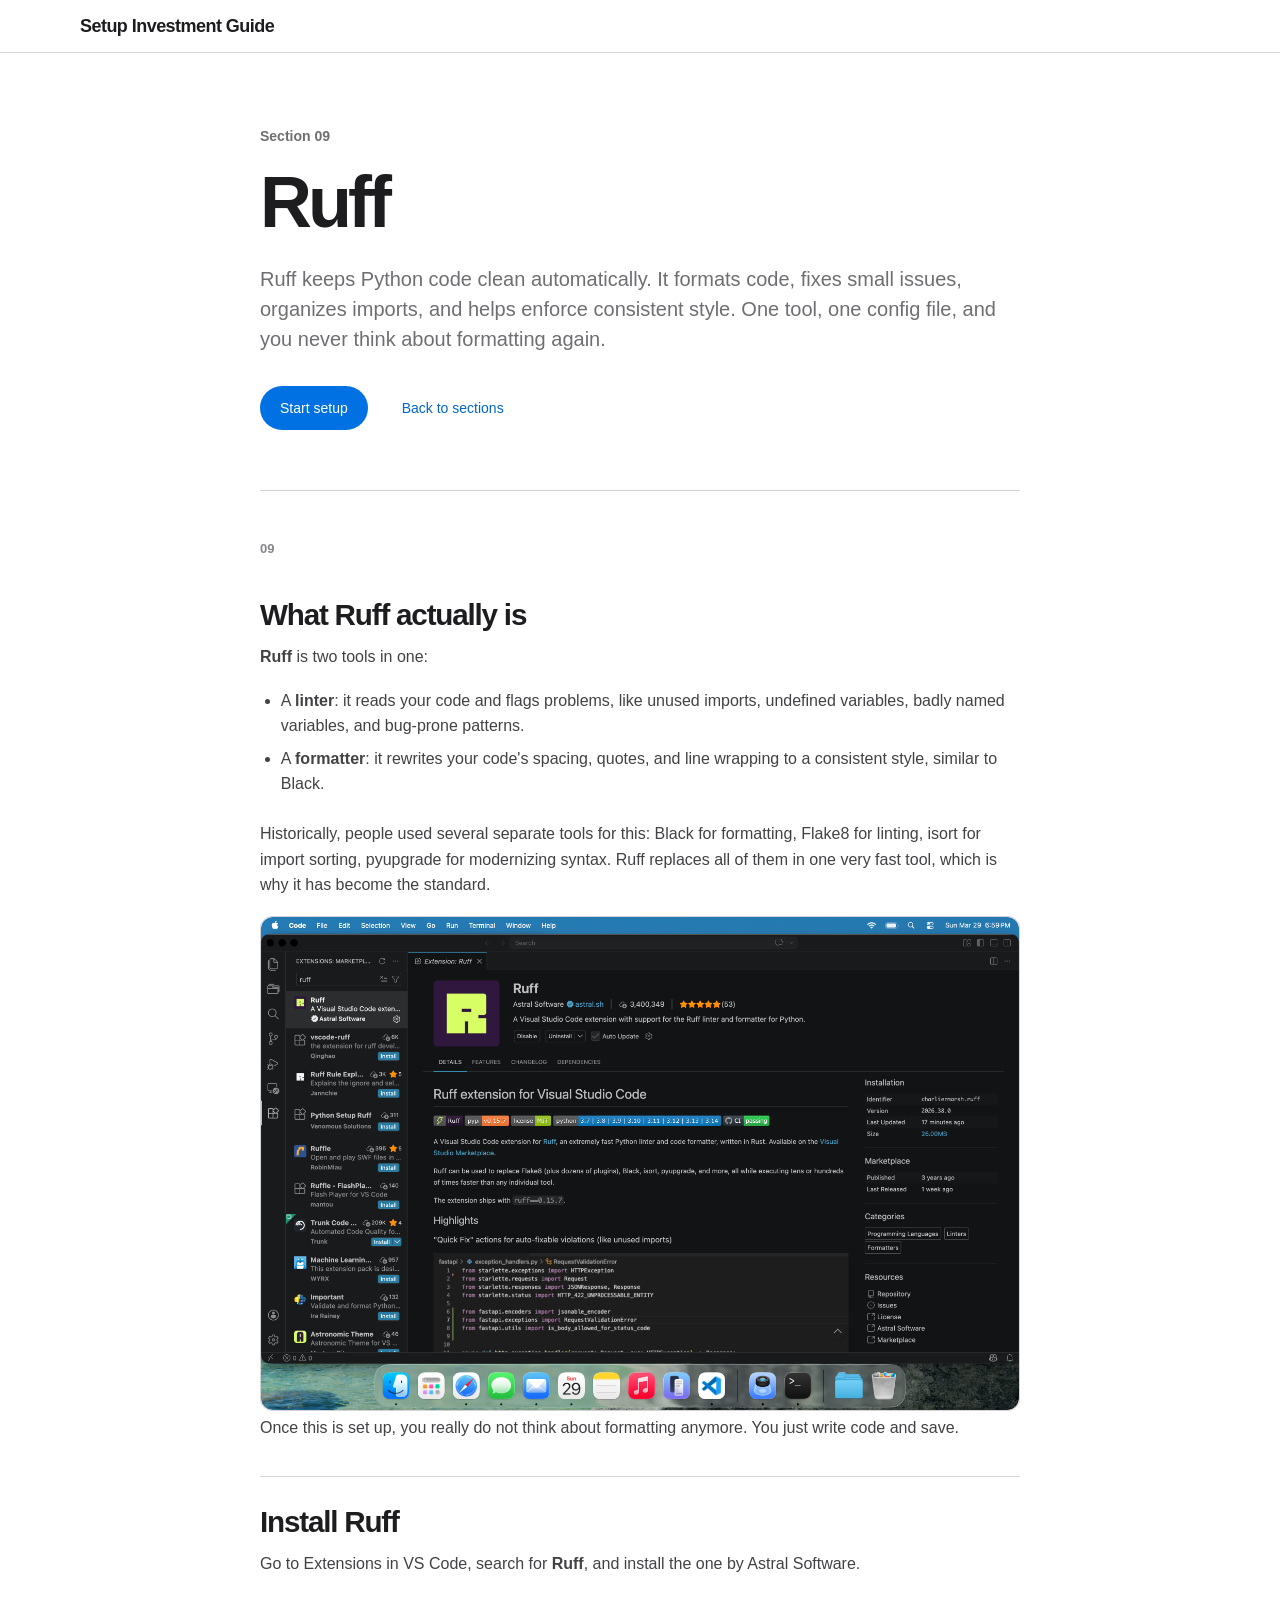
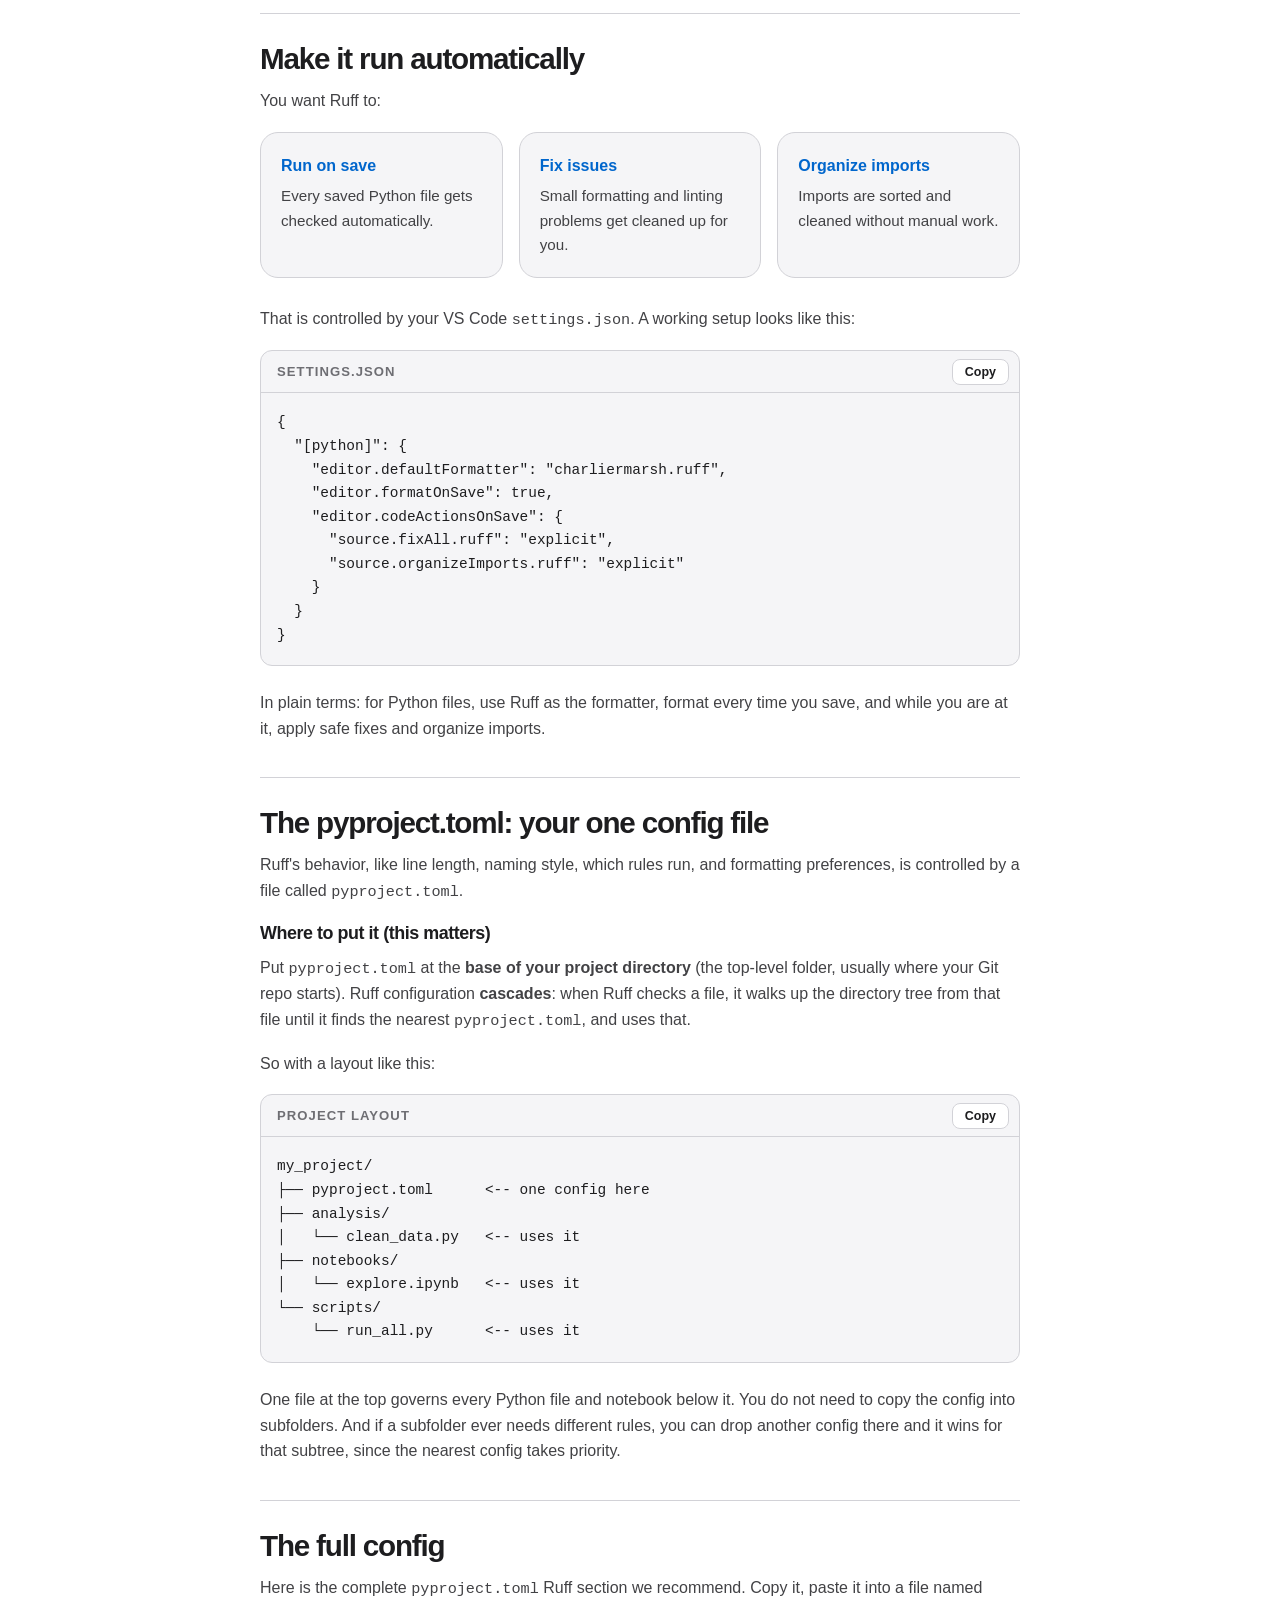
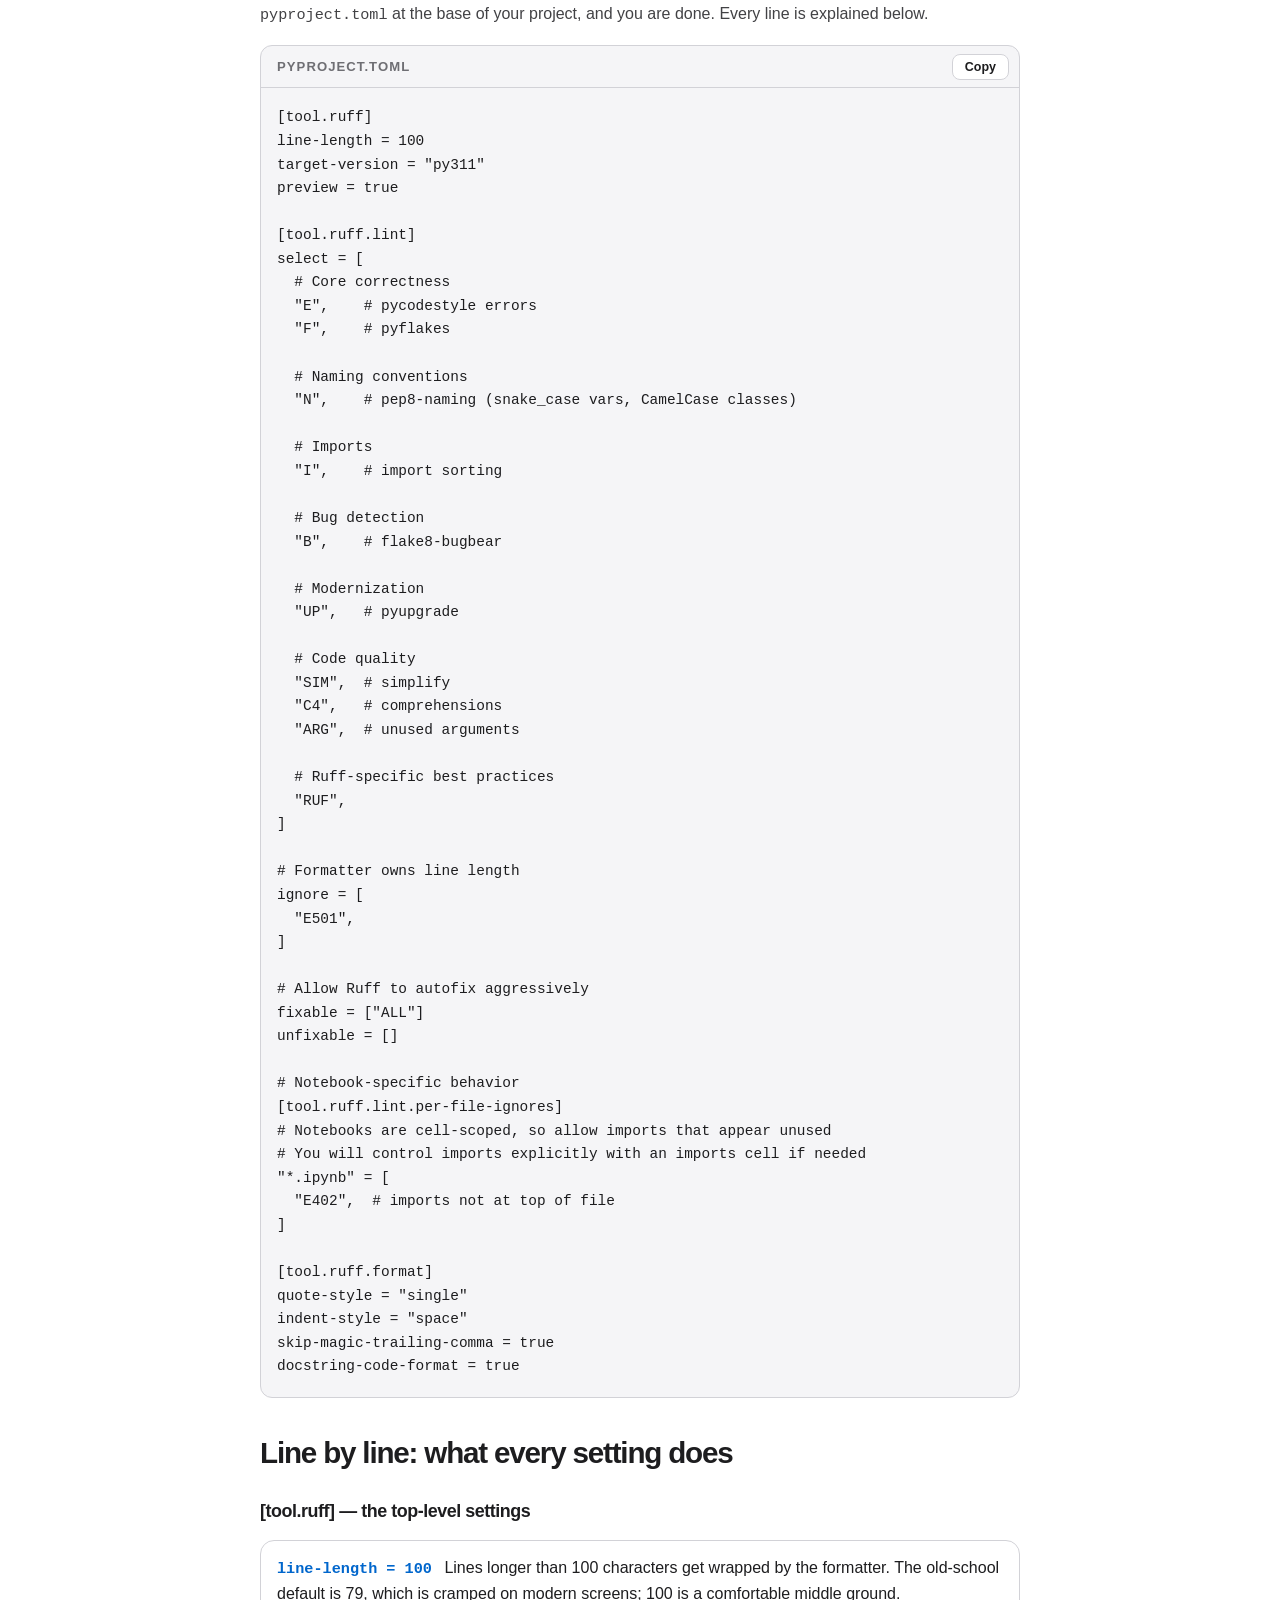
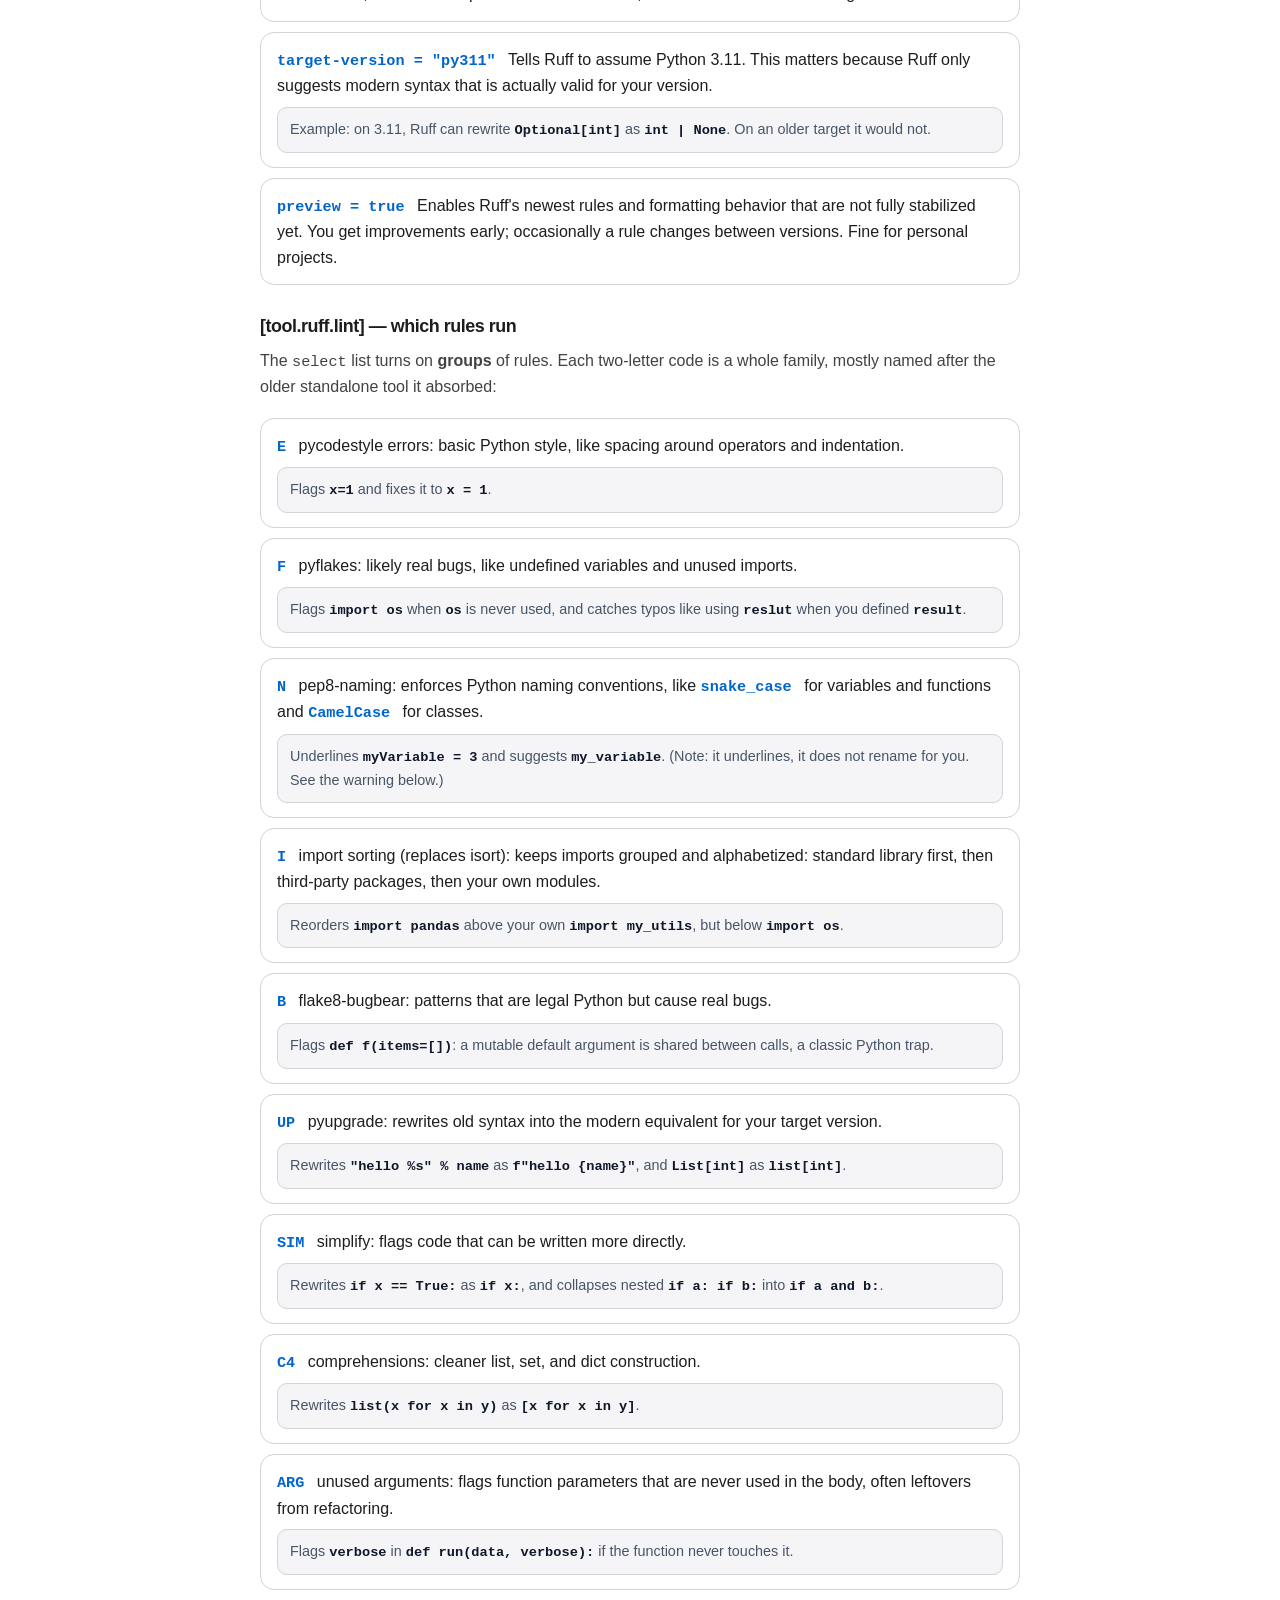
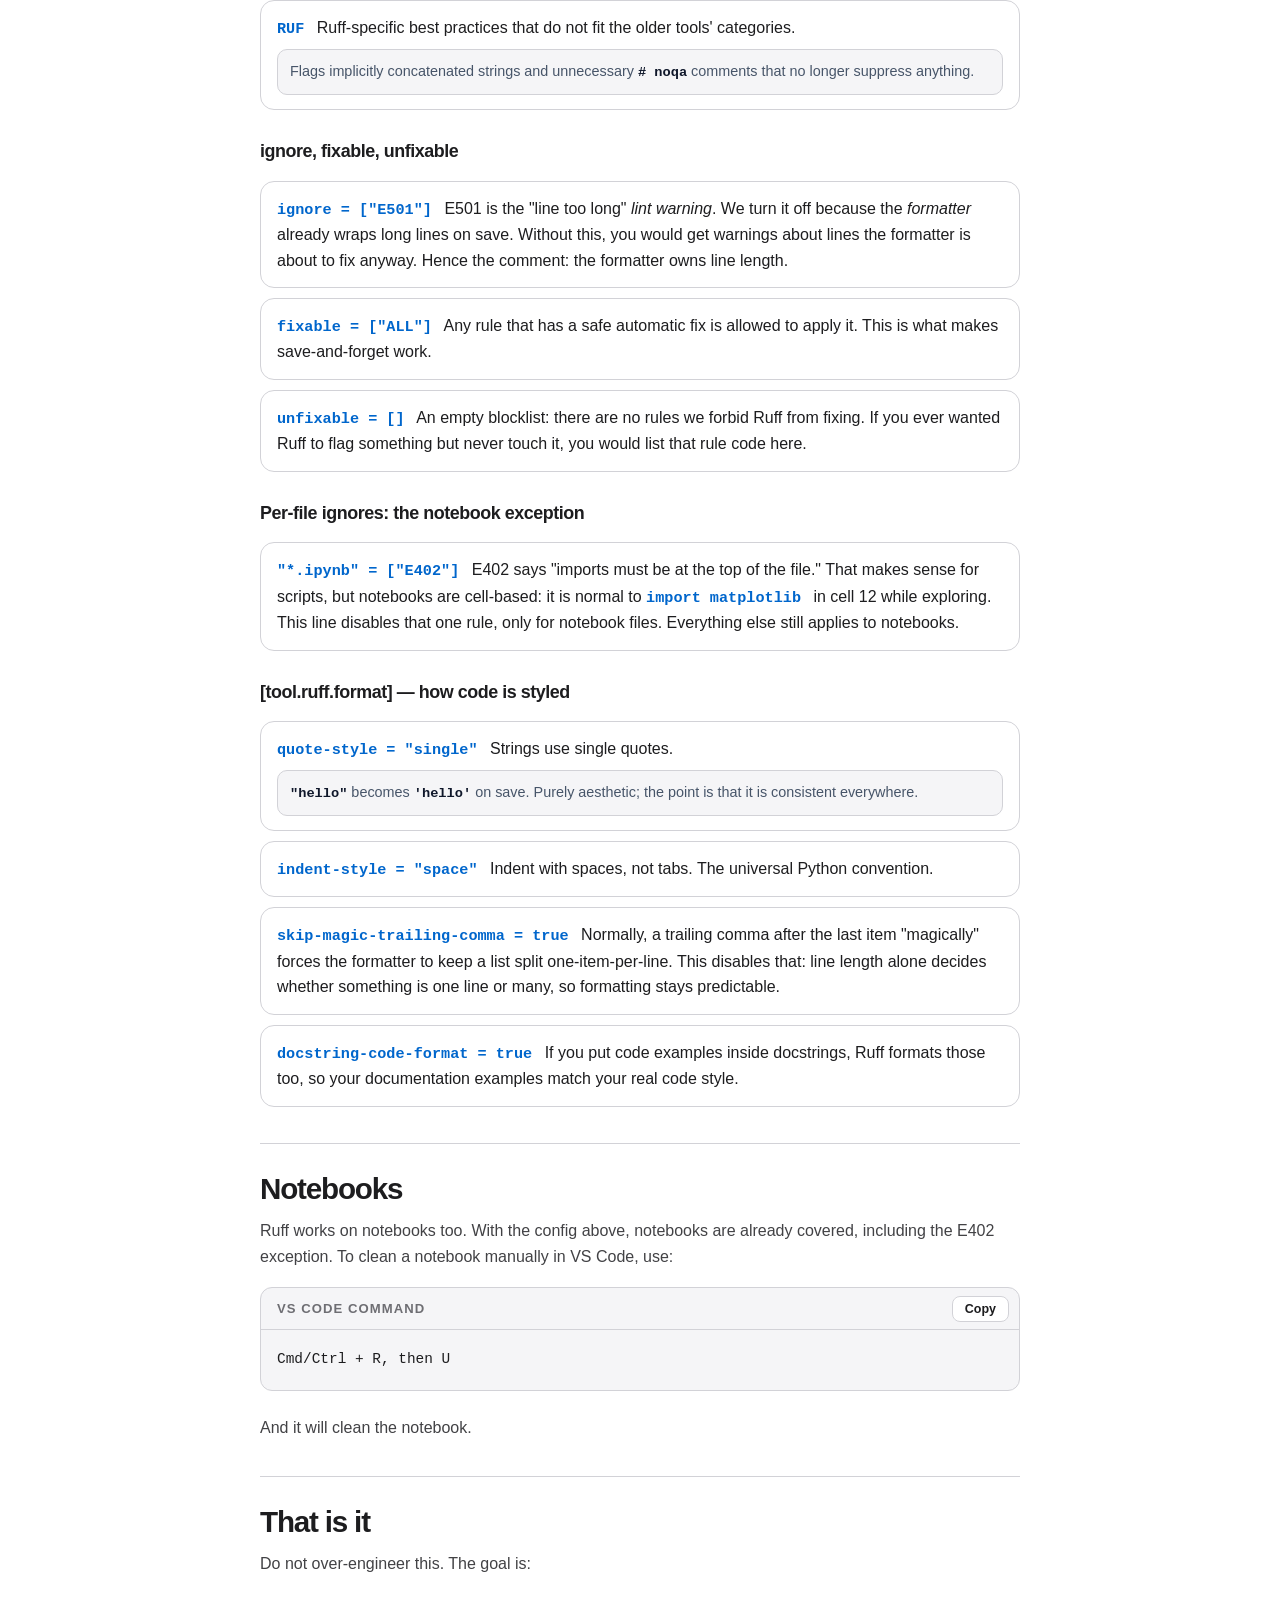
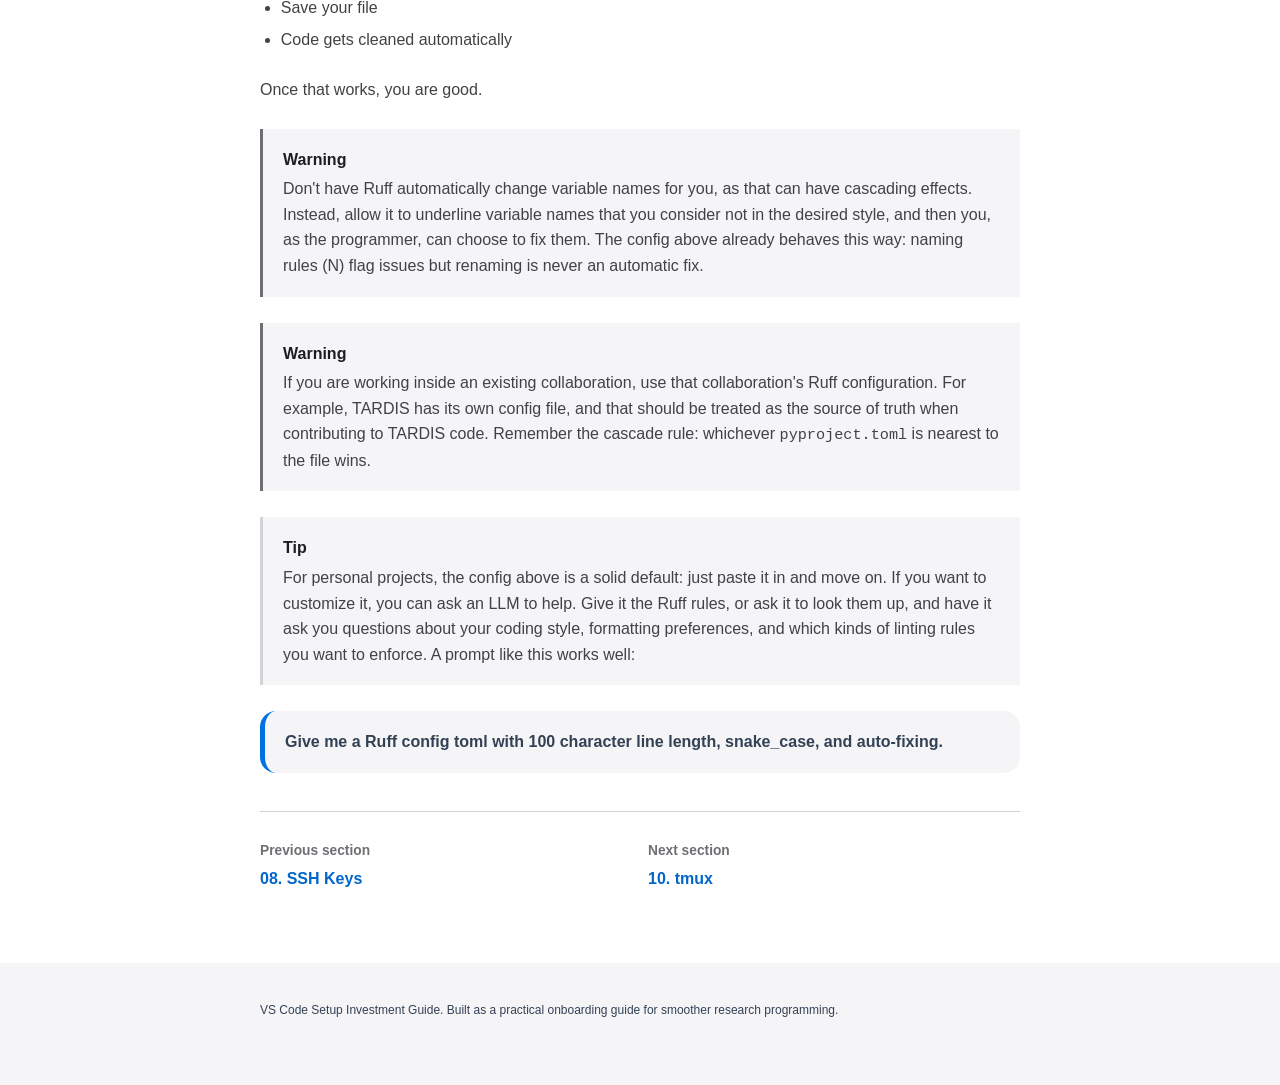
<file: sections/09-ruff.html>
<!DOCTYPE html>
<html lang="en">
<head>
  <meta charset="UTF-8" />
  <meta name="viewport" content="width=device-width, initial-scale=1.0" />
  <title>Ruff | VS Code Setup Investment Guide</title>
  <meta
    name="description"
    content="Set up Ruff in VS Code for Python linting, formatting, import organization, and cleaner code."
  />

  <style>
    :root {
      --bg: #0f172a;
      --bg-soft: #111827;
      --card: #ffffff;
      --card-soft: #f8fafc;
      --text: #0f172a;
      --muted: #64748b;
      --white: #ffffff;
      --accent: #38bdf8;
      --accent-dark: #0284c7;
      --accent-soft: #e0f2fe;
      --border: #e2e8f0;
      --tip-bg: #ecfeff;
      --tip-border: #67e8f9;
      --tip-text: #155e75;
      --warning-bg: #fff7ed;
      --warning-border: #fdba74;
      --warning-text: #9a3412;
      --code-bg: #0f172a;
      --code-text: #e2e8f0;
      --shadow: 0 20px 50px rgba(15, 23, 42, 0.14);
      --radius: 22px;
      --max-width: 980px;
    }

    * {
      box-sizing: border-box;
    }

    html {
      scroll-behavior: smooth;
    }

    body {
      margin: 0;
      font-family:
        Inter, ui-sans-serif, system-ui, -apple-system, BlinkMacSystemFont,
        "Segoe UI", sans-serif;
      background: #f8fafc;
      color: var(--text);
      line-height: 1.65;
    }

    a {
      color: inherit;
      text-decoration: none;
    }

    code {
      font-family:
        "SFMono-Regular", Consolas, "Liberation Mono", Menlo, monospace;
      font-size: 0.95em;
    }

    .page {
      min-height: 100vh;
      background:
        radial-gradient(circle at top left, rgba(56, 189, 248, 0.28), transparent 30rem),
        linear-gradient(180deg, #0f172a 0%, #111827 34%, #f8fafc 34%, #f8fafc 100%);
    }

    .container {
      width: min(100% - 32px, var(--max-width));
      margin: 0 auto;
    }

    .site-header {
      padding: 24px 0;
      color: var(--white);
    }

    .nav {
      display: flex;
      align-items: center;
      justify-content: space-between;
      gap: 24px;
    }

    .brand {
      display: flex;
      align-items: center;
      gap: 12px;
      font-weight: 800;
      letter-spacing: -0.03em;
    }

    .brand-mark {
      width: 42px;
      height: 42px;
      display: grid;
      place-items: center;
      border-radius: 14px;
      background: rgba(255, 255, 255, 0.12);
      border: 1px solid rgba(255, 255, 255, 0.22);
      color: var(--accent);
      font-weight: 900;
    }

    .nav-links {
      display: flex;
      align-items: center;
      gap: 18px;
      font-size: 0.95rem;
      color: rgba(255, 255, 255, 0.78);
    }

    .nav-links a:hover {
      color: var(--white);
    }

    .hero {
      color: var(--white);
      padding: 56px 0 72px;
    }

    .eyebrow {
      display: inline-flex;
      align-items: center;
      gap: 10px;
      padding: 8px 12px;
      margin-bottom: 20px;
      border-radius: 999px;
      color: #bae6fd;
      background: rgba(14, 165, 233, 0.12);
      border: 1px solid rgba(186, 230, 253, 0.22);
      font-size: 0.9rem;
      font-weight: 700;
    }

    .eyebrow-dot {
      width: 9px;
      height: 9px;
      border-radius: 999px;
      background: var(--accent);
      box-shadow: 0 0 18px rgba(56, 189, 248, 0.8);
    }

    h1 {
      margin: 0;
      max-width: 860px;
      font-size: clamp(2.4rem, 6vw, 4.8rem);
      line-height: 0.98;
      letter-spacing: -0.07em;
    }

    .hero p {
      max-width: 780px;
      margin: 24px 0 0;
      color: rgba(255, 255, 255, 0.76);
      font-size: clamp(1.05rem, 2vw, 1.22rem);
    }

    .hero-actions {
      display: flex;
      flex-wrap: wrap;
      gap: 14px;
      margin-top: 32px;
    }

    .button {
      display: inline-flex;
      align-items: center;
      justify-content: center;
      min-height: 48px;
      padding: 0 20px;
      border-radius: 999px;
      font-weight: 800;
      transition:
        transform 160ms ease,
        box-shadow 160ms ease,
        background 160ms ease;
    }

    .button:hover {
      transform: translateY(-2px);
    }

    .button-primary {
      background: var(--accent);
      color: #082f49;
      box-shadow: 0 14px 32px rgba(56, 189, 248, 0.28);
    }

    .button-primary:hover {
      background: #7dd3fc;
    }

    .button-secondary {
      color: var(--white);
      background: rgba(255, 255, 255, 0.08);
      border: 1px solid rgba(255, 255, 255, 0.2);
    }

    main {
      padding-bottom: 72px;
    }

    .content-panel {
      margin-top: -38px;
      position: relative;
      z-index: 5;
      background: var(--card);
      border: 1px solid var(--border);
      border-radius: var(--radius);
      box-shadow: var(--shadow);
      padding: clamp(24px, 4vw, 46px);
    }

    .section-number {
      width: 48px;
      height: 48px;
      display: grid;
      place-items: center;
      margin-bottom: 18px;
      border-radius: 16px;
      background: var(--accent-soft);
      color: var(--accent-dark);
      font-weight: 900;
    }

    h2 {
      margin: 38px 0 12px;
      font-size: clamp(1.35rem, 3vw, 1.85rem);
      line-height: 1.15;
      letter-spacing: -0.04em;
    }

    h3 {
      margin: 30px 0 10px;
      font-size: 1.12rem;
      line-height: 1.25;
      letter-spacing: -0.025em;
    }

    p {
      margin: 0 0 18px;
      color: #334155;
    }

    ul {
      margin: 0 0 24px;
      padding-left: 1.3rem;
      color: #334155;
    }

    li {
      margin: 7px 0;
    }

    blockquote {
      margin: 20px 0 26px;
      padding: 18px 20px;
      border-left: 5px solid var(--accent);
      border-radius: 16px;
      background: var(--card-soft);
      color: #334155;
      font-weight: 700;
    }

    .tip,
    .warning {
      margin: 26px 0;
      padding: 18px 20px;
      border-radius: 18px;
    }

    .tip {
      background: var(--tip-bg);
      border: 1px solid var(--tip-border);
      color: var(--tip-text);
    }

    .warning {
      background: var(--warning-bg);
      border: 1px solid var(--warning-border);
      color: var(--warning-text);
    }

    .tip strong,
    .warning strong {
      display: block;
      margin-bottom: 4px;
    }

    .tip strong {
      color: #164e63;
    }

    .warning strong {
      color: #7c2d12;
    }

    .code-block {
      position: relative;
      margin: 18px 0 24px;
      border-radius: 18px;
      overflow: hidden;
      background: var(--code-bg);
      border: 1px solid rgba(148, 163, 184, 0.28);
    }

    .code-label {
      padding: 10px 16px;
      color: #94a3b8;
      font-size: 0.82rem;
      font-weight: 800;
      text-transform: uppercase;
      letter-spacing: 0.08em;
      border-bottom: 1px solid rgba(148, 163, 184, 0.18);
    }

    pre {
      margin: 0;
      padding: 18px 16px;
      overflow-x: auto;
      color: var(--code-text);
      font-size: 0.95rem;
      line-height: 1.55;
    }

    .step {
      margin-top: 28px;
      padding: 22px;
      border: 1px solid var(--border);
      border-radius: 20px;
      background: var(--card-soft);
    }

    .step h2,
    .step h3 {
      margin-top: 0;
    }

    .screenshot {
      margin: 18px auto 4px;
      padding: 10px;
      border-radius: 18px;
      background: #ffffff;
      border: 1px solid var(--border);
      box-shadow: 0 12px 28px rgba(15, 23, 42, 0.08);
    }

    .screenshot img {
      display: block;
      width: 100%;
      max-width: 860px;
      margin: 0 auto;
      border-radius: 12px;
    }

    .goal-grid {
      display: grid;
      grid-template-columns: repeat(3, minmax(0, 1fr));
      gap: 16px;
      margin: 18px 0 28px;
    }

    .goal-card {
      padding: 20px;
      border-radius: 18px;
      border: 1px solid var(--border);
      background: var(--card-soft);
    }

    .goal-card strong {
      display: block;
      margin-bottom: 6px;
      color: var(--accent-dark);
    }

    .goal-card p {
      margin: 0;
      color: var(--muted);
      font-size: 0.95rem;
    }

    .rule-list {
      display: grid;
      gap: 10px;
      margin: 18px 0 26px;
    }

    .rule-item {
      padding: 14px 16px;
      border-radius: 14px;
      border: 1px solid var(--border);
      background: #ffffff;
    }

    .rule-item code {
      display: inline-block;
      margin-right: 8px;
      color: var(--accent-dark);
      font-weight: 800;
    }

    .rule-item .example {
      display: block;
      margin-top: 8px;
      padding: 10px 12px;
      border-radius: 10px;
      background: var(--card-soft);
      border: 1px solid var(--border);
      color: #475569;
      font-size: 0.9rem;
    }

    .rule-item .example code {
      display: inline;
      margin: 0;
      color: #0f172a;
      font-weight: 600;
    }

    .next-section {
      display: flex;
      justify-content: space-between;
      gap: 16px;
      margin-top: 38px;
      padding-top: 28px;
      border-top: 1px solid var(--border);
    }

    .next-card {
      flex: 1;
      padding: 18px 20px;
      border-radius: 18px;
      border: 1px solid var(--border);
      background: var(--card-soft);
      transition:
        transform 160ms ease,
        box-shadow 160ms ease,
        border-color 160ms ease;
    }

    .next-card:hover {
      transform: translateY(-3px);
      border-color: #bae6fd;
      box-shadow: 0 12px 28px rgba(15, 23, 42, 0.08);
    }

    .next-card span {
      display: block;
      margin-bottom: 4px;
      color: var(--muted);
      font-size: 0.86rem;
      font-weight: 700;
    }

    .next-card strong {
      color: var(--accent-dark);
      font-size: 1rem;
    }

    .footer {
      padding: 38px 0 46px;
      color: #64748b;
      text-align: center;
      font-size: 0.95rem;
    }

    @media (max-width: 700px) {
      .nav {
        align-items: flex-start;
        flex-direction: column;
      }

      .nav-links {
        flex-wrap: wrap;
      }

      .hero {
        padding-top: 42px;
      }

      .goal-grid {
        grid-template-columns: 1fr;
      }

      .next-section {
        flex-direction: column;
      }
    }

    .copy-btn {
      position: absolute;
      top: 8px;
      right: 10px;
      padding: 5px 12px;
      border: 1px solid rgba(148, 163, 184, 0.35);
      border-radius: 8px;
      background: rgba(148, 163, 184, 0.12);
      color: #94a3b8;
      font-size: 0.78rem;
      font-weight: 700;
      cursor: pointer;
      transition: background 120ms ease, color 120ms ease;
    }

    .copy-btn:hover {
      background: rgba(56, 189, 248, 0.18);
      color: #7dd3fc;
    }

    .copy-btn.copied {
      color: #34d399;
      border-color: rgba(52, 211, 153, 0.4);
    }
  </style>
  <link rel="stylesheet" href="../style.css" />
</head>

<body>
  <div class="page">
    <header class="site-header">
      <div class="container nav">
        <a href="../index.html" class="brand" aria-label="VS Code Setup Guide home">
          <span class="brand-mark">VS</span>
          <span>Setup Investment Guide</span>
        </a>

        <nav class="nav-links" aria-label="Main navigation">
          <a href="../index.html">Home</a>
          <a href="../index.html#sections">Sections</a>
          <a href="08-ssh-keys.html">Previous</a>
          <a href="10-tmux.html">Next</a>
        </nav>
      </div>
    </header>

    <section class="hero">
      <div class="container">
        <div class="eyebrow">
          <span class="eyebrow-dot"></span>
          Section 09
        </div>

        <h1>Ruff</h1>

        <p>
          Ruff keeps Python code clean automatically. It formats code, fixes
          small issues, organizes imports, and helps enforce consistent style.
          One tool, one config file, and you never think about formatting again.
        </p>

        <div class="hero-actions">
          <a class="button button-primary" href="#start">Start setup</a>
          <a class="button button-secondary" href="../index.html#sections">Back to sections</a>
        </div>
      </div>
    </section>

    <main>
      <div class="container">
        <article class="content-panel" id="start">
          <div class="section-number">09</div>

          <h2>What Ruff actually is</h2>

          <p>
            <strong>Ruff</strong> is two tools in one:
          </p>

          <ul>
            <li>
              A <strong>linter</strong>: it reads your code and flags problems,
              like unused imports, undefined variables, badly named variables,
              and bug-prone patterns.
            </li>
            <li>
              A <strong>formatter</strong>: it rewrites your code's spacing,
              quotes, and line wrapping to a consistent style, similar to Black.
            </li>
          </ul>

          <p>
            Historically, people used several separate tools for this: Black for
            formatting, Flake8 for linting, isort for import sorting, pyupgrade
            for modernizing syntax. Ruff replaces all of them in one very fast
            tool, which is why it has become the standard.
          </p>

          <figure class="screenshot">
            <img
              src="ruff/ruff1.png"
              alt="VS Code showing Ruff extension or Ruff formatting setup"
            />
          </figure>

          <p>
            Once this is set up, you really do not think about formatting
            anymore. You just write code and save.
          </p>

          <section class="step">
            <h2>Install Ruff</h2>

            <p>
              Go to Extensions in VS Code, search for <strong>Ruff</strong>, and
              install the one by Astral Software.
            </p>
          </section>

          <section class="step">
            <h2>Make it run automatically</h2>

            <p>You want Ruff to:</p>

            <div class="goal-grid">
              <div class="goal-card">
                <strong>Run on save</strong>
                <p>Every saved Python file gets checked automatically.</p>
              </div>

              <div class="goal-card">
                <strong>Fix issues</strong>
                <p>Small formatting and linting problems get cleaned up for you.</p>
              </div>

              <div class="goal-card">
                <strong>Organize imports</strong>
                <p>Imports are sorted and cleaned without manual work.</p>
              </div>
            </div>

            <p>
              That is controlled by your VS Code <code>settings.json</code>. A
              working setup looks like this:
            </p>

            <div class="code-block">
              <div class="code-label">settings.json</div>
              <pre><code>{
  "[python]": {
    "editor.defaultFormatter": "charliermarsh.ruff",
    "editor.formatOnSave": true,
    "editor.codeActionsOnSave": {
      "source.fixAll.ruff": "explicit",
      "source.organizeImports.ruff": "explicit"
    }
  }
}</code></pre>
            </div>

            <p>
              In plain terms: for Python files, use Ruff as the formatter,
              format every time you save, and while you are at it, apply safe
              fixes and organize imports.
            </p>
          </section>

          <section class="step">
            <h2>The pyproject.toml: your one config file</h2>

            <p>
              Ruff's behavior, like line length, naming style, which rules run,
              and formatting preferences, is controlled by a file called
              <code>pyproject.toml</code>.
            </p>

            <h3>Where to put it (this matters)</h3>

            <p>
              Put <code>pyproject.toml</code> at the <strong>base of your
              project directory</strong> (the top-level folder, usually where
              your Git repo starts). Ruff configuration <strong>cascades</strong>:
              when Ruff checks a file, it walks up the directory tree from that
              file until it finds the nearest <code>pyproject.toml</code>, and
              uses that.
            </p>

            <p>So with a layout like this:</p>

            <div class="code-block">
              <div class="code-label">Project layout</div>
              <pre><code>my_project/
├── pyproject.toml      &lt;-- one config here
├── analysis/
│   └── clean_data.py   &lt;-- uses it
├── notebooks/
│   └── explore.ipynb   &lt;-- uses it
└── scripts/
    └── run_all.py      &lt;-- uses it</code></pre>
            </div>

            <p>
              One file at the top governs every Python file and notebook below
              it. You do not need to copy the config into subfolders. And if a
              subfolder ever needs different rules, you can drop another config
              there and it wins for that subtree, since the nearest config takes
              priority.
            </p>
          </section>

          <section class="step">
            <h2>The full config</h2>

            <p>
              Here is the complete <code>pyproject.toml</code> Ruff section we
              recommend. Copy it, paste it into a file named
              <code>pyproject.toml</code> at the base of your project, and you
              are done. Every line is explained below.
            </p>

            <div class="code-block">
              <div class="code-label">pyproject.toml</div>
              <pre><code>[tool.ruff]
line-length = 100
target-version = "py311"
preview = true

[tool.ruff.lint]
select = [
  # Core correctness
  "E",    # pycodestyle errors
  "F",    # pyflakes

  # Naming conventions
  "N",    # pep8-naming (snake_case vars, CamelCase classes)

  # Imports
  "I",    # import sorting

  # Bug detection
  "B",    # flake8-bugbear

  # Modernization
  "UP",   # pyupgrade

  # Code quality
  "SIM",  # simplify
  "C4",   # comprehensions
  "ARG",  # unused arguments

  # Ruff-specific best practices
  "RUF",
]

# Formatter owns line length
ignore = [
  "E501",
]

# Allow Ruff to autofix aggressively
fixable = ["ALL"]
unfixable = []

# Notebook-specific behavior
[tool.ruff.lint.per-file-ignores]
# Notebooks are cell-scoped, so allow imports that appear unused
# You will control imports explicitly with an imports cell if needed
"*.ipynb" = [
  "E402",  # imports not at top of file
]

[tool.ruff.format]
quote-style = "single"
indent-style = "space"
skip-magic-trailing-comma = true
docstring-code-format = true</code></pre>
            </div>
          </section>

          <h2>Line by line: what every setting does</h2>

          <h3>[tool.ruff] — the top-level settings</h3>

          <div class="rule-list">
            <div class="rule-item">
              <code>line-length = 100</code>
              Lines longer than 100 characters get wrapped by the formatter.
              The old-school default is 79, which is cramped on modern screens;
              100 is a comfortable middle ground.
            </div>

            <div class="rule-item">
              <code>target-version = "py311"</code>
              Tells Ruff to assume Python 3.11. This matters because Ruff only
              suggests modern syntax that is actually valid for your version.
              <span class="example">
                Example: on 3.11, Ruff can rewrite <code>Optional[int]</code>
                as <code>int | None</code>. On an older target it would not.
              </span>
            </div>

            <div class="rule-item">
              <code>preview = true</code>
              Enables Ruff's newest rules and formatting behavior that are not
              fully stabilized yet. You get improvements early; occasionally a
              rule changes between versions. Fine for personal projects.
            </div>
          </div>

          <h3>[tool.ruff.lint] — which rules run</h3>

          <p>
            The <code>select</code> list turns on <strong>groups</strong> of
            rules. Each two-letter code is a whole family, mostly named after
            the older standalone tool it absorbed:
          </p>

          <div class="rule-list">
            <div class="rule-item">
              <code>E</code>
              pycodestyle errors: basic Python style, like spacing around
              operators and indentation.
              <span class="example">
                Flags <code>x=1</code> and fixes it to <code>x = 1</code>.
              </span>
            </div>

            <div class="rule-item">
              <code>F</code>
              pyflakes: likely real bugs, like undefined variables and unused
              imports.
              <span class="example">
                Flags <code>import os</code> when <code>os</code> is never
                used, and catches typos like using <code>reslut</code> when you
                defined <code>result</code>.
              </span>
            </div>

            <div class="rule-item">
              <code>N</code>
              pep8-naming: enforces Python naming conventions, like
              <code>snake_case</code> for variables and functions and
              <code>CamelCase</code> for classes.
              <span class="example">
                Underlines <code>myVariable = 3</code> and suggests
                <code>my_variable</code>. (Note: it underlines, it does not
                rename for you. See the warning below.)
              </span>
            </div>

            <div class="rule-item">
              <code>I</code>
              import sorting (replaces isort): keeps imports grouped and
              alphabetized: standard library first, then third-party packages,
              then your own modules.
              <span class="example">
                Reorders <code>import pandas</code> above your own
                <code>import my_utils</code>, but below <code>import os</code>.
              </span>
            </div>

            <div class="rule-item">
              <code>B</code>
              flake8-bugbear: patterns that are legal Python but cause real
              bugs.
              <span class="example">
                Flags <code>def f(items=[])</code>: a mutable default argument
                is shared between calls, a classic Python trap.
              </span>
            </div>

            <div class="rule-item">
              <code>UP</code>
              pyupgrade: rewrites old syntax into the modern equivalent for
              your target version.
              <span class="example">
                Rewrites <code>"hello %s" % name</code> as
                <code>f"hello {name}"</code>, and <code>List[int]</code> as
                <code>list[int]</code>.
              </span>
            </div>

            <div class="rule-item">
              <code>SIM</code>
              simplify: flags code that can be written more directly.
              <span class="example">
                Rewrites <code>if x == True:</code> as <code>if x:</code>, and
                collapses nested <code>if a: if b:</code> into
                <code>if a and b:</code>.
              </span>
            </div>

            <div class="rule-item">
              <code>C4</code>
              comprehensions: cleaner list, set, and dict construction.
              <span class="example">
                Rewrites <code>list(x for x in y)</code> as
                <code>[x for x in y]</code>.
              </span>
            </div>

            <div class="rule-item">
              <code>ARG</code>
              unused arguments: flags function parameters that are never used
              in the body, often leftovers from refactoring.
              <span class="example">
                Flags <code>verbose</code> in <code>def run(data,
                verbose):</code> if the function never touches it.
              </span>
            </div>

            <div class="rule-item">
              <code>RUF</code>
              Ruff-specific best practices that do not fit the older tools'
              categories.
              <span class="example">
                Flags implicitly concatenated strings and unnecessary
                <code># noqa</code> comments that no longer suppress anything.
              </span>
            </div>
          </div>

          <h3>ignore, fixable, unfixable</h3>

          <div class="rule-list">
            <div class="rule-item">
              <code>ignore = ["E501"]</code>
              E501 is the "line too long" <em>lint warning</em>. We turn it off
              because the <em>formatter</em> already wraps long lines on save.
              Without this, you would get warnings about lines the formatter is
              about to fix anyway. Hence the comment: the formatter owns line
              length.
            </div>

            <div class="rule-item">
              <code>fixable = ["ALL"]</code>
              Any rule that has a safe automatic fix is allowed to apply it.
              This is what makes save-and-forget work.
            </div>

            <div class="rule-item">
              <code>unfixable = []</code>
              An empty blocklist: there are no rules we forbid Ruff from
              fixing. If you ever wanted Ruff to flag something but never touch
              it, you would list that rule code here.
            </div>
          </div>

          <h3>Per-file ignores: the notebook exception</h3>

          <div class="rule-list">
            <div class="rule-item">
              <code>"*.ipynb" = ["E402"]</code>
              E402 says "imports must be at the top of the file." That makes
              sense for scripts, but notebooks are cell-based: it is normal to
              <code>import matplotlib</code> in cell 12 while exploring. This
              line disables that one rule, only for notebook files. Everything
              else still applies to notebooks.
            </div>
          </div>

          <h3>[tool.ruff.format] — how code is styled</h3>

          <div class="rule-list">
            <div class="rule-item">
              <code>quote-style = "single"</code>
              Strings use single quotes.
              <span class="example">
                <code>"hello"</code> becomes <code>'hello'</code> on save.
                Purely aesthetic; the point is that it is consistent everywhere.
              </span>
            </div>

            <div class="rule-item">
              <code>indent-style = "space"</code>
              Indent with spaces, not tabs. The universal Python convention.
            </div>

            <div class="rule-item">
              <code>skip-magic-trailing-comma = true</code>
              Normally, a trailing comma after the last item "magically" forces
              the formatter to keep a list split one-item-per-line. This
              disables that: line length alone decides whether something is one
              line or many, so formatting stays predictable.
            </div>

            <div class="rule-item">
              <code>docstring-code-format = true</code>
              If you put code examples inside docstrings, Ruff formats those
              too, so your documentation examples match your real code style.
            </div>
          </div>

          <section class="step">
            <h2>Notebooks</h2>

            <p>
              Ruff works on notebooks too. With the config above, notebooks are
              already covered, including the E402 exception. To clean a notebook
              manually in VS Code, use:
            </p>

            <div class="code-block">
              <div class="code-label">VS Code command</div>
              <pre><code>Cmd/Ctrl + R, then U</code></pre>
            </div>

            <p>And it will clean the notebook.</p>
          </section>

          <section class="step">
            <h2>That is it</h2>

            <p>Do not over-engineer this. The goal is:</p>

            <ul>
              <li>Save your file</li>
              <li>Code gets cleaned automatically</li>
            </ul>

            <p>Once that works, you are good.</p>

            <div class="warning">
              <strong>Warning</strong>
              Don't have Ruff automatically change variable names for you, as
              that can have cascading effects. Instead, allow it to underline
              variable names that you consider not in the desired style, and
              then you, as the programmer, can choose to fix them. The config
              above already behaves this way: naming rules (N) flag issues but
              renaming is never an automatic fix.
            </div>
          </section>

          <div class="warning">
            <strong>Warning</strong>
            If you are working inside an existing collaboration, use that
            collaboration's Ruff configuration. For example, TARDIS has its own
            config file, and that should be treated as the source of truth when
            contributing to TARDIS code. Remember the cascade rule: whichever
            <code>pyproject.toml</code> is nearest to the file wins.
          </div>

          <div class="tip">
            <strong>Tip</strong>
            For personal projects, the config above is a solid default: just
            paste it in and move on. If you want to customize it, you can ask an
            LLM to help. Give it the Ruff rules, or ask it to look them up, and
            have it ask you questions about your coding style, formatting
            preferences, and which kinds of linting rules you want to enforce.
            A prompt like this works well:
          </div>

          <blockquote>
            Give me a Ruff config toml with 100 character line length,
            snake_case, and auto-fixing.
          </blockquote>

          <div class="next-section">
            <a class="next-card" href="08-ssh-keys.html">
              <span>Previous section</span>
              <strong>08. SSH Keys</strong>
            </a>

            <a class="next-card" href="10-tmux.html">
              <span>Next section</span>
              <strong>10. tmux</strong>
            </a>
          </div>
        </article>
      </div>
    </main>

    <footer class="footer">
      <div class="container">
        <p>
          VS Code Setup Investment Guide. Built as a practical onboarding guide
          for smoother research programming.
        </p>
      </div>
    </footer>
  </div>

  <script>
    document.querySelectorAll(".code-block").forEach((block) => {
      const btn = document.createElement("button");
      btn.className = "copy-btn";
      btn.textContent = "Copy";
      btn.addEventListener("click", () => {
        const code = block.querySelector("pre").innerText;
        navigator.clipboard.writeText(code).then(() => {
          btn.textContent = "Copied!";
          btn.classList.add("copied");
          setTimeout(() => {
            btn.textContent = "Copy";
            btn.classList.remove("copied");
          }, 1600);
        });
      });
      block.appendChild(btn);
    });
  </script>
</body>
</html>
</file>
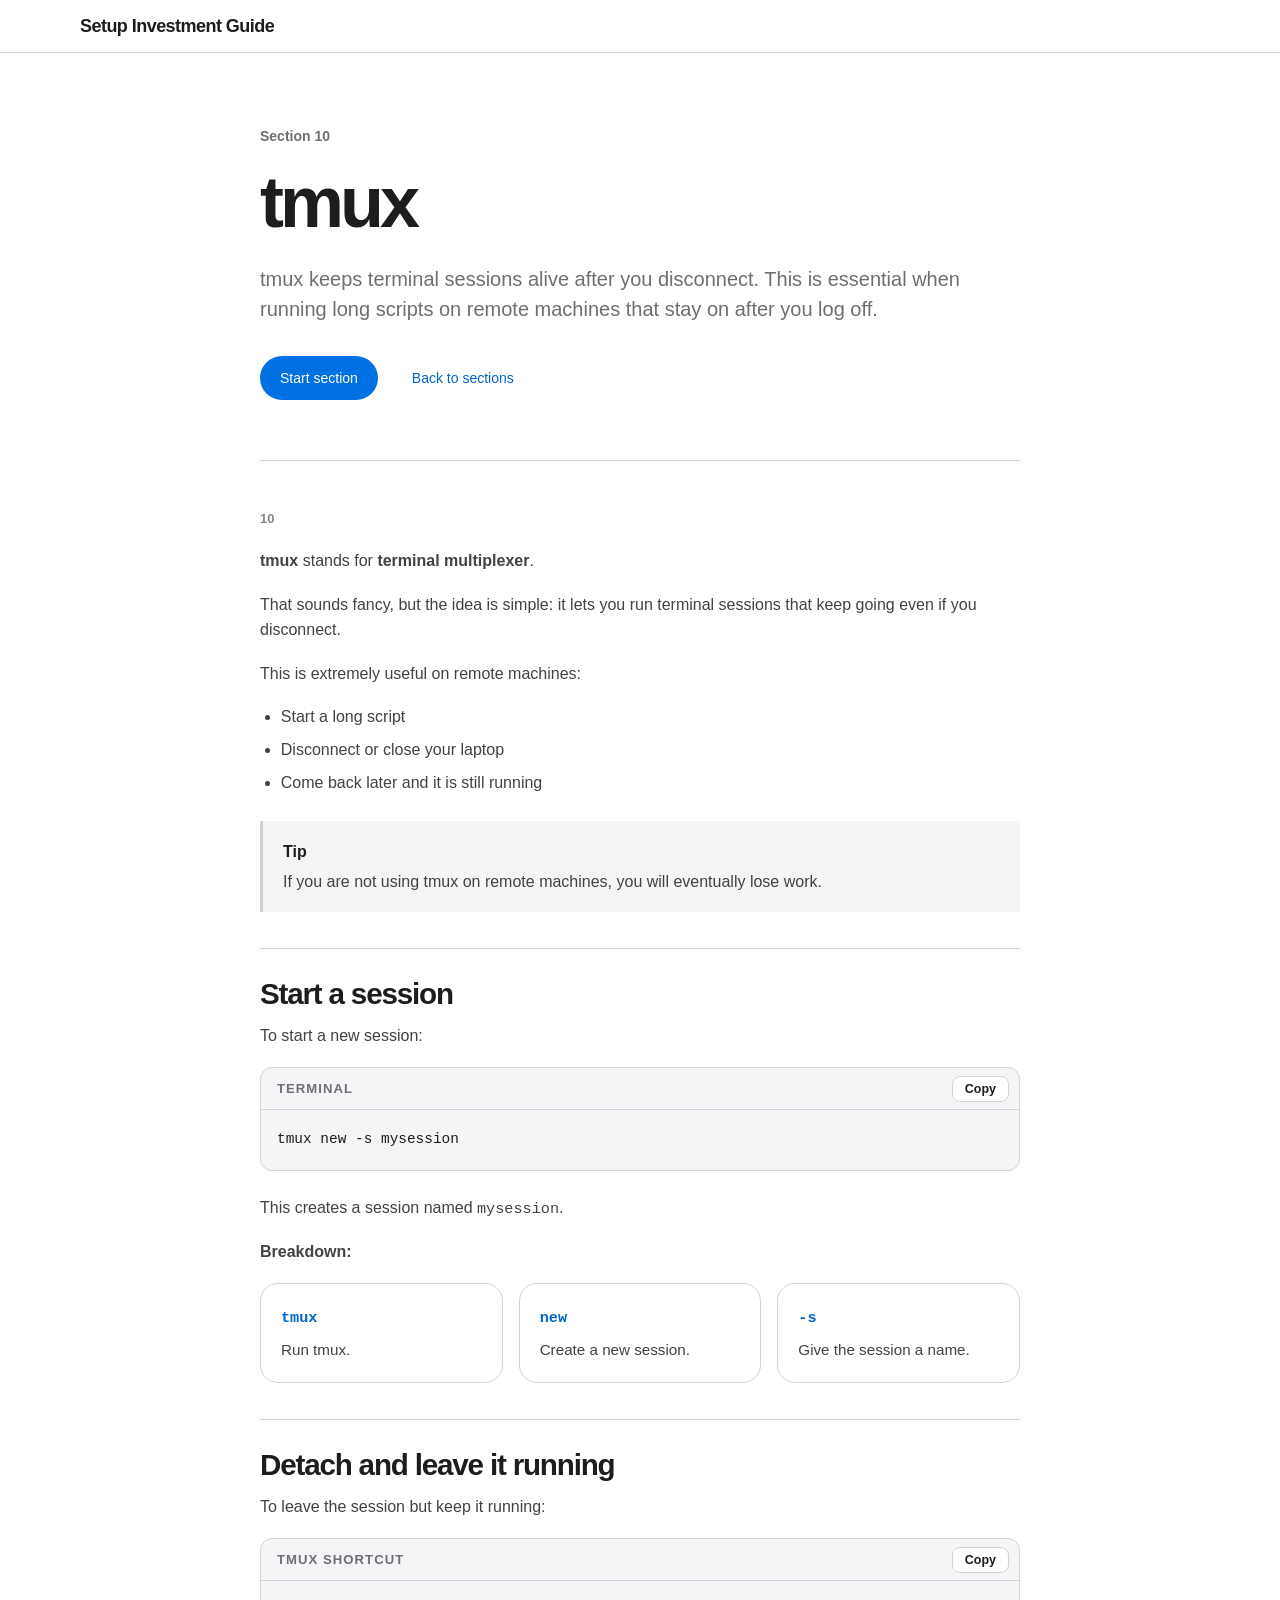
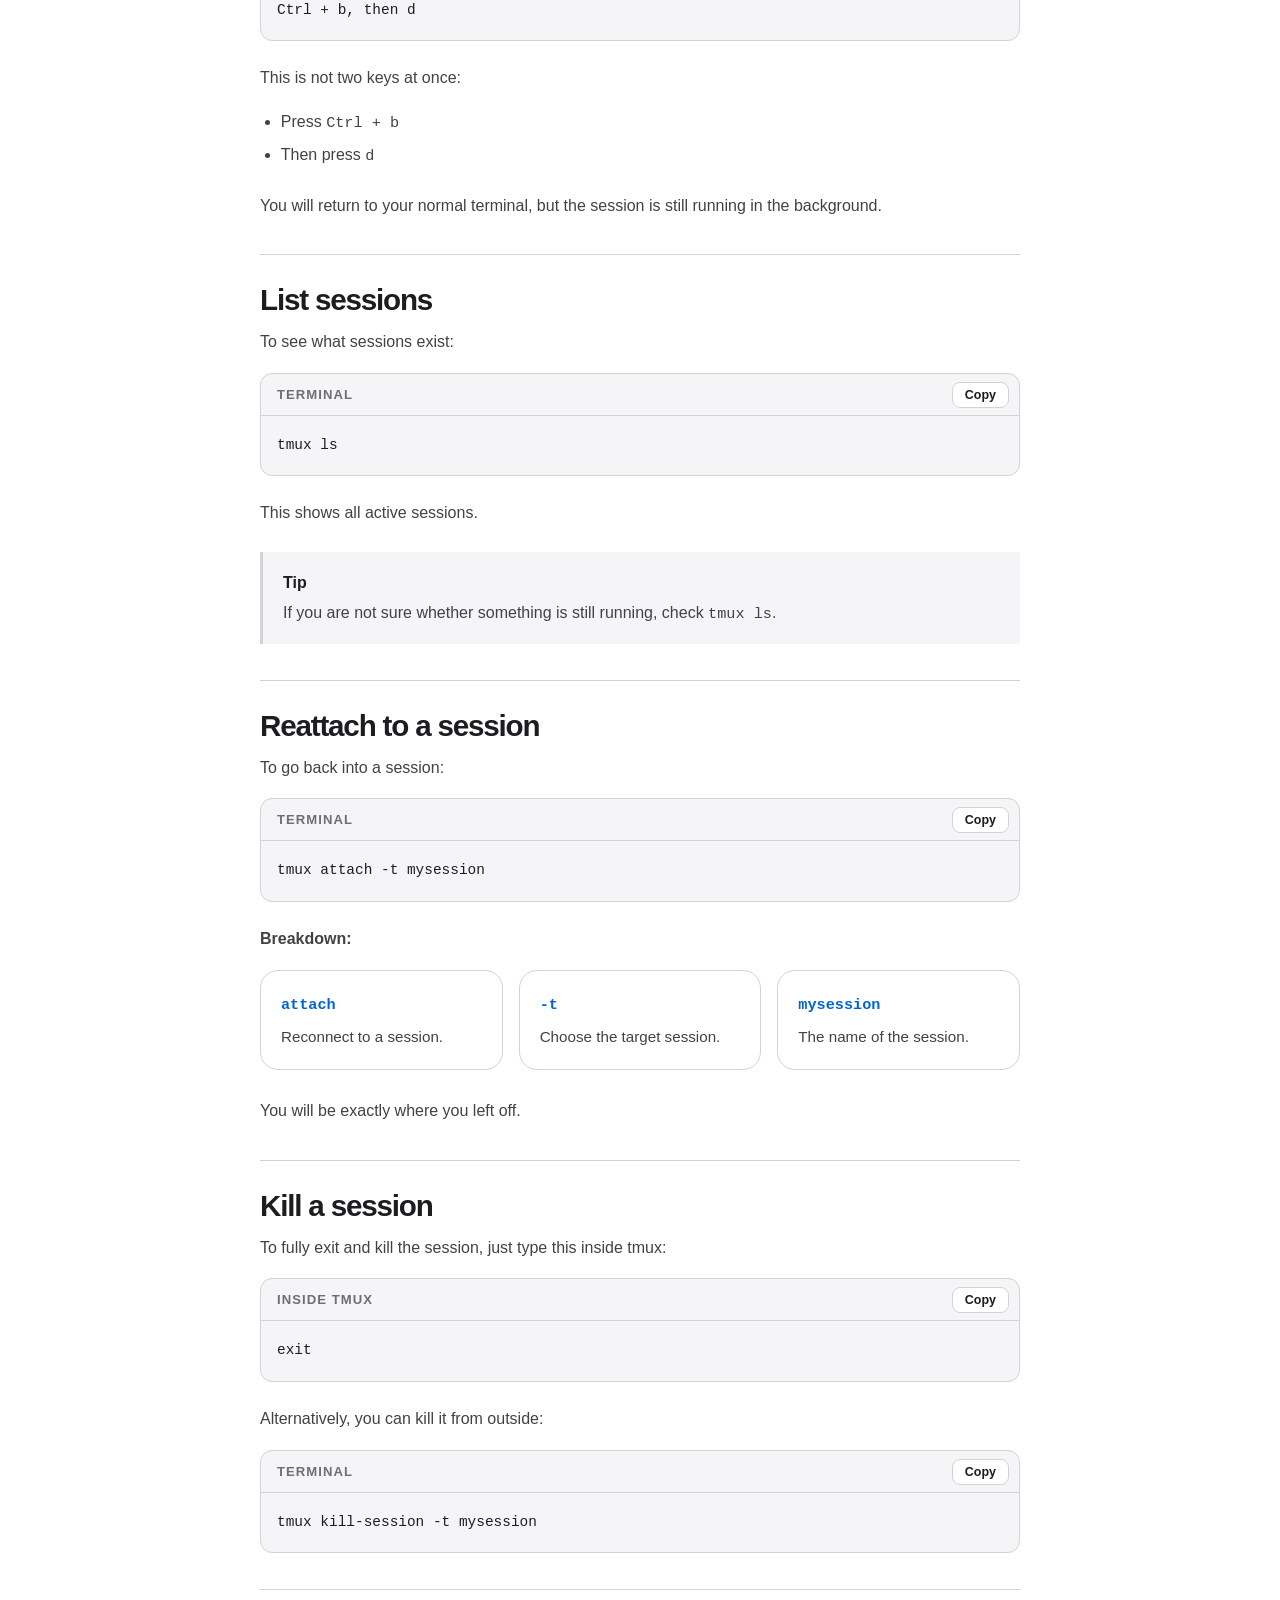
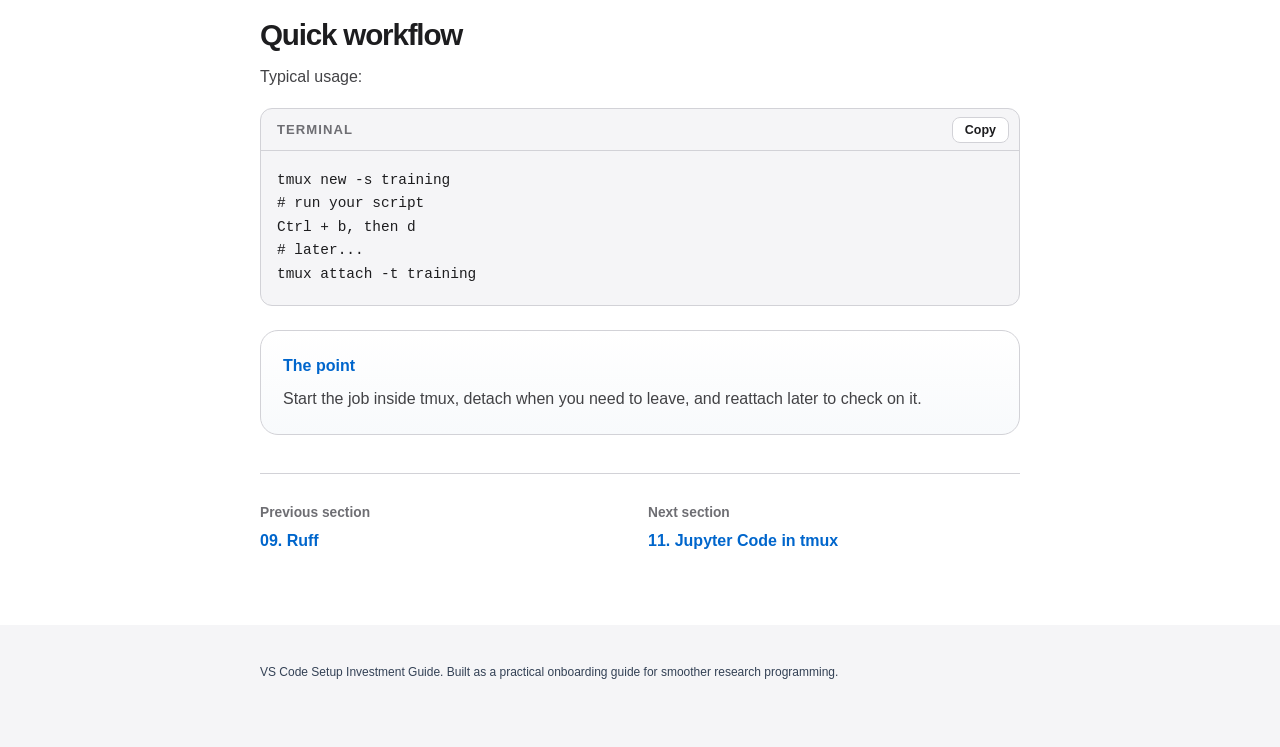
<file: sections/10-tmux.html>
<!DOCTYPE html>
<html lang="en">
<head>
  <meta charset="UTF-8" />
  <meta name="viewport" content="width=device-width, initial-scale=1.0" />
  <title>tmux | VS Code Setup Investment Guide</title>
  <meta
    name="description"
    content="Use tmux to keep terminal sessions and long-running jobs alive after disconnecting from a remote machine."
  />

  <style>
    :root {
      --bg: #0f172a;
      --bg-soft: #111827;
      --card: #ffffff;
      --card-soft: #f8fafc;
      --text: #0f172a;
      --muted: #64748b;
      --white: #ffffff;
      --accent: #38bdf8;
      --accent-dark: #0284c7;
      --accent-soft: #e0f2fe;
      --border: #e2e8f0;
      --tip-bg: #ecfeff;
      --tip-border: #67e8f9;
      --tip-text: #155e75;
      --code-bg: #0f172a;
      --code-text: #e2e8f0;
      --shadow: 0 20px 50px rgba(15, 23, 42, 0.14);
      --radius: 22px;
      --max-width: 980px;
    }

    * {
      box-sizing: border-box;
    }

    html {
      scroll-behavior: smooth;
    }

    body {
      margin: 0;
      font-family:
        Inter, ui-sans-serif, system-ui, -apple-system, BlinkMacSystemFont,
        "Segoe UI", sans-serif;
      background: #f8fafc;
      color: var(--text);
      line-height: 1.65;
    }

    a {
      color: inherit;
      text-decoration: none;
    }

    code {
      font-family:
        "SFMono-Regular", Consolas, "Liberation Mono", Menlo, monospace;
      font-size: 0.95em;
    }

    .page {
      min-height: 100vh;
      background:
        radial-gradient(circle at top left, rgba(56, 189, 248, 0.28), transparent 30rem),
        linear-gradient(180deg, #0f172a 0%, #111827 34%, #f8fafc 34%, #f8fafc 100%);
    }

    .container {
      width: min(100% - 32px, var(--max-width));
      margin: 0 auto;
    }

    .site-header {
      padding: 24px 0;
      color: var(--white);
    }

    .nav {
      display: flex;
      align-items: center;
      justify-content: space-between;
      gap: 24px;
    }

    .brand {
      display: flex;
      align-items: center;
      gap: 12px;
      font-weight: 800;
      letter-spacing: -0.03em;
    }

    .brand-mark {
      width: 42px;
      height: 42px;
      display: grid;
      place-items: center;
      border-radius: 14px;
      background: rgba(255, 255, 255, 0.12);
      border: 1px solid rgba(255, 255, 255, 0.22);
      color: var(--accent);
      font-weight: 900;
    }

    .nav-links {
      display: flex;
      align-items: center;
      gap: 18px;
      font-size: 0.95rem;
      color: rgba(255, 255, 255, 0.78);
    }

    .nav-links a:hover {
      color: var(--white);
    }

    .hero {
      color: var(--white);
      padding: 56px 0 72px;
    }

    .eyebrow {
      display: inline-flex;
      align-items: center;
      gap: 10px;
      padding: 8px 12px;
      margin-bottom: 20px;
      border-radius: 999px;
      color: #bae6fd;
      background: rgba(14, 165, 233, 0.12);
      border: 1px solid rgba(186, 230, 253, 0.22);
      font-size: 0.9rem;
      font-weight: 700;
    }

    .eyebrow-dot {
      width: 9px;
      height: 9px;
      border-radius: 999px;
      background: var(--accent);
      box-shadow: 0 0 18px rgba(56, 189, 248, 0.8);
    }

    h1 {
      margin: 0;
      max-width: 860px;
      font-size: clamp(2.4rem, 6vw, 4.8rem);
      line-height: 0.98;
      letter-spacing: -0.07em;
    }

    .hero p {
      max-width: 780px;
      margin: 24px 0 0;
      color: rgba(255, 255, 255, 0.76);
      font-size: clamp(1.05rem, 2vw, 1.22rem);
    }

    .hero-actions {
      display: flex;
      flex-wrap: wrap;
      gap: 14px;
      margin-top: 32px;
    }

    .button {
      display: inline-flex;
      align-items: center;
      justify-content: center;
      min-height: 48px;
      padding: 0 20px;
      border-radius: 999px;
      font-weight: 800;
      transition:
        transform 160ms ease,
        box-shadow 160ms ease,
        background 160ms ease;
    }

    .button:hover {
      transform: translateY(-2px);
    }

    .button-primary {
      background: var(--accent);
      color: #082f49;
      box-shadow: 0 14px 32px rgba(56, 189, 248, 0.28);
    }

    .button-primary:hover {
      background: #7dd3fc;
    }

    .button-secondary {
      color: var(--white);
      background: rgba(255, 255, 255, 0.08);
      border: 1px solid rgba(255, 255, 255, 0.2);
    }

    main {
      padding-bottom: 72px;
    }

    .content-panel {
      margin-top: -38px;
      position: relative;
      z-index: 5;
      background: var(--card);
      border: 1px solid var(--border);
      border-radius: var(--radius);
      box-shadow: var(--shadow);
      padding: clamp(24px, 4vw, 46px);
    }

    .section-number {
      width: 48px;
      height: 48px;
      display: grid;
      place-items: center;
      margin-bottom: 18px;
      border-radius: 16px;
      background: var(--accent-soft);
      color: var(--accent-dark);
      font-weight: 900;
    }

    h2 {
      margin: 38px 0 12px;
      font-size: clamp(1.35rem, 3vw, 1.85rem);
      line-height: 1.15;
      letter-spacing: -0.04em;
    }

    p {
      margin: 0 0 18px;
      color: #334155;
    }

    ul {
      margin: 0 0 24px;
      padding-left: 1.3rem;
      color: #334155;
    }

    li {
      margin: 7px 0;
    }

    .tip {
      margin: 26px 0;
      padding: 18px 20px;
      border-radius: 18px;
      background: var(--tip-bg);
      border: 1px solid var(--tip-border);
      color: var(--tip-text);
    }

    .tip strong {
      display: block;
      margin-bottom: 4px;
      color: #164e63;
    }

    .step {
      margin-top: 28px;
      padding: 22px;
      border: 1px solid var(--border);
      border-radius: 20px;
      background: var(--card-soft);
    }

    .step h2 {
      margin-top: 0;
    }

    .code-block {
      position: relative;
      margin: 18px 0 24px;
      border-radius: 18px;
      overflow: hidden;
      background: var(--code-bg);
      border: 1px solid rgba(148, 163, 184, 0.28);
    }

    .code-label {
      padding: 10px 16px;
      color: #94a3b8;
      font-size: 0.82rem;
      font-weight: 800;
      text-transform: uppercase;
      letter-spacing: 0.08em;
      border-bottom: 1px solid rgba(148, 163, 184, 0.18);
    }

    pre {
      margin: 0;
      padding: 18px 16px;
      overflow-x: auto;
      color: var(--code-text);
      font-size: 0.95rem;
      line-height: 1.55;
    }

    .breakdown-grid {
      display: grid;
      grid-template-columns: repeat(3, minmax(0, 1fr));
      gap: 16px;
      margin: 18px 0 28px;
    }

    .breakdown-card {
      padding: 20px;
      border-radius: 18px;
      border: 1px solid var(--border);
      background: #ffffff;
    }

    .breakdown-card code {
      display: inline-block;
      margin-bottom: 8px;
      color: var(--accent-dark);
      font-weight: 900;
    }

    .breakdown-card p {
      margin: 0;
      color: var(--muted);
      font-size: 0.95rem;
    }

    .workflow-card {
      margin-top: 24px;
      padding: 22px;
      border-radius: 18px;
      border: 1px solid var(--border);
      background: linear-gradient(180deg, #ffffff 0%, #f8fafc 100%);
    }

    .workflow-card strong {
      display: block;
      margin-bottom: 8px;
      color: var(--accent-dark);
    }

    .workflow-card p {
      margin: 0;
      color: var(--muted);
    }

    .next-section {
      display: flex;
      justify-content: space-between;
      gap: 16px;
      margin-top: 38px;
      padding-top: 28px;
      border-top: 1px solid var(--border);
    }

    .next-card {
      flex: 1;
      padding: 18px 20px;
      border-radius: 18px;
      border: 1px solid var(--border);
      background: var(--card-soft);
      transition:
        transform 160ms ease,
        box-shadow 160ms ease,
        border-color 160ms ease;
    }

    .next-card:hover {
      transform: translateY(-3px);
      border-color: #bae6fd;
      box-shadow: 0 12px 28px rgba(15, 23, 42, 0.08);
    }

    .next-card span {
      display: block;
      margin-bottom: 4px;
      color: var(--muted);
      font-size: 0.86rem;
      font-weight: 700;
    }

    .next-card strong {
      color: var(--accent-dark);
      font-size: 1rem;
    }

    .footer {
      padding: 38px 0 46px;
      color: #64748b;
      text-align: center;
      font-size: 0.95rem;
    }

    @media (max-width: 700px) {
      .nav {
        align-items: flex-start;
        flex-direction: column;
      }

      .nav-links {
        flex-wrap: wrap;
      }

      .hero {
        padding-top: 42px;
      }

      .breakdown-grid {
        grid-template-columns: 1fr;
      }

      .next-section {
        flex-direction: column;
      }
    }
.copy-btn {
  position: absolute;
  top: 8px;
  right: 10px;
  padding: 5px 12px;
  border: 1px solid rgba(148, 163, 184, 0.35);
  border-radius: 8px;
  background: rgba(148, 163, 184, 0.12);
  color: #94a3b8;
  font-size: 0.78rem;
  font-weight: 700;
  cursor: pointer;
  transition: background 120ms ease, color 120ms ease;
}

.copy-btn:hover {
  background: rgba(56, 189, 248, 0.18);
  color: #7dd3fc;
}

.copy-btn.copied {
  color: #34d399;
  border-color: rgba(52, 211, 153, 0.4);
}
  </style>
  <link rel="stylesheet" href="../style.css" />
</head>

<body>
  <div class="page">
    <header class="site-header">
      <div class="container nav">
        <a href="../index.html" class="brand" aria-label="VS Code Setup Guide home">
          <span class="brand-mark">VS</span>
          <span>Setup Investment Guide</span>
        </a>

        <nav class="nav-links" aria-label="Main navigation">
          <a href="../index.html">Home</a>
          <a href="../index.html#sections">Sections</a>
          <a href="09-ruff.html">Previous</a>
          <a href="11-jupyter-tmux.html">Next</a>
        </nav>
      </div>
    </header>

    <section class="hero">
      <div class="container">
        <div class="eyebrow">
          <span class="eyebrow-dot"></span>
          Section 10
        </div>

        <h1>tmux</h1>

        <p>
          tmux keeps terminal sessions alive after you disconnect. This is
          essential when running long scripts on remote machines that stay on after you log off.
        </p>

        <div class="hero-actions">
          <a class="button button-primary" href="#start">Start section</a>
          <a class="button button-secondary" href="../index.html#sections">Back to sections</a>
        </div>
      </div>
    </section>

    <main>
      <div class="container">
        <article class="content-panel" id="start">
          <div class="section-number">10</div>

          <p>
            <strong>tmux</strong> stands for <strong>terminal multiplexer</strong>.
          </p>

          <p>
            That sounds fancy, but the idea is simple: it lets you run terminal
            sessions that keep going even if you disconnect.
          </p>

          <p>
            This is extremely useful on remote machines:
          </p>

          <ul>
            <li>Start a long script</li>
            <li>Disconnect or close your laptop</li>
            <li>Come back later and it is still running</li>
          </ul>

          <div class="tip">
            <strong>Tip</strong>
            If you are not using tmux on remote machines, you will eventually
            lose work.
          </div>

          <section class="step">
            <h2>Start a session</h2>

            <p>To start a new session:</p>

            <div class="code-block">
              <div class="code-label">Terminal</div>
              <pre><code>tmux new -s mysession</code></pre>
            </div>

            <p>
              This creates a session named <code>mysession</code>.
            </p>

            <p><strong>Breakdown:</strong></p>

            <div class="breakdown-grid">
              <div class="breakdown-card">
                <code>tmux</code>
                <p>Run tmux.</p>
              </div>

              <div class="breakdown-card">
                <code>new</code>
                <p>Create a new session.</p>
              </div>

              <div class="breakdown-card">
                <code>-s</code>
                <p>Give the session a name.</p>
              </div>
            </div>
          </section>

          <section class="step">
            <h2>Detach and leave it running</h2>

            <p>
              To leave the session but keep it running:
            </p>

            <div class="code-block">
              <div class="code-label">tmux shortcut</div>
              <pre><code>Ctrl + b, then d</code></pre>
            </div>

            <p>
              This is not two keys at once:
            </p>

            <ul>
              <li>Press <code>Ctrl + b</code></li>
              <li>Then press <code>d</code></li>
            </ul>

            <p>
              You will return to your normal terminal, but the session is still
              running in the background.
            </p>
          </section>

          <section class="step">
            <h2>List sessions</h2>

            <p>To see what sessions exist:</p>

            <div class="code-block">
              <div class="code-label">Terminal</div>
              <pre><code>tmux ls</code></pre>
            </div>

            <p>
              This shows all active sessions.
            </p>

            <div class="tip">
              <strong>Tip</strong>
              If you are not sure whether something is still running, check
              <code>tmux ls</code>.
            </div>
          </section>

          <section class="step">
            <h2>Reattach to a session</h2>

            <p>To go back into a session:</p>

            <div class="code-block">
              <div class="code-label">Terminal</div>
              <pre><code>tmux attach -t mysession</code></pre>
            </div>

            <p><strong>Breakdown:</strong></p>

            <div class="breakdown-grid">
              <div class="breakdown-card">
                <code>attach</code>
                <p>Reconnect to a session.</p>
              </div>

              <div class="breakdown-card">
                <code>-t</code>
                <p>Choose the target session.</p>
              </div>

              <div class="breakdown-card">
                <code>mysession</code>
                <p>The name of the session.</p>
              </div>
            </div>

            <p>
              You will be exactly where you left off.
            </p>
          </section>

          <section class="step">
            <h2>Kill a session</h2>

            <p>
              To fully exit and kill the session, just type this inside tmux:
            </p>

            <div class="code-block">
              <div class="code-label">Inside tmux</div>
              <pre><code>exit</code></pre>
            </div>

            <p>
              Alternatively, you can kill it from outside:
            </p>

            <div class="code-block">
              <div class="code-label">Terminal</div>
              <pre><code>tmux kill-session -t mysession</code></pre>
            </div>
          </section>

          <section class="step">
            <h2>Quick workflow</h2>

            <p>Typical usage:</p>

            <div class="code-block">
              <div class="code-label">Terminal</div>
              <pre><code>tmux new -s training
# run your script
Ctrl + b, then d
# later...
tmux attach -t training</code></pre>
            </div>

            <div class="workflow-card">
              <strong>The point</strong>
              <p>
                Start the job inside tmux, detach when you need to leave, and
                reattach later to check on it.
              </p>
            </div>
          </section>

          <div class="next-section">
            <a class="next-card" href="09-ruff.html">
              <span>Previous section</span>
              <strong>09. Ruff</strong>
            </a>

            <a class="next-card" href="11-jupyter-tmux.html">
              <span>Next section</span>
              <strong>11. Jupyter Code in tmux</strong>
            </a>
          </div>
        </article>
      </div>
    </main>

    <footer class="footer">
      <div class="container">
        <p>
          VS Code Setup Investment Guide. Built as a practical onboarding guide
          for smoother research programming.
        </p>
      </div>
    </footer>
  </div>
<script>
  document.querySelectorAll(".code-block").forEach((block) => {
    const btn = document.createElement("button");
    btn.className = "copy-btn";
    btn.textContent = "Copy";
    btn.addEventListener("click", () => {
      const code = block.querySelector("pre").innerText;
      navigator.clipboard.writeText(code).then(() => {
        btn.textContent = "Copied!";
        btn.classList.add("copied");
        setTimeout(() => {
          btn.textContent = "Copy";
          btn.classList.remove("copied");
        }, 1600);
      });
    });
    block.appendChild(btn);
  });
</script>
</body>
</html>
</file>
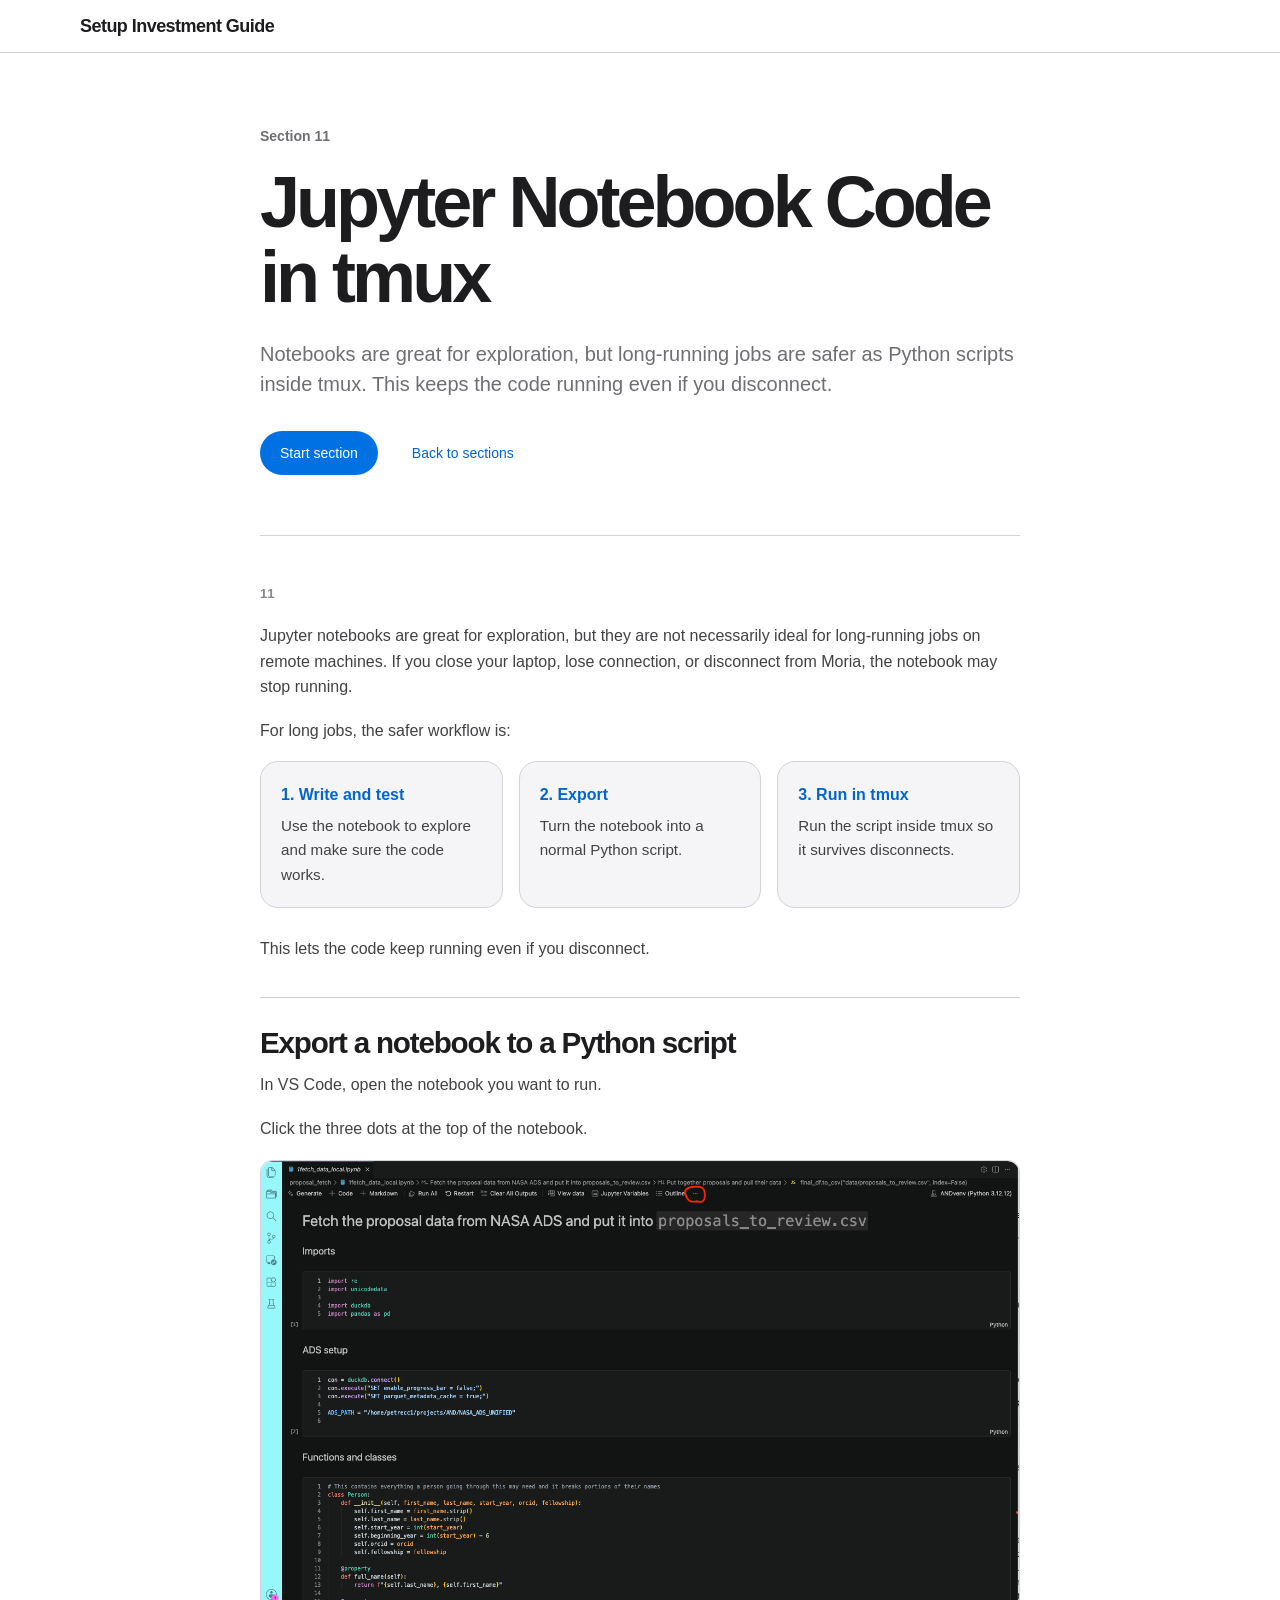
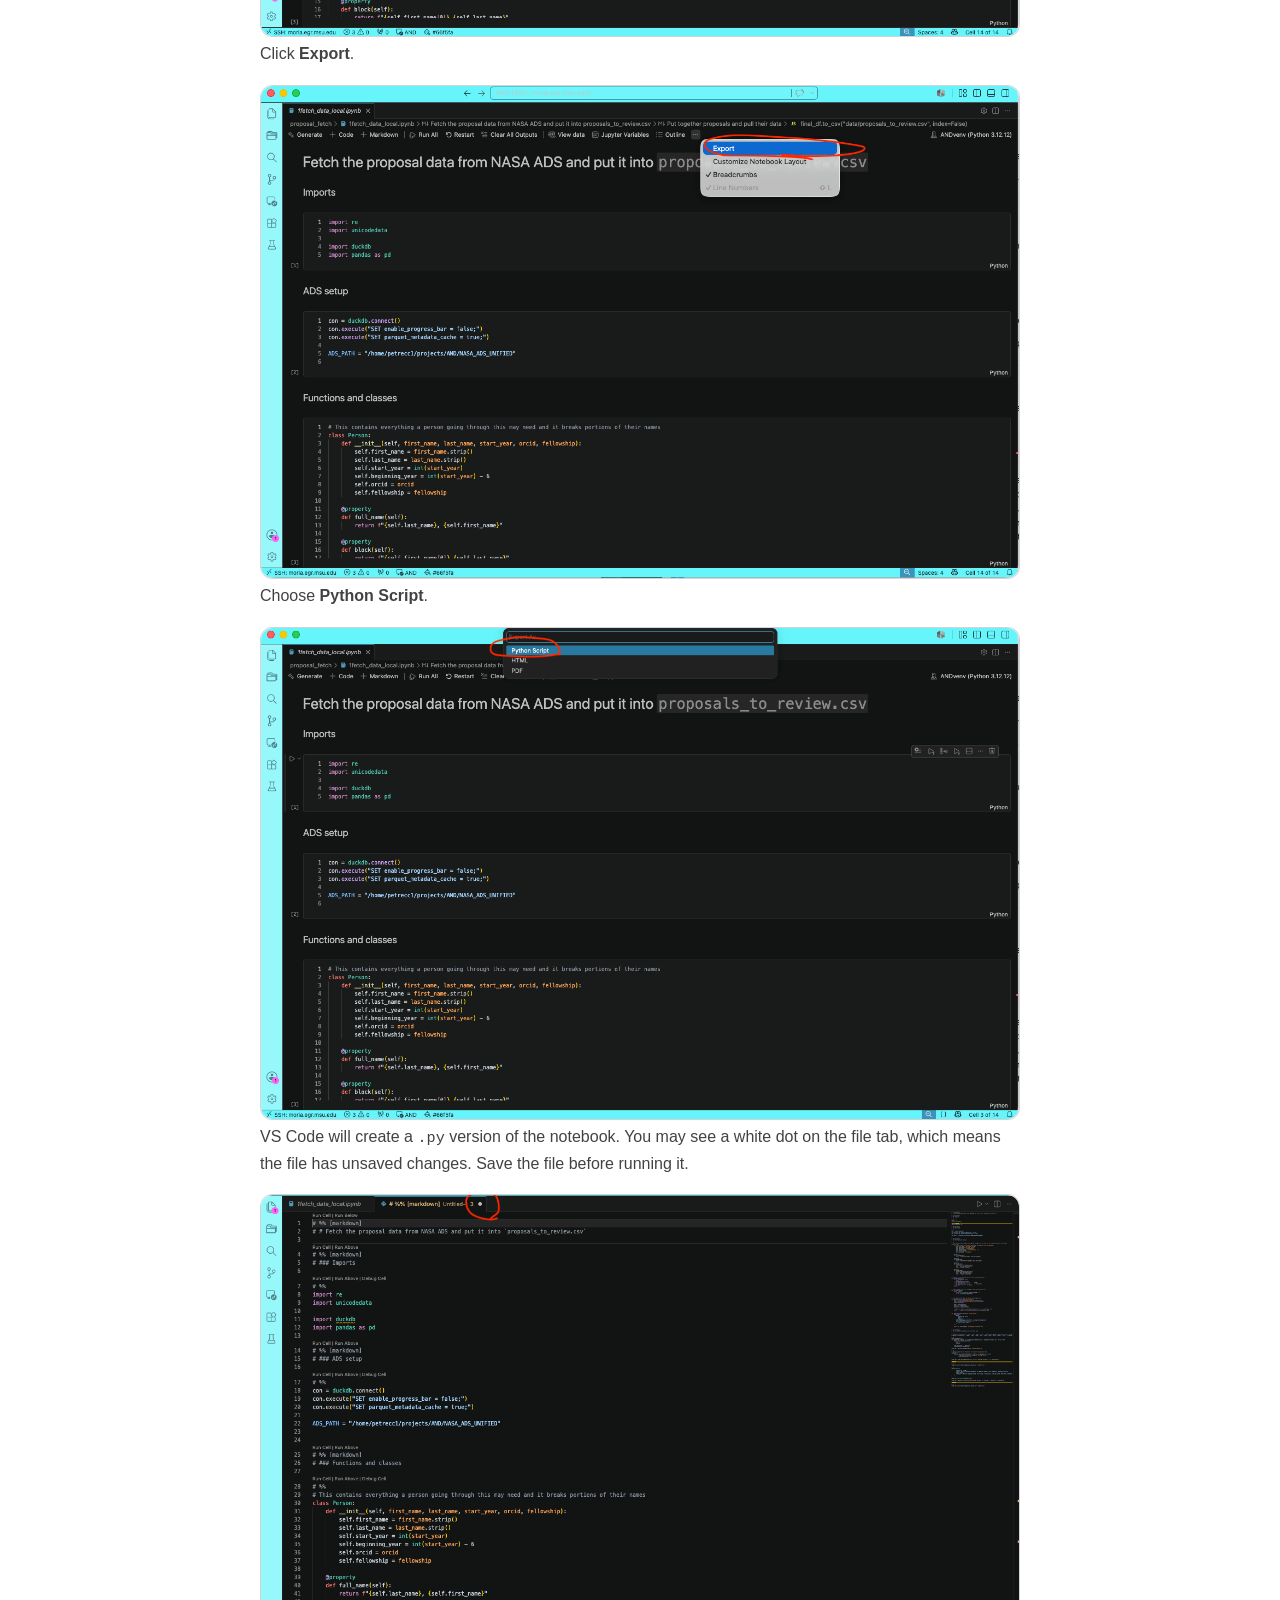
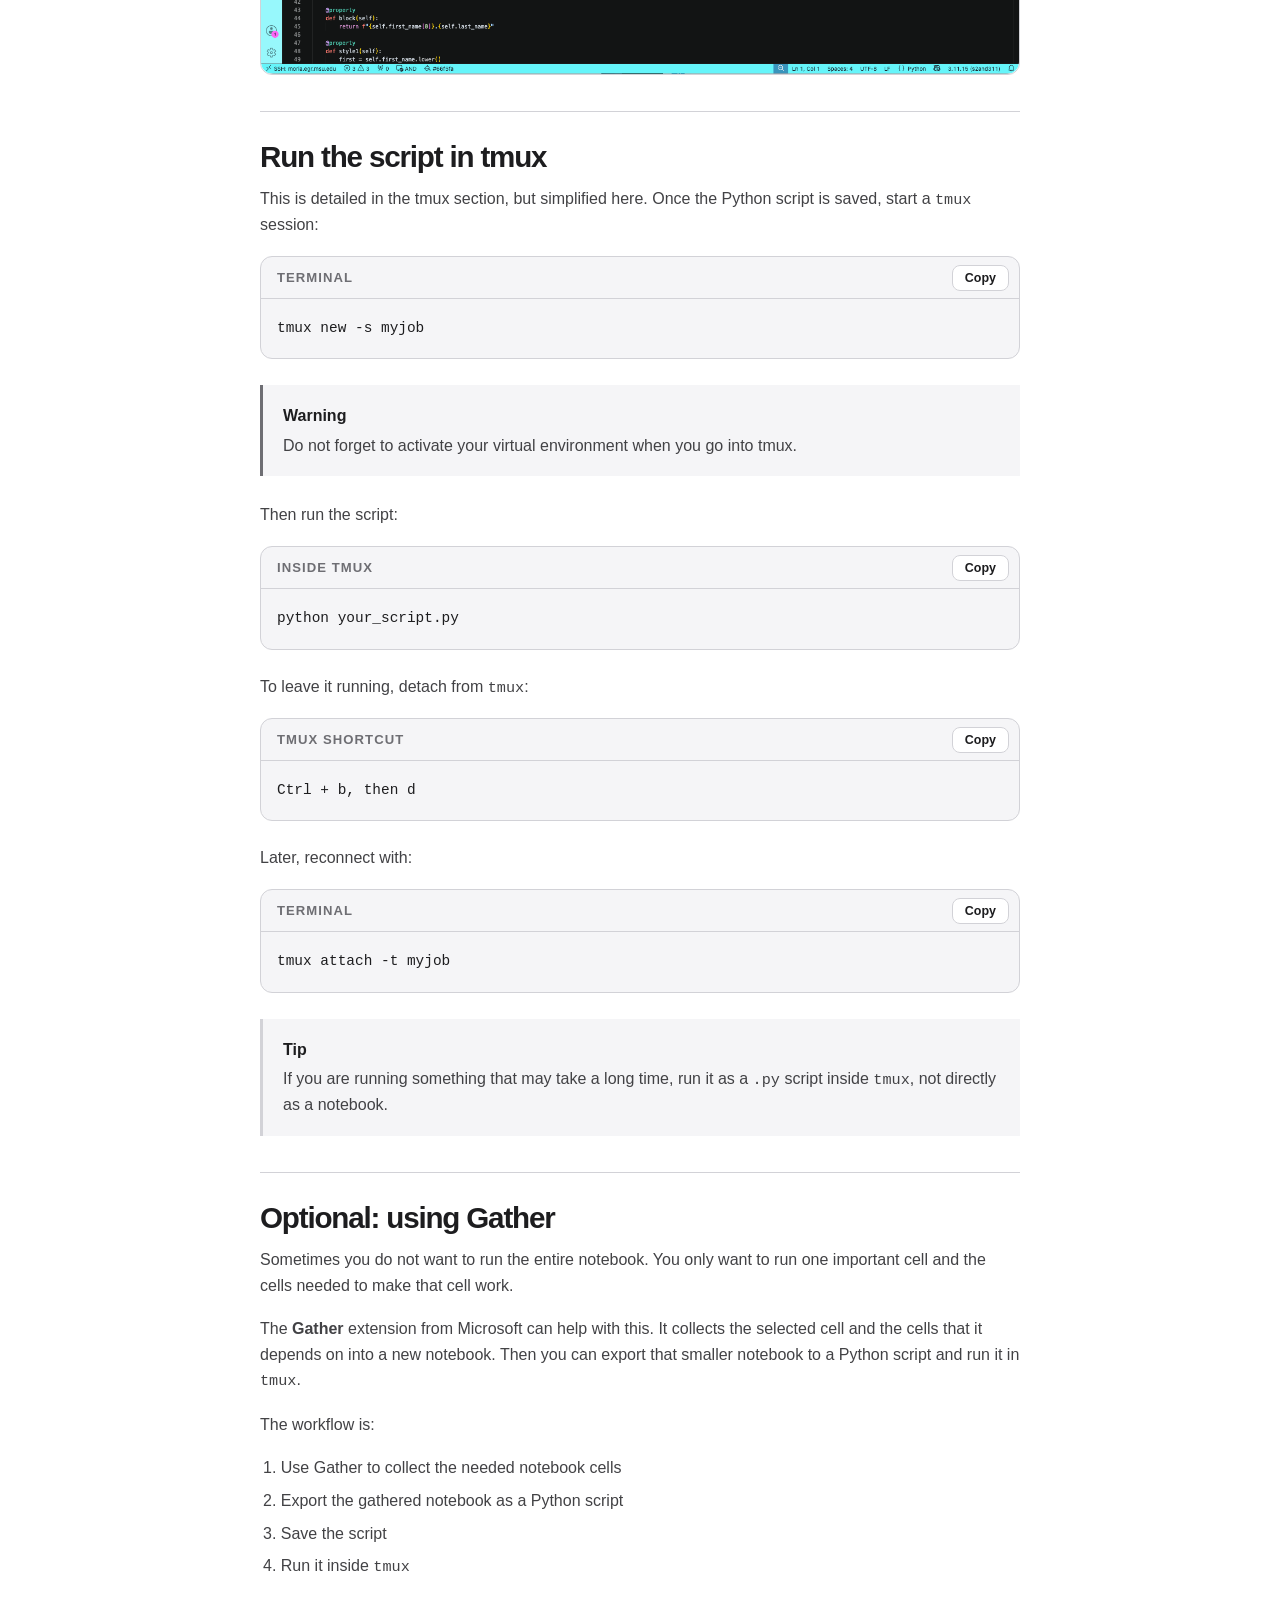
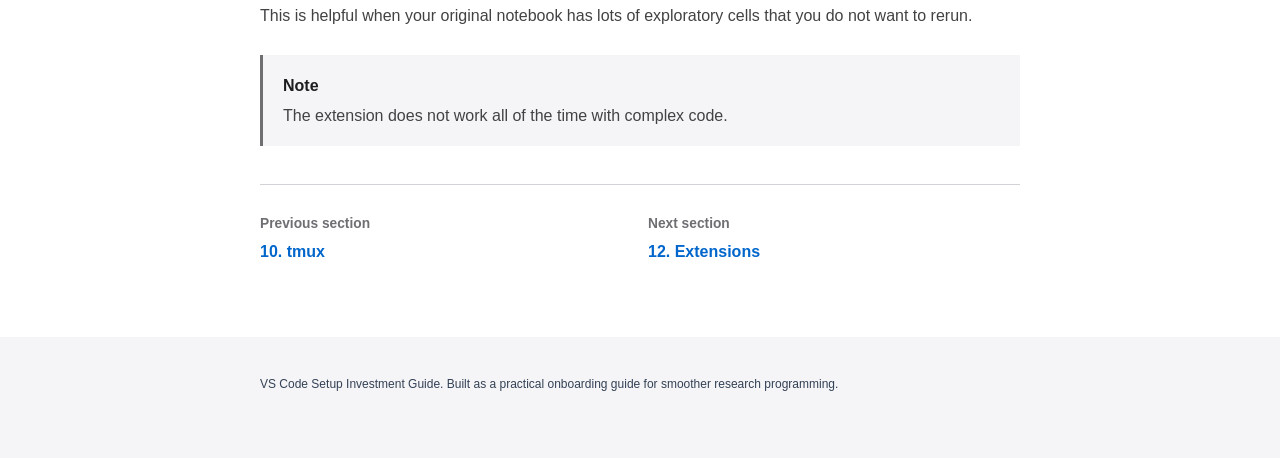
<file: sections/11-jupyter-tmux.html>
<!DOCTYPE html>
<html lang="en">
<head>
  <meta charset="UTF-8" />
  <meta name="viewport" content="width=device-width, initial-scale=1.0" />
  <title>Jupyter Code in tmux | VS Code Setup Investment Guide</title>
  <meta
    name="description"
    content="Export Jupyter notebook code to a Python script and run it safely inside tmux on a remote machine."
  />

  <style>
    :root {
      --bg: #0f172a;
      --bg-soft: #111827;
      --card: #ffffff;
      --card-soft: #f8fafc;
      --text: #0f172a;
      --muted: #64748b;
      --white: #ffffff;
      --accent: #38bdf8;
      --accent-dark: #0284c7;
      --accent-soft: #e0f2fe;
      --border: #e2e8f0;
      --tip-bg: #ecfeff;
      --tip-border: #67e8f9;
      --tip-text: #155e75;
      --warning-bg: #fff7ed;
      --warning-border: #fdba74;
      --warning-text: #9a3412;
      --code-bg: #0f172a;
      --code-text: #e2e8f0;
      --shadow: 0 20px 50px rgba(15, 23, 42, 0.14);
      --radius: 22px;
      --max-width: 980px;
    }

    * {
      box-sizing: border-box;
    }

    html {
      scroll-behavior: smooth;
    }

    body {
      margin: 0;
      font-family:
        Inter, ui-sans-serif, system-ui, -apple-system, BlinkMacSystemFont,
        "Segoe UI", sans-serif;
      background: #f8fafc;
      color: var(--text);
      line-height: 1.65;
    }

    a {
      color: inherit;
      text-decoration: none;
    }

    code {
      font-family:
        "SFMono-Regular", Consolas, "Liberation Mono", Menlo, monospace;
      font-size: 0.95em;
    }

    .page {
      min-height: 100vh;
      background:
        radial-gradient(circle at top left, rgba(56, 189, 248, 0.28), transparent 30rem),
        linear-gradient(180deg, #0f172a 0%, #111827 34%, #f8fafc 34%, #f8fafc 100%);
    }

    .container {
      width: min(100% - 32px, var(--max-width));
      margin: 0 auto;
    }

    .site-header {
      padding: 24px 0;
      color: var(--white);
    }

    .nav {
      display: flex;
      align-items: center;
      justify-content: space-between;
      gap: 24px;
    }

    .brand {
      display: flex;
      align-items: center;
      gap: 12px;
      font-weight: 800;
      letter-spacing: -0.03em;
    }

    .brand-mark {
      width: 42px;
      height: 42px;
      display: grid;
      place-items: center;
      border-radius: 14px;
      background: rgba(255, 255, 255, 0.12);
      border: 1px solid rgba(255, 255, 255, 0.22);
      color: var(--accent);
      font-weight: 900;
    }

    .nav-links {
      display: flex;
      align-items: center;
      gap: 18px;
      font-size: 0.95rem;
      color: rgba(255, 255, 255, 0.78);
    }

    .nav-links a:hover {
      color: var(--white);
    }

    .hero {
      color: var(--white);
      padding: 56px 0 72px;
    }

    .eyebrow {
      display: inline-flex;
      align-items: center;
      gap: 10px;
      padding: 8px 12px;
      margin-bottom: 20px;
      border-radius: 999px;
      color: #bae6fd;
      background: rgba(14, 165, 233, 0.12);
      border: 1px solid rgba(186, 230, 253, 0.22);
      font-size: 0.9rem;
      font-weight: 700;
    }

    .eyebrow-dot {
      width: 9px;
      height: 9px;
      border-radius: 999px;
      background: var(--accent);
      box-shadow: 0 0 18px rgba(56, 189, 248, 0.8);
    }

    h1 {
      margin: 0;
      max-width: 860px;
      font-size: clamp(2.4rem, 6vw, 4.8rem);
      line-height: 0.98;
      letter-spacing: -0.07em;
    }

    .hero p {
      max-width: 780px;
      margin: 24px 0 0;
      color: rgba(255, 255, 255, 0.76);
      font-size: clamp(1.05rem, 2vw, 1.22rem);
    }

    .hero-actions {
      display: flex;
      flex-wrap: wrap;
      gap: 14px;
      margin-top: 32px;
    }

    .button {
      display: inline-flex;
      align-items: center;
      justify-content: center;
      min-height: 48px;
      padding: 0 20px;
      border-radius: 999px;
      font-weight: 800;
      transition:
        transform 160ms ease,
        box-shadow 160ms ease,
        background 160ms ease;
    }

    .button:hover {
      transform: translateY(-2px);
    }

    .button-primary {
      background: var(--accent);
      color: #082f49;
      box-shadow: 0 14px 32px rgba(56, 189, 248, 0.28);
    }

    .button-primary:hover {
      background: #7dd3fc;
    }

    .button-secondary {
      color: var(--white);
      background: rgba(255, 255, 255, 0.08);
      border: 1px solid rgba(255, 255, 255, 0.2);
    }

    main {
      padding-bottom: 72px;
    }

    .content-panel {
      margin-top: -38px;
      position: relative;
      z-index: 5;
      background: var(--card);
      border: 1px solid var(--border);
      border-radius: var(--radius);
      box-shadow: var(--shadow);
      padding: clamp(24px, 4vw, 46px);
    }

    .section-number {
      width: 48px;
      height: 48px;
      display: grid;
      place-items: center;
      margin-bottom: 18px;
      border-radius: 16px;
      background: var(--accent-soft);
      color: var(--accent-dark);
      font-weight: 900;
    }

    h2 {
      margin: 38px 0 12px;
      font-size: clamp(1.35rem, 3vw, 1.85rem);
      line-height: 1.15;
      letter-spacing: -0.04em;
    }

    h3 {
      margin: 30px 0 10px;
      font-size: 1.12rem;
      line-height: 1.25;
      letter-spacing: -0.025em;
    }

    p {
      margin: 0 0 18px;
      color: #334155;
    }

    ol,
    ul {
      margin: 0 0 24px;
      padding-left: 1.3rem;
      color: #334155;
    }

    li {
      margin: 7px 0;
    }

    .tip,
    .warning {
      margin: 26px 0;
      padding: 18px 20px;
      border-radius: 18px;
    }

    .tip {
      background: var(--tip-bg);
      border: 1px solid var(--tip-border);
      color: var(--tip-text);
    }

    .warning {
      background: var(--warning-bg);
      border: 1px solid var(--warning-border);
      color: var(--warning-text);
    }

    .tip strong,
    .warning strong {
      display: block;
      margin-bottom: 4px;
    }

    .tip strong {
      color: #164e63;
    }

    .warning strong {
      color: #7c2d12;
    }

    .step {
      margin-top: 28px;
      padding: 22px;
      border: 1px solid var(--border);
      border-radius: 20px;
      background: var(--card-soft);
    }

    .step h2,
    .step h3 {
      margin-top: 0;
    }

    .screenshot {
      margin: 18px auto 4px;
      padding: 10px;
      border-radius: 18px;
      background: #ffffff;
      border: 1px solid var(--border);
      box-shadow: 0 12px 28px rgba(15, 23, 42, 0.08);
    }

    .screenshot img {
      display: block;
      width: 100%;
      max-width: 900px;
      margin: 0 auto;
      border-radius: 12px;
    }

    .code-block {
      position: relative;
      margin: 18px 0 24px;
      border-radius: 18px;
      overflow: hidden;
      background: var(--code-bg);
      border: 1px solid rgba(148, 163, 184, 0.28);
    }

    .code-label {
      padding: 10px 16px;
      color: #94a3b8;
      font-size: 0.82rem;
      font-weight: 800;
      text-transform: uppercase;
      letter-spacing: 0.08em;
      border-bottom: 1px solid rgba(148, 163, 184, 0.18);
    }

    pre {
      margin: 0;
      padding: 18px 16px;
      overflow-x: auto;
      color: var(--code-text);
      font-size: 0.95rem;
      line-height: 1.55;
    }

    .workflow-grid {
      display: grid;
      grid-template-columns: repeat(3, minmax(0, 1fr));
      gap: 16px;
      margin: 18px 0 28px;
    }

    .workflow-card {
      padding: 20px;
      border-radius: 18px;
      border: 1px solid var(--border);
      background: var(--card-soft);
    }

    .workflow-card strong {
      display: block;
      margin-bottom: 6px;
      color: var(--accent-dark);
    }

    .workflow-card p {
      margin: 0;
      color: var(--muted);
      font-size: 0.95rem;
    }

    .next-section {
      display: flex;
      justify-content: space-between;
      gap: 16px;
      margin-top: 38px;
      padding-top: 28px;
      border-top: 1px solid var(--border);
    }

    .next-card {
      flex: 1;
      padding: 18px 20px;
      border-radius: 18px;
      border: 1px solid var(--border);
      background: var(--card-soft);
      transition:
        transform 160ms ease,
        box-shadow 160ms ease,
        border-color 160ms ease;
    }

    .next-card:hover {
      transform: translateY(-3px);
      border-color: #bae6fd;
      box-shadow: 0 12px 28px rgba(15, 23, 42, 0.08);
    }

    .next-card span {
      display: block;
      margin-bottom: 4px;
      color: var(--muted);
      font-size: 0.86rem;
      font-weight: 700;
    }

    .next-card strong {
      color: var(--accent-dark);
      font-size: 1rem;
    }

    .footer {
      padding: 38px 0 46px;
      color: #64748b;
      text-align: center;
      font-size: 0.95rem;
    }

    @media (max-width: 700px) {
      .nav {
        align-items: flex-start;
        flex-direction: column;
      }

      .nav-links {
        flex-wrap: wrap;
      }

      .hero {
        padding-top: 42px;
      }

      .workflow-grid {
        grid-template-columns: 1fr;
      }

      .next-section {
        flex-direction: column;
      }
    }
.copy-btn {
  position: absolute;
  top: 8px;
  right: 10px;
  padding: 5px 12px;
  border: 1px solid rgba(148, 163, 184, 0.35);
  border-radius: 8px;
  background: rgba(148, 163, 184, 0.12);
  color: #94a3b8;
  font-size: 0.78rem;
  font-weight: 700;
  cursor: pointer;
  transition: background 120ms ease, color 120ms ease;
}

.copy-btn:hover {
  background: rgba(56, 189, 248, 0.18);
  color: #7dd3fc;
}

.copy-btn.copied {
  color: #34d399;
  border-color: rgba(52, 211, 153, 0.4);
}
  </style>
  <link rel="stylesheet" href="../style.css" />
</head>

<body>
  <div class="page">
    <header class="site-header">
      <div class="container nav">
        <a href="../index.html" class="brand" aria-label="VS Code Setup Guide home">
          <span class="brand-mark">VS</span>
          <span>Setup Investment Guide</span>
        </a>

        <nav class="nav-links" aria-label="Main navigation">
          <a href="../index.html">Home</a>
          <a href="../index.html#sections">Sections</a>
          <a href="10-tmux.html">Previous</a>
          <a href="12-extensions.html">Next</a>
        </nav>
      </div>
    </header>

    <section class="hero">
      <div class="container">
        <div class="eyebrow">
          <span class="eyebrow-dot"></span>
          Section 11
        </div>

        <h1>Jupyter Notebook Code in tmux</h1>

        <p>
          Notebooks are great for exploration, but long-running jobs are safer as
          Python scripts inside tmux. This keeps the code running even if you
          disconnect.
        </p>

        <div class="hero-actions">
          <a class="button button-primary" href="#start">Start section</a>
          <a class="button button-secondary" href="../index.html#sections">Back to sections</a>
        </div>
      </div>
    </section>

    <main>
      <div class="container">
        <article class="content-panel" id="start">
          <div class="section-number">11</div>

          <p>
            Jupyter notebooks are great for exploration, but they are not
            necessarily ideal for long-running jobs on remote machines. If you
            close your laptop, lose connection, or disconnect from Moria, the
            notebook may stop running.
          </p>

          <p>For long jobs, the safer workflow is:</p>

          <div class="workflow-grid">
            <div class="workflow-card">
              <strong>1. Write and test</strong>
              <p>Use the notebook to explore and make sure the code works.</p>
            </div>

            <div class="workflow-card">
              <strong>2. Export</strong>
              <p>Turn the notebook into a normal Python script.</p>
            </div>

            <div class="workflow-card">
              <strong>3. Run in tmux</strong>
              <p>Run the script inside tmux so it survives disconnects.</p>
            </div>
          </div>

          <p>
            This lets the code keep running even if you disconnect.
          </p>

          <section class="step">
            <h2>Export a notebook to a Python script</h2>

            <p>
              In VS Code, open the notebook you want to run.
            </p>

            <p>
              Click the three dots at the top of the notebook.
            </p>

            <figure class="screenshot">
              <img
                src="notebook_run_images/notebook_run1.png"
                alt="VS Code notebook toolbar showing the three dots menu"
              />
            </figure>

            <p>
              Click <strong>Export</strong>.
            </p>

            <figure class="screenshot">
              <img
                src="notebook_run_images/notebook_run2.png"
                alt="VS Code notebook menu with Export option"
              />
            </figure>

            <p>
              Choose <strong>Python Script</strong>.
            </p>

            <figure class="screenshot">
              <img
                src="notebook_run_images/notebook_run3.png"
                alt="VS Code export menu showing Python Script option"
              />
            </figure>

            <p>
              VS Code will create a <code>.py</code> version of the notebook. You
              may see a white dot on the file tab, which means the file has
              unsaved changes. Save the file before running it.
            </p>

            <figure class="screenshot">
              <img
                src="notebook_run_images/notebook_run4.png"
                alt="VS Code showing the exported Python script from a notebook"
              />
            </figure>
          </section>

          <section class="step">
            <h2>Run the script in tmux</h2>

            <p>
              This is detailed in the tmux section, but simplified here. Once the
              Python script is saved, start a <code>tmux</code> session:
            </p>

            <div class="code-block">
              <div class="code-label">Terminal</div>
              <pre><code>tmux new -s myjob</code></pre>
            </div>

            <div class="warning">
              <strong>Warning</strong>
              Do not forget to activate your virtual environment when you go
              into tmux.
            </div>

            <p>Then run the script:</p>

            <div class="code-block">
              <div class="code-label">Inside tmux</div>
              <pre><code>python your_script.py</code></pre>
            </div>

            <p>
              To leave it running, detach from <code>tmux</code>:
            </p>

            <div class="code-block">
              <div class="code-label">tmux shortcut</div>
              <pre><code>Ctrl + b, then d</code></pre>
            </div>

            <p>Later, reconnect with:</p>

            <div class="code-block">
              <div class="code-label">Terminal</div>
              <pre><code>tmux attach -t myjob</code></pre>
            </div>

            <div class="tip">
              <strong>Tip</strong>
              If you are running something that may take a long time, run it as a
              <code>.py</code> script inside <code>tmux</code>, not directly as a
              notebook.
            </div>
          </section>

          <section class="step">
            <h2>Optional: using Gather</h2>

            <p>
              Sometimes you do not want to run the entire notebook. You only want
              to run one important cell and the cells needed to make that cell
              work.
            </p>

            <p>
              The <strong>Gather</strong> extension from Microsoft can help with
              this. It collects the selected cell and the cells that it depends
              on into a new notebook. Then you can export that smaller notebook
              to a Python script and run it in <code>tmux</code>.
            </p>

            <p>The workflow is:</p>

            <ol>
              <li>Use Gather to collect the needed notebook cells</li>
              <li>Export the gathered notebook as a Python script</li>
              <li>Save the script</li>
              <li>Run it inside <code>tmux</code></li>
            </ol>

            <p>
              This is helpful when your original notebook has lots of exploratory
              cells that you do not want to rerun.
            </p>

            <div class="warning">
              <strong>Note</strong>
              The extension does not work all of the time with complex code.
            </div>
          </section>

          <div class="next-section">
            <a class="next-card" href="10-tmux.html">
              <span>Previous section</span>
              <strong>10. tmux</strong>
            </a>

            <a class="next-card" href="12-extensions.html">
              <span>Next section</span>
              <strong>12. Extensions</strong>
            </a>
          </div>
        </article>
      </div>
    </main>

    <footer class="footer">
      <div class="container">
        <p>
          VS Code Setup Investment Guide. Built as a practical onboarding guide
          for smoother research programming.
        </p>
      </div>
    </footer>
  </div>
<script>
  document.querySelectorAll(".code-block").forEach((block) => {
    const btn = document.createElement("button");
    btn.className = "copy-btn";
    btn.textContent = "Copy";
    btn.addEventListener("click", () => {
      const code = block.querySelector("pre").innerText;
      navigator.clipboard.writeText(code).then(() => {
        btn.textContent = "Copied!";
        btn.classList.add("copied");
        setTimeout(() => {
          btn.textContent = "Copy";
          btn.classList.remove("copied");
        }, 1600);
      });
    });
    block.appendChild(btn);
  });
</script>
</body>
</html>
</file>
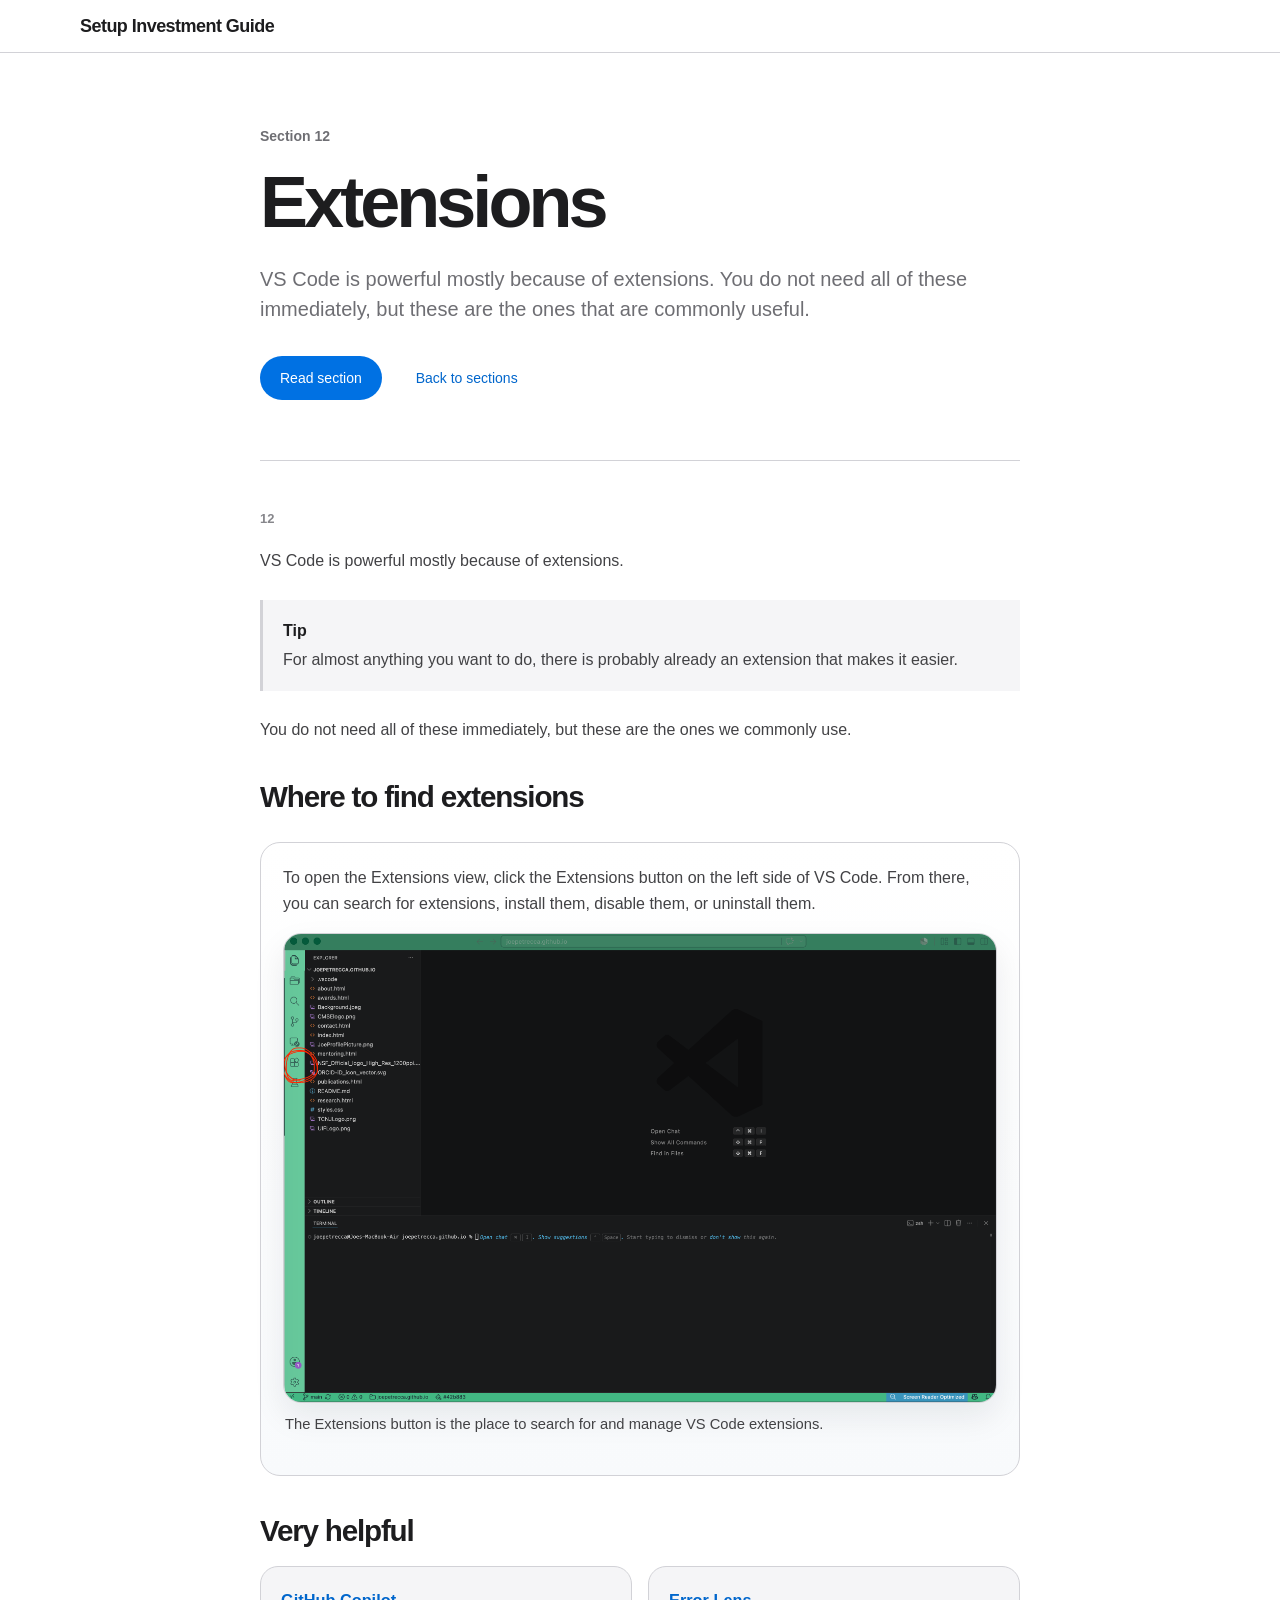
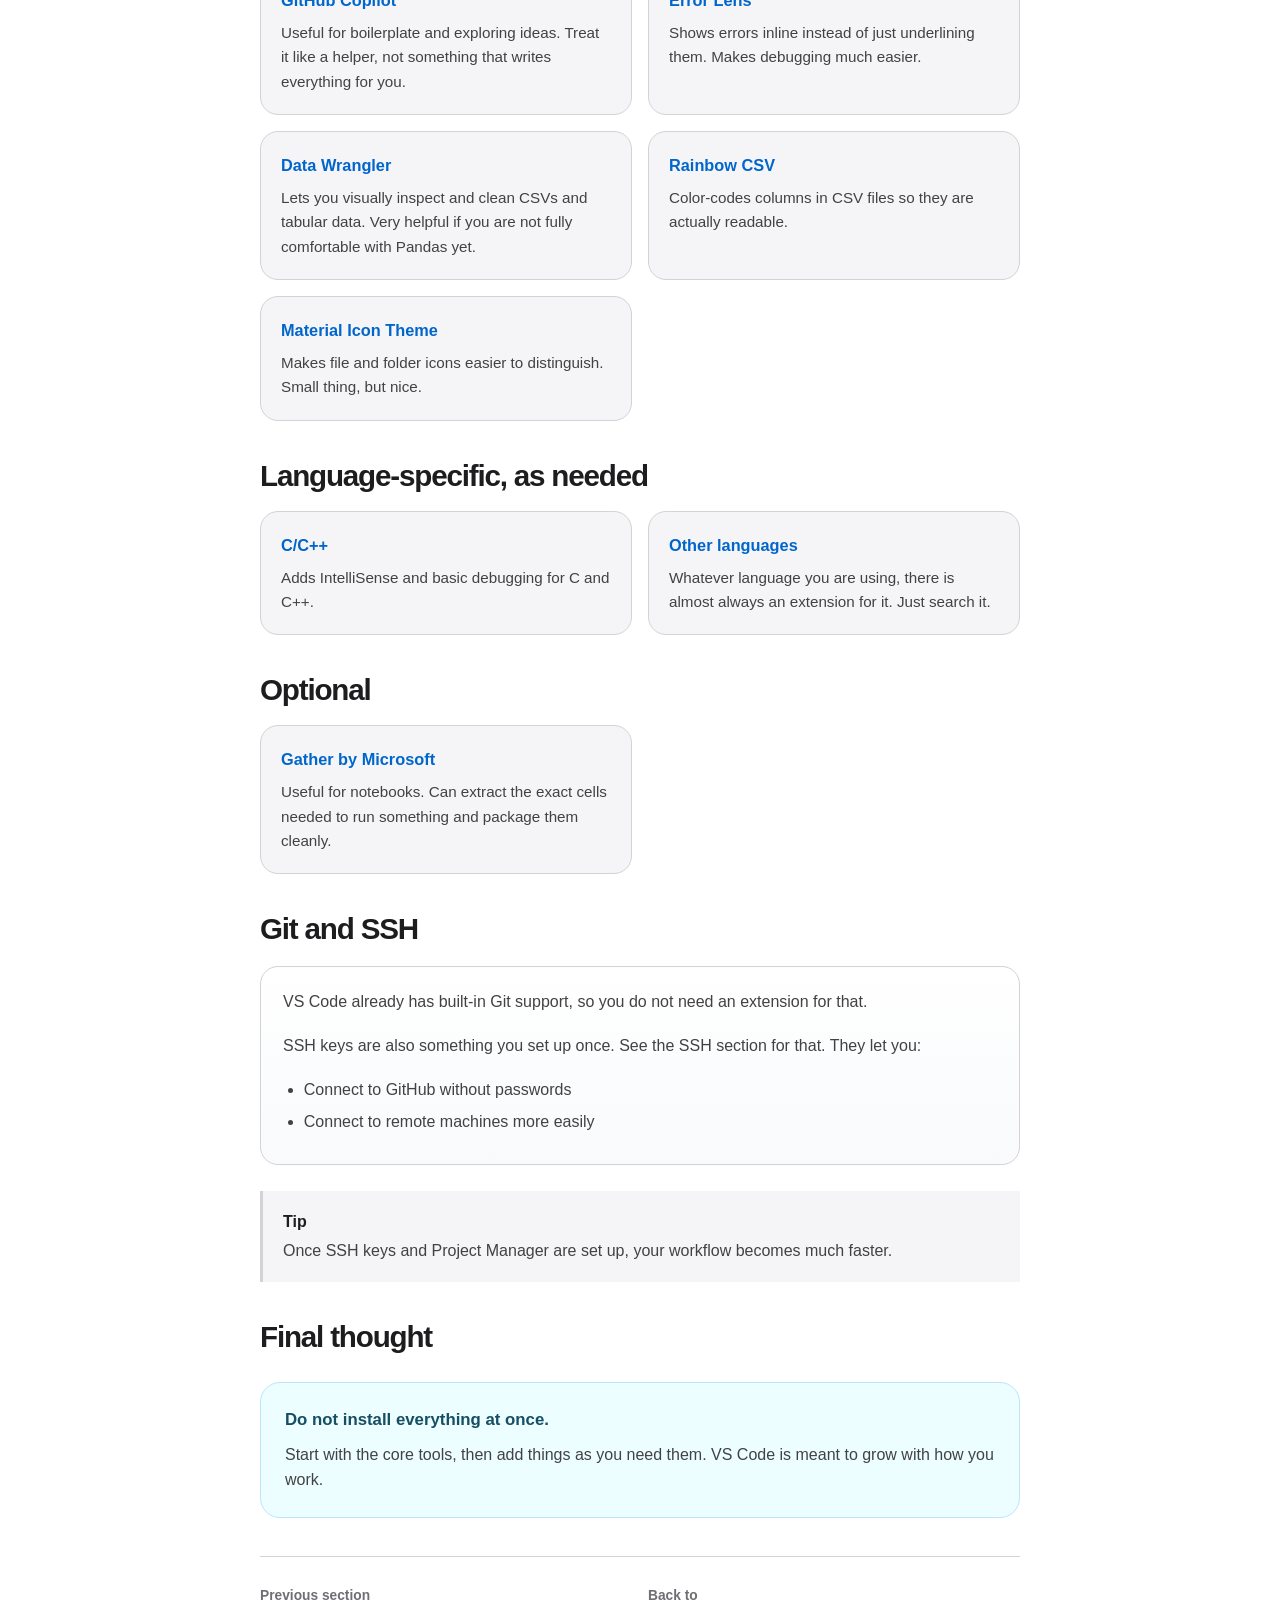
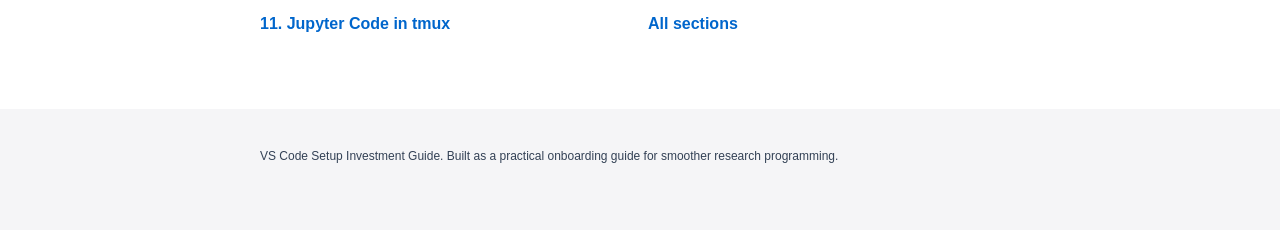
<file: sections/12-extensions.html>
<!DOCTYPE html>
<html lang="en">
<head>
  <meta charset="UTF-8" />
  <meta name="viewport" content="width=device-width, initial-scale=1.0" />
  <title>Extensions | VS Code Setup Investment Guide</title>
  <meta
    name="description"
    content="Recommended VS Code extensions for smoother programming, debugging, notebooks, CSVs, icons, and language support."
  />

  <style>
    :root {
      --bg: #0f172a;
      --bg-soft: #111827;
      --card: #ffffff;
      --card-soft: #f8fafc;
      --text: #0f172a;
      --muted: #64748b;
      --white: #ffffff;
      --accent: #38bdf8;
      --accent-dark: #0284c7;
      --accent-soft: #e0f2fe;
      --border: #e2e8f0;
      --tip-bg: #ecfeff;
      --tip-border: #67e8f9;
      --tip-text: #155e75;
      --shadow: 0 20px 50px rgba(15, 23, 42, 0.14);
      --radius: 22px;
      --max-width: 980px;
    }

    * {
      box-sizing: border-box;
    }

    html {
      scroll-behavior: smooth;
    }

    body {
      margin: 0;
      font-family:
        Inter, ui-sans-serif, system-ui, -apple-system, BlinkMacSystemFont,
        "Segoe UI", sans-serif;
      background: #f8fafc;
      color: var(--text);
      line-height: 1.65;
    }

    a {
      color: inherit;
      text-decoration: none;
    }

    .page {
      min-height: 100vh;
      background:
        radial-gradient(circle at top left, rgba(56, 189, 248, 0.28), transparent 30rem),
        linear-gradient(180deg, #0f172a 0%, #111827 34%, #f8fafc 34%, #f8fafc 100%);
    }

    .container {
      width: min(100% - 32px, var(--max-width));
      margin: 0 auto;
    }

    .site-header {
      padding: 24px 0;
      color: var(--white);
    }

    .nav {
      display: flex;
      align-items: center;
      justify-content: space-between;
      gap: 24px;
    }

    .brand {
      display: flex;
      align-items: center;
      gap: 12px;
      font-weight: 800;
      letter-spacing: -0.03em;
    }

    .brand-mark {
      width: 42px;
      height: 42px;
      display: grid;
      place-items: center;
      border-radius: 14px;
      background: rgba(255, 255, 255, 0.12);
      border: 1px solid rgba(255, 255, 255, 0.22);
      color: var(--accent);
      font-weight: 900;
    }

    .nav-links {
      display: flex;
      align-items: center;
      gap: 18px;
      font-size: 0.95rem;
      color: rgba(255, 255, 255, 0.78);
    }

    .nav-links a:hover {
      color: var(--white);
    }

    .hero {
      color: var(--white);
      padding: 56px 0 72px;
    }

    .eyebrow {
      display: inline-flex;
      align-items: center;
      gap: 10px;
      padding: 8px 12px;
      margin-bottom: 20px;
      border-radius: 999px;
      color: #bae6fd;
      background: rgba(14, 165, 233, 0.12);
      border: 1px solid rgba(186, 230, 253, 0.22);
      font-size: 0.9rem;
      font-weight: 700;
    }

    .eyebrow-dot {
      width: 9px;
      height: 9px;
      border-radius: 999px;
      background: var(--accent);
      box-shadow: 0 0 18px rgba(56, 189, 248, 0.8);
    }

    h1 {
      margin: 0;
      max-width: 860px;
      font-size: clamp(2.4rem, 6vw, 4.8rem);
      line-height: 0.98;
      letter-spacing: -0.07em;
    }

    .hero p {
      max-width: 780px;
      margin: 24px 0 0;
      color: rgba(255, 255, 255, 0.76);
      font-size: clamp(1.05rem, 2vw, 1.22rem);
    }

    .hero-actions {
      display: flex;
      flex-wrap: wrap;
      gap: 14px;
      margin-top: 32px;
    }

    .button {
      display: inline-flex;
      align-items: center;
      justify-content: center;
      min-height: 48px;
      padding: 0 20px;
      border-radius: 999px;
      font-weight: 800;
      transition:
        transform 160ms ease,
        box-shadow 160ms ease,
        background 160ms ease;
    }

    .button:hover {
      transform: translateY(-2px);
    }

    .button-primary {
      background: var(--accent);
      color: #082f49;
      box-shadow: 0 14px 32px rgba(56, 189, 248, 0.28);
    }

    .button-primary:hover {
      background: #7dd3fc;
    }

    .button-secondary {
      color: var(--white);
      background: rgba(255, 255, 255, 0.08);
      border: 1px solid rgba(255, 255, 255, 0.2);
    }

    main {
      padding-bottom: 72px;
    }

    .content-panel {
      margin-top: -38px;
      position: relative;
      z-index: 5;
      background: var(--card);
      border: 1px solid var(--border);
      border-radius: var(--radius);
      box-shadow: var(--shadow);
      padding: clamp(24px, 4vw, 46px);
    }

    .section-number {
      width: 48px;
      height: 48px;
      display: grid;
      place-items: center;
      margin-bottom: 18px;
      border-radius: 16px;
      background: var(--accent-soft);
      color: var(--accent-dark);
      font-weight: 900;
    }

    h2 {
      margin: 38px 0 12px;
      font-size: clamp(1.35rem, 3vw, 1.85rem);
      line-height: 1.15;
      letter-spacing: -0.04em;
    }

    p {
      margin: 0 0 18px;
      color: #334155;
    }

    .tip {
      margin: 26px 0;
      padding: 18px 20px;
      border-radius: 18px;
      background: var(--tip-bg);
      border: 1px solid var(--tip-border);
      color: var(--tip-text);
    }

    .tip strong {
      display: block;
      margin-bottom: 4px;
      color: #164e63;
    }

    .image-callout {
      margin: 28px 0 34px;
      padding: 22px;
      border-radius: 20px;
      border: 1px solid var(--border);
      background: linear-gradient(180deg, #ffffff 0%, #f8fafc 100%);
    }

    .image-callout p {
      margin-bottom: 16px;
    }

    .image-frame {
      overflow: hidden;
      border-radius: 18px;
      border: 1px solid var(--border);
      background: #ffffff;
      box-shadow: 0 14px 32px rgba(15, 23, 42, 0.08);
    }

    .image-frame img {
      display: block;
      width: 100%;
      height: auto;
    }

    .image-caption {
      margin: 10px 2px 0;
      color: var(--muted);
      font-size: 0.92rem;
    }

    .extension-grid {
      display: grid;
      grid-template-columns: repeat(2, minmax(0, 1fr));
      gap: 16px;
      margin: 18px 0 28px;
    }

    .extension-card {
      padding: 20px;
      border-radius: 18px;
      border: 1px solid var(--border);
      background: var(--card-soft);
    }

    .extension-card strong {
      display: block;
      margin-bottom: 8px;
      color: var(--accent-dark);
      font-size: 1.02rem;
    }

    .extension-card p {
      margin: 0;
      color: var(--muted);
      font-size: 0.95rem;
    }

    .built-in-card {
      margin-top: 20px;
      padding: 22px;
      border-radius: 18px;
      border: 1px solid var(--border);
      background: linear-gradient(180deg, #ffffff 0%, #f8fafc 100%);
    }

    .built-in-card ul {
      margin: 10px 0 0;
      padding-left: 1.3rem;
      color: #334155;
    }

    .built-in-card li {
      margin: 7px 0;
    }

    .final-card {
      margin-top: 28px;
      padding: 24px;
      border-radius: 20px;
      border: 1px solid #bae6fd;
      background: #ecfeff;
    }

    .final-card strong {
      display: block;
      margin-bottom: 8px;
      color: #164e63;
      font-size: 1.05rem;
    }

    .final-card p {
      margin: 0;
      color: #155e75;
    }

    .next-section {
      display: flex;
      justify-content: space-between;
      gap: 16px;
      margin-top: 38px;
      padding-top: 28px;
      border-top: 1px solid var(--border);
    }

    .next-card {
      flex: 1;
      padding: 18px 20px;
      border-radius: 18px;
      border: 1px solid var(--border);
      background: var(--card-soft);
      transition:
        transform 160ms ease,
        box-shadow 160ms ease,
        border-color 160ms ease;
    }

    .next-card:hover {
      transform: translateY(-3px);
      border-color: #bae6fd;
      box-shadow: 0 12px 28px rgba(15, 23, 42, 0.08);
    }

    .next-card span {
      display: block;
      margin-bottom: 4px;
      color: var(--muted);
      font-size: 0.86rem;
      font-weight: 700;
    }

    .next-card strong {
      color: var(--accent-dark);
      font-size: 1rem;
    }

    .footer {
      padding: 38px 0 46px;
      color: #64748b;
      text-align: center;
      font-size: 0.95rem;
    }

    @media (max-width: 700px) {
      .nav {
        align-items: flex-start;
        flex-direction: column;
      }

      .nav-links {
        flex-wrap: wrap;
      }

      .hero {
        padding-top: 42px;
      }

      .extension-grid {
        grid-template-columns: 1fr;
      }

      .next-section {
        flex-direction: column;
      }
    }
  </style>
  <link rel="stylesheet" href="../style.css" />
</head>

<body>
  <div class="page">
    <header class="site-header">
      <div class="container nav">
        <a href="../index.html" class="brand" aria-label="VS Code Setup Guide home">
          <span class="brand-mark">VS</span>
          <span>Setup Investment Guide</span>
        </a>

        <nav class="nav-links" aria-label="Main navigation">
          <a href="../index.html">Home</a>
          <a href="../index.html#sections">Sections</a>
          <a href="11-jupyter-tmux.html">Previous</a>
        </nav>
      </div>
    </header>

    <section class="hero">
      <div class="container">
        <div class="eyebrow">
          <span class="eyebrow-dot"></span>
          Section 12
        </div>

        <h1>Extensions</h1>

        <p>
          VS Code is powerful mostly because of extensions. You do not need all
          of these immediately, but these are the ones that are commonly useful.
        </p>

        <div class="hero-actions">
          <a class="button button-primary" href="#start">Read section</a>
          <a class="button button-secondary" href="../index.html#sections">Back to sections</a>
        </div>
      </div>
    </section>

    <main>
      <div class="container">
        <article class="content-panel" id="start">
          <div class="section-number">12</div>

          <p>
            VS Code is powerful mostly because of extensions.
          </p>

          <div class="tip">
            <strong>Tip</strong>
            For almost anything you want to do, there is probably already an
            extension that makes it easier.
          </div>

          <p>
            You do not need all of these immediately, but these are the ones we
            commonly use.
          </p>

          <h2>Where to find extensions</h2>

          <div class="image-callout">
            <p>
              To open the Extensions view, click the Extensions button on the
              left side of VS Code. From there, you can search for extensions,
              install them, disable them, or uninstall them.
            </p>

            <div class="image-frame">
              <img
                src="extensions/extensions.png"
                alt="The Extensions button in the VS Code sidebar"
              />
            </div>

            <p class="image-caption">
              The Extensions button is the place to search for and manage VS
              Code extensions.
            </p>
          </div>

          <h2>Very helpful</h2>

          <div class="extension-grid">
            <div class="extension-card">
              <strong>GitHub Copilot</strong>
              <p>
                Useful for boilerplate and exploring ideas. Treat it like a
                helper, not something that writes everything for you.
              </p>
            </div>

            <div class="extension-card">
              <strong>Error Lens</strong>
              <p>
                Shows errors inline instead of just underlining them. Makes
                debugging much easier.
              </p>
            </div>

            <div class="extension-card">
              <strong>Data Wrangler</strong>
              <p>
                Lets you visually inspect and clean CSVs and tabular data. Very
                helpful if you are not fully comfortable with Pandas yet.
              </p>
            </div>

            <div class="extension-card">
              <strong>Rainbow CSV</strong>
              <p>
                Color-codes columns in CSV files so they are actually readable.
              </p>
            </div>

            <div class="extension-card">
              <strong>Material Icon Theme</strong>
              <p>
                Makes file and folder icons easier to distinguish. Small thing,
                but nice.
              </p>
            </div>
          </div>

          <h2>Language-specific, as needed</h2>

          <div class="extension-grid">
            <div class="extension-card">
              <strong>C/C++</strong>
              <p>
                Adds IntelliSense and basic debugging for C and C++.
              </p>
            </div>

            <div class="extension-card">
              <strong>Other languages</strong>
              <p>
                Whatever language you are using, there is almost always an
                extension for it. Just search it.
              </p>
            </div>
          </div>

          <h2>Optional</h2>

          <div class="extension-grid">
            <div class="extension-card">
              <strong>Gather by Microsoft</strong>
              <p>
                Useful for notebooks. Can extract the exact cells needed to run
                something and package them cleanly.
              </p>
            </div>
          </div>

          <h2>Git and SSH</h2>

          <div class="built-in-card">
            <p>
              VS Code already has built-in Git support, so you do not need an
              extension for that.
            </p>

            <p>
              SSH keys are also something you set up once. See the SSH section
              for that. They let you:
            </p>

            <ul>
              <li>Connect to GitHub without passwords</li>
              <li>Connect to remote machines more easily</li>
            </ul>
          </div>

          <div class="tip">
            <strong>Tip</strong>
            Once SSH keys and Project Manager are set up, your workflow becomes
            much faster.
          </div>

          <h2>Final thought</h2>

          <div class="final-card">
            <strong>Do not install everything at once.</strong>
            <p>
              Start with the core tools, then add things as you need them. VS
              Code is meant to grow with how you work.
            </p>
          </div>

          <div class="next-section">
            <a class="next-card" href="11-jupyter-tmux.html">
              <span>Previous section</span>
              <strong>11. Jupyter Code in tmux</strong>
            </a>

            <a class="next-card" href="../index.html#sections">
              <span>Back to</span>
              <strong>All sections</strong>
            </a>
          </div>
        </article>
      </div>
    </main>

    <footer class="footer">
      <div class="container">
        <p>
          VS Code Setup Investment Guide. Built as a practical onboarding guide
          for smoother research programming.
        </p>
      </div>
    </footer>
  </div>
</body>
</html>
</file>
<file: style.css>
/* Shared visual language for the guide; instructional content stays in HTML. */
:root {
  --bg: #f5f5f7;
  --bg-soft: #f5f5f7;
  --card: #fff;
  --card-soft: #f5f5f7;
  --text: #1d1d1f;
  --muted: #6e6e73;
  --accent: #0071e3;
  --accent-dark: #06c;
  --accent-soft: #f5f5f7;
  --border: #d2d2d7;
  --code-bg: #f5f5f7;
  --code-text: #1d1d1f;
  --tip-bg: #f5f5f7;
  --tip-border: #d2d2d7;
  --tip-text: #424245;
  --warning-bg: #f5f5f7;
  --warning-border: #86868b;
  --warning-text: #1d1d1f;
  --shadow: 0 2px 10px rgba(0, 0, 0, .035);
}

html { scroll-behavior: smooth; }
body {
  background: #f5f5f7;
  color: #1d1d1f;
  font-family: -apple-system, BlinkMacSystemFont, "Helvetica Neue", Arial, sans-serif;
  line-height: 1.6;
}
.page { background: #f5f5f7; }
.container { width: min(1120px, calc(100% - 80px)); }
.site-header {
  padding: 0;
  background: #fff;
  color: #1d1d1f;
  border-bottom: 1px solid #d2d2d7;
}
.nav { min-height: 52px; }
.brand { font-size: 18px; font-weight: 600; letter-spacing: -.03em; }
.brand-mark, .nav-links, .eyebrow-dot { display: none; }
.hero { color: #1d1d1f; padding: 100px 0 80px; }
.hero-grid { grid-template-columns: minmax(0, 1fr) minmax(260px, .65fr); align-items: center; gap: 64px; }
.hero-grid > div:first-child { animation: rise-in .65s ease-out both; }
.hero-visual {
  overflow: hidden;
  border: 1px solid #e2e2e7;
  border-radius: 18px;
  background: #fff;
  box-shadow: 0 20px 50px rgba(29, 29, 31, .08), 0 2px 8px rgba(29, 29, 31, .04);
  animation: rise-in .8s .1s ease-out both;
}
.visual-header { display: flex; gap: 7px; padding: 17px 20px; border-bottom: 1px solid #ededf0; }
.visual-header span { width: 7px; height: 7px; border-radius: 50%; background: #d2d2d7; }
.visual-body { padding: 32px; }
.visual-line { height: 8px; margin-bottom: 18px; border-radius: 8px; background: #e8e8ed; }
.visual-line-short { width: 34%; }
.visual-line-blue { width: 65%; background: #cfe4fa; }
.visual-line-long { width: 84%; }
.visual-line-medium { width: 55%; }
.visual-cursor { width: 8px; height: 17px; margin-top: 26px; border-radius: 2px; background: #0071e3; }
.eyebrow {
  display: block;
  margin: 0 0 18px;
  padding: 0;
  border: 0;
  border-radius: 0;
  background: none;
  color: #6e6e73;
  font-size: 14px;
  font-weight: 600;
}
h1 { font-size: clamp(43px, 5vw, 56px); line-height: 1.08; letter-spacing: -.045em; font-weight: 600; }
.hero p { color: #6e6e73; font-size: 20px; line-height: 1.5; }
.button { min-height: 44px; border-radius: 980px; font-size: 14px; font-weight: 500; transition: background-color .2s, transform .2s, box-shadow .2s; }
.button:hover { transform: translateY(-2px); }
.button:active { transform: translateY(0); }
.button-primary { background: #0071e3; color: #fff; box-shadow: none; }
.button-primary:hover { background: #0077ed; }
.button-secondary { color: #06c; background: transparent; border: 0; }
.button-secondary:hover { text-decoration: underline; }
.hero-card { padding: 20px 0 0; color: #1d1d1f; background: none; border: 0; border-top: 1px solid #d2d2d7; border-radius: 0; box-shadow: none; }
.hero-card h2, .hero-card h3 { color: #1d1d1f; }
.hero-card li, .hero-card p { color: #6e6e73; }
.check { color: #0071e3; background: none; }
.panel { margin: 0; padding: 0; border: 0; border-radius: 0; background: none; box-shadow: none; }
.section { padding: 0 0 100px; }
.section-heading h2 { color: #1d1d1f; font-size: 28px; letter-spacing: -.035em; }
.section-heading p { color: #6e6e73; }
.cards { gap: 14px; }
.card { background: #fff; border: 0; border-radius: 18px; box-shadow: 0 2px 10px rgba(0, 0, 0, .035); transition: transform .2s, box-shadow .2s; animation: rise-in .6s ease-out both; }
.card:nth-child(3n + 2) { animation-delay: .07s; }
.card:nth-child(3n) { animation-delay: .14s; }
.card:hover { transform: scale(1.015); box-shadow: 0 7px 22px rgba(0, 0, 0, .08); }
.card-number { color: #06c; background: #f2f7fd; font-size: 13px; font-weight: 600; }
.card h3 { color: #1d1d1f; }
.card p { color: #6e6e73; }
.card-link { color: #06c; }
.card-link::after { content: ' ›'; display: inline-block; transition: transform .2s; }
.card:hover .card-link::after { transform: translateX(5px); }
.why { background: #fff; border: 0; box-shadow: none; }
.why-item { border-color: #d2d2d7; }
.why-item h3 { color: #1d1d1f; }
.why-item p { color: #6e6e73; }

/* Section pages use a quiet, narrow reading column. */
body:has(.content-panel) .page { background: #fff; }
body:has(.content-panel) .container { width: min(760px, calc(100% - 80px)); }
body:has(.content-panel) .site-header .container { width: min(1120px, calc(100% - 80px)); }
body:has(.content-panel) .hero { padding: 72px 0 60px; }
body:has(.content-panel) h1 { font-size: clamp(48px, 7vw, 72px); line-height: 1.04; letter-spacing: -.055em; }
.content-panel { margin: 0; padding: 48px 0 0; border: 0; border-top: 1px solid #d2d2d7; border-radius: 0; box-shadow: none; }
.content-panel p, .content-panel ul, .content-panel ol { color: #424245; }
.content-panel a:not(.next-card) { color: #06c; text-decoration: underline; }
.content-panel a.download-link,
.content-panel a.download-link:hover,
.content-panel a.download-link:visited {
  color: #fff;
  background: #06c;
  text-decoration: none;
}
.content-panel a.download-link:hover { background: #0055aa; }
.section-number { display: block; width: auto; height: auto; margin-bottom: 18px; background: none; color: #86868b; font-size: 13px; }
.step { margin-top: 36px; padding: 28px 0 0; border: 0; border-top: 1px solid #d2d2d7; border-radius: 0; background: none; }
.tip, .warning { border-radius: 0; border: 0; border-left: 3px solid #d2d2d7; background: #f5f5f7; color: #424245; }
.warning { border-left-color: #6e6e73; }
.tip strong, .warning strong { color: #1d1d1f; }
.option-card { border-radius: 12px; background: #f5f5f7; }
.code-block { background: #f5f5f7; border: 1px solid #d2d2d7; border-radius: 12px; }
.code-label { color: #6e6e73; border-color: #d2d2d7; }
pre { color: #1d1d1f; }
.copy-btn, .copy-btn.copied { color: #1d1d1f; background: #fff; border-color: #d2d2d7; }
.copy-btn:hover { color: #06c; background: #fff; }
.screenshot { padding: 0; border-radius: 12px; box-shadow: none; overflow: hidden; }
.screenshot img { height: auto; }
.screenshot figcaption { padding: 12px 16px; color: #6e6e73; font-size: 13px; line-height: 1.5; }
.next-card { padding: 0; border: 0; border-radius: 0; background: none; }
.next-card:hover { transform: none; box-shadow: none; }
.next-card strong { color: #06c; }
.next-card:hover strong { text-decoration: underline; }
.next-card { transition: transform .2s; }
.next-card:hover { transform: translateX(4px); }
.content-panel { animation: rise-in .55s ease-out both; }
@keyframes rise-in {
  from { opacity: 0; transform: translateY(16px); }
  to { opacity: 1; transform: translateY(0); }
}
.footer { background: #f5f5f7; color: #6e6e73; text-align: left; font-size: 12px; }
a:focus-visible, button:focus-visible, summary:focus-visible { outline: 3px solid #0071e3; outline-offset: 4px; }
@media (max-width: 760px) {
  .container, body:has(.content-panel) .container, body:has(.content-panel) .site-header .container { width: calc(100% - 40px); }
  .nav { flex-direction: row; align-items: center; }
  .brand { font-size: 16px; }
  .hero, body:has(.content-panel) .hero { padding: 60px 0 52px; }
  .hero-grid { grid-template-columns: 1fr; gap: 40px; }
  .hero-visual { max-width: 420px; }
  .cards { grid-template-columns: repeat(2, minmax(0, 1fr)); }
  body:has(.content-panel) h1 { font-size: clamp(38px, 9vw, 48px); }
  .option-grid { grid-template-columns: 1fr; }
}
@media (max-width: 420px) { .cards { grid-template-columns: 1fr; } }
@media (prefers-reduced-motion: reduce) {
  html { scroll-behavior: auto; }
  *, *::before, *::after { scroll-behavior: auto !important; transition: none !important; animation: none !important; }
}
</file>
